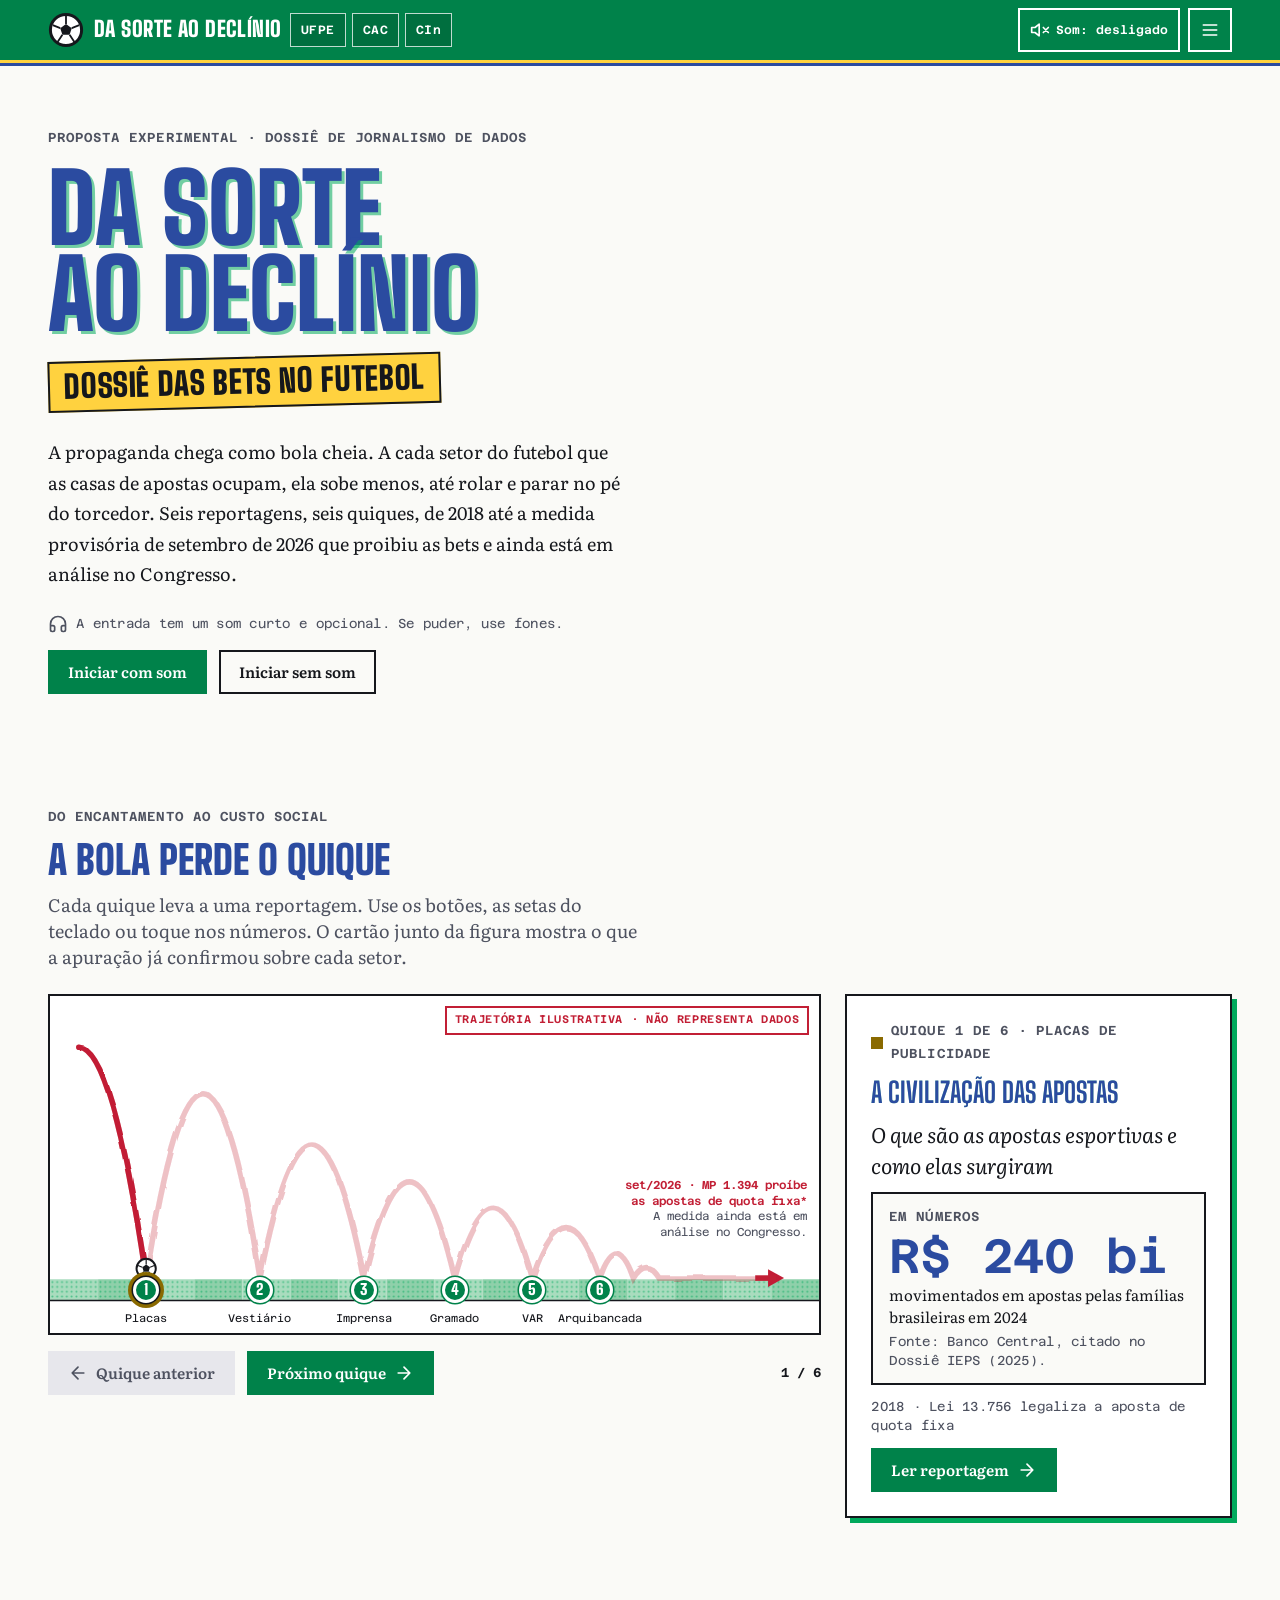
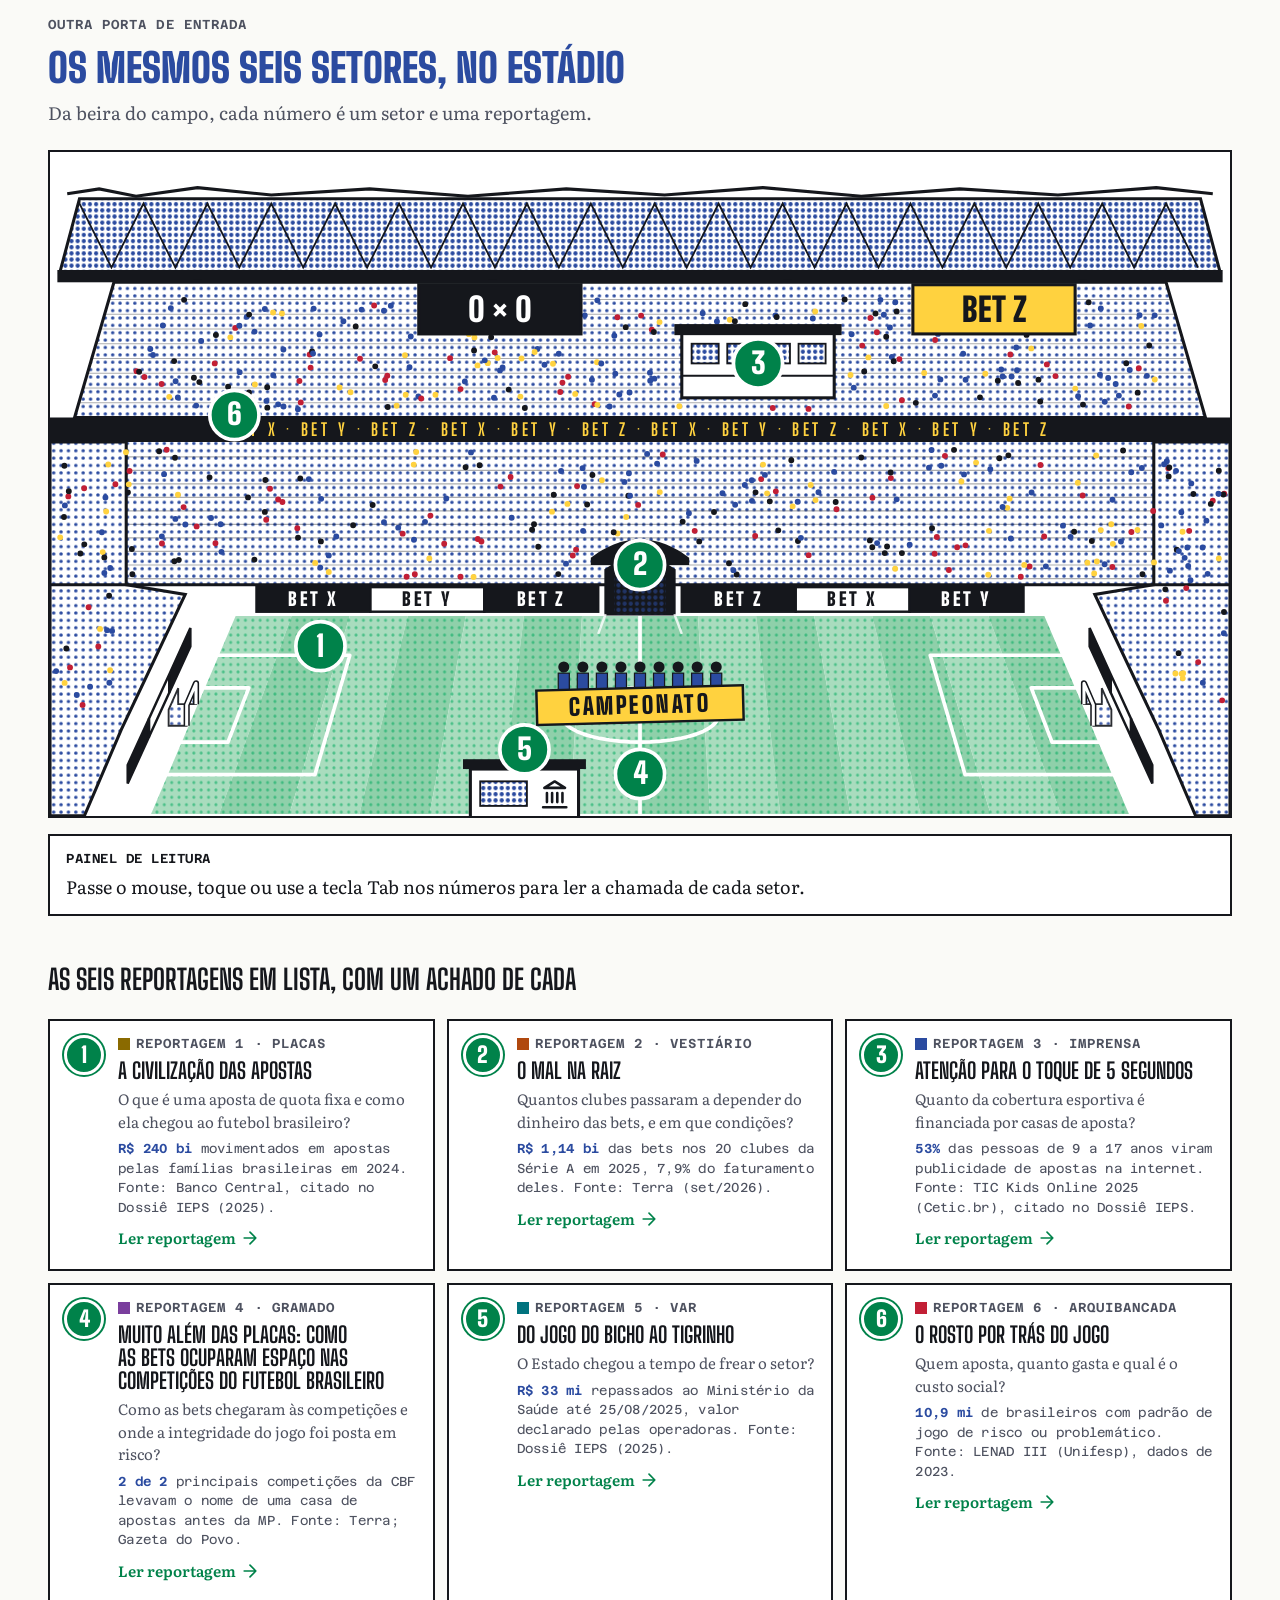
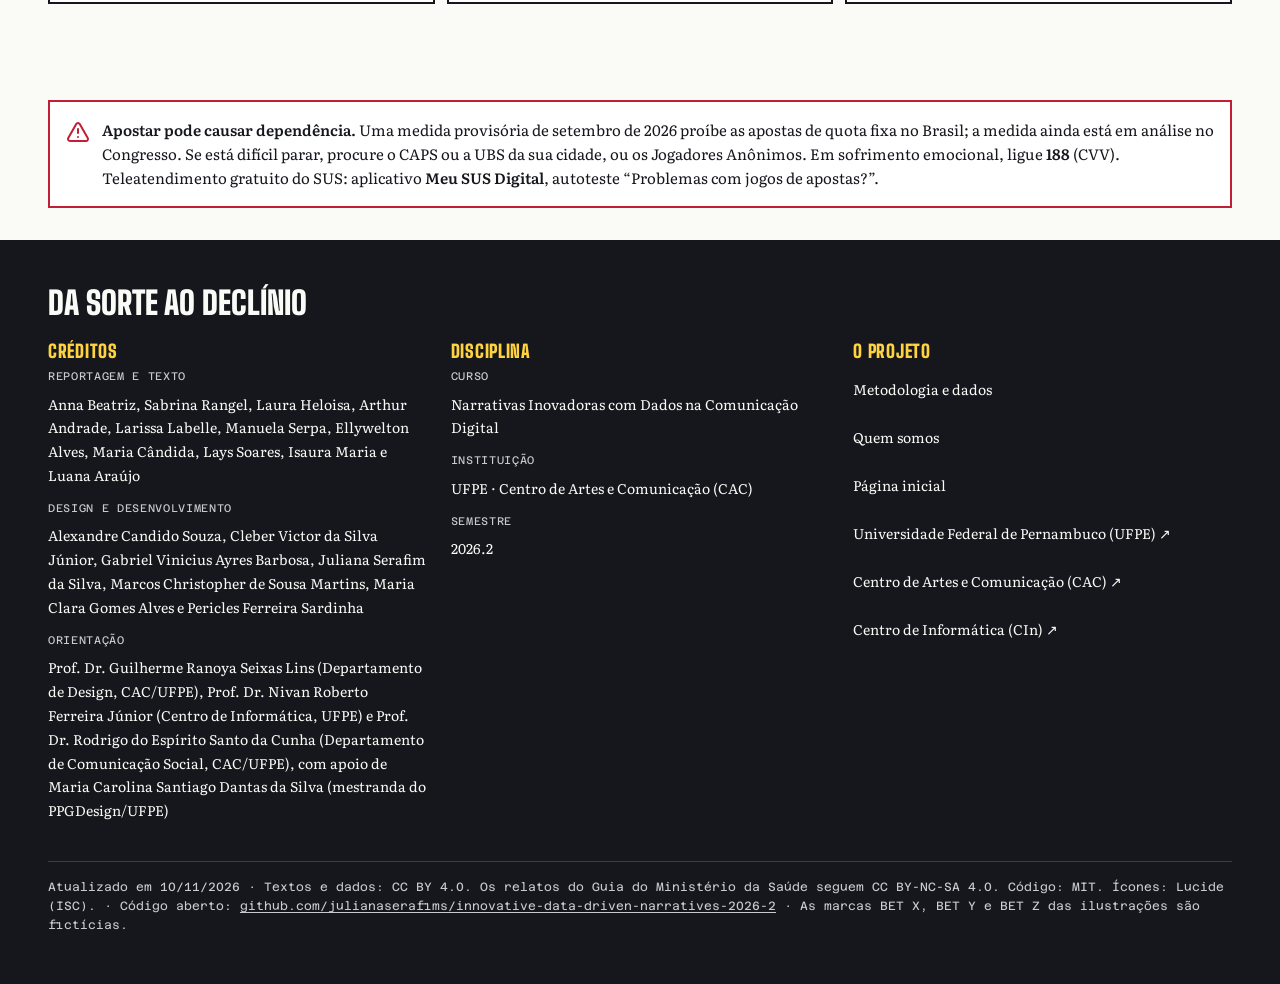
<file: index.html>
<!doctype html>
<html lang="pt-BR">
<head>
<meta charset="utf-8">
<meta name="viewport" content="width=device-width, initial-scale=1, viewport-fit=cover">
<title> Da Sorte ao Declínio </title>
<link rel="icon" href="assets/img/favicon.svg" type="image/svg+xml">
<link rel="icon" href="assets/img/favicon-32.png" sizes="32x32" type="image/png">
<link rel="apple-touch-icon" href="assets/img/apple-touch-icon.png">
<meta name="description" content="Dossiê de jornalismo de dados sobre as casas de apostas no futebol brasileiro, de 2018 a 2026.">
<link rel="preconnect" href="https://fonts.googleapis.com"><link rel="preconnect" href="https://fonts.gstatic.com" crossorigin>
<link rel="stylesheet" href="https://fonts.googleapis.com/css2?family=Big+Shoulders+Display:wght@700;900&family=Literata:ital,opsz,wght@0,7..72,400;0,7..72,600;1,7..72,400&family=Azeret+Mono:wght@400;600&display=swap" media="print" onload="this.media='all'">
<noscript><link rel="stylesheet" href="https://fonts.googleapis.com/css2?family=Big+Shoulders+Display:wght@700;900&family=Literata:ital,opsz,wght@0,7..72,400;0,7..72,600;1,7..72,400&family=Azeret+Mono:wght@400;600&display=swap"></noscript>
<link rel="stylesheet" href="assets/css/tokens.css">
<link rel="stylesheet" href="assets/css/site.css">
</head>
<body data-raiz="">
<!-- O cabeçalho, o menu, o aviso de jogo responsável e o rodapé são montados por assets/js/site.js
     a partir de assets/js/mapa-narrativo.js (edite os créditos lá, uma vez só). -->
<main id="conteudo" tabindex="-1">

  <!-- ============ 1. ENTRADA ============ -->
  <section class="hero" aria-labelledby="titulo">
    <div class="conteiner">
      <p class="eyebrow">Proposta experimental · Dossiê de jornalismo de dados</p>
      <h1 id="titulo" class="titulo-display">Da Sorte ao Declínio</h1>
      <p><span class="faixa">Dossiê das bets no futebol</span></p>
      <p class="intro">A propaganda chega como bola cheia. A cada setor do futebol que as casas de apostas ocupam, ela sobe menos, até rolar e parar no pé do torcedor. Seis reportagens, seis quiques, de 2018 até a medida provisória de setembro de 2026 que proibiu as bets e ainda está em análise no Congresso.</p>
      <p class="dica-fones legenda"><svg class="icone" viewBox="0 0 24 24" aria-hidden="true" focusable="false"><path d="M3 14h3a2 2 0 0 1 2 2v3a2 2 0 0 1-2 2H5a2 2 0 0 1-2-2v-7a9 9 0 0 1 18 0v7a2 2 0 0 1-2 2h-1a2 2 0 0 1-2-2v-3a2 2 0 0 1 2-2h3"/></svg> A entrada tem um som curto e opcional. Se puder, use fones.</p>
      <div class="botoes">
        <button class="btn btn-primario" type="button" data-iniciar="com-som">Iniciar com som</button>
        <button class="btn btn-secundario" type="button" data-iniciar="sem-som">Iniciar sem som</button>
      </div>
    </div>
  </section>

  <!-- ============ 2. A BOLA QUE PERDE O QUIQUE ============ -->
  <section id="trajetoria" class="secao" tabindex="-1" aria-labelledby="t-traj">
    <div class="conteiner">
      <div class="cab-secao">
        <p class="eyebrow">Do encantamento ao custo social</p>
        <h2 id="t-traj">A bola perde o quique</h2>
        <p class="linha-fina">Cada quique leva a uma reportagem. Use os botões, as setas do teclado ou toque nos números. O cartão junto da figura mostra o que a apuração já confirmou sobre cada setor.</p>
      </div>
      <div class="c-grade">
        <div>
          <div class="c-rolagem" id="c-rolagem">
            <div class="c-figura" id="figura" role="group" aria-label="Trajetória ilustrativa da bola, com seis quiques, um para cada reportagem">
              <span class="selo-ilustrativo">Trajetória ilustrativa · não representa dados</span>
              <svg id="svg-traj" viewBox="0 0 960 420" preserveAspectRatio="none" aria-hidden="true" focusable="false"></svg>
              <ol class="c-pontos" id="c-pontos"></ol>
              <p class="c-fim" id="c-fim"></p>
            </div>
          </div>
          <div class="c-controles">
            <button class="btn btn-secundario" type="button" id="btn-ant"><svg class="icone" viewBox="0 0 24 24" aria-hidden="true" focusable="false"><path d="M19 12H5M12 19l-7-7 7-7"/></svg> Quique anterior</button>
            <button class="btn btn-primario" type="button" id="btn-prox">Próximo quique <svg class="icone" viewBox="0 0 24 24" aria-hidden="true" focusable="false"><path d="M5 12h14M12 5l7 7-7 7"/></svg></button>
            <span class="contador" id="contador" aria-hidden="true"></span>
          </div>
        </div>
        <div class="c-cartao" id="cartao" aria-live="polite"></div>
      </div>
    </div>
  </section>

  <!-- ============ 3. O MESMO DOSSIÊ VISTO DO ESTÁDIO + LISTA ============ -->
  <section class="secao" id="estadio" aria-labelledby="t-estadio">
    <div class="conteiner">
      <div class="cab-secao">
        <p class="eyebrow">Outra porta de entrada</p>
        <h2 id="t-estadio">Os mesmos seis setores, no estádio</h2>
        <p class="linha-fina">Da beira do campo, cada número é um setor e uma reportagem.</p>
      </div>
      <div class="estadio-rolagem" id="rolagem">
        <svg id="svg-estadio" class="estadio-svg" viewBox="0 0 960 540" role="group"></svg>
      </div>
      <div class="painel-leitura" id="painel" aria-live="polite">
        <span class="pl-cab">Painel de leitura</span>
        <span class="pl-txt">Passe o mouse, toque ou use a tecla Tab nos números para ler a chamada de cada setor.</span>
      </div>
      <h3 class="lista-tit">As seis reportagens em lista, com um achado de cada</h3>
      <ol class="lista-reportagens" id="lista"></ol>
    </div>
  </section>
</main>
<script src="assets/js/mapa-narrativo.js"></script>
<script src="assets/js/site.js"></script>
<script src="assets/js/home.js"></script>
<script>
/* tudo o que a home faz está em assets/js/home.js */
</script>
</body>
</html>
</file>
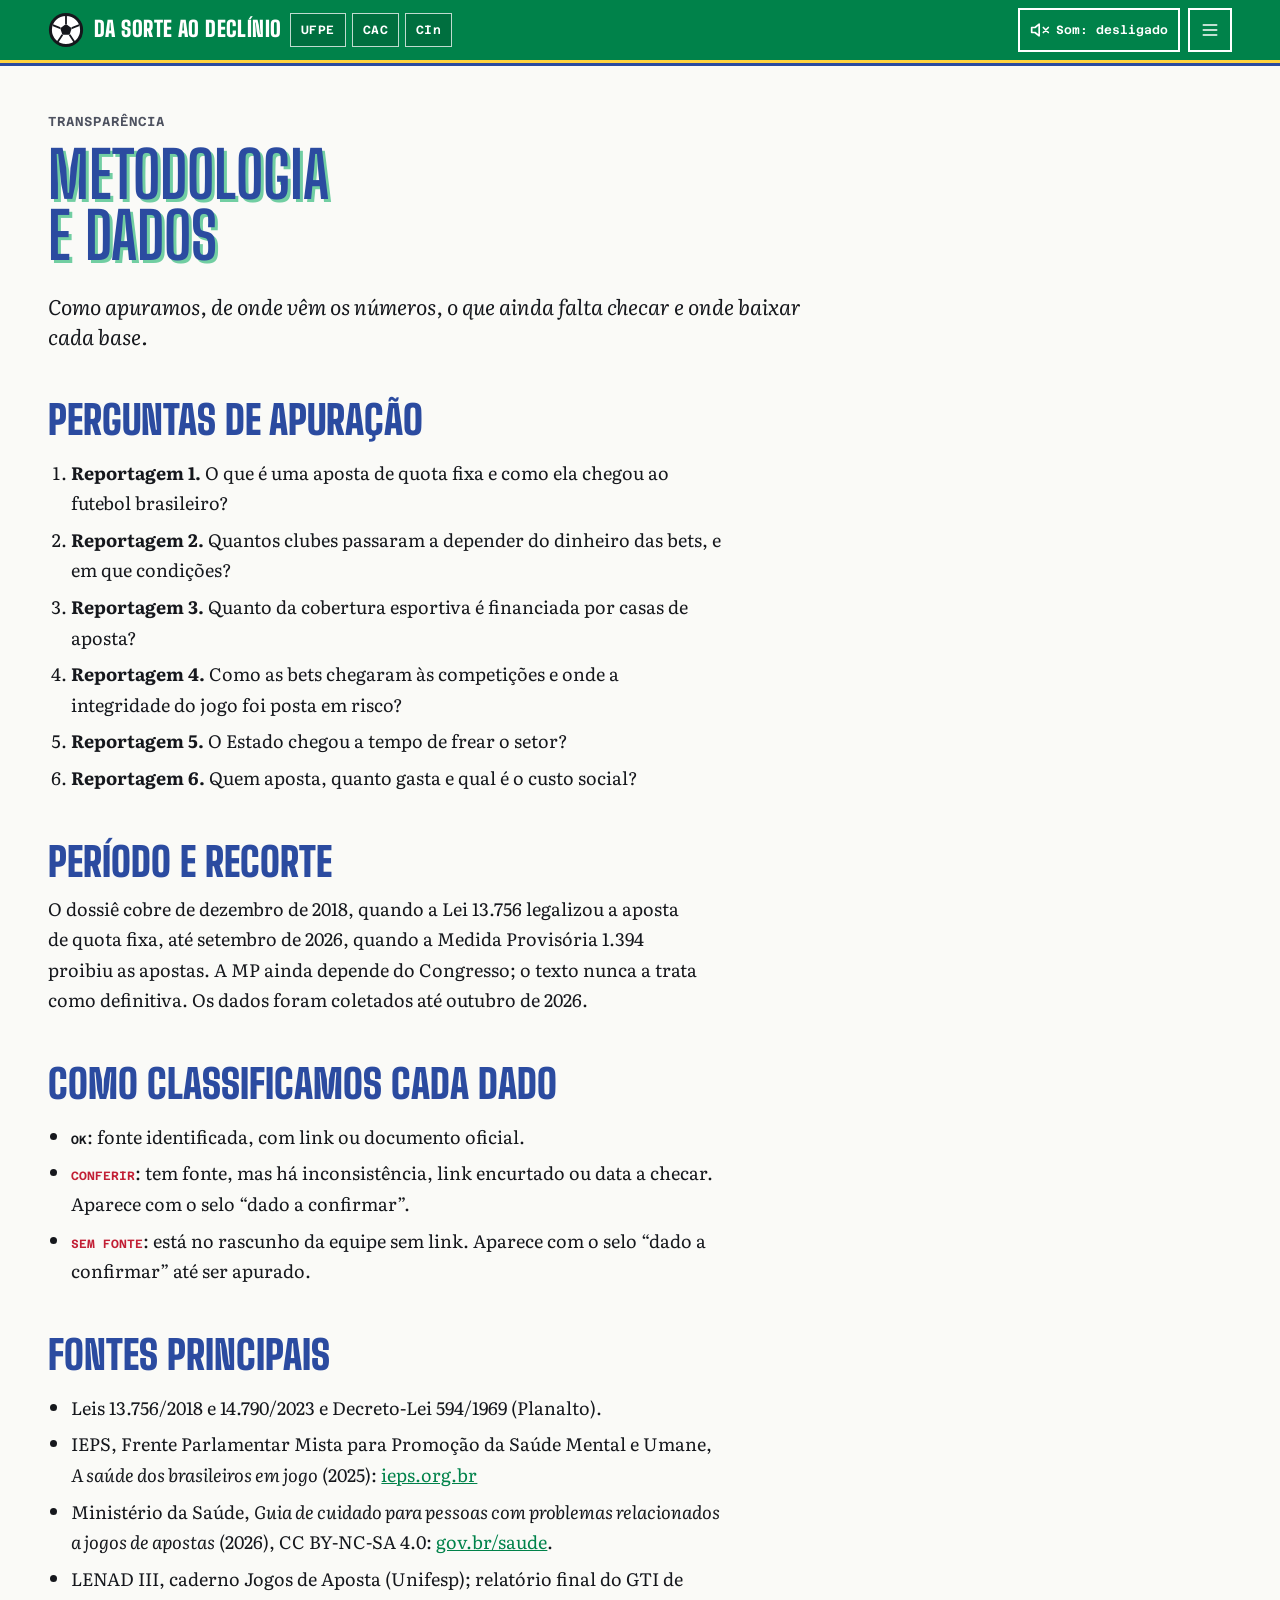
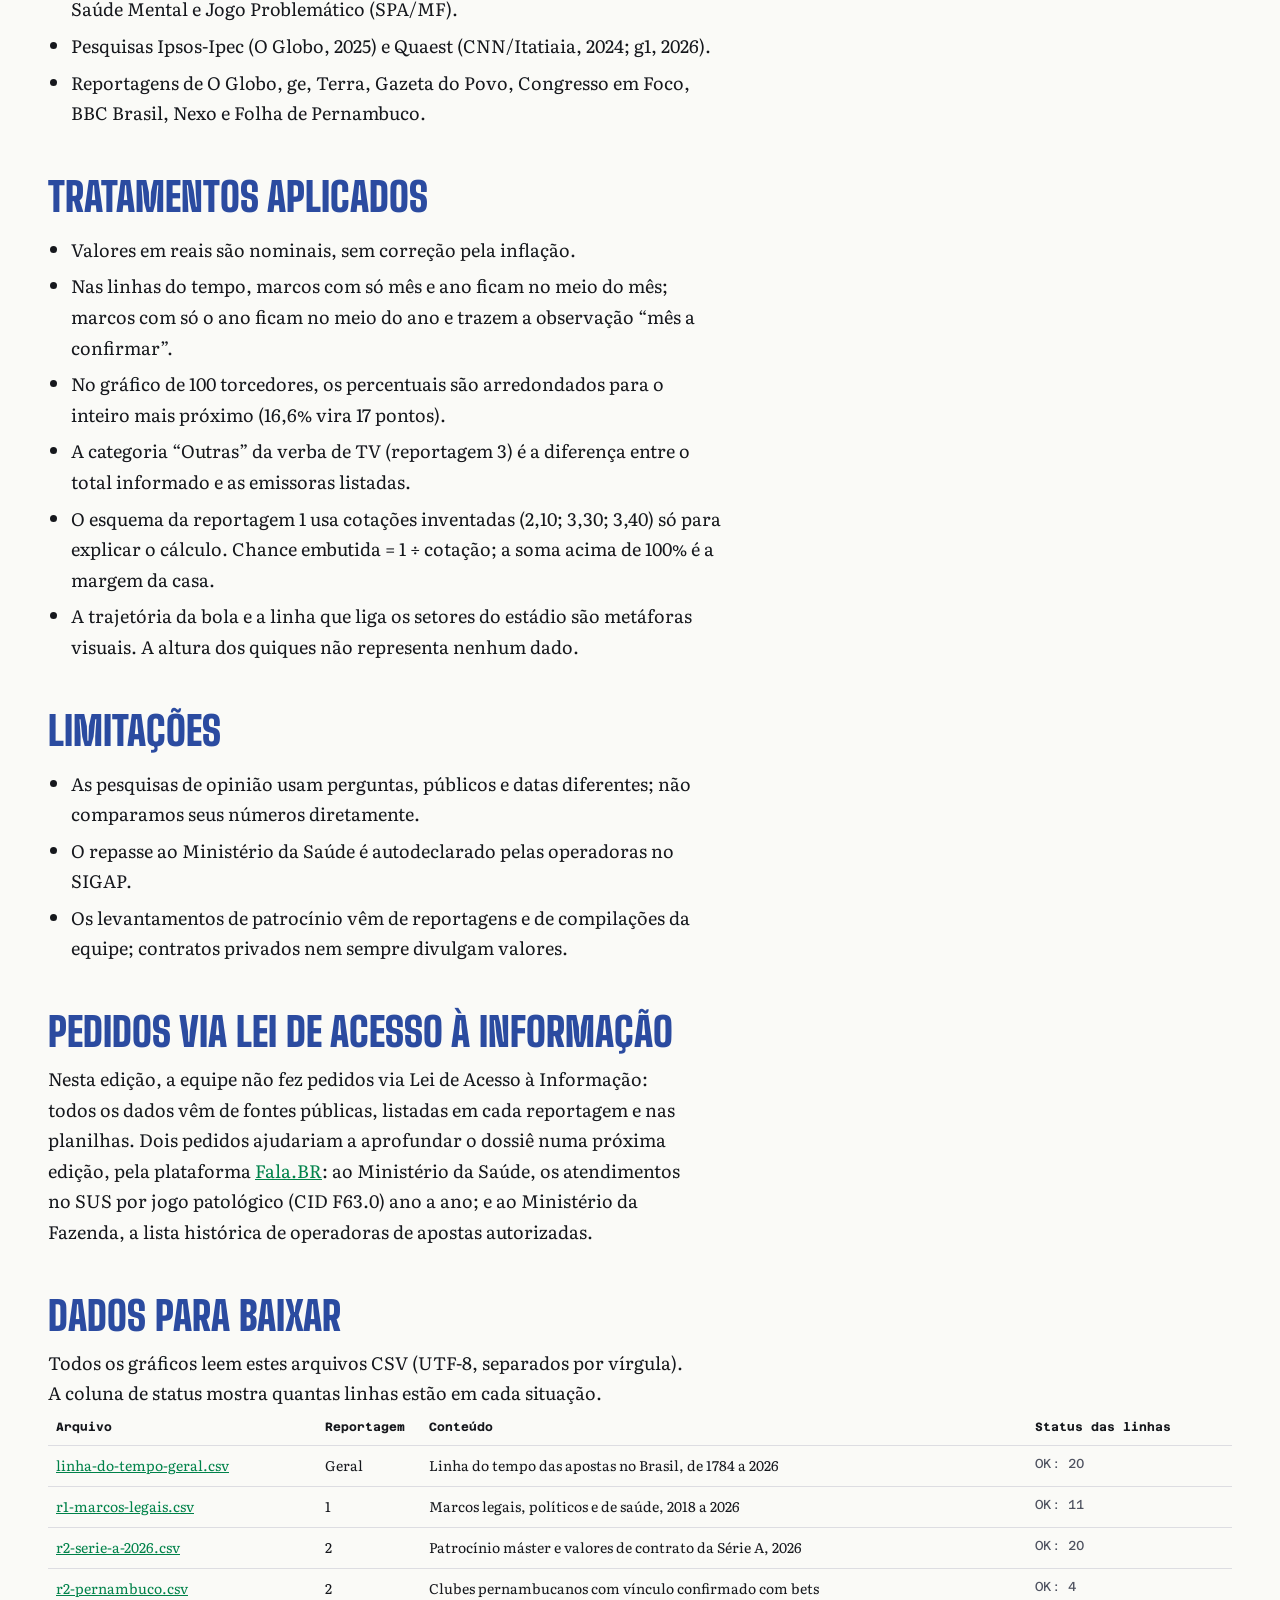
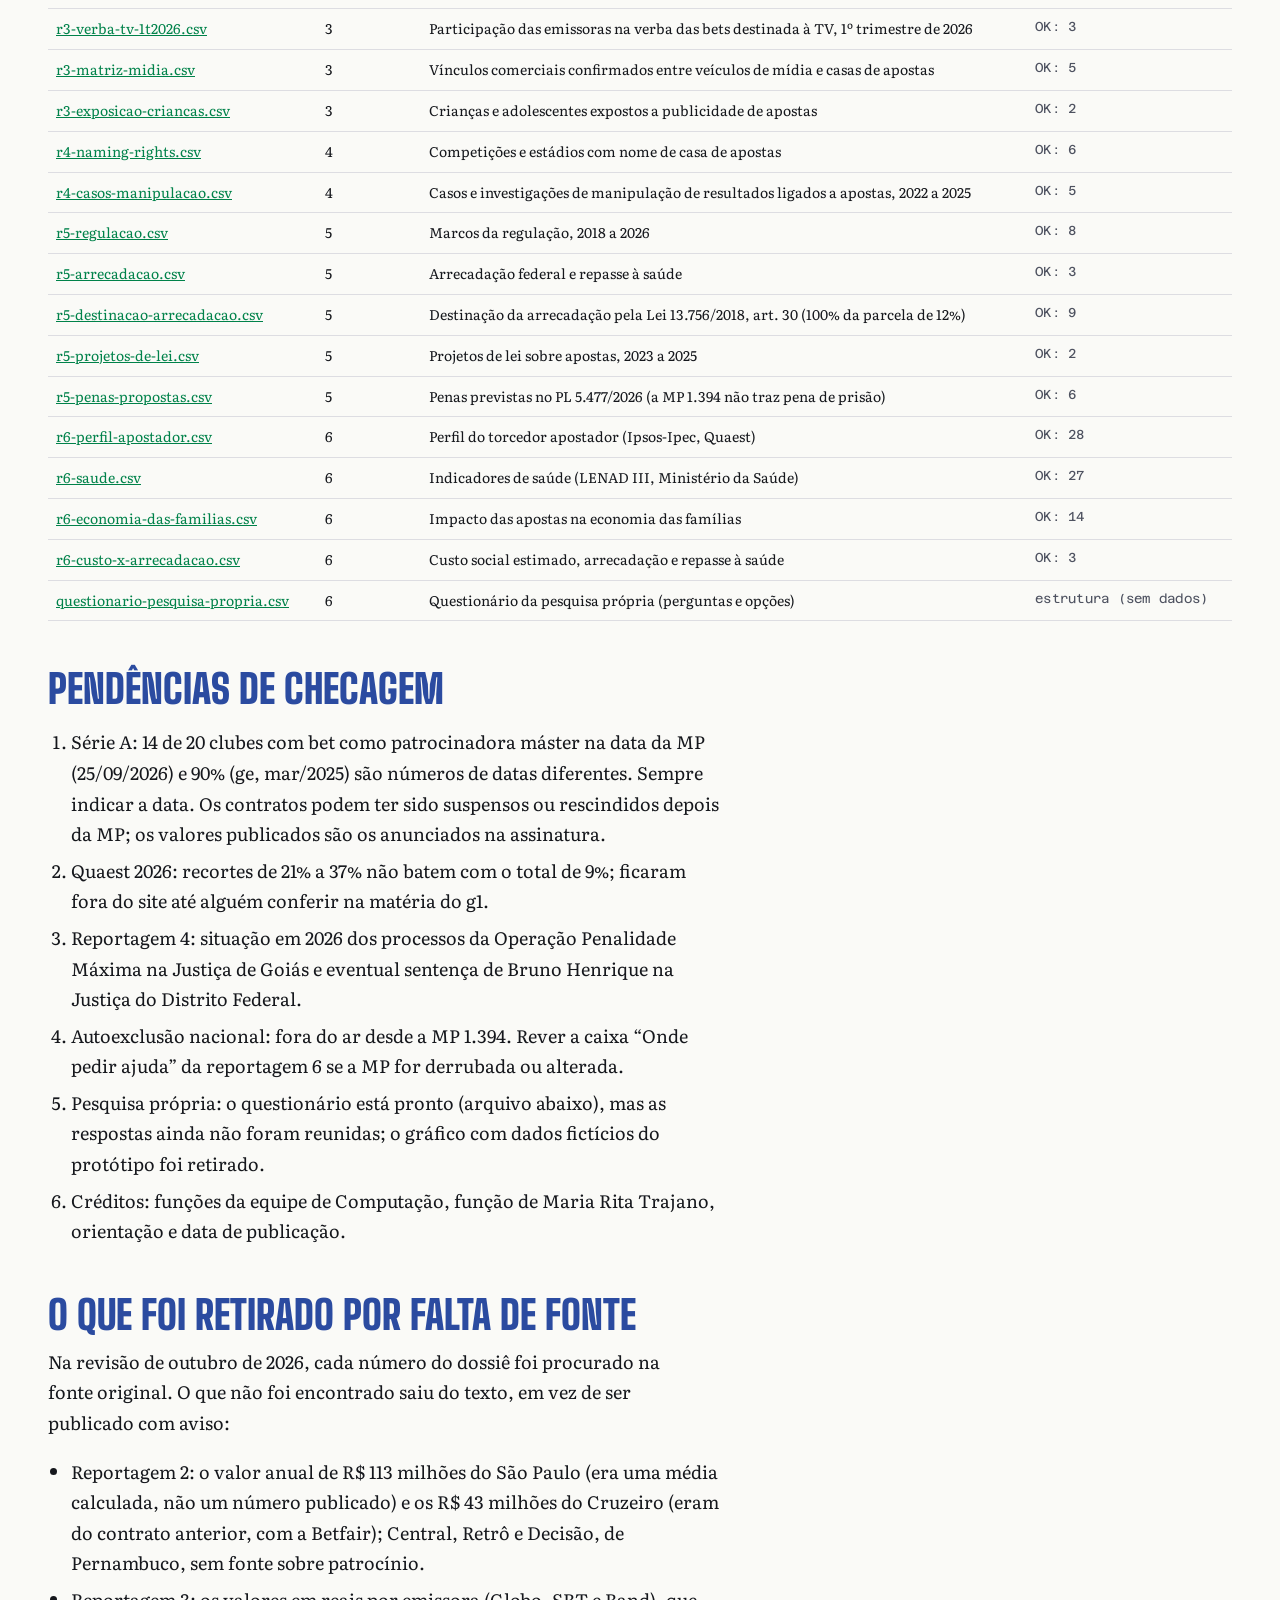
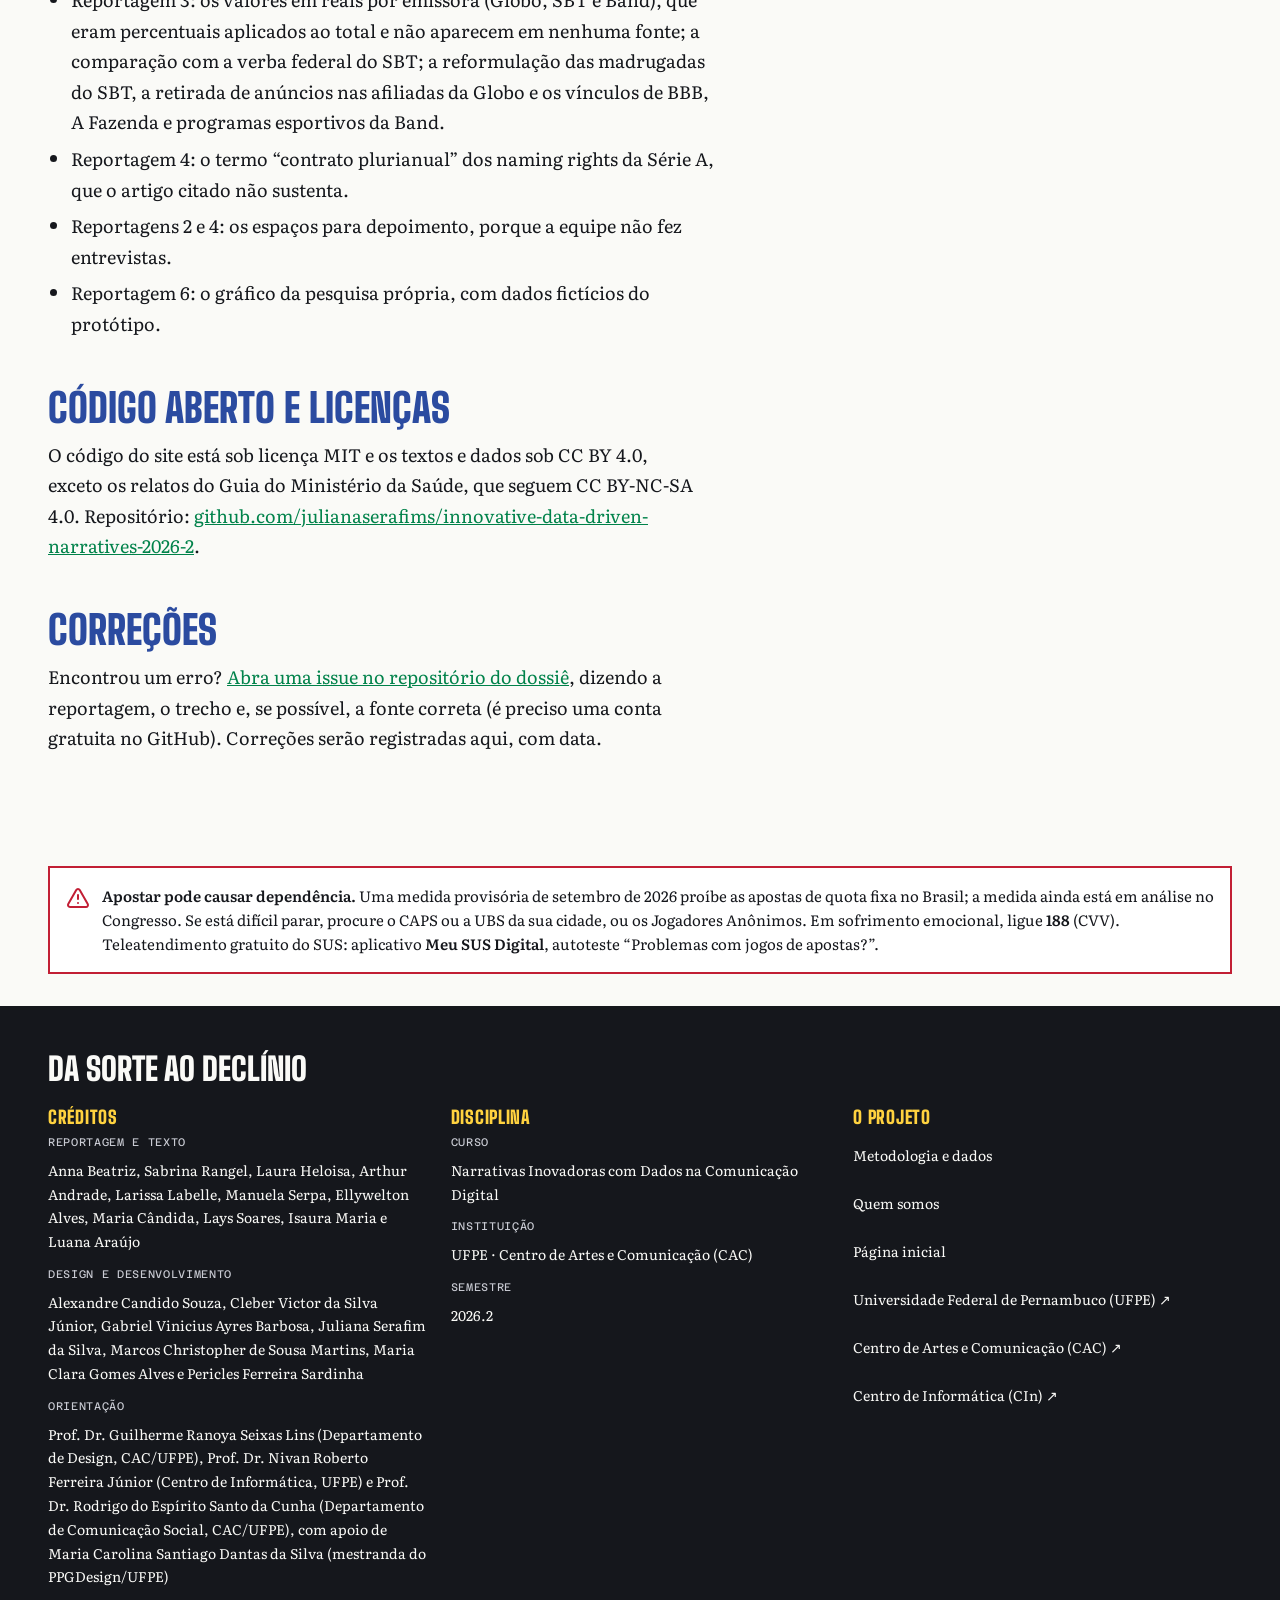
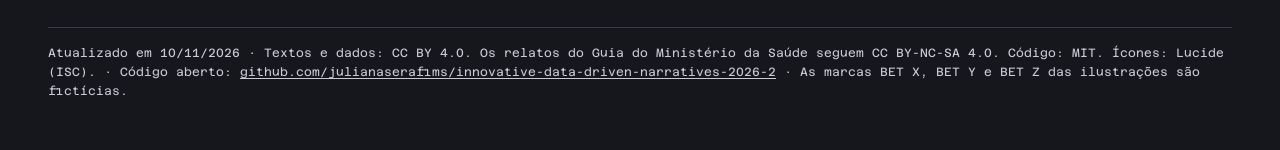
<file: metodologia.html>
<!doctype html>
<html lang="pt-BR">
<head>
<meta charset="utf-8">
<meta name="viewport" content="width=device-width, initial-scale=1, viewport-fit=cover">
<title>Metodologia e Dados · Da Sorte ao Declínio</title>
<link rel="icon" href="assets/img/favicon.svg" type="image/svg+xml">
<link rel="icon" href="assets/img/favicon-32.png" sizes="32x32" type="image/png">
<link rel="apple-touch-icon" href="assets/img/apple-touch-icon.png">
<meta name="description" content="Metodologia, fontes, pendências e dados abertos do dossiê Da Sorte ao Declínio.">
<link rel="preconnect" href="https://fonts.googleapis.com"><link rel="preconnect" href="https://fonts.gstatic.com" crossorigin>
<link rel="stylesheet" href="https://fonts.googleapis.com/css2?family=Big+Shoulders+Display:wght@700;900&family=Literata:ital,opsz,wght@0,7..72,400;0,7..72,600;1,7..72,400&family=Azeret+Mono:wght@400;600&display=swap" media="print" onload="this.media='all'">
<noscript><link rel="stylesheet" href="https://fonts.googleapis.com/css2?family=Big+Shoulders+Display:wght@700;900&family=Literata:ital,opsz,wght@0,7..72,400;0,7..72,600;1,7..72,400&family=Azeret+Mono:wght@400;600&display=swap"></noscript>
<link rel="stylesheet" href="assets/css/tokens.css">
<link rel="stylesheet" href="assets/css/site.css">
</head>
<body data-raiz="">
<!-- O cabeçalho, o menu, o aviso de jogo responsável e o rodapé são montados por assets/js/site.js
     a partir de assets/js/mapa-narrativo.js (edite os créditos lá, uma vez só). -->
<main id="conteudo" tabindex="-1" class="pagina-simples">
  <div class="conteiner">
    <p class="eyebrow">Transparência</p>
    <h1>Metodologia e dados</h1>
    <p class="linha-fina">Como apuramos, de onde vêm os números, o que ainda falta checar e onde baixar cada base.</p>

    <h2>Perguntas de apuração</h2>
    <ol><li><strong>Reportagem 1.</strong> O que é uma aposta de quota fixa e como ela chegou ao futebol brasileiro?</li>
<li><strong>Reportagem 2.</strong> Quantos clubes passaram a depender do dinheiro das bets, e em que condições?</li>
<li><strong>Reportagem 3.</strong> Quanto da cobertura esportiva é financiada por casas de aposta?</li>
<li><strong>Reportagem 4.</strong> Como as bets chegaram às competições e onde a integridade do jogo foi posta em risco?</li>
<li><strong>Reportagem 5.</strong> O Estado chegou a tempo de frear o setor?</li>
<li><strong>Reportagem 6.</strong> Quem aposta, quanto gasta e qual é o custo social?</li></ol>

    <h2>Período e recorte</h2>
    <p>O dossiê cobre de dezembro de 2018, quando a Lei 13.756 legalizou a aposta de quota fixa, até setembro de 2026, quando a Medida Provisória 1.394 proibiu as apostas. A MP ainda depende do Congresso; o texto nunca a trata como definitiva. Os dados foram coletados até outubro de 2026.</p>

    <h2>Como classificamos cada dado</h2>
    <ul>
      <li><span class="status-ok">OK</span>: fonte identificada, com link ou documento oficial.</li>
      <li><span class="status-conferir">CONFERIR</span>: tem fonte, mas há inconsistência, link encurtado ou data a checar. Aparece com o selo “dado a confirmar”.</li>
      <li><span class="status-sem">SEM FONTE</span>: está no rascunho da equipe sem link. Aparece com o selo “dado a confirmar” até ser apurado.</li>
    </ul>

    <h2>Fontes principais</h2>
    <ul>
      <li>Leis 13.756/2018 e 14.790/2023 e Decreto-Lei 594/1969 (Planalto).</li>
      <li>IEPS, Frente Parlamentar Mista para Promoção da Saúde Mental e Umane, <i>A saúde dos brasileiros em jogo</i> (2025): <a href="https://ieps.org.br/saude-brasileiros-em-jogo-bets-apostas-impactos-saude/">ieps.org.br</a></li>
      <li>Ministério da Saúde, <i>Guia de cuidado para pessoas com problemas relacionados a jogos de apostas</i> (2026), CC BY-NC-SA 4.0: <a href="https://www.gov.br/saude/pt-br/centrais-de-conteudo/publicacoes/guias-e-manuais/2026/guia-de-cuidado-para-pessoas-com-problemas-relacionados-a-jogos-de-apostas.pdf/view">gov.br/saude</a>.</li>
      <li>LENAD III, caderno Jogos de Aposta (Unifesp); relatório final do GTI de Saúde Mental e Jogo Problemático (SPA/MF).</li>
      <li>Pesquisas Ipsos-Ipec (O Globo, 2025) e Quaest (CNN/Itatiaia, 2024; g1, 2026).</li>
      <li>Reportagens de O Globo, ge, Terra, Gazeta do Povo, Congresso em Foco, BBC Brasil, Nexo e Folha de Pernambuco.</li>
    </ul>

    <h2>Tratamentos aplicados</h2>
    <ul>
      <li>Valores em reais são nominais, sem correção pela inflação.</li>
      <li>Nas linhas do tempo, marcos com só mês e ano ficam no meio do mês; marcos com só o ano ficam no meio do ano e trazem a observação “mês a confirmar”.</li>
      <li>No gráfico de 100 torcedores, os percentuais são arredondados para o inteiro mais próximo (16,6% vira 17 pontos).</li>
      <li>A categoria “Outras” da verba de TV (reportagem 3) é a diferença entre o total informado e as emissoras listadas.</li>
      <li>O esquema da reportagem 1 usa cotações inventadas (2,10; 3,30; 3,40) só para explicar o cálculo. Chance embutida = 1 ÷ cotação; a soma acima de 100% é a margem da casa.</li>
      <li>A trajetória da bola e a linha que liga os setores do estádio são metáforas visuais. A altura dos quiques não representa nenhum dado.</li>
    </ul>

    <h2>Limitações</h2>
    <ul>
      <li>As pesquisas de opinião usam perguntas, públicos e datas diferentes; não comparamos seus números diretamente.</li>
      <li>O repasse ao Ministério da Saúde é autodeclarado pelas operadoras no SIGAP.</li>
      <li>Os levantamentos de patrocínio vêm de reportagens e de compilações da equipe; contratos privados nem sempre divulgam valores.</li>
    </ul>

    <h2>Pedidos via Lei de Acesso à Informação</h2>
    <p>Nesta edição, a equipe não fez pedidos via Lei de Acesso à Informação: todos os dados vêm de fontes públicas, listadas em cada reportagem e nas planilhas. Dois pedidos ajudariam a aprofundar o dossiê numa próxima edição, pela plataforma <a href="https://falabr.cgu.gov.br/">Fala.BR</a>: ao Ministério da Saúde, os atendimentos no SUS por jogo patológico (CID F63.0) ano a ano; e ao Ministério da Fazenda, a lista histórica de operadoras de apostas autorizadas.</p>

    <h2 id="dados">Dados para baixar</h2>
    <p>Todos os gráficos leem estes arquivos CSV (UTF-8, separados por vírgula). A coluna de status mostra quantas linhas estão em cada situação.</p>
    <div class="tab-rolagem">
      <table class="tabela-metod">
        <thead><tr><th scope="col">Arquivo</th><th scope="col">Reportagem</th><th scope="col">Conteúdo</th><th scope="col">Status das linhas</th></tr></thead>
        <tbody><tr><td><a href="data/linha-do-tempo-geral.csv" download>linha-do-tempo-geral.csv</a></td><td>Geral</td><td>Linha do tempo das apostas no Brasil, de 1784 a 2026</td><td class="legenda">OK: 20</td></tr>
<tr><td><a href="data/r1-marcos-legais.csv" download>r1-marcos-legais.csv</a></td><td>1</td><td>Marcos legais, políticos e de saúde, 2018 a 2026</td><td class="legenda">OK: 11</td></tr>
<tr><td><a href="data/r2-serie-a-2026.csv" download>r2-serie-a-2026.csv</a></td><td>2</td><td>Patrocínio máster e valores de contrato da Série A, 2026</td><td class="legenda">OK: 20</td></tr>
<tr><td><a href="data/r2-pernambuco.csv" download>r2-pernambuco.csv</a></td><td>2</td><td>Clubes pernambucanos com vínculo confirmado com bets</td><td class="legenda">OK: 4</td></tr>
<tr><td><a href="data/r3-verba-tv-1t2026.csv" download>r3-verba-tv-1t2026.csv</a></td><td>3</td><td>Participação das emissoras na verba das bets destinada à TV, 1º trimestre de 2026</td><td class="legenda">OK: 3</td></tr>
<tr><td><a href="data/r3-matriz-midia.csv" download>r3-matriz-midia.csv</a></td><td>3</td><td>Vínculos comerciais confirmados entre veículos de mídia e casas de apostas</td><td class="legenda">OK: 5</td></tr>
<tr><td><a href="data/r3-exposicao-criancas.csv" download>r3-exposicao-criancas.csv</a></td><td>3</td><td>Crianças e adolescentes expostos a publicidade de apostas</td><td class="legenda">OK: 2</td></tr>
<tr><td><a href="data/r4-naming-rights.csv" download>r4-naming-rights.csv</a></td><td>4</td><td>Competições e estádios com nome de casa de apostas</td><td class="legenda">OK: 6</td></tr>
<tr><td><a href="data/r4-casos-manipulacao.csv" download>r4-casos-manipulacao.csv</a></td><td>4</td><td>Casos e investigações de manipulação de resultados ligados a apostas, 2022 a 2025</td><td class="legenda">OK: 5</td></tr>
<tr><td><a href="data/r5-regulacao.csv" download>r5-regulacao.csv</a></td><td>5</td><td>Marcos da regulação, 2018 a 2026</td><td class="legenda">OK: 8</td></tr>
<tr><td><a href="data/r5-arrecadacao.csv" download>r5-arrecadacao.csv</a></td><td>5</td><td>Arrecadação federal e repasse à saúde</td><td class="legenda">OK: 3</td></tr>
<tr><td><a href="data/r5-destinacao-arrecadacao.csv" download>r5-destinacao-arrecadacao.csv</a></td><td>5</td><td>Destinação da arrecadação pela Lei 13.756/2018, art. 30 (100% da parcela de 12%)</td><td class="legenda">OK: 9</td></tr>
<tr><td><a href="data/r5-projetos-de-lei.csv" download>r5-projetos-de-lei.csv</a></td><td>5</td><td>Projetos de lei sobre apostas, 2023 a 2025</td><td class="legenda">OK: 2</td></tr>
<tr><td><a href="data/r5-penas-propostas.csv" download>r5-penas-propostas.csv</a></td><td>5</td><td>Penas previstas no PL 5.477/2026 (a MP 1.394 não traz pena de prisão)</td><td class="legenda">OK: 6</td></tr>
<tr><td><a href="data/r6-perfil-apostador.csv" download>r6-perfil-apostador.csv</a></td><td>6</td><td>Perfil do torcedor apostador (Ipsos-Ipec, Quaest)</td><td class="legenda">OK: 28</td></tr>
<tr><td><a href="data/r6-saude.csv" download>r6-saude.csv</a></td><td>6</td><td>Indicadores de saúde (LENAD III, Ministério da Saúde)</td><td class="legenda">OK: 27</td></tr>
<tr><td><a href="data/r6-economia-das-familias.csv" download>r6-economia-das-familias.csv</a></td><td>6</td><td>Impacto das apostas na economia das famílias</td><td class="legenda">OK: 14</td></tr>
<tr><td><a href="data/r6-custo-x-arrecadacao.csv" download>r6-custo-x-arrecadacao.csv</a></td><td>6</td><td>Custo social estimado, arrecadação e repasse à saúde</td><td class="legenda">OK: 3</td></tr>
<tr><td><a href="data/questionario-pesquisa-propria.csv" download>questionario-pesquisa-propria.csv</a></td><td>6</td><td>Questionário da pesquisa própria (perguntas e opções)</td><td class="legenda">estrutura (sem dados)</td></tr></tbody>
      </table>
    </div>

    <h2>Pendências de checagem</h2>
    <ol><li>Série A: 14 de 20 clubes com bet como patrocinadora máster na data da MP (25/09/2026) e 90% (ge, mar/2025) são números de datas diferentes. Sempre indicar a data. Os contratos podem ter sido suspensos ou rescindidos depois da MP; os valores publicados são os anunciados na assinatura.</li>
<li>Quaest 2026: recortes de 21% a 37% não batem com o total de 9%; ficaram fora do site até alguém conferir na matéria do g1.</li>
<li>Reportagem 4: situação em 2026 dos processos da Operação Penalidade Máxima na Justiça de Goiás e eventual sentença de Bruno Henrique na Justiça do Distrito Federal.</li>
<li>Autoexclusão nacional: fora do ar desde a MP 1.394. Rever a caixa “Onde pedir ajuda” da reportagem 6 se a MP for derrubada ou alterada.</li>
<li>Pesquisa própria: o questionário está pronto (arquivo abaixo), mas as respostas ainda não foram reunidas; o gráfico com dados fictícios do protótipo foi retirado.</li>
<li>Créditos: funções da equipe de Computação, função de Maria Rita Trajano, orientação e data de publicação.</li></ol>

    <h2>O que foi retirado por falta de fonte</h2>
    <p>Na revisão de outubro de 2026, cada número do dossiê foi procurado na fonte original. O que não foi encontrado saiu do texto, em vez de ser publicado com aviso:</p>
    <ul>
      <li>Reportagem 2: o valor anual de R$ 113 milhões do São Paulo (era uma média calculada, não um número publicado) e os R$ 43 milhões do Cruzeiro (eram do contrato anterior, com a Betfair); Central, Retrô e Decisão, de Pernambuco, sem fonte sobre patrocínio.</li>
      <li>Reportagem 3: os valores em reais por emissora (Globo, SBT e Band), que eram percentuais aplicados ao total e não aparecem em nenhuma fonte; a comparação com a verba federal do SBT; a reformulação das madrugadas do SBT, a retirada de anúncios nas afiliadas da Globo e os vínculos de BBB, A Fazenda e programas esportivos da Band.</li>
      <li>Reportagem 4: o termo “contrato plurianual” dos naming rights da Série A, que o artigo citado não sustenta.</li>
      <li>Reportagens 2 e 4: os espaços para depoimento, porque a equipe não fez entrevistas.</li>
      <li>Reportagem 6: o gráfico da pesquisa própria, com dados fictícios do protótipo.</li>
    </ul>

    <h2>Código aberto e licenças</h2>
    <p>O código do site está sob licença MIT e os textos e dados sob CC BY 4.0, exceto os relatos do Guia do Ministério da Saúde, que seguem CC BY-NC-SA 4.0. Repositório: <a href="https://github.com/julianaserafims/innovative-data-driven-narratives-2026-2">github.com/julianaserafims/innovative-data-driven-narratives-2026-2</a>.</p>

    <h2>Correções</h2>
    <p>Encontrou um erro? <a href="https://github.com/julianaserafims/innovative-data-driven-narratives-2026-2/issues/new">Abra uma issue no repositório do dossiê</a>, dizendo a reportagem, o trecho e, se possível, a fonte correta (é preciso uma conta gratuita no GitHub). Correções serão registradas aqui, com data.</p>
  </div>
</main>
<script src="assets/js/mapa-narrativo.js"></script>
<script src="assets/js/site.js"></script>
<script>
iniciarComum();
</script>
</body>
</html>
</file>
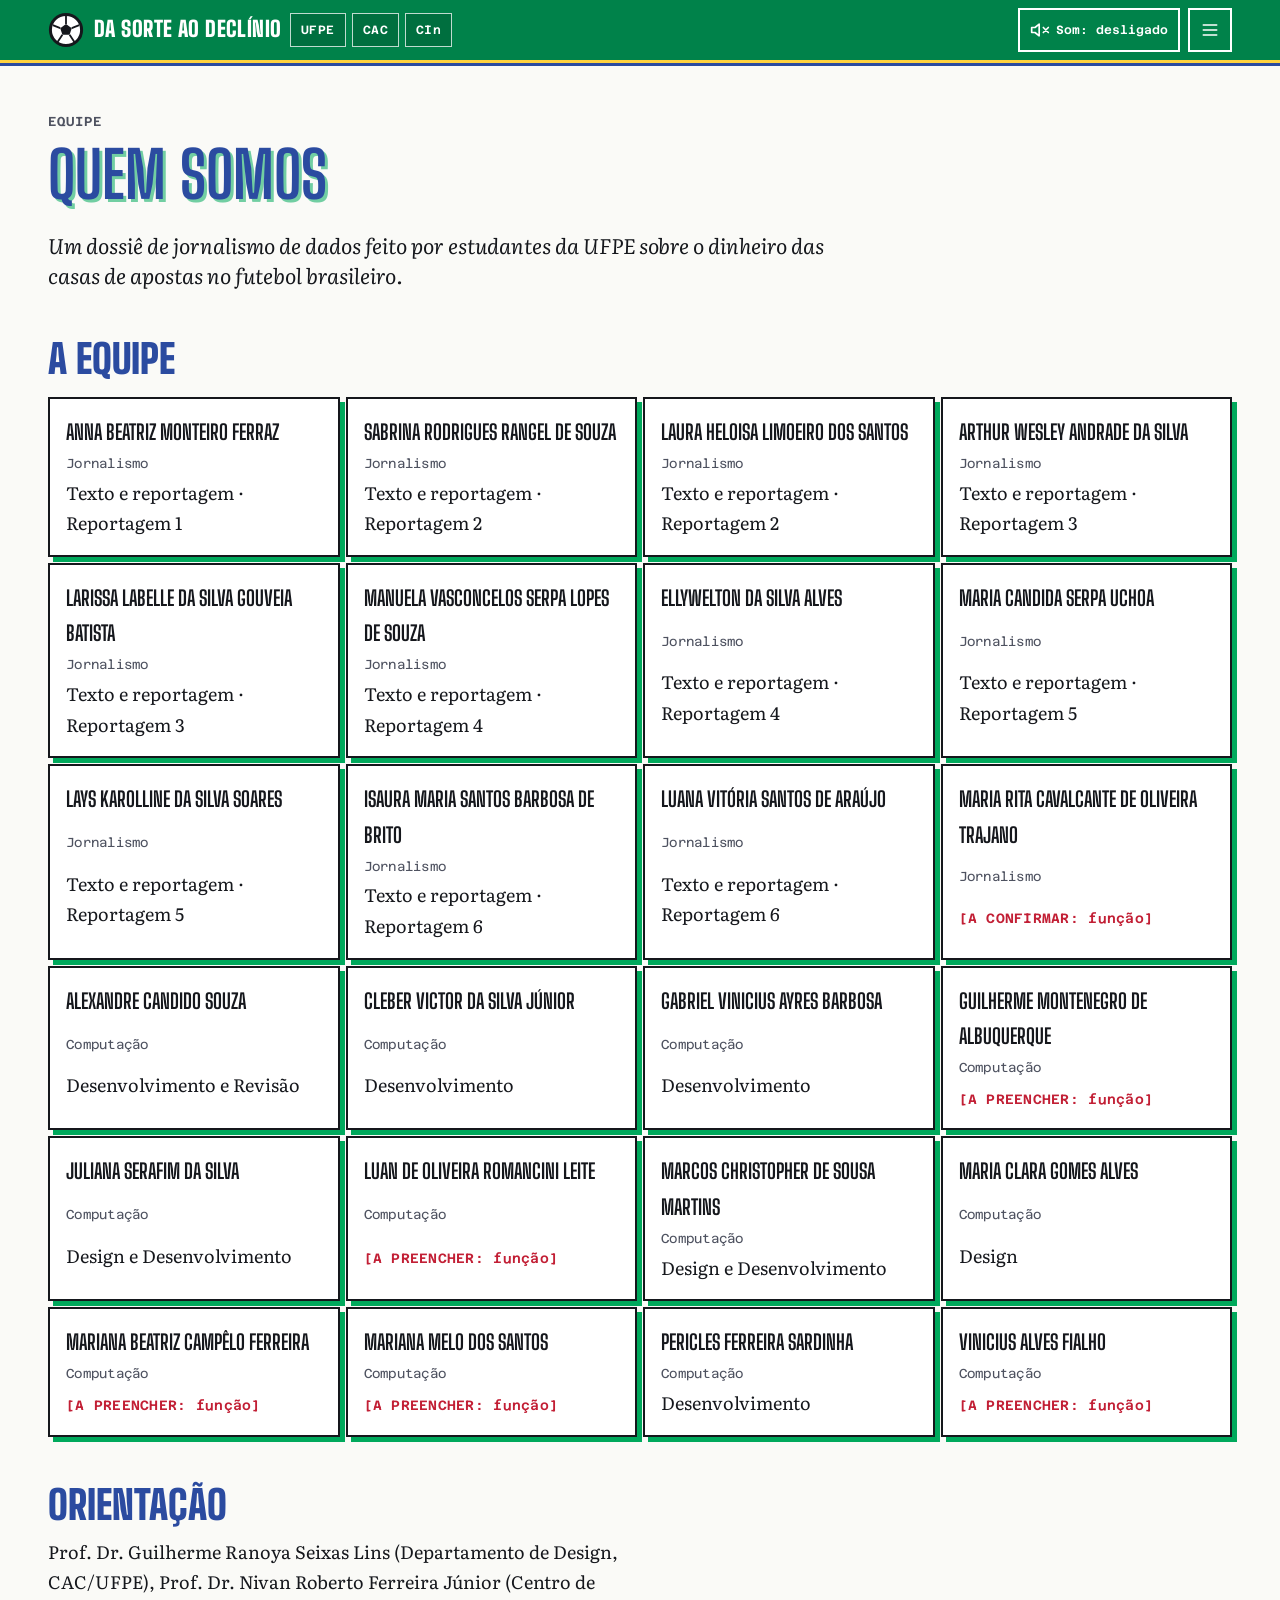
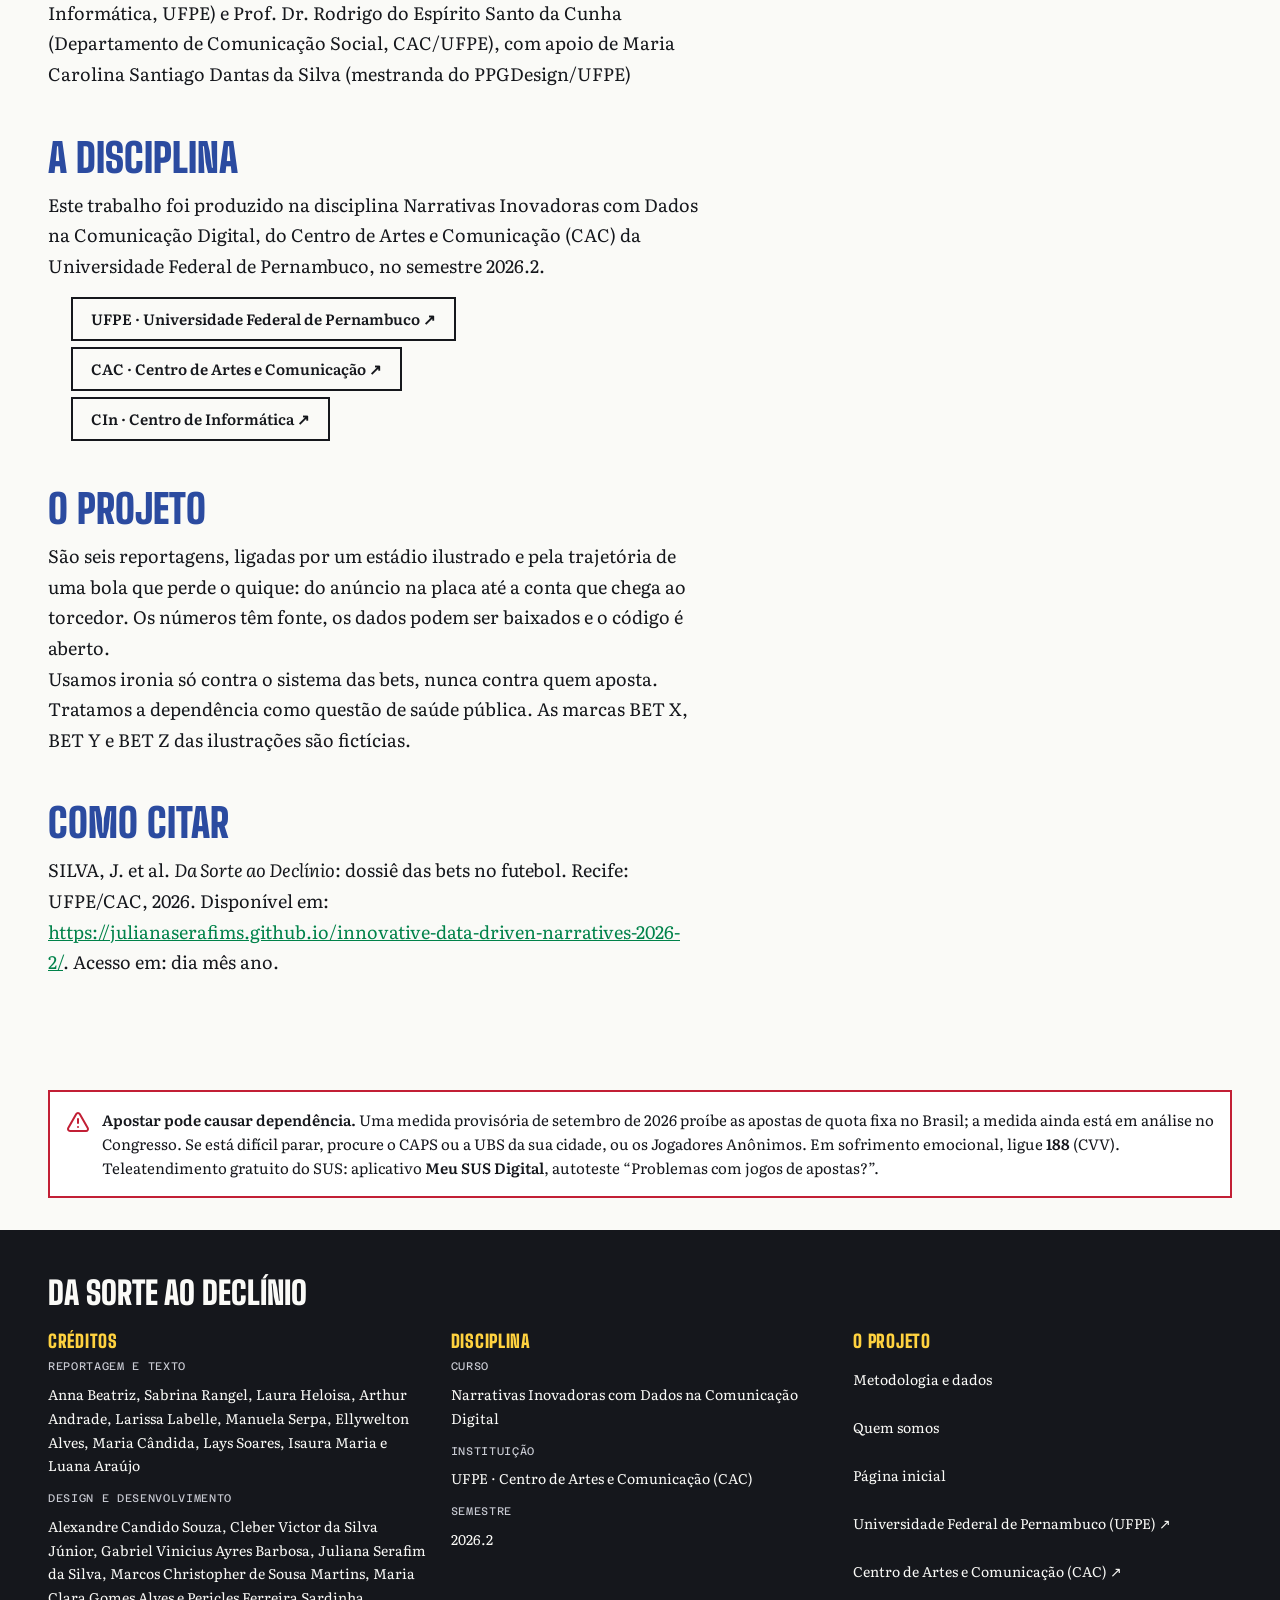
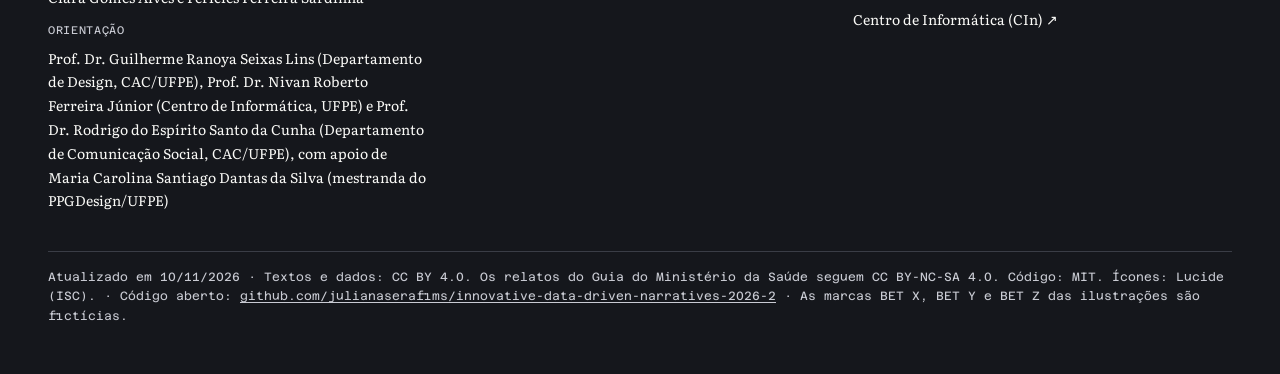
<file: quem-somos.html>
<!doctype html>
<html lang="pt-BR">
<head>
<meta charset="utf-8">
<meta name="viewport" content="width=device-width, initial-scale=1, viewport-fit=cover">
<title>Quem Somos · Da Sorte ao Declínio</title>
<link rel="icon" href="assets/img/favicon.svg" type="image/svg+xml">
<link rel="icon" href="assets/img/favicon-32.png" sizes="32x32" type="image/png">
<link rel="apple-touch-icon" href="assets/img/apple-touch-icon.png">
<meta name="description" content="Equipe, disciplina e orientação do dossiê Da Sorte ao Declínio.">
<link rel="preconnect" href="https://fonts.googleapis.com"><link rel="preconnect" href="https://fonts.gstatic.com" crossorigin>
<link rel="stylesheet" href="https://fonts.googleapis.com/css2?family=Big+Shoulders+Display:wght@700;900&family=Literata:ital,opsz,wght@0,7..72,400;0,7..72,600;1,7..72,400&family=Azeret+Mono:wght@400;600&display=swap" media="print" onload="this.media='all'">
<noscript><link rel="stylesheet" href="https://fonts.googleapis.com/css2?family=Big+Shoulders+Display:wght@700;900&family=Literata:ital,opsz,wght@0,7..72,400;0,7..72,600;1,7..72,400&family=Azeret+Mono:wght@400;600&display=swap"></noscript>
<link rel="stylesheet" href="assets/css/tokens.css">
<link rel="stylesheet" href="assets/css/site.css">
</head>
<body data-raiz="">
<!-- O cabeçalho, o menu, o aviso de jogo responsável e o rodapé são montados por assets/js/site.js
     a partir de assets/js/mapa-narrativo.js (edite os créditos lá, uma vez só). -->
<main id="conteudo" tabindex="-1" class="pagina-simples">
  <div class="conteiner">
    <p class="eyebrow">Equipe</p>
    <h1>Quem somos</h1>
    <p class="linha-fina">Um dossiê de jornalismo de dados feito por estudantes da UFPE sobre o dinheiro das casas de apostas no futebol brasileiro.</p>

    <h2>A equipe</h2>
    <!-- Os cartões saem de assets/js/mapa-narrativo.js (PROJETO.equipe): edite os nomes e funções lá. -->
    <ul class="equipe" id="equipe"></ul>

    <h2>Orientação</h2>
    <p id="orientacao"></p>

    <h2>A disciplina</h2>
    <p>Este trabalho foi produzido na disciplina Narrativas Inovadoras com Dados na Comunicação Digital, do Centro de Artes e Comunicação (CAC) da Universidade Federal de Pernambuco, no semestre <span id="semestre"></span>.</p>
    <!-- Os endereços ficam em assets/js/mapa-narrativo.js (PROJETO.links); aqui só a lista visível. -->
    <ul class="links-inst" id="links-inst" aria-label="Instituições"></ul>

    <h2>O projeto</h2>
    <p>São seis reportagens, ligadas por um estádio ilustrado e pela trajetória de uma bola que perde o quique: do anúncio na placa até a conta que chega ao torcedor. Os números têm fonte, os dados podem ser baixados e o código é aberto.</p>
    <p>Usamos ironia só contra o sistema das bets, nunca contra quem aposta. Tratamos a dependência como questão de saúde pública. As marcas BET X, BET Y e BET Z das ilustrações são fictícias.</p>

    <h2>Como citar</h2>
    <p>SILVA, J. et al. <i>Da Sorte ao Declínio</i>: dossiê das bets no futebol. Recife: UFPE/CAC, 2026. Disponível em: <span id="url-site"></span>. Acesso em: dia mês ano.</p>
  </div>
</main>
<script src="assets/js/mapa-narrativo.js"></script>
<script src="assets/js/site.js"></script>
<script>
iniciarComum();
/* Equipe, orientação, semestre e endereço: tudo vem de PROJETO (mapa-narrativo.js) */
document.getElementById('equipe').innerHTML = PROJETO.equipe.map(p => {
  const r = p.rep && MAPA.reportagens.find(x => x.id === p.rep);
  const funcao = r ? 'Texto e reportagem · Reportagem ' + r.numero : p.funcao;
  return '<li><span class="nome">' + esc(p.nome) + '</span><span class="legenda">' + esc(p.curso) + '</span><span>' + pend(funcao) + '</span></li>';
}).join('');
document.getElementById('orientacao').innerHTML = pend(PROJETO.creditos.find(([f]) => f === 'Orientação')[1]);
document.getElementById('semestre').innerHTML = pend(PROJETO.semestre);
document.getElementById('url-site').innerHTML = '<a href="' + esc(PROJETO.site) + '">' + esc(PROJETO.site) + '</a>';
/* Links das instituições: os endereços ficam em assets/js/mapa-narrativo.js (PROJETO.links) */
document.getElementById('links-inst').innerHTML = PROJETO.links.map(l =>
  '<li><a class="btn btn-secundario" href="' + esc(l.url) + '" target="_blank" rel="noopener">' + esc(l.sigla) + ' · ' + esc(l.nome) + ' ↗<span class="sr"> (abre em nova aba)</span></a></li>').join('');
</script>
</body>
</html>
</file>
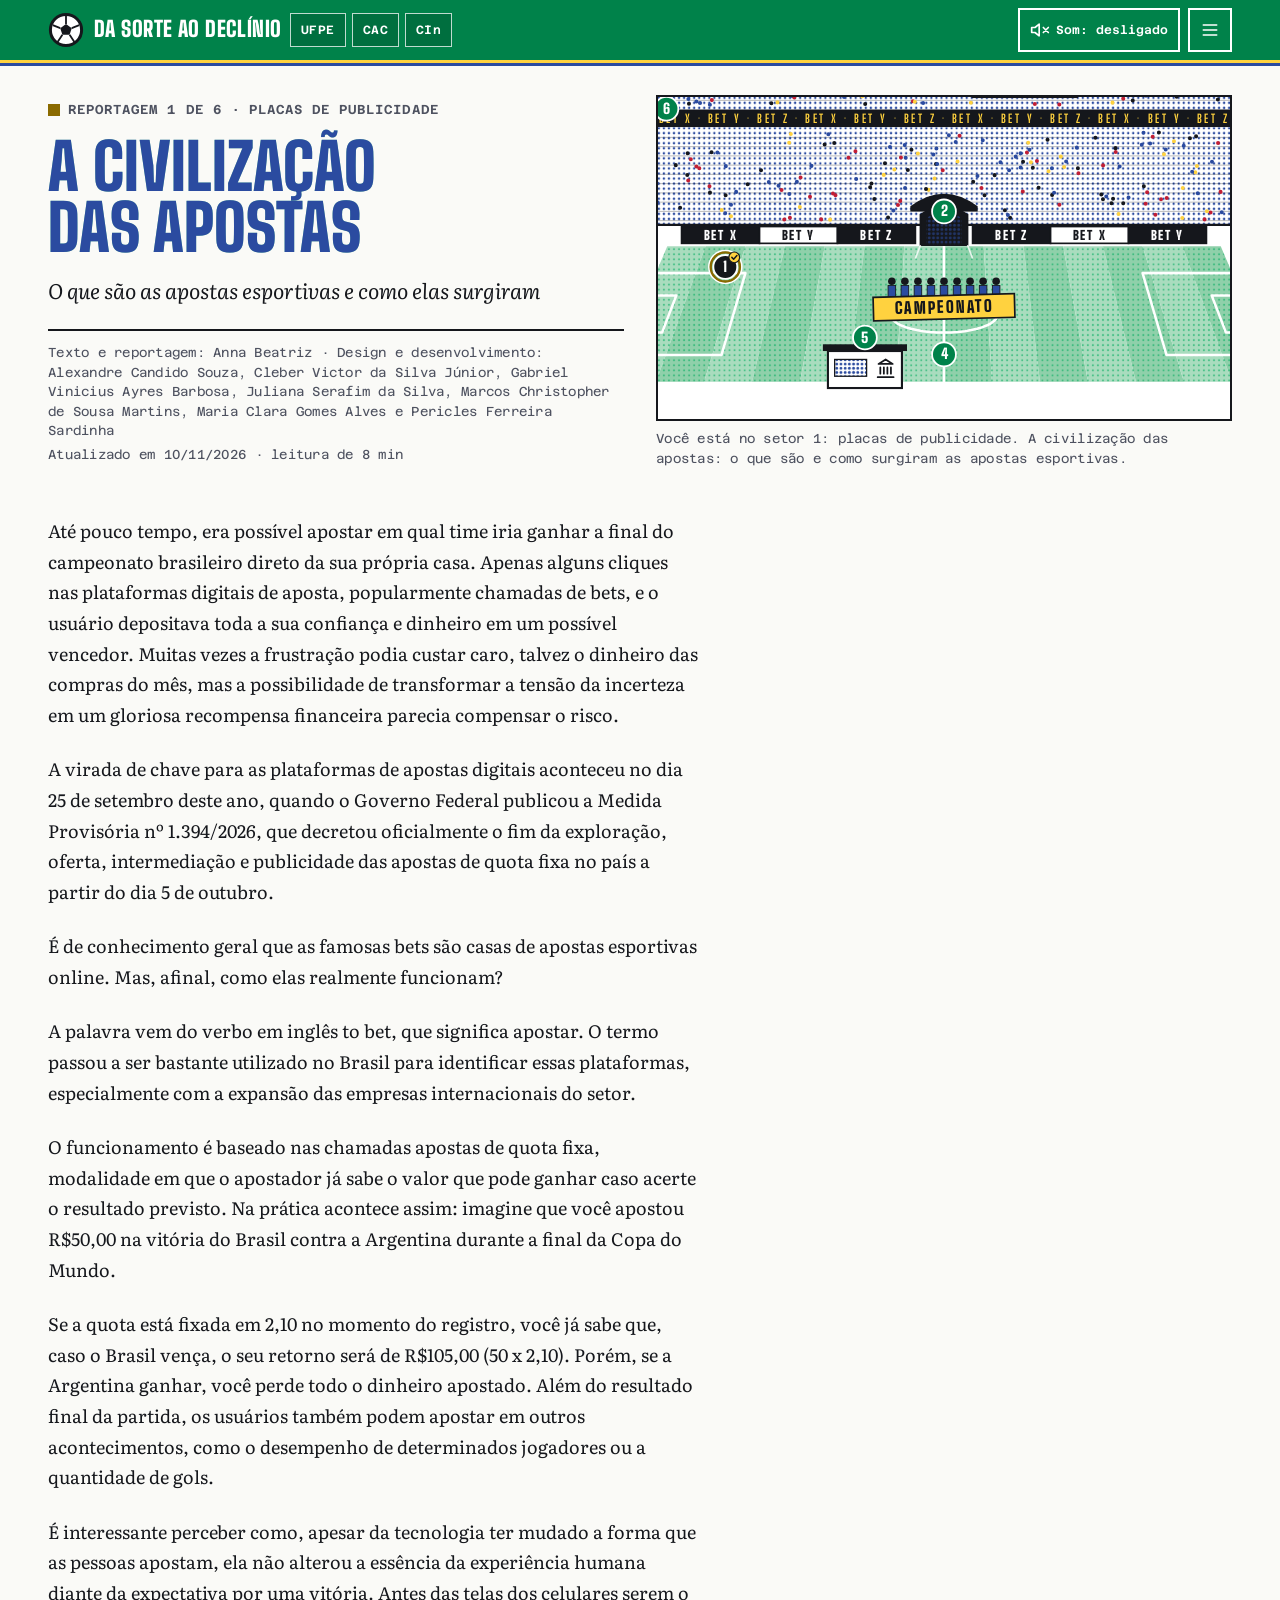
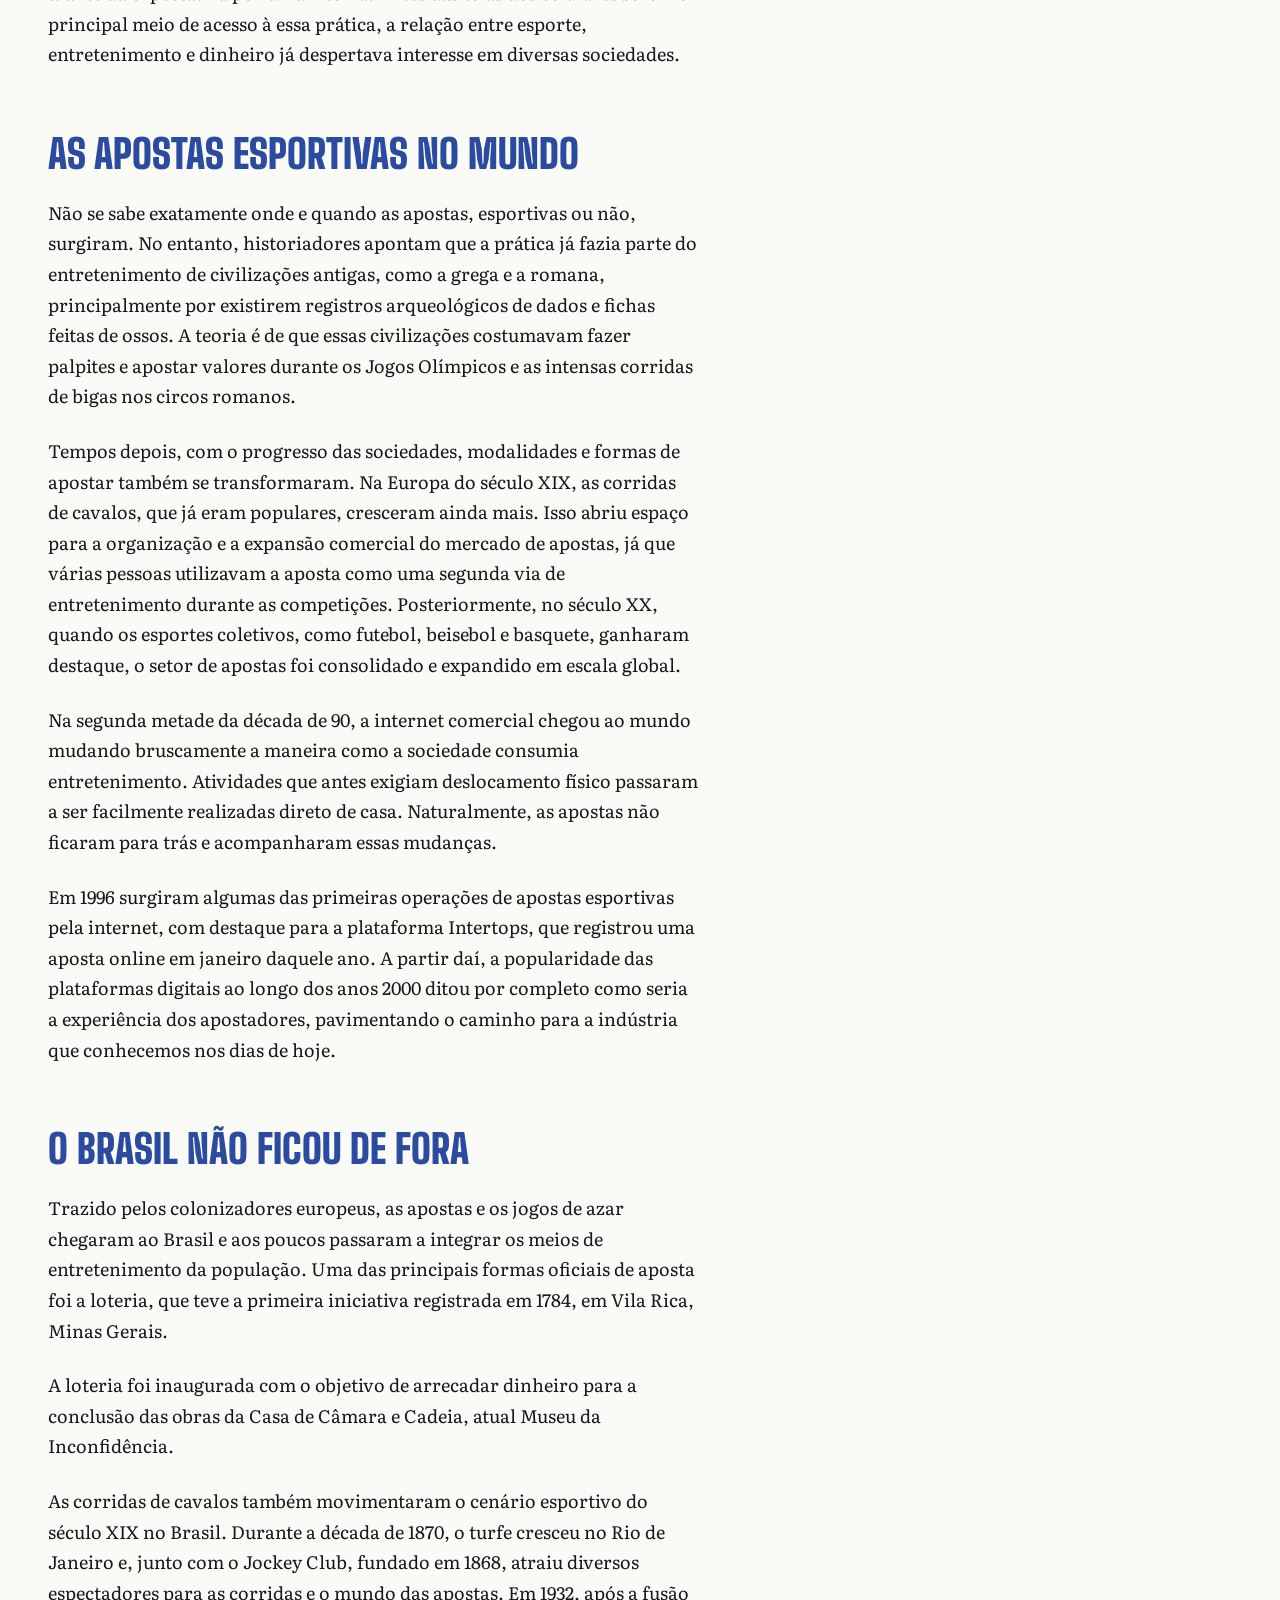
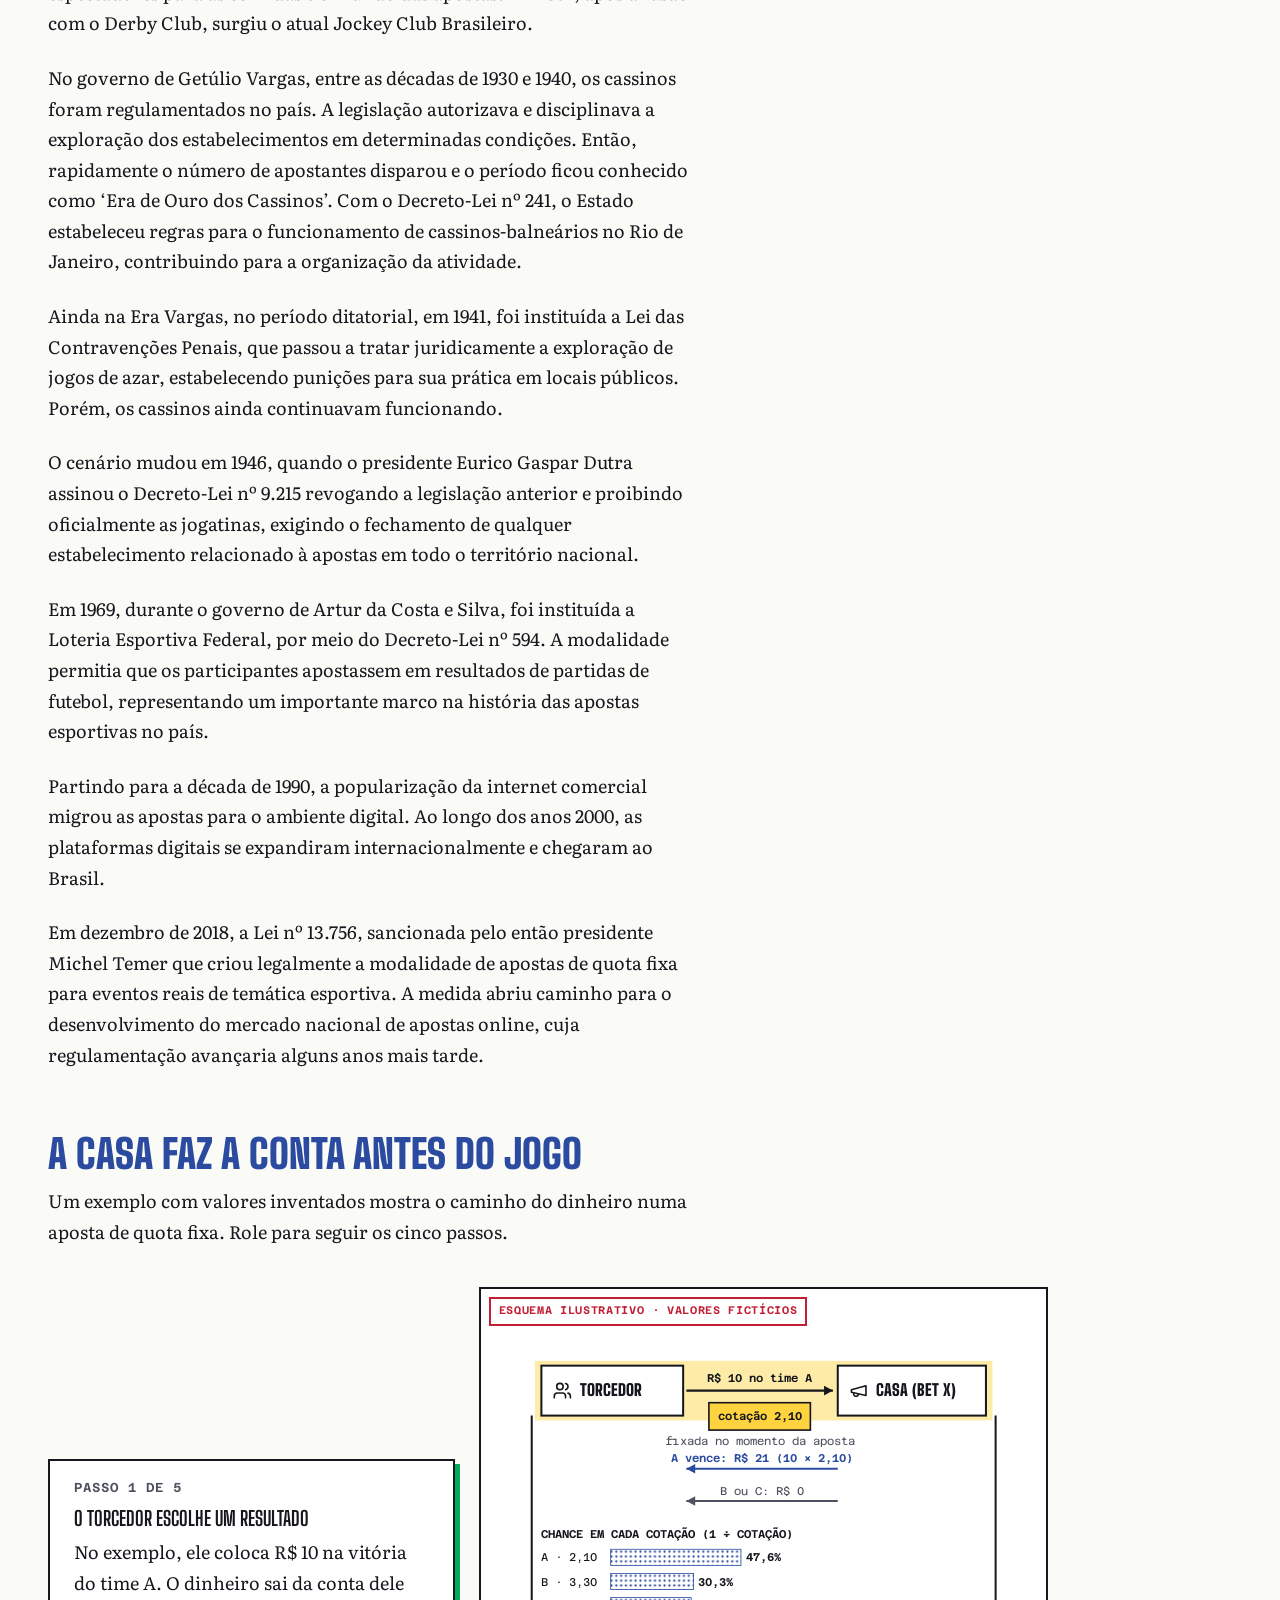
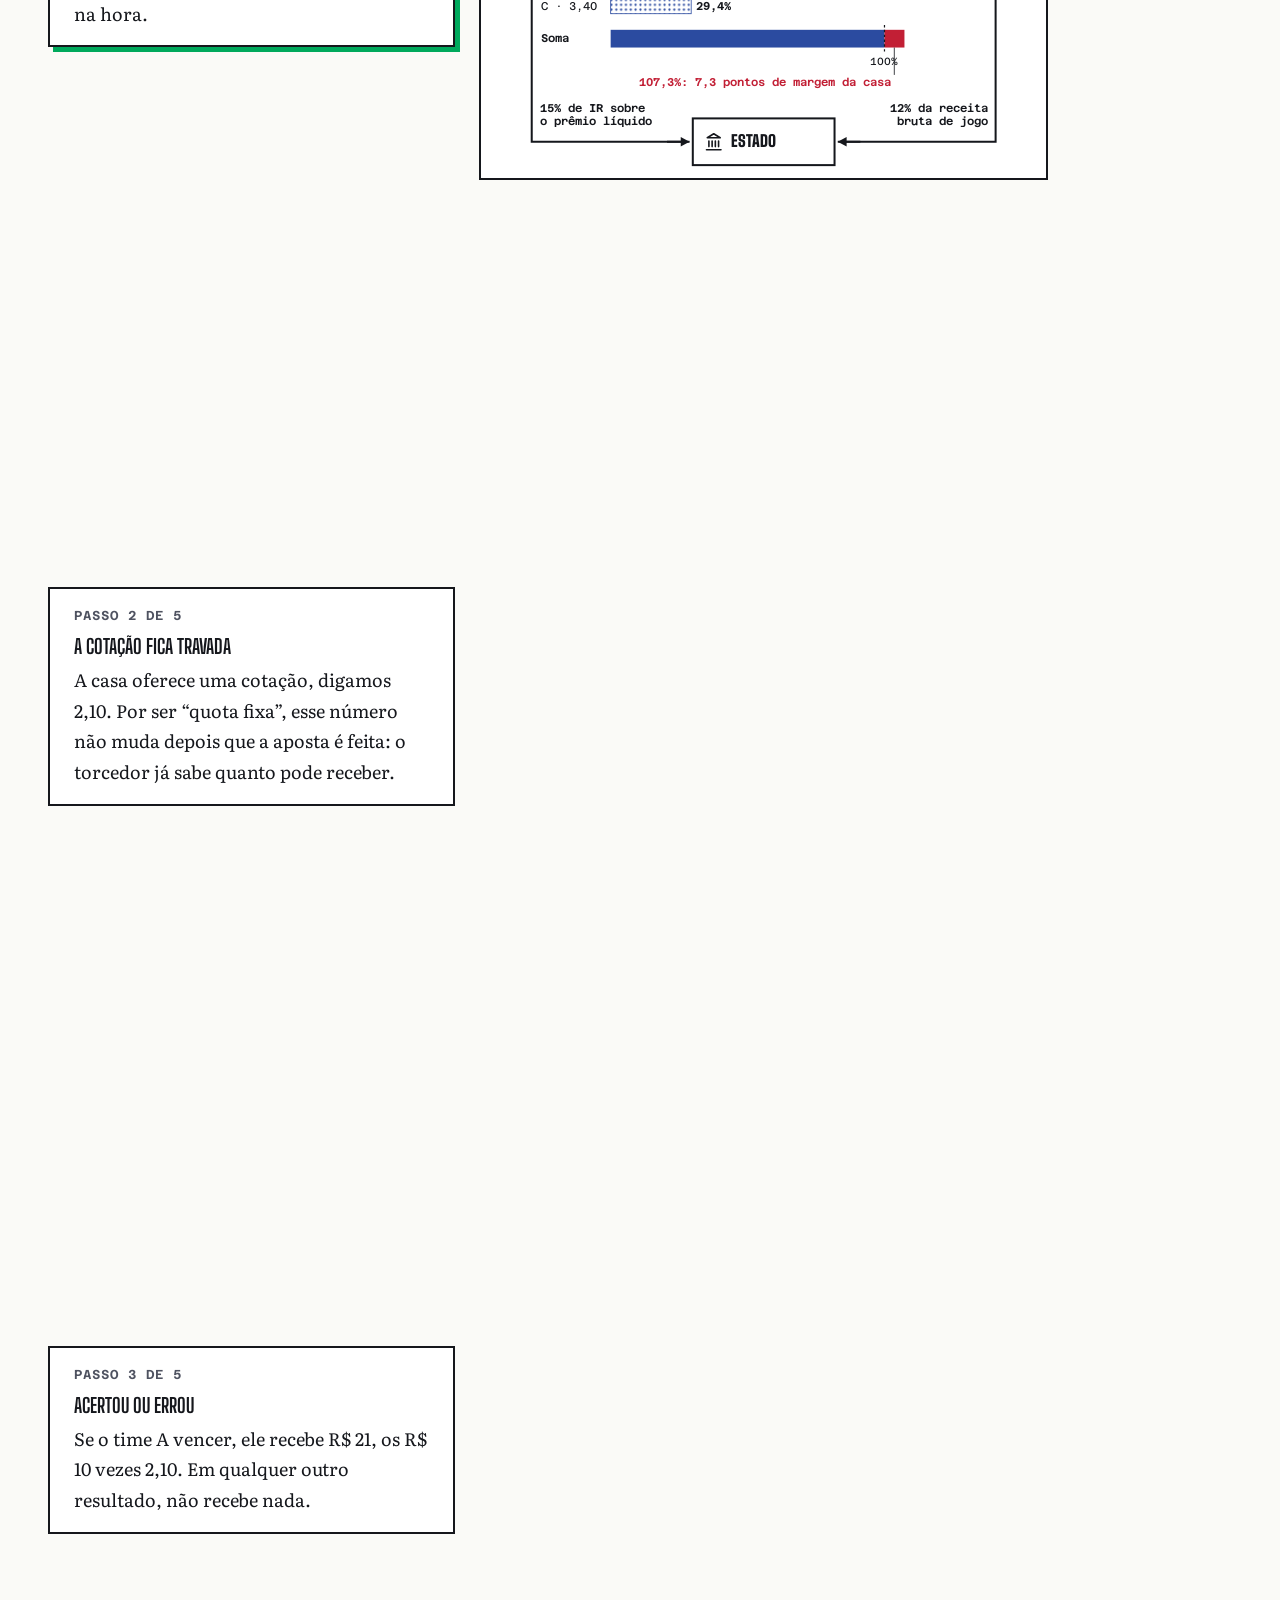
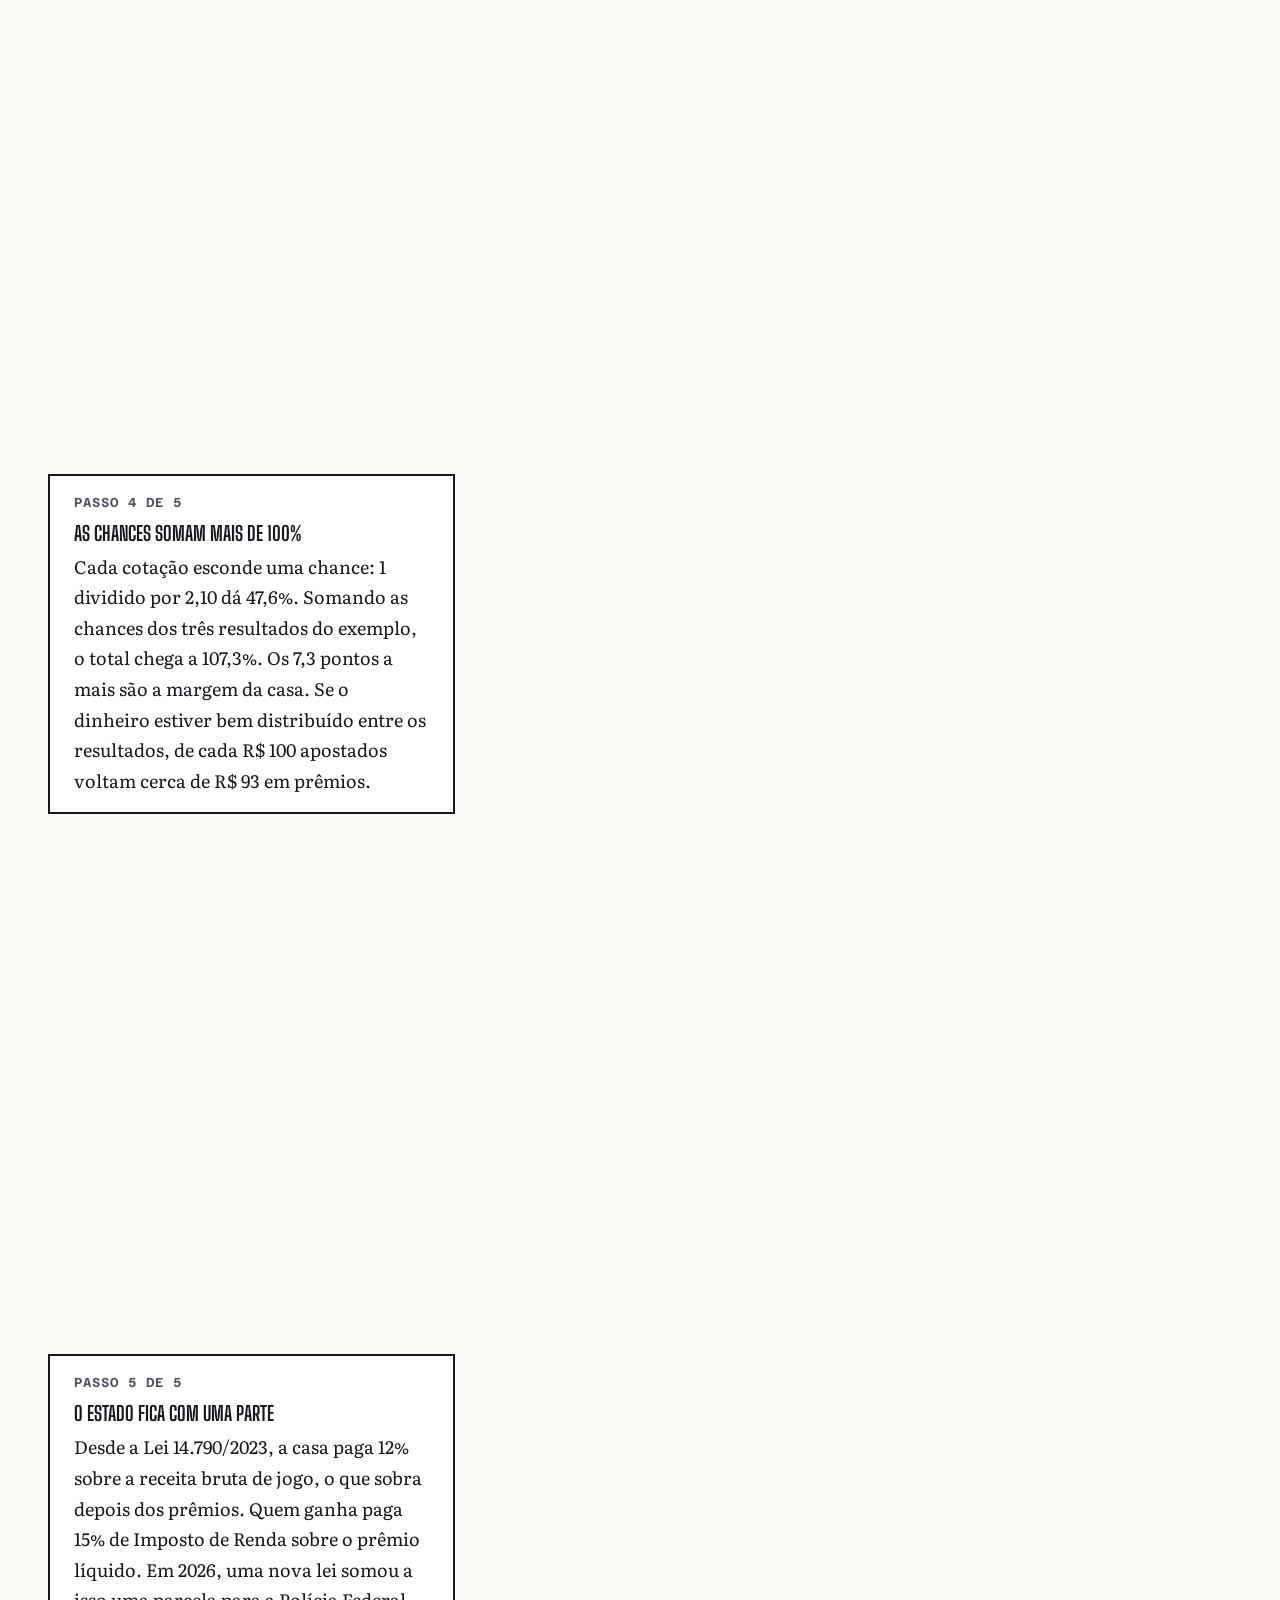
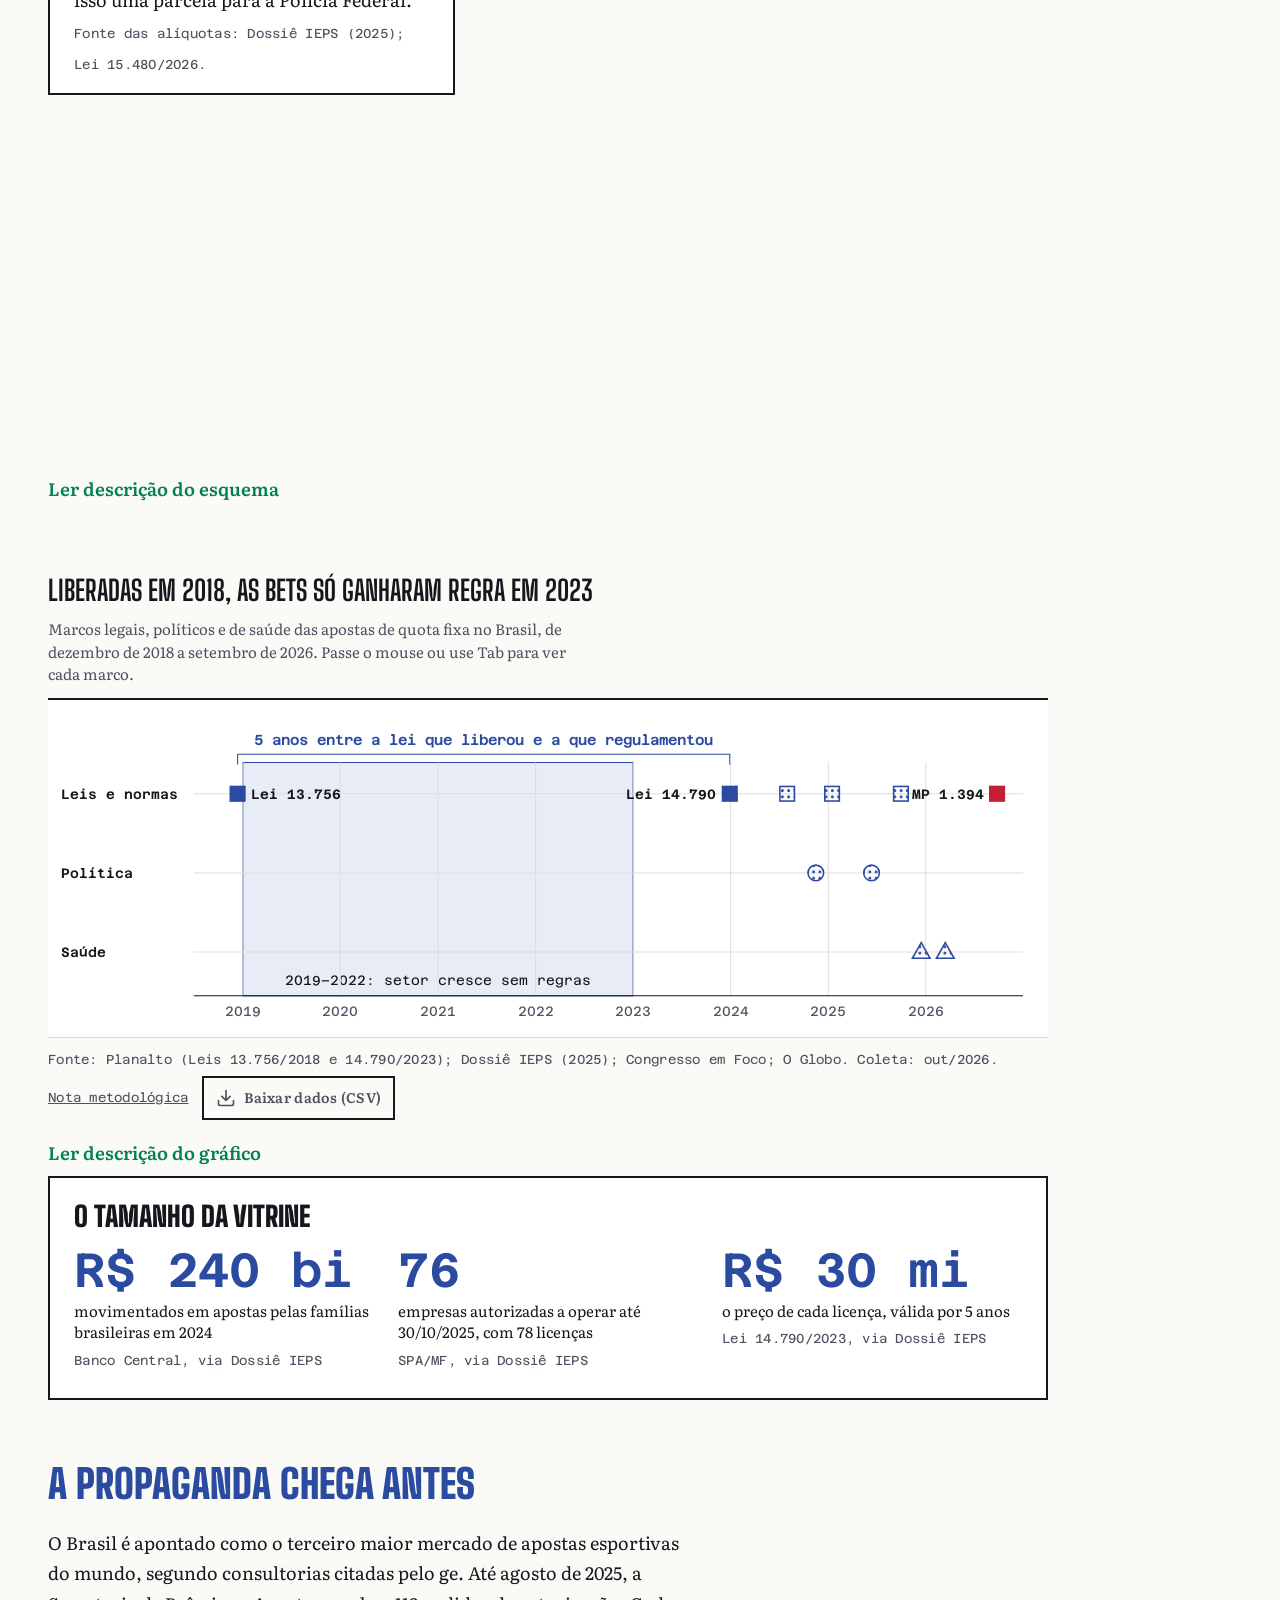
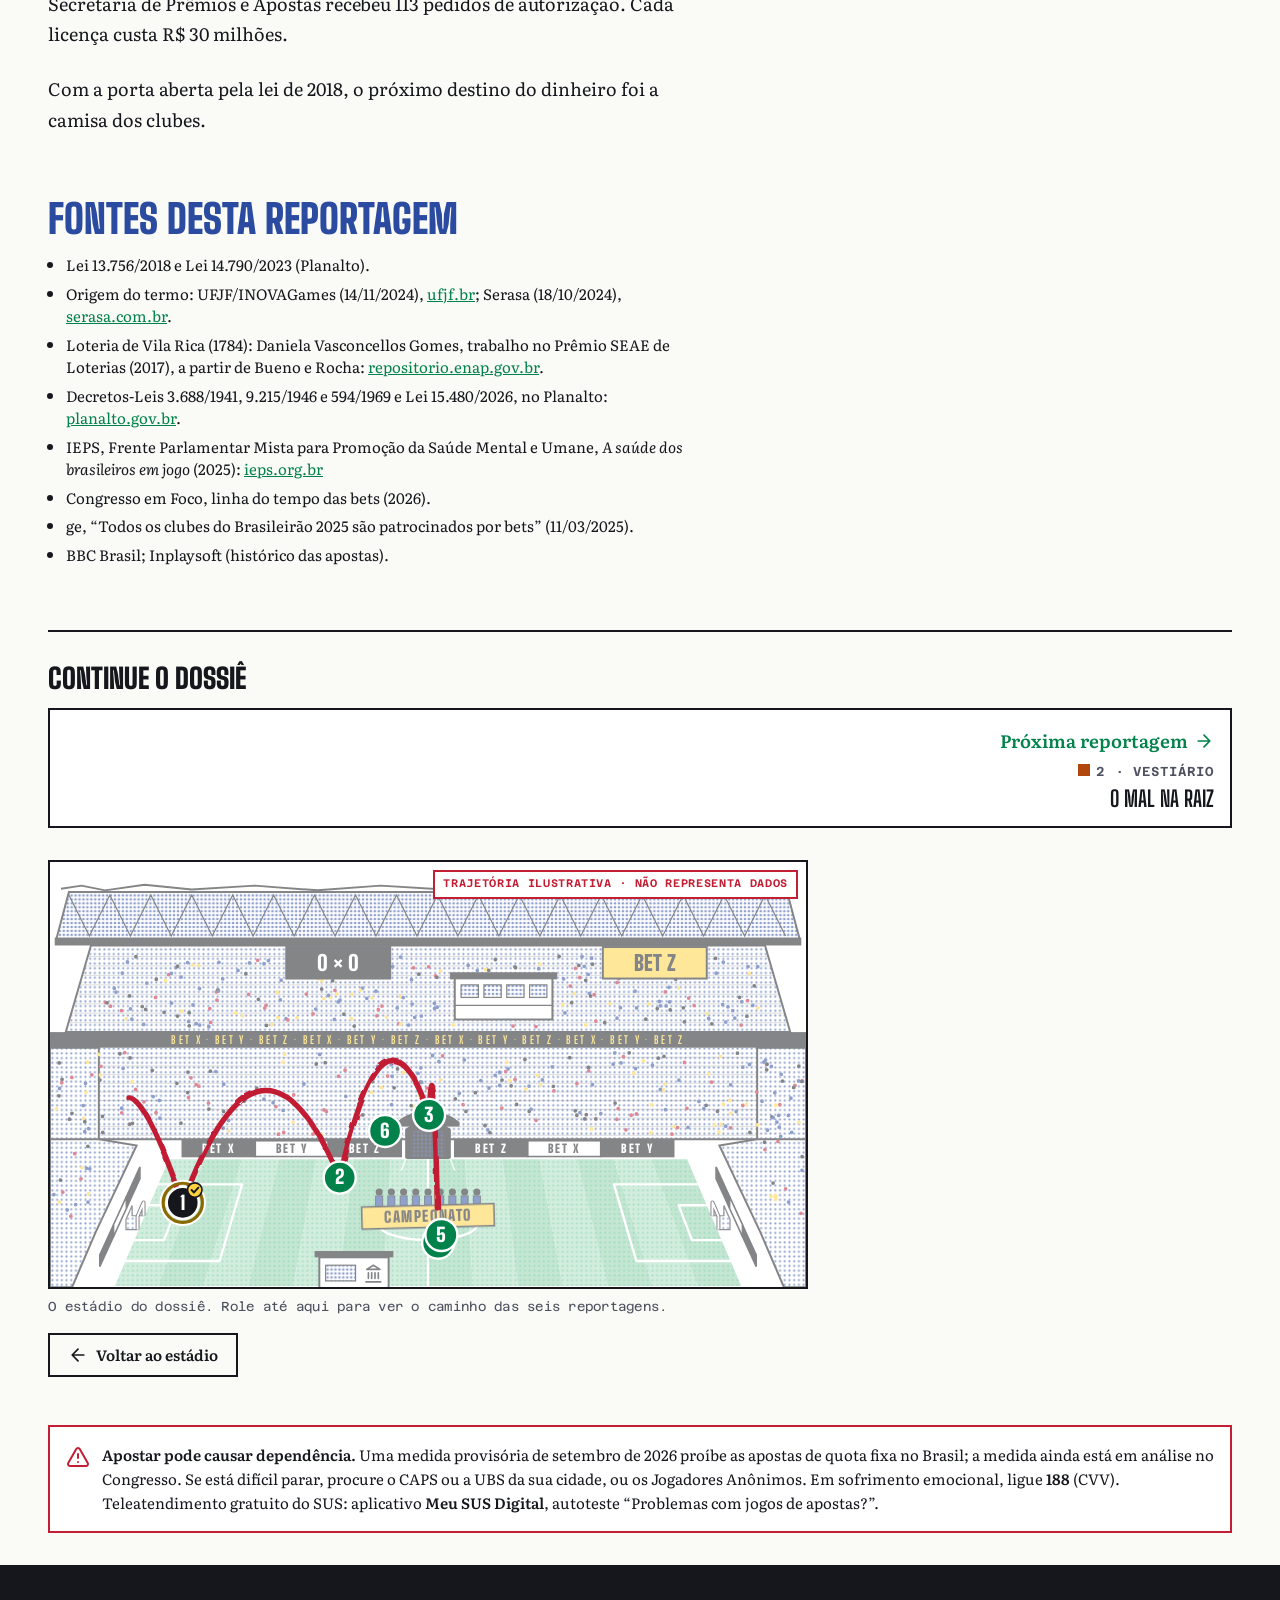
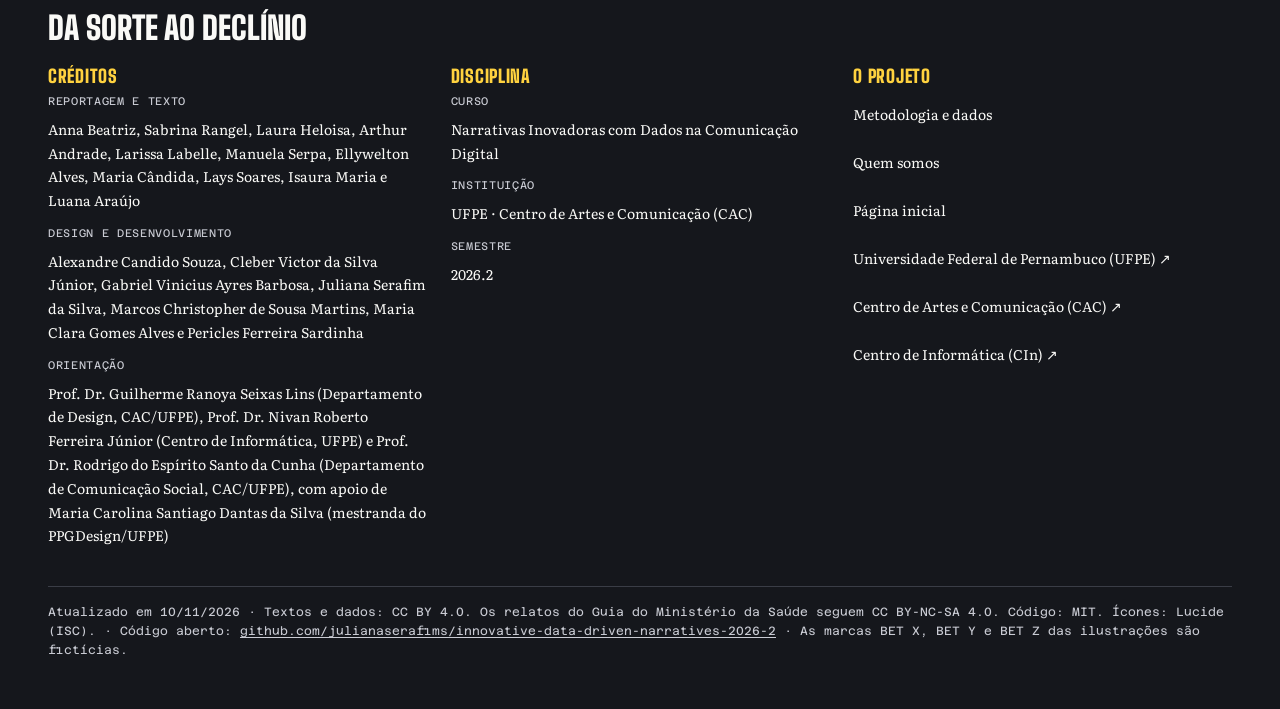
<file: reportagens/r1.html>
<!doctype html>
<html lang="pt-BR">
<head>
<meta charset="utf-8">
<meta name="viewport" content="width=device-width, initial-scale=1, viewport-fit=cover">
<title>A CIVILIZAÇÃO DAS APOSTAS · Da Sorte ao Declínio</title>
<link rel="icon" href="../assets/img/favicon.svg" type="image/svg+xml">
<link rel="icon" href="../assets/img/favicon-32.png" sizes="32x32" type="image/png">
<link rel="apple-touch-icon" href="../assets/img/apple-touch-icon.png">
<meta name="description" content="O que são as apostas esportivas e como elas surgiram">
<link rel="preconnect" href="https://fonts.googleapis.com"><link rel="preconnect" href="https://fonts.gstatic.com" crossorigin>
<link rel="stylesheet" href="https://fonts.googleapis.com/css2?family=Big+Shoulders+Display:wght@700;900&family=Literata:ital,opsz,wght@0,7..72,400;0,7..72,600;1,7..72,400&family=Azeret+Mono:wght@400;600&display=swap" media="print" onload="this.media='all'">
<noscript><link rel="stylesheet" href="https://fonts.googleapis.com/css2?family=Big+Shoulders+Display:wght@700;900&family=Literata:ital,opsz,wght@0,7..72,400;0,7..72,600;1,7..72,400&family=Azeret+Mono:wght@400;600&display=swap"></noscript>
<link rel="stylesheet" href="../assets/css/tokens.css">
<link rel="stylesheet" href="../assets/css/site.css">
</head>
<body data-raiz="../">
<!-- O cabeçalho, o menu, o aviso de jogo responsável e o rodapé são montados por assets/js/site.js
     a partir de assets/js/mapa-narrativo.js (edite os créditos lá, uma vez só). -->
<main id="conteudo" tabindex="-1" data-rep="r1">
  <!-- ================= ABERTURA: título, linha fina, créditos, data e câmera ================= -->
  <header class="rep-abertura">
    <div class="conteiner rep-abertura-grade">
      <div>
        <p class="eyebrow" id="eyebrow-rep"><!-- preenchido pelo script: "Reportagem N de 6 · Setor" --></p>
        <h1 class="titulo-rep">A CIVILIZAÇÃO DAS APOSTAS</h1>
        <p class="linha-fina">O que são as apostas esportivas e como elas surgiram</p>
        <div class="creditos legenda">
          <span id="creditos-rep"><!-- preenchido pelo script a partir de PROJETO.equipe e PROJETO.creditos --></span>
          <span>Publicado em <span id="publicado-rep"></span> · Atualizado em <time id="atualizado-rep"></time> · <span id="tempo-leitura">leitura de alguns minutos</span></span>
        </div>
      </div>
      <figure style="margin:0">
        <div class="camera"><svg id="svg-camera" class="estadio-svg" viewBox="0 0 960 540" role="group"></svg></div>
        <figcaption class="legenda camera-legenda" id="camera-legenda">Você está no estádio do dossiê.</figcaption>
      </figure>
    </div>
  </header>

  <div class="conteiner">
    <div class="corpo">
      <p>Até pouco tempo, era possível apostar em qual time iria ganhar a final do campeonato brasileiro direto da sua própria casa. Apenas alguns cliques nas plataformas digitais de aposta, popularmente chamadas de bets, e o usuário depositava toda a sua confiança e dinheiro em um possível vencedor. Muitas vezes a frustração podia custar caro, talvez o dinheiro das compras do mês, mas a possibilidade de transformar a tensão da incerteza em um gloriosa recompensa financeira parecia compensar o risco.</p>
      <p>A virada de chave para as plataformas de apostas digitais aconteceu no dia 25 de setembro deste ano, quando o Governo Federal publicou a Medida Provisória nº 1.394/2026, que decretou oficialmente o fim da exploração, oferta, intermediação e publicidade das apostas de quota fixa no país a partir do dia 5 de outubro.</p>
      <p>É de conhecimento geral que as famosas bets são casas de apostas esportivas online. Mas, afinal, como elas realmente funcionam?</p>
      <p>A palavra vem do verbo em inglês to bet, que significa apostar. O termo passou a ser bastante utilizado no Brasil para identificar essas plataformas, especialmente com a expansão das empresas internacionais do setor.</p>
      <p>O funcionamento é baseado nas chamadas apostas de quota fixa, modalidade em que o apostador já sabe o valor que pode ganhar caso acerte o resultado previsto. Na prática acontece assim: imagine que você apostou R$50,00 na vitória do Brasil contra a Argentina durante a final da Copa do Mundo.</p>
      <p>Se a quota está fixada em 2,10 no momento do registro, você já sabe que, caso o Brasil vença, o seu retorno será de R$105,00 (50 x 2,10). Porém, se a Argentina ganhar, você perde todo o dinheiro apostado. Além do resultado final da partida, os usuários também podem apostar em outros acontecimentos, como o desempenho de determinados jogadores ou a quantidade de gols.</p>
      <p>É interessante perceber como, apesar da tecnologia ter mudado a forma que as pessoas apostam, ela não alterou a essência da experiência humana diante da expectativa por uma vitória. Antes das telas dos celulares serem o principal meio de acesso à essa prática, a relação entre esporte, entretenimento e dinheiro já despertava interesse em diversas sociedades.</p>
      <h2>AS APOSTAS ESPORTIVAS NO MUNDO</h2>
      <p>Não se sabe exatamente onde e quando as apostas, esportivas ou não, surgiram. No entanto, historiadores apontam que a prática já fazia parte do entretenimento de civilizações antigas, como a grega e a romana, principalmente por existirem registros arqueológicos de dados e fichas feitas de ossos. A teoria é de que essas civilizações costumavam fazer palpites e apostar valores durante os Jogos Olímpicos e as intensas corridas de bigas nos circos romanos.</p>
      <p>Tempos depois, com o progresso das sociedades, modalidades e formas de apostar também se transformaram. Na Europa do século XIX, as corridas de cavalos, que já eram populares, cresceram ainda mais. Isso abriu espaço para a organização e a expansão comercial do mercado de apostas, já que várias pessoas utilizavam a aposta como uma segunda via de entretenimento durante as competições. Posteriormente, no século XX, quando os esportes coletivos, como futebol, beisebol e basquete, ganharam destaque, o setor de apostas foi consolidado e expandido em escala global.</p>
      <p>Na segunda metade da década de 90, a internet comercial chegou ao mundo mudando bruscamente a maneira como a sociedade consumia entretenimento. Atividades que antes exigiam deslocamento físico passaram a ser facilmente realizadas direto de casa. Naturalmente, as apostas não ficaram para trás e acompanharam essas mudanças.</p>
      <p>Em 1996 surgiram algumas das primeiras operações de apostas esportivas pela internet, com destaque para a plataforma Intertops, que registrou uma aposta online em janeiro daquele ano. A partir daí, a popularidade das plataformas digitais ao longo dos anos 2000 ditou por completo como seria a experiência dos apostadores, pavimentando o caminho para a indústria que conhecemos nos dias de hoje.</p>
      <h2>O BRASIL NÃO FICOU DE FORA</h2>
      <p>Trazido pelos colonizadores europeus, as apostas e os jogos de azar chegaram ao Brasil e aos poucos passaram a integrar os meios de entretenimento da população. Uma das principais formas oficiais de aposta foi a loteria, que teve a primeira iniciativa registrada em 1784, em Vila Rica, Minas Gerais.</p>
      <p>A loteria foi inaugurada com o objetivo de arrecadar dinheiro para a conclusão das obras da Casa de Câmara e Cadeia, atual Museu da Inconfidência.</p>
      <p>As corridas de cavalos também movimentaram o cenário esportivo do século XIX no Brasil. Durante a década de 1870, o turfe cresceu no Rio de Janeiro e, junto com o Jockey Club, fundado em 1868, atraiu diversos espectadores para as corridas e o mundo das apostas. Em 1932, após a fusão com o Derby Club, surgiu o atual Jockey Club Brasileiro.</p>
      <p>No governo de Getúlio Vargas, entre as décadas de 1930 e 1940, os cassinos foram regulamentados no país. A legislação autorizava e disciplinava a exploração dos estabelecimentos em determinadas condições. Então, rapidamente o número de apostantes disparou e o período ficou conhecido como ‘Era de Ouro dos Cassinos’. Com o Decreto-Lei nº 241, o Estado estabeleceu regras para o funcionamento de cassinos-balneários no Rio de Janeiro, contribuindo para a organização da atividade.</p>
      <p>Ainda na Era Vargas, no período ditatorial, em 1941, foi instituída a Lei das Contravenções Penais, que passou a tratar juridicamente a exploração de jogos de azar, estabelecendo punições para sua prática em locais públicos. Porém, os cassinos ainda continuavam funcionando.</p>
      <p>O cenário mudou em 1946, quando o presidente Eurico Gaspar Dutra assinou  o Decreto-Lei nº 9.215 revogando a legislação anterior e proibindo oficialmente as jogatinas, exigindo o fechamento de qualquer estabelecimento relacionado à apostas em todo o território nacional.</p>
      <p>Em 1969, durante o governo de Artur da Costa e Silva, foi instituída a Loteria Esportiva Federal, por meio do Decreto-Lei nº 594. A modalidade permitia que os participantes apostassem em resultados de partidas de futebol, representando um importante marco na história das apostas esportivas no país.</p>
      <p>Partindo para a década de 1990, a popularização da internet comercial migrou as apostas para o ambiente digital. Ao longo dos anos 2000, as plataformas digitais se expandiram internacionalmente e chegaram ao Brasil.</p>
      <p>Em dezembro de 2018, a Lei nº 13.756, sancionada pelo então presidente Michel Temer que criou legalmente a modalidade de apostas de quota fixa para eventos reais de temática esportiva. A medida abriu caminho para o desenvolvimento do mercado nacional de apostas online, cuja regulamentação avançaria alguns anos mais tarde.</p>
    </div>

    <!-- ================= SCROLLYTELLING: esquema ================= -->
    <section class="sangra" id="scrolly-esquema" aria-labelledby="t-scrolly-esquema" style="margin-top:var(--space-space_8)">
      <h2 id="t-scrolly-esquema">A casa faz a conta antes do jogo</h2>
      <p class="coluna" style="margin-top:var(--space-space_3)">Um exemplo com valores inventados mostra o caminho do dinheiro numa aposta de quota fixa. Role para seguir os cinco passos.</p>
      <div class="scrolly-rep">
        <div class="esquema-fixo">
          <div class="esquema-moldura"><span class="selo-ilustrativo">Esquema ilustrativo · valores fictícios</span><svg id="svg-esquema" class="esq" viewBox="0 0 600 560" role="img" aria-labelledby="esq-t esq-d"></svg></div>
        </div>
        <div class="passos-rep">
          <article class="passo-rep" data-passo="1">
            <p class="eyebrow">Passo 1 de 5</p>
            <h3>O torcedor escolhe um resultado</h3>
            <p>No exemplo, ele coloca R$ 10 na vitória do time A. O dinheiro sai da conta dele na hora.</p>
          </article>
          <article class="passo-rep" data-passo="2">
            <p class="eyebrow">Passo 2 de 5</p>
            <h3>A cotação fica travada</h3>
            <p>A casa oferece uma cotação, digamos 2,10. Por ser “quota fixa”, esse número não muda depois que a aposta é feita: o torcedor já sabe quanto pode receber.</p>
          </article>
          <article class="passo-rep" data-passo="3">
            <p class="eyebrow">Passo 3 de 5</p>
            <h3>Acertou ou errou</h3>
            <p>Se o time A vencer, ele recebe R$ 21, os R$ 10 vezes 2,10. Em qualquer outro resultado, não recebe nada.</p>
          </article>
          <article class="passo-rep" data-passo="4">
            <p class="eyebrow">Passo 4 de 5</p>
            <h3>As chances somam mais de 100%</h3>
            <p>Cada cotação esconde uma chance: 1 dividido por 2,10 dá 47,6%. Somando as chances dos três resultados do exemplo, o total chega a 107,3%. Os 7,3 pontos a mais são a margem da casa. Se o dinheiro estiver bem distribuído entre os resultados, de cada R$ 100 apostados voltam cerca de R$ 93 em prêmios.</p>
          </article>
          <article class="passo-rep" data-passo="5">
            <p class="eyebrow">Passo 5 de 5</p>
            <h3>O Estado fica com uma parte</h3>
            <p>Desde a Lei 14.790/2023, a casa paga 12% sobre a receita bruta de jogo, o que sobra depois dos prêmios. Quem ganha paga 15% de Imposto de Renda sobre o prêmio líquido. Em 2026, uma nova lei somou a isso uma parcela para a Polícia Federal. <span class="legenda">Fonte das alíquotas: Dossiê IEPS (2025); Lei 15.480/2026.</span></p>
          </article>
        </div>
      </div>
    </section>

    <details class="coluna" style="margin-top:var(--space-space_3)">
      <summary>Ler descrição do esquema</summary>
      <p id="esq-d">Esquema com valores fictícios. Um torcedor aposta R$ 10 no resultado A com cotação 2,10, fixada no momento da aposta. Se acertar, recebe R$ 21; se errar, recebe R$ 0. As cotações dos três resultados (2,10; 3,30; 3,40) correspondem a chances de 47,6%, 30,3% e 29,4%, que somam 107,3%. Os 7,3 pontos acima de 100% são a margem da casa. Sobre a receita bruta de jogo incide 12%; sobre o prêmio líquido do apostador, 15% de Imposto de Renda.</p>
    </details>



    <!-- ================= GRÁFICO: marcos ================= -->
    <figure class="grafico" id="fig-marcos" aria-labelledby="t-marcos">
      <h3 id="t-marcos">Liberadas em 2018, as bets só ganharam regra em 2023</h3>
      <p class="linha-fina-graf">Marcos legais, políticos e de saúde das apostas de quota fixa no Brasil, de dezembro de 2018 a setembro de 2026. Passe o mouse ou use Tab para ver cada marco.</p>


      <div class="graf-rolagem"><div class="graf-area" id="g-marcos"><p class="legenda" style="padding:16px">Carregando o gráfico…</p></div></div>
      <p class="nota-fonte legenda">
        <span>Fonte: Planalto (Leis 13.756/2018 e 14.790/2023); Dossiê IEPS (2025); Congresso em Foco; O Globo. Coleta: out/2026.</span>
        <a href="../metodologia.html#dados">Nota metodológica</a>
        <a class="btn btn-secundario btn-pequeno" href="../data/r1-marcos-legais.csv" download><svg class="icone" viewBox="0 0 24 24" aria-hidden="true" focusable="false"><path d="M21 15v4a2 2 0 0 1-2 2H5a2 2 0 0 1-2-2v-4M7 10l5 5 5-5M12 15V3"/></svg> Baixar dados (CSV)</a>
      </p>
      <details>
        <summary>Ler descrição do gráfico</summary>
        <p class="coluna">Linha do tempo de 2018 a 2026 em três faixas: leis e normas, política e saúde. A Lei 13.756 legaliza a aposta de quota fixa em 12/12/2018. Entre 2019 e 2022 o setor cresce sem regulamentação. A Lei 14.790 regulamenta o setor em 29/12/2023, cinco anos e 17 dias depois. Seguem a Portaria SPA/MF 1.231 (jul/2024), a CPI das Bets (instalada em nov/2024; relatório rejeitado em jun/2025), o início do mercado regulado (jan/2025), a ferramenta nacional de autoexclusão (dez/2025), o teleatendimento do Ministério da Saúde (mar/2026) e a MP 1.394, que proíbe as apostas (set/2026, em análise no Congresso).</p>
        <div class="tab-rolagem"><table class="tabela-dados" id="tab-marcos"><caption class="sr">Liberadas em 2018, as bets só ganharam regra em 2023</caption></table></div>
      </details>
    </figure>

    <!-- ================= CAIXA "EM NÚMEROS" ================= -->
    <section class="em-numeros-rep" aria-labelledby="t-num">
      <h2 id="t-num">O tamanho da vitrine</h2>
      <ul>
        <li><span class="dado">R$ 240 bi</span><span class="rot">movimentados em apostas pelas famílias brasileiras em 2024</span><span class="legenda">Banco Central, via Dossiê IEPS</span></li>
        <li><span class="dado">76</span><span class="rot">empresas autorizadas a operar até 30/10/2025, com 78 licenças</span><span class="legenda">SPA/MF, via Dossiê IEPS</span></li>
        <li><span class="dado">R$ 30 mi</span><span class="rot">o preço de cada licença, válida por 5 anos</span><span class="legenda">Lei 14.790/2023, via Dossiê IEPS</span></li>
      </ul>
    </section>

    <div class="corpo">
      <h2>A propaganda chega antes</h2>
      <p>O Brasil é apontado como o terceiro maior mercado de apostas esportivas do mundo, segundo consultorias citadas pelo ge. Até agosto de 2025, a Secretaria de Prêmios e Apostas recebeu 113 pedidos de autorização. Cada licença custa R$ 30 milhões.</p>
      <p>Com a porta aberta pela lei de 2018, o próximo destino do dinheiro foi a camisa dos clubes.</p>

      <section class="fontes-rep" aria-labelledby="t-fontes">
        <h2 id="t-fontes">Fontes desta reportagem</h2>
        <ul>
          <li>Lei 13.756/2018 e Lei 14.790/2023 (Planalto).</li>
          <li>Origem do termo: UFJF/INOVAGames (14/11/2024), <a href="https://www2.ufjf.br/inovagames/2024/11/14/entenda-o-que-e-bet-e-como-elas-funcionam/">ufjf.br</a>; Serasa (18/10/2024), <a href="https://www.serasa.com.br/blog/qual-significado-bet/">serasa.com.br</a>.</li>
          <li>Loteria de Vila Rica (1784): Daniela Vasconcellos Gomes, trabalho no Prêmio SEAE de Loterias (2017), a partir de Bueno e Rocha: <a href="https://repositorio.enap.gov.br/bitstream/1/3794/1/t2-2-l-daniela-004.pdf">repositorio.enap.gov.br</a>.</li>
          <li>Decretos-Leis 3.688/1941, 9.215/1946 e 594/1969 e Lei 15.480/2026, no Planalto: <a href="https://www.planalto.gov.br/ccivil_03/_ato2023-2026/2026/lei/l15480.htm">planalto.gov.br</a>.</li>
          <li>IEPS, Frente Parlamentar Mista para Promoção da Saúde Mental e Umane, <i>A saúde dos brasileiros em jogo</i> (2025): <a href="https://ieps.org.br/saude-brasileiros-em-jogo-bets-apostas-impactos-saude/">ieps.org.br</a></li>
          <li>Congresso em Foco, linha do tempo das bets (2026).</li>
          <li>ge, “Todos os clubes do Brasileirão 2025 são patrocinados por bets” (11/03/2025).</li>
          <li>BBC Brasil; Inplaysoft (histórico das apostas).</li>
        </ul>
      </section>

    </div>

    <!-- ================= NAVEGAÇÃO + POSIÇÃO NA TRAJETÓRIA ================= -->
    <nav class="nav-rep" aria-labelledby="t-nav">
      <h2 id="t-nav" style="font-size:var(--fs-h3);color:var(--color-texto)">Continue o dossiê</h2>
      <div class="nav-rep-grade" id="nav-rep-grade" style="margin-top:var(--space-space_4)"></div>
      <div class="posicao">
        <div class="moldura-pos">
          <svg id="svg-posicao" class="estadio-svg" viewBox="0 0 960 540" role="group"></svg>
          <span class="selo-ilustrativo">Trajetória ilustrativa · não representa dados</span>
        </div>
        <p class="legenda" id="legenda-pos" aria-live="polite" style="margin-top:8px"></p>
      </div>
      <div class="voltar">
        <a class="btn btn-secundario" id="link-home" href="../index.html"><svg class="icone" viewBox="0 0 24 24" aria-hidden="true" focusable="false"><path d="M19 12H5M12 19l-7-7 7-7"/></svg> Voltar ao estádio</a>
      </div>
    </nav>

  </div>
</main>
<script src="../assets/js/mapa-narrativo.js"></script>
<script src="../assets/js/site.js"></script>
<script src="../assets/js/graficos.js"></script>
<script src="../assets/js/reportagem.js"></script>
<script>
const R = iniciarReportagem();

/* ---------- Esquema do scrollytelling (valores fictícios) ---------- */
const T = 'var(--color-texto)', AZ = 'var(--color-tinta_azul)', AL = 'var(--color-alerta)', W = 'var(--color-superficie)';
const seta = (x1, y1, x2, y2, cor) => {
  const a = Math.atan2(y2 - y1, x2 - x1), p = (dx, dy) => [x2 + dx * Math.cos(a) - dy * Math.sin(a), y2 + dx * Math.sin(a) + dy * Math.cos(a)];
  return '<line x1="' + x1 + '" y1="' + y1 + '" x2="' + x2 + '" y2="' + y2 + '" stroke="' + cor + '" stroke-width="2.5"/>' +
    '<polygon points="' + [p(0, 0), p(-11, -6), p(-11, 6)].map(q => q.map(f1).join(',')).join(' ') + '" fill="' + cor + '"/>';
};
/* t2: segunda linha opcional, menor (usada na versão estreita) */
const caixa = (x, y, w, h, t1, ico, t2) => '<rect x="' + x + '" y="' + y + '" width="' + w + '" height="' + h + '" fill="' + W + '" stroke="' + T + '" stroke-width="2.5"/>' +
  '<g transform="translate(' + (x + 14) + ' ' + (y + h / 2 - 12) + ')" fill="none" stroke="' + T + '" stroke-width="2" stroke-linecap="round" stroke-linejoin="round">' + ICONES[ico] + '</g>' +
  (t2 ? '<text class="t-disp" x="' + (x + 48) + '" y="' + (y + h / 2 + 1) + '" font-size="20" fill="' + T + '">' + t1 + '</text>' +
        '<text x="' + (x + 48) + '" y="' + (y + h / 2 + 17) + '" font-size="13" font-weight="600" fill="' + T + '">' + t2 + '</text>'
      : '<text class="t-disp" x="' + (x + 48) + '" y="' + (y + h / 2 + 7) + '" font-size="20" fill="' + T + '">' + t1 + '</text>');
const chances = [['A', '2,10', 47.6], ['B', '3,30', 30.3], ['C', '3,40', 29.4]];

function desenharEsquema() {
  if (telaEstreita()) return desenharEsquemaEstreito();
  $('#svg-esquema').setAttribute('viewBox', '0 0 600 560');
  const esc100 = 3.4;      /* 1 ponto percentual = 3,4 px no esquema */
  let s = '<title id="esq-t">Esquema ilustrativo: o caminho do dinheiro numa aposta de quota fixa</title>' +
    '<defs><pattern id="ret-esq" width="6" height="6" patternUnits="userSpaceOnUse"><circle cx="3" cy="3" r="1.4" fill="var(--color-tinta_azul)"/></pattern></defs>' +
    '<rect width="600" height="560" fill="' + W + '"/>';
  /* passo 1 */
  s += '<g class="grupo" data-g="1">' + caixa(24, 48, 176, 62, 'TORCEDOR', 'users') + caixa(392, 48, 184, 62, 'CASA (BET X)', 'megaphone') +
    seta(204, 79, 386, 79, T) + '<text x="295" y="68" text-anchor="middle" font-size="14" font-weight="600" fill="' + T + '">R$ 10 no time A</text></g>';
  /* passo 2 */
  s += '<g class="grupo" data-g="2"><rect x="232" y="94" width="126" height="34" fill="var(--color-faixa_amarela)" stroke="' + T + '" stroke-width="2"/>' +
    '<text x="295" y="116" text-anchor="middle" font-size="14" font-weight="600" fill="' + T + '">cotação 2,10</text>' +
    '<text x="295" y="146" text-anchor="middle" font-size="14" fill="var(--color-texto_suave)">fixada no momento da aposta</text></g>';
  /* passo 3 */
  s += '<g class="grupo" data-g="3">' + seta(392, 176, 204, 176, AZ) + '<text x="298" y="168" text-anchor="middle" font-size="14" font-weight="600" fill="' + AZ + '">A vence: R$ 21 (10 × 2,10)</text>' +
    seta(392, 216, 204, 216, 'var(--color-texto_suave)') + '<text x="298" y="208" text-anchor="middle" font-size="14" fill="var(--color-texto_suave)">B ou C: R$ 0</text></g>';
  /* passo 4 */
  s += '<g class="grupo" data-g="4"><text x="24" y="262" font-size="14" font-weight="600" fill="' + T + '">CHANCE EM CADA COTAÇÃO (1 ÷ COTAÇÃO)</text>';
  chances.forEach(([n, c, pc], i) => {
    const y = 276 + i * 30;
    s += '<text x="24" y="' + (y + 15) + '" font-size="14" fill="' + T + '">' + n + ' · ' + c + '</text>' +
      '<rect x="110" y="' + y + '" width="' + f1(pc * esc100) + '" height="20" fill="url(#ret-esq)" stroke="' + AZ + '" stroke-width="1"/>' +
      '<text x="' + f1(116 + pc * esc100) + '" y="' + (y + 15) + '" font-size="14" font-weight="600" fill="' + T + '">' + String(pc).replace('.', ',') + '%</text>';
  });
  const yT = 376;
  s += '<text x="24" y="' + (yT + 15) + '" font-size="14" font-weight="600" fill="' + T + '">Soma</text>' +
    '<rect x="110" y="' + yT + '" width="' + f1(100 * esc100 * 1.0) + '" height="22" fill="' + AZ + '"/>' +
    '<rect x="' + f1(110 + 100 * esc100) + '" y="' + yT + '" width="' + f1(7.3 * esc100) + '" height="22" fill="' + AL + '"/>' +
    '<line x1="' + f1(110 + 100 * esc100) + '" y1="' + (yT - 6) + '" x2="' + f1(110 + 100 * esc100) + '" y2="' + (yT + 30) + '" stroke="' + T + '" stroke-width="1.5" stroke-dasharray="3 3"/>' +
    '<text x="' + f1(110 + 100 * esc100) + '" y="' + (yT + 44) + '" text-anchor="middle" font-size="13" fill="' + T + '">100%</text>' +
    '<line x1="' + f1(110 + 103.6 * esc100) + '" y1="' + (yT + 22) + '" x2="' + f1(110 + 103.6 * esc100) + '" y2="' + (yT + 56) + '" stroke="' + T + '" stroke-width="1"/>' +
    '<text x="' + f1(110 + 103.6 * esc100 - 4) + '" y="' + (yT + 70) + '" text-anchor="end" font-size="14" font-weight="600" fill="' + AL + '">107,3%: 7,3 pontos de margem da casa</text></g>';
  /* passo 5 */
  s += '<g class="grupo" data-g="5">' + caixa(212, 486, 176, 58, 'ESTADO', 'landmark') +
    '<path d="M588,110 V515 H400" fill="none" stroke="' + T + '" stroke-width="2.5"/>' + seta(420, 515, 392, 515, T) +
    '<text x="578" y="478" text-anchor="end" font-size="14" font-weight="600" fill="' + T + '">12% da receita</text><text x="578" y="494" text-anchor="end" font-size="14" font-weight="600" fill="' + T + '">bruta de jogo</text>' +
    '<path d="M12,110 V515 H200" fill="none" stroke="' + T + '" stroke-width="2.5"/>' + seta(180, 515, 208, 515, T) +
    '<text x="22" y="478" font-size="14" font-weight="600" fill="' + T + '">15% de IR sobre</text><text x="22" y="494" font-size="14" font-weight="600" fill="' + T + '">o prêmio líquido</text></g>';
  $('#svg-esquema').innerHTML = s;
}

/* Celular: o desenho de 600 de largura encolhia para ~0,55× e o texto ficava com ~7 px.
   Aqui o mesmo esquema é reorganizado em 360 de largura e empilhado (360 × 600); como o bloco fixo
   só comporta 360 × 360 em tamanho legível, a "câmera" mostra o trecho do passo atual
   (1 a 3 em cima, 4 no meio, 5 embaixo), como a câmera da abertura. O cartão do passo cobre
   o terço de baixo do bloco fixo, então cada janela deixa o seu grupo no alto; a do passo 5
   passa do fim do desenho (o fundo da moldura é da mesma cor). */
const JANELAS_ESQUEMA = { cima: [0, 8, 360, 360], resultado: [0, 44, 360, 360], meio: [0, 250, 360, 360], baixo: [0, 420, 360, 360] };
function desenharEsquemaEstreito() {
  const svg = $('#svg-esquema');
  svg.setAttribute('viewBox', JANELAS_ESQUEMA.cima.join(' '));
  let s = '<title id="esq-t">Esquema ilustrativo: o caminho do dinheiro numa aposta de quota fixa</title>' +
    '<defs><pattern id="ret-esq" width="6" height="6" patternUnits="userSpaceOnUse"><circle cx="3" cy="3" r="1.4" fill="var(--color-tinta_azul)"/></pattern></defs>' +
    '<rect width="360" height="600" fill="' + W + '"/>';
  /* passo 1 */
  s += '<g class="grupo" data-g="1">' + caixa(16, 40, 140, 56, 'TORCEDOR', 'users') + caixa(204, 40, 140, 56, 'CASA', 'megaphone', '(BET X)') +
    seta(158, 68, 200, 68, T) + '<text x="180" y="28" text-anchor="middle" font-size="14" font-weight="600" fill="' + T + '">R$ 10 no time A</text></g>';
  /* passo 2 */
  s += '<g class="grupo" data-g="2"><rect x="117" y="110" width="126" height="32" fill="var(--color-faixa_amarela)" stroke="' + T + '" stroke-width="2"/>' +
    '<text x="180" y="131" text-anchor="middle" font-size="14" font-weight="600" fill="' + T + '">cotação 2,10</text>' +
    '<text x="180" y="160" text-anchor="middle" font-size="14" fill="var(--color-texto_suave)">fixada no momento da aposta</text></g>';
  /* passo 3 */
  s += '<g class="grupo" data-g="3"><text x="180" y="188" text-anchor="middle" font-size="14" font-weight="600" fill="' + AZ + '">A vence: R$ 21 (10 × 2,10)</text>' + seta(270, 198, 90, 198, AZ) +
    '<text x="180" y="228" text-anchor="middle" font-size="14" fill="var(--color-texto_suave)">B ou C: R$ 0</text>' + seta(270, 238, 90, 238, 'var(--color-texto_suave)') + '</g>';
  /* passo 4: 1 ponto percentual = 2,2 no esquema */
  const e = 2.2, x0 = 96, yT = 380;
  s += '<g class="grupo" data-g="4"><text x="20" y="272" font-size="14" font-weight="600" fill="' + T + '">CHANCE EM CADA COTAÇÃO (1 ÷ COTAÇÃO)</text>';
  chances.forEach(([n, c, pc], i) => {
    const y = 286 + i * 30;
    s += '<text x="20" y="' + (y + 15) + '" font-size="14" fill="' + T + '">' + n + ' · ' + c + '</text>' +
      '<rect x="' + x0 + '" y="' + y + '" width="' + f1(pc * e) + '" height="20" fill="url(#ret-esq)" stroke="' + AZ + '" stroke-width="1"/>' +
      '<text x="' + f1(x0 + 6 + pc * e) + '" y="' + (y + 15) + '" font-size="14" font-weight="600" fill="' + T + '">' + String(pc).replace('.', ',') + '%</text>';
  });
  s += '<text x="20" y="' + (yT + 15) + '" font-size="14" font-weight="600" fill="' + T + '">Soma</text>' +
    '<rect x="' + x0 + '" y="' + yT + '" width="' + f1(100 * e) + '" height="22" fill="' + AZ + '"/>' +
    '<rect x="' + f1(x0 + 100 * e) + '" y="' + yT + '" width="' + f1(7.3 * e) + '" height="22" fill="' + AL + '"/>' +
    '<line x1="' + f1(x0 + 100 * e) + '" y1="' + (yT - 6) + '" x2="' + f1(x0 + 100 * e) + '" y2="' + (yT + 30) + '" stroke="' + T + '" stroke-width="1.5" stroke-dasharray="3 3"/>' +
    '<text x="' + f1(x0 + 100 * e) + '" y="' + (yT + 44) + '" text-anchor="middle" font-size="13" fill="' + T + '">100%</text>' +
    '<line x1="' + f1(x0 + 103.6 * e) + '" y1="' + (yT + 22) + '" x2="' + f1(x0 + 103.6 * e) + '" y2="' + (yT + 56) + '" stroke="' + T + '" stroke-width="1"/>' +
    '<text x="' + f1(x0 + 103.6 * e - 4) + '" y="' + (yT + 70) + '" text-anchor="end" font-size="14" font-weight="600" fill="' + AL + '">107,3%: 7,3 pontos</text>' +
    '<text x="' + f1(x0 + 103.6 * e - 4) + '" y="' + (yT + 86) + '" text-anchor="end" font-size="14" font-weight="600" fill="' + AL + '">de margem da casa</text></g>';
  /* passo 5 */
  s += '<g class="grupo" data-g="5">' + caixa(92, 528, 176, 56, 'ESTADO', 'landmark') +
    '<path d="M344,68 H352 V556 H290" fill="none" stroke="' + T + '" stroke-width="2.5"/>' + seta(296, 556, 272, 556, T) +
    '<text x="344" y="492" text-anchor="end" font-size="14" font-weight="600" fill="' + T + '">12% da receita</text><text x="344" y="508" text-anchor="end" font-size="14" font-weight="600" fill="' + T + '">bruta de jogo</text>' +
    '<path d="M16,68 H8 V556 H70" fill="none" stroke="' + T + '" stroke-width="2.5"/>' + seta(64, 556, 88, 556, T) +
    '<text x="20" y="492" font-size="14" font-weight="600" fill="' + T + '">15% de IR sobre</text><text x="20" y="508" font-size="14" font-weight="600" fill="' + T + '">o prêmio líquido</text></g>';
  svg.innerHTML = s;
}
/* leva a câmera do esquema estreito para a metade do passo n */
let janelaAtual = JANELAS_ESQUEMA.cima;
function moverJanela(n) {
  const svg = $('#svg-esquema'), alvo = n >= 5 ? JANELAS_ESQUEMA.baixo : n === 4 ? JANELAS_ESQUEMA.meio : n === 3 ? JANELAS_ESQUEMA.resultado : JANELAS_ESQUEMA.cima, de = janelaAtual;
  if (!telaEstreita() || alvo === de) return;
  janelaAtual = alvo;
  animar(600, k => svg.setAttribute('viewBox', de.map((v, i) => f1(v + (alvo[i] - v) * k)).join(' ')));
}

let passoAtual = 1;
desenharEsquema();
/* ao girar a tela ou cruzar 760 px, troca o desenho e volta ao passo em que o leitor estava */
{
  const mq = matchMedia('(max-width: 759px)');
  const trocou = () => { janelaAtual = JANELAS_ESQUEMA.cima; desenharEsquema(); mostrarPasso(passoAtual); };
  if (mq.addEventListener) mq.addEventListener('change', trocou); else if (mq.addListener) mq.addListener(trocou);
}
function mostrarPasso(n) {
  passoAtual = n;
  moverJanela(n);
  /* Todas as partes do esquema ficam sempre visíveis (seção H: nada fica invisível esperando
     a rolagem). O passo atual ganha um marca-texto amarelo por trás. */
  $$('#svg-esquema .grupo').forEach(g => {
    if (!g.querySelector('.marca-texto')) {
      const b = g.getBBox(), r = document.createElementNS('http://www.w3.org/2000/svg', 'rect');
      r.setAttribute('class', 'marca-texto');
      r.setAttribute('x', b.x - 8); r.setAttribute('y', b.y - 6);
      r.setAttribute('width', b.width + 16); r.setAttribute('height', b.height + 12);
      r.setAttribute('fill', 'var(--color-faixa_amarela)'); r.setAttribute('fill-opacity', '0.45');
      g.insertBefore(r, g.firstChild);
    }
    g.classList.toggle('atual', +g.dataset.g === n);
  });
}
Scrolly.iniciar($('#scrolly-esquema'), mostrarPasso);

/* ---------- Gráfico: linha do tempo dos marcos legais ---------- */
graficoDeCSV('r1-marcos-legais.csv', $('#g-marcos'), linhas => Graficos.linhaDoTempo($('#g-marcos'), linhas, {
  faixas: [['lei', 'Leis e normas', 'quadrado'], ['politica', 'Política', 'circulo'], ['saude', 'Saúde', 'triangulo']],
  inicio: '2018-07-01', fim: '2026-12-31', rotuloAria: 'Linha do tempo dos marcos legais das apostas',
  anotacao: { de: '2018-12-12', ate: '2023-12-29', texto: '5 anos entre a lei que liberou e a que regulamentou' }
}), $('#tab-marcos'), [['data_texto', 'Data'], ['evento', 'Marco'], ['tipo', 'Faixa'], ['fonte', 'Fonte'], ['status', 'Status']]);

</script>
</body>
</html>
</file>
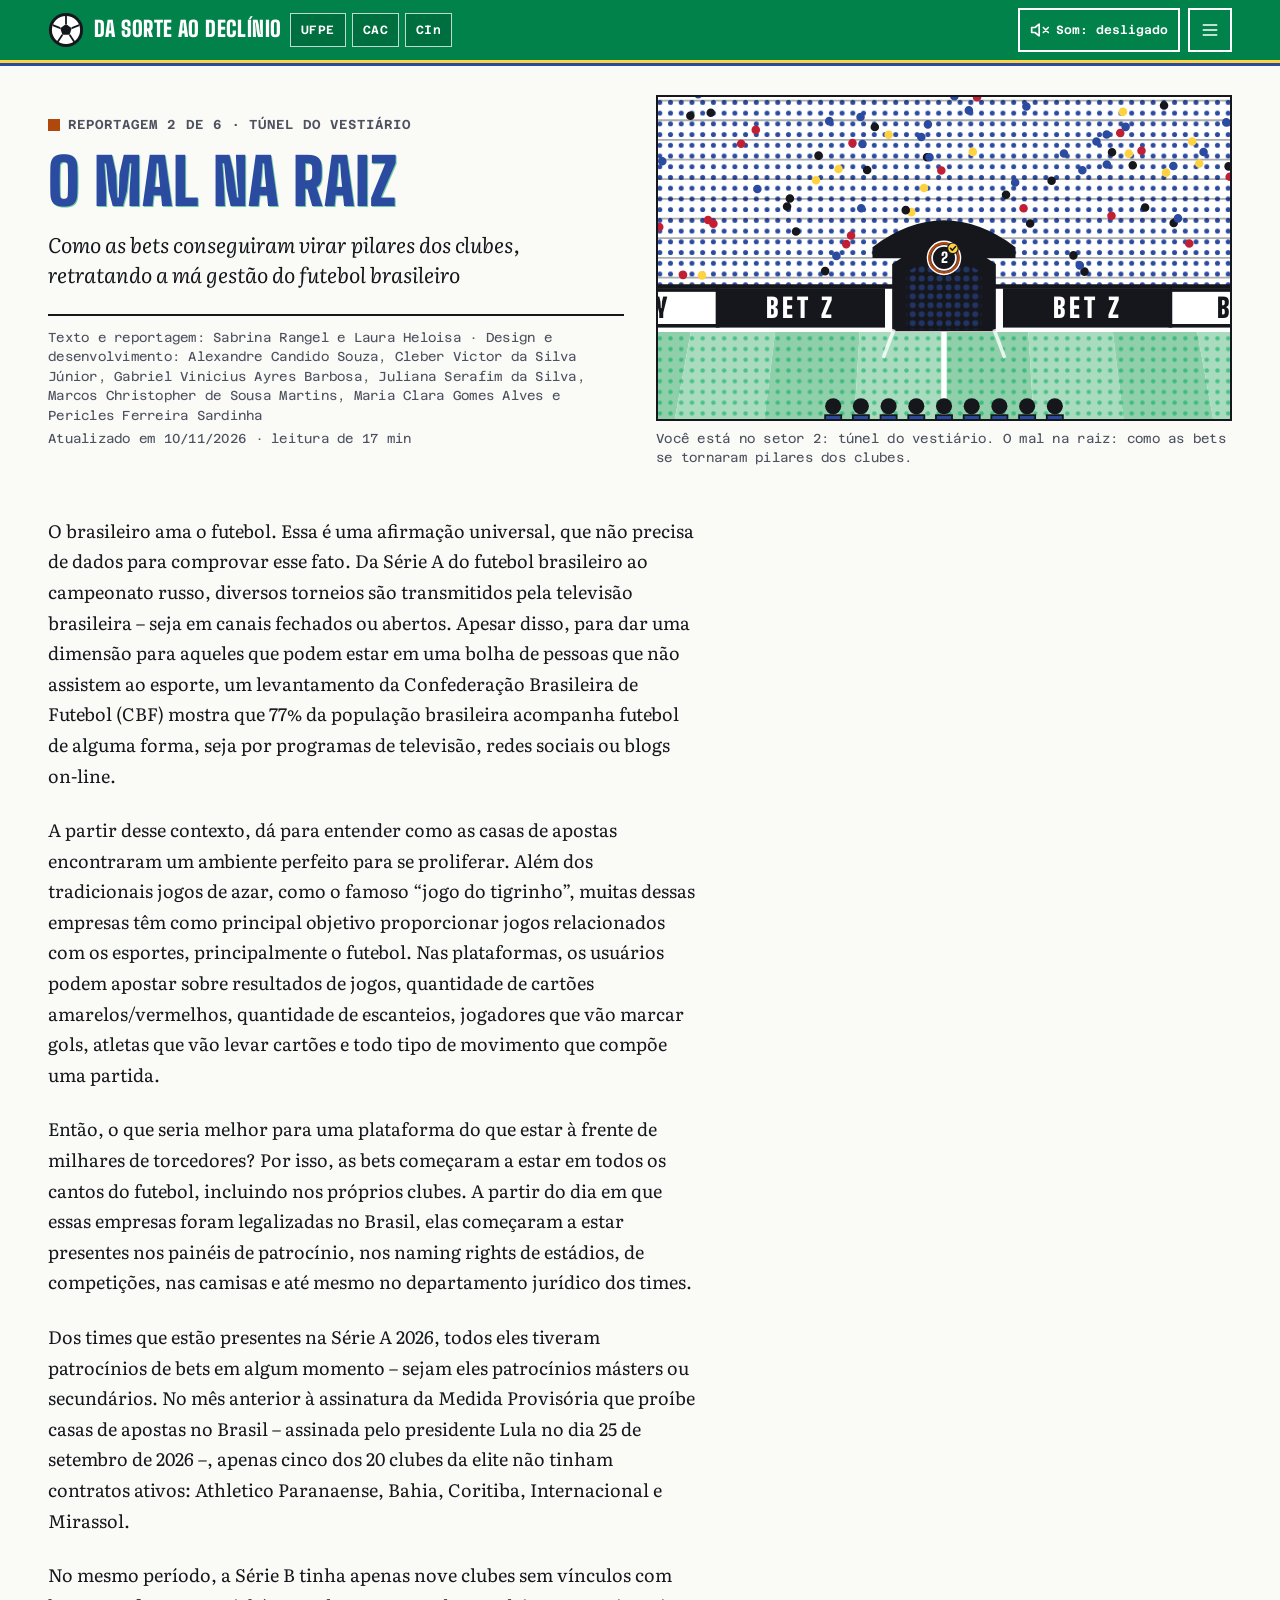
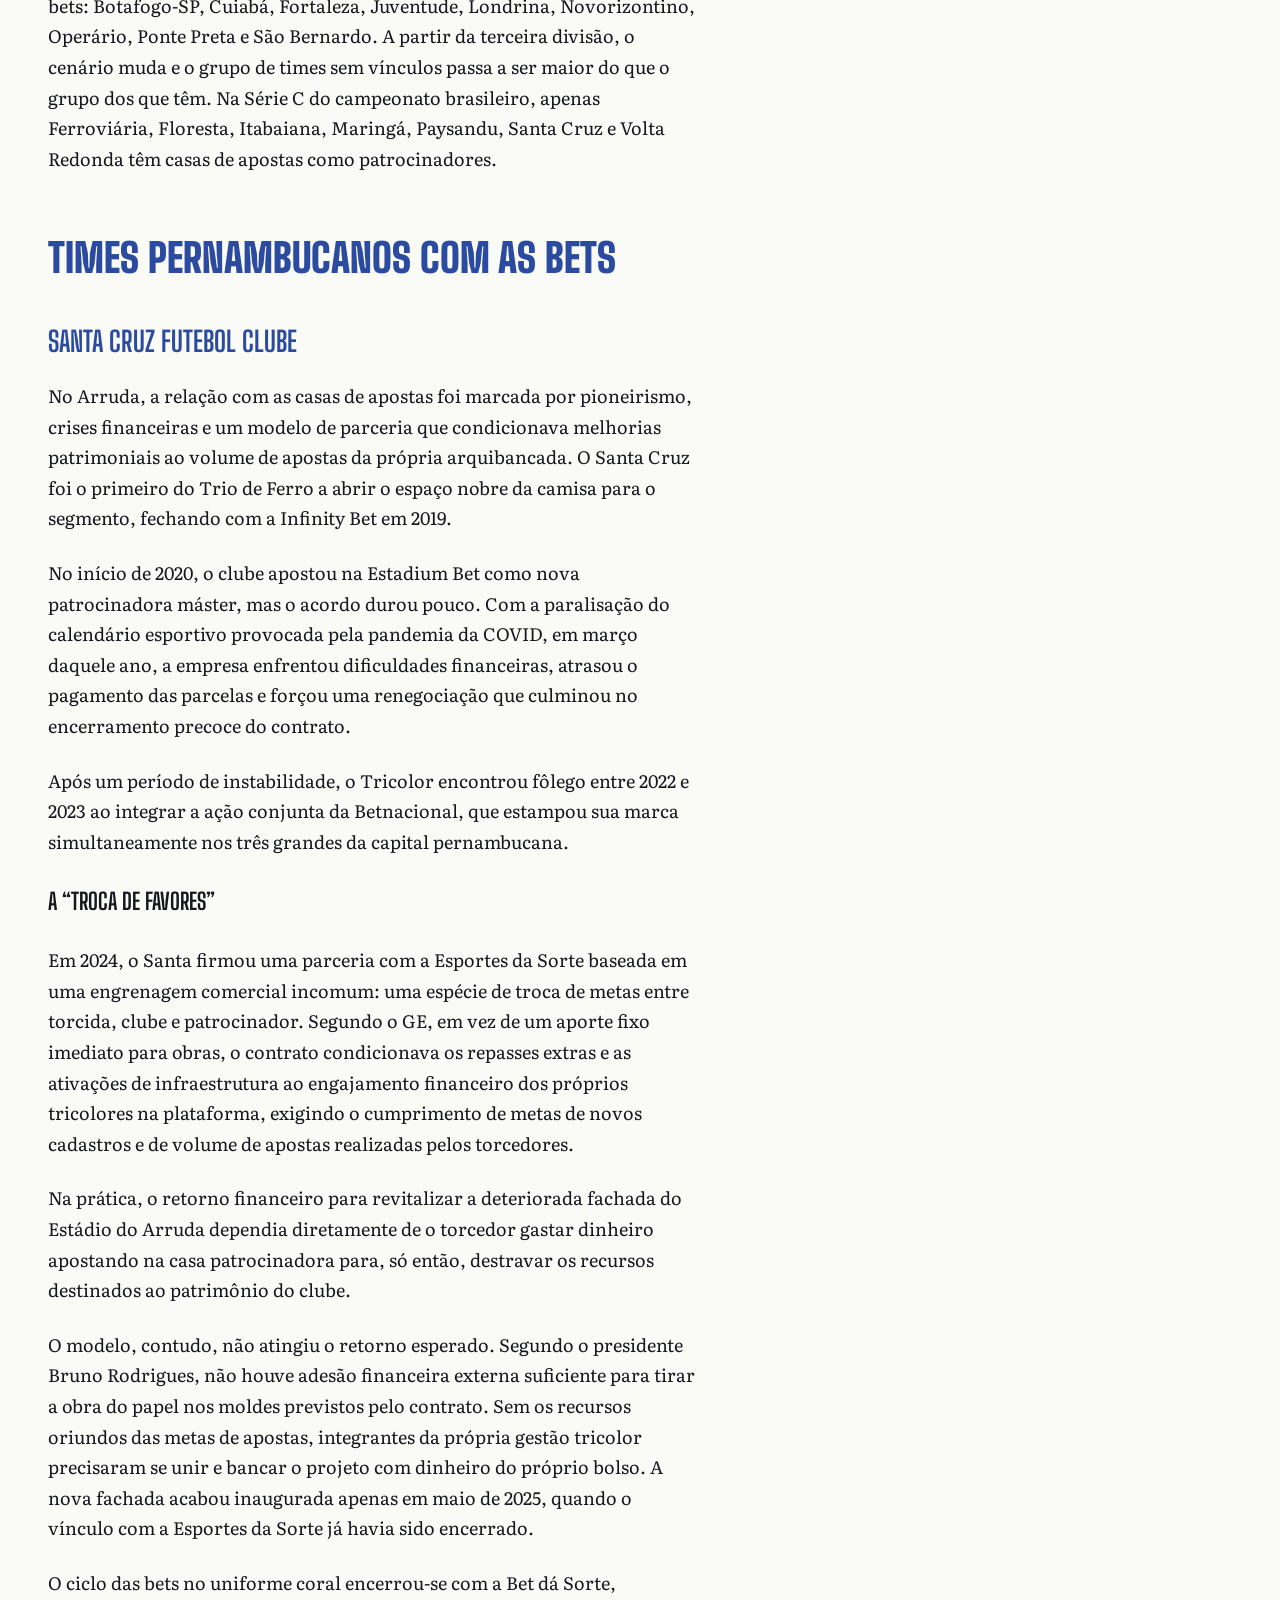
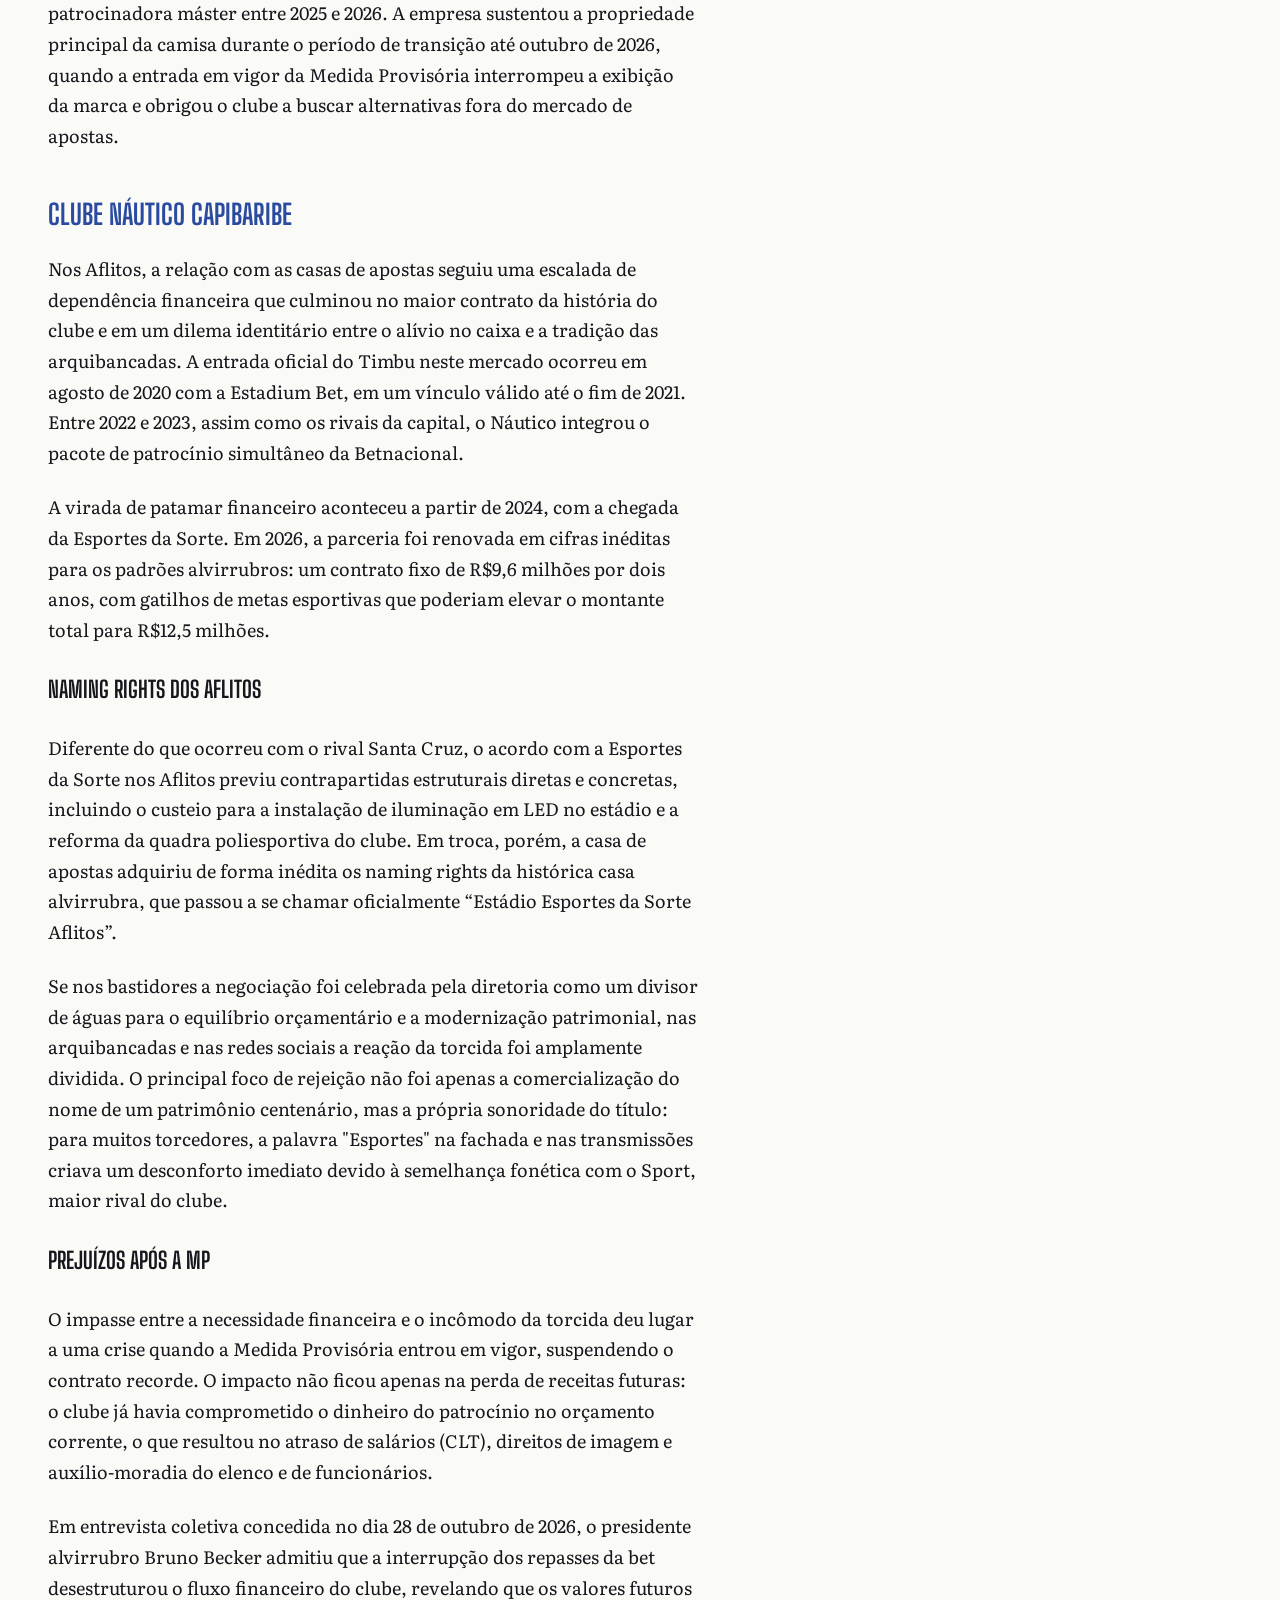
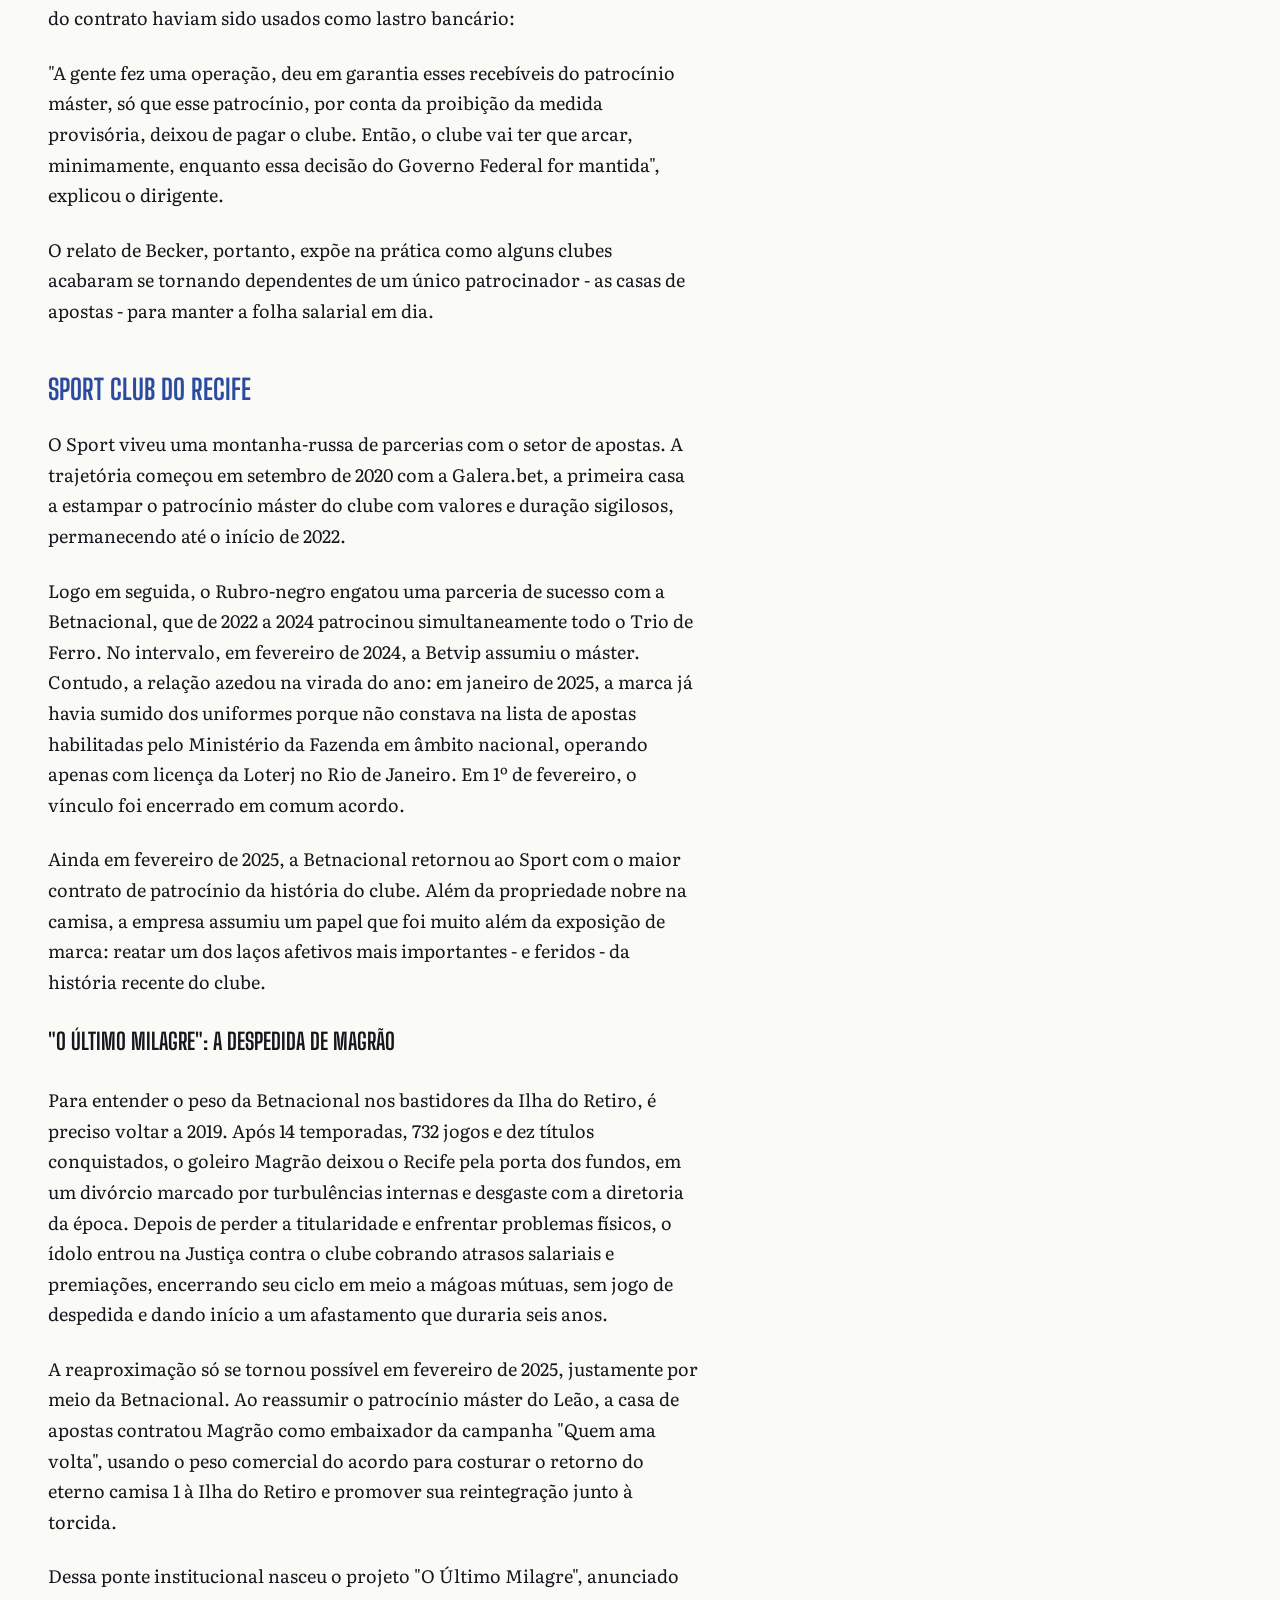
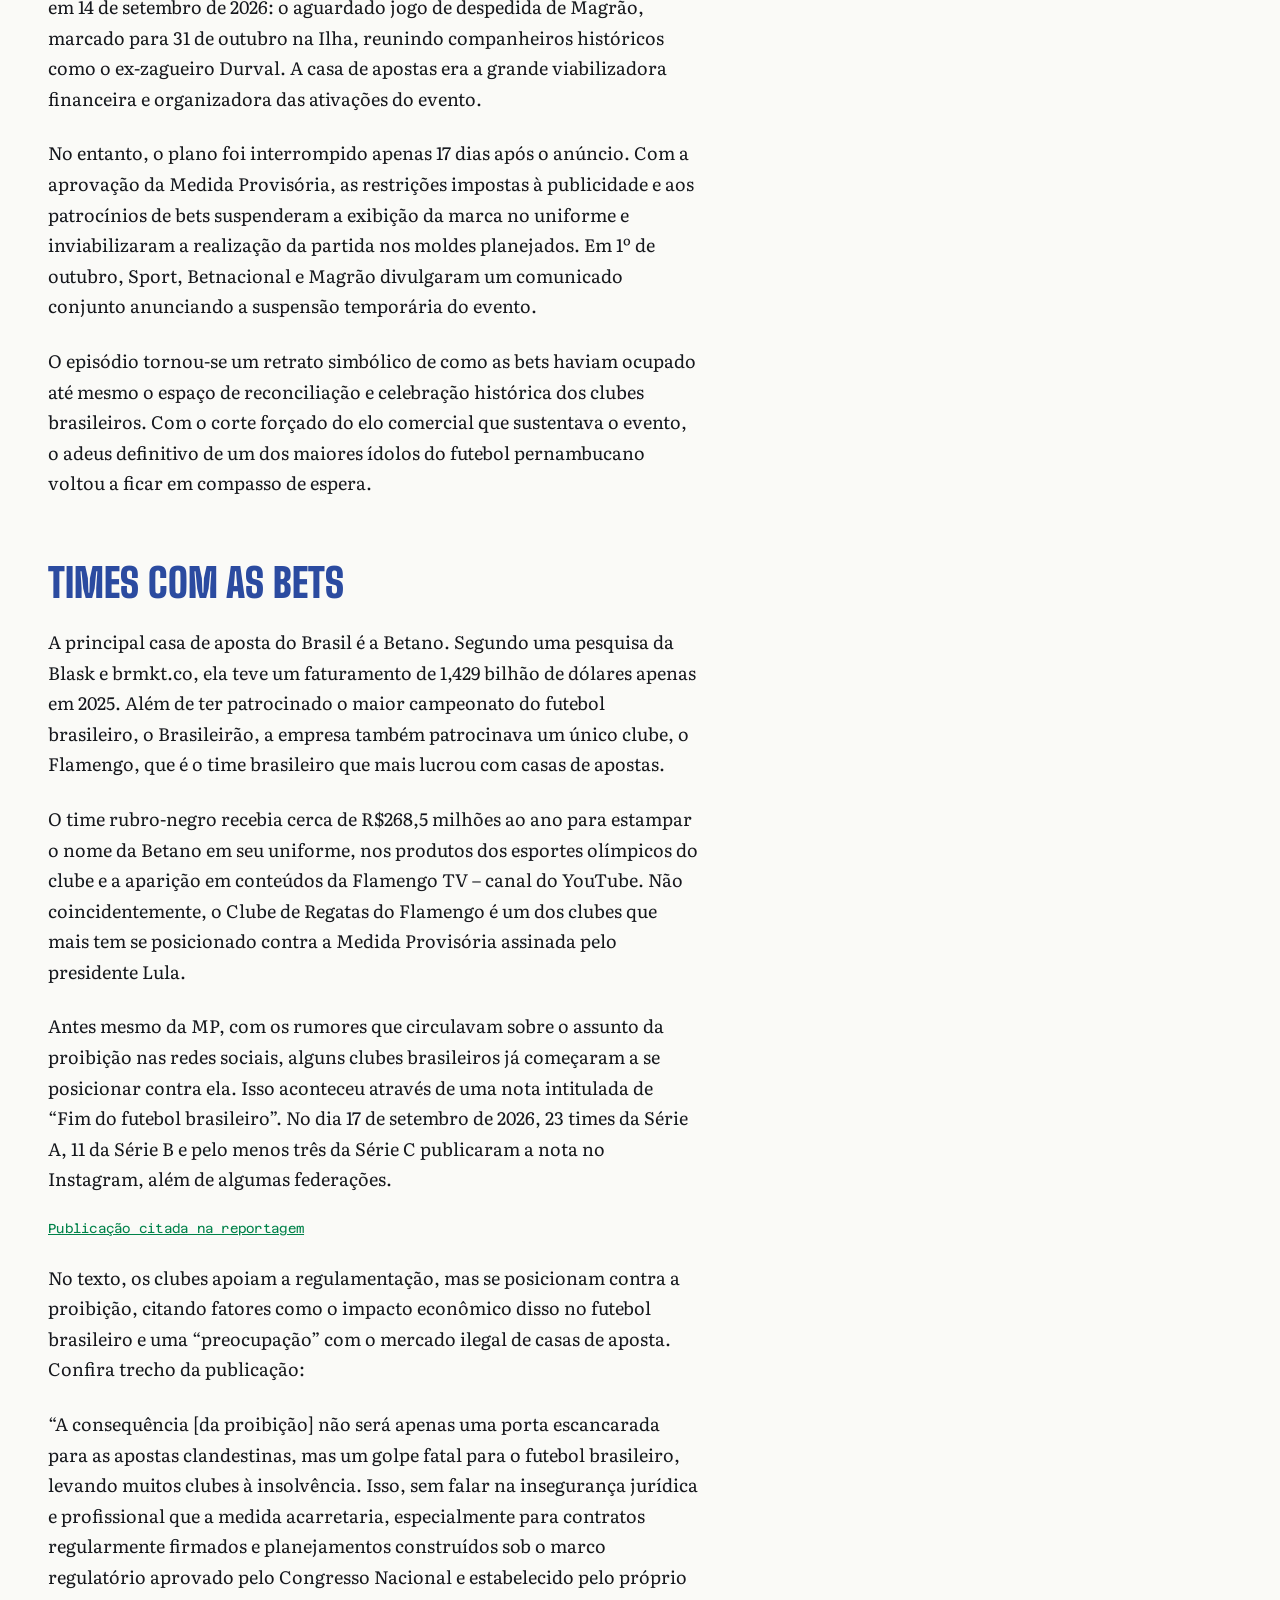
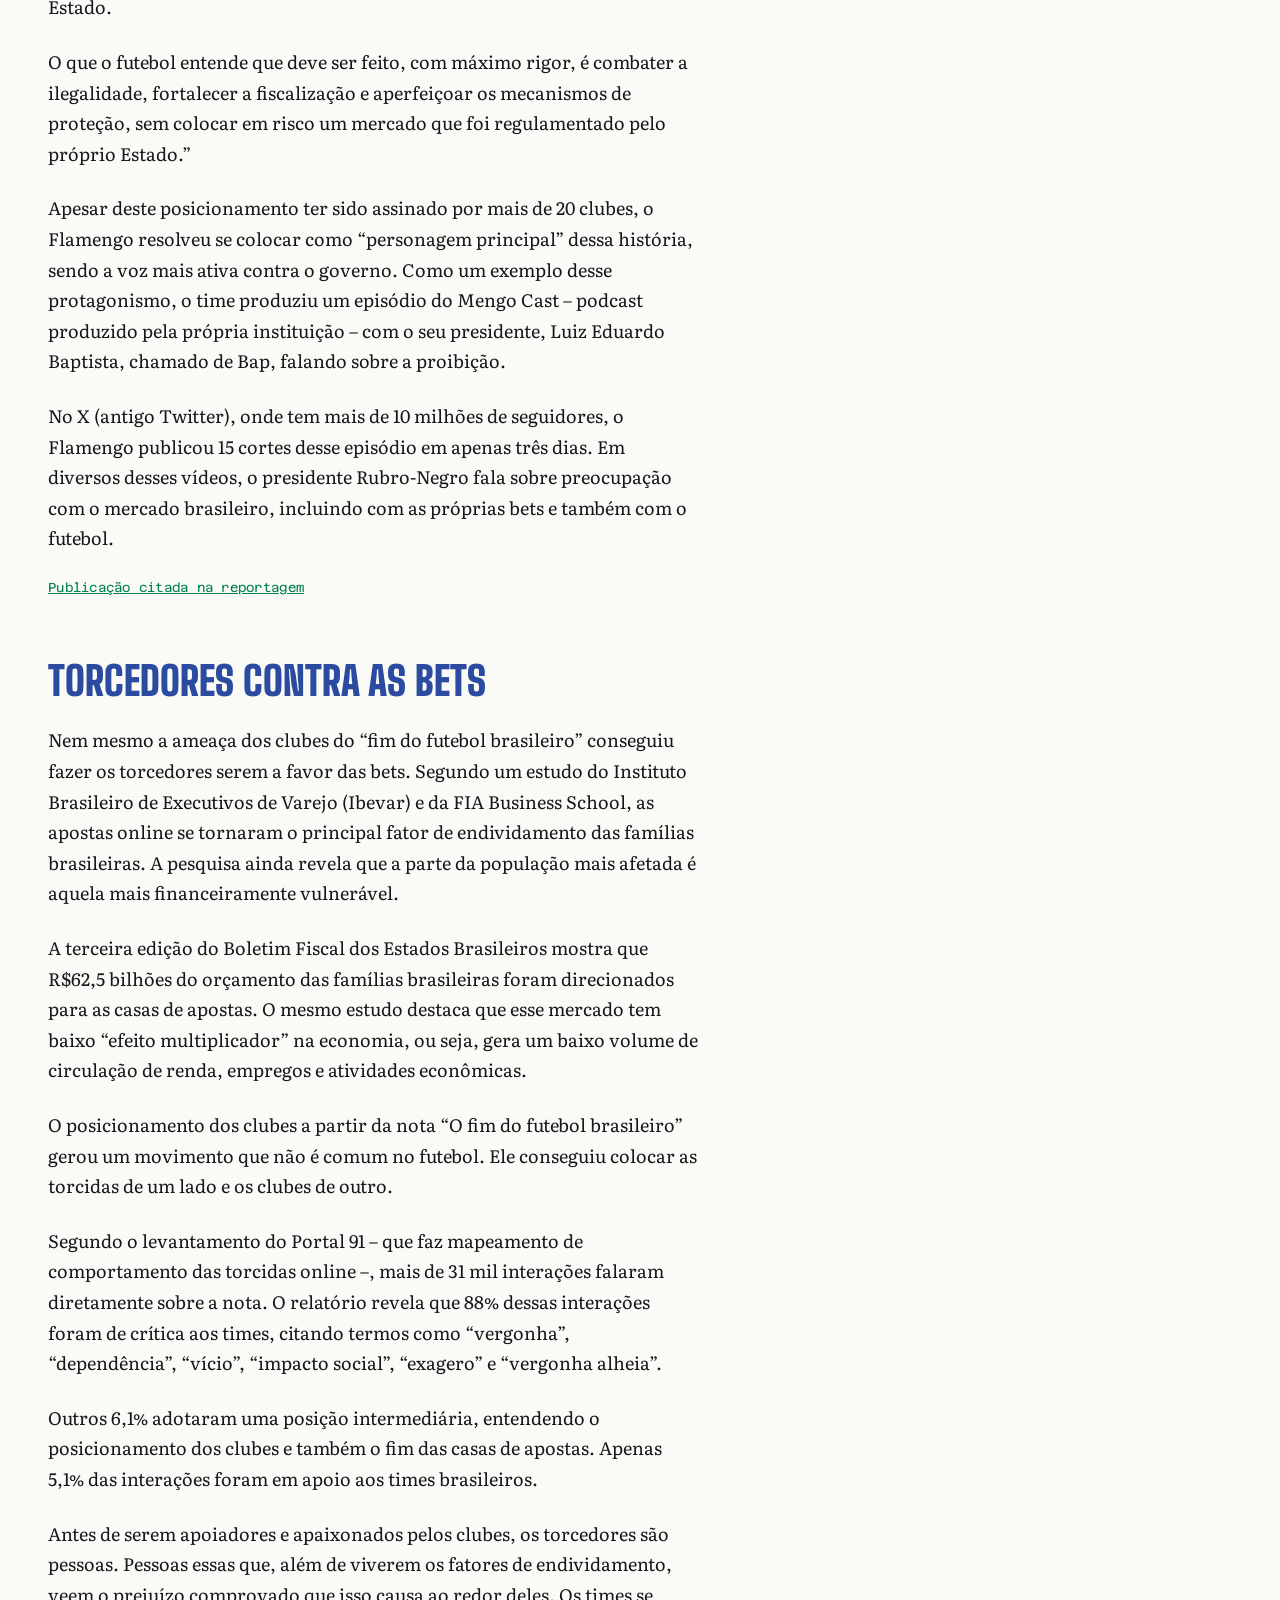
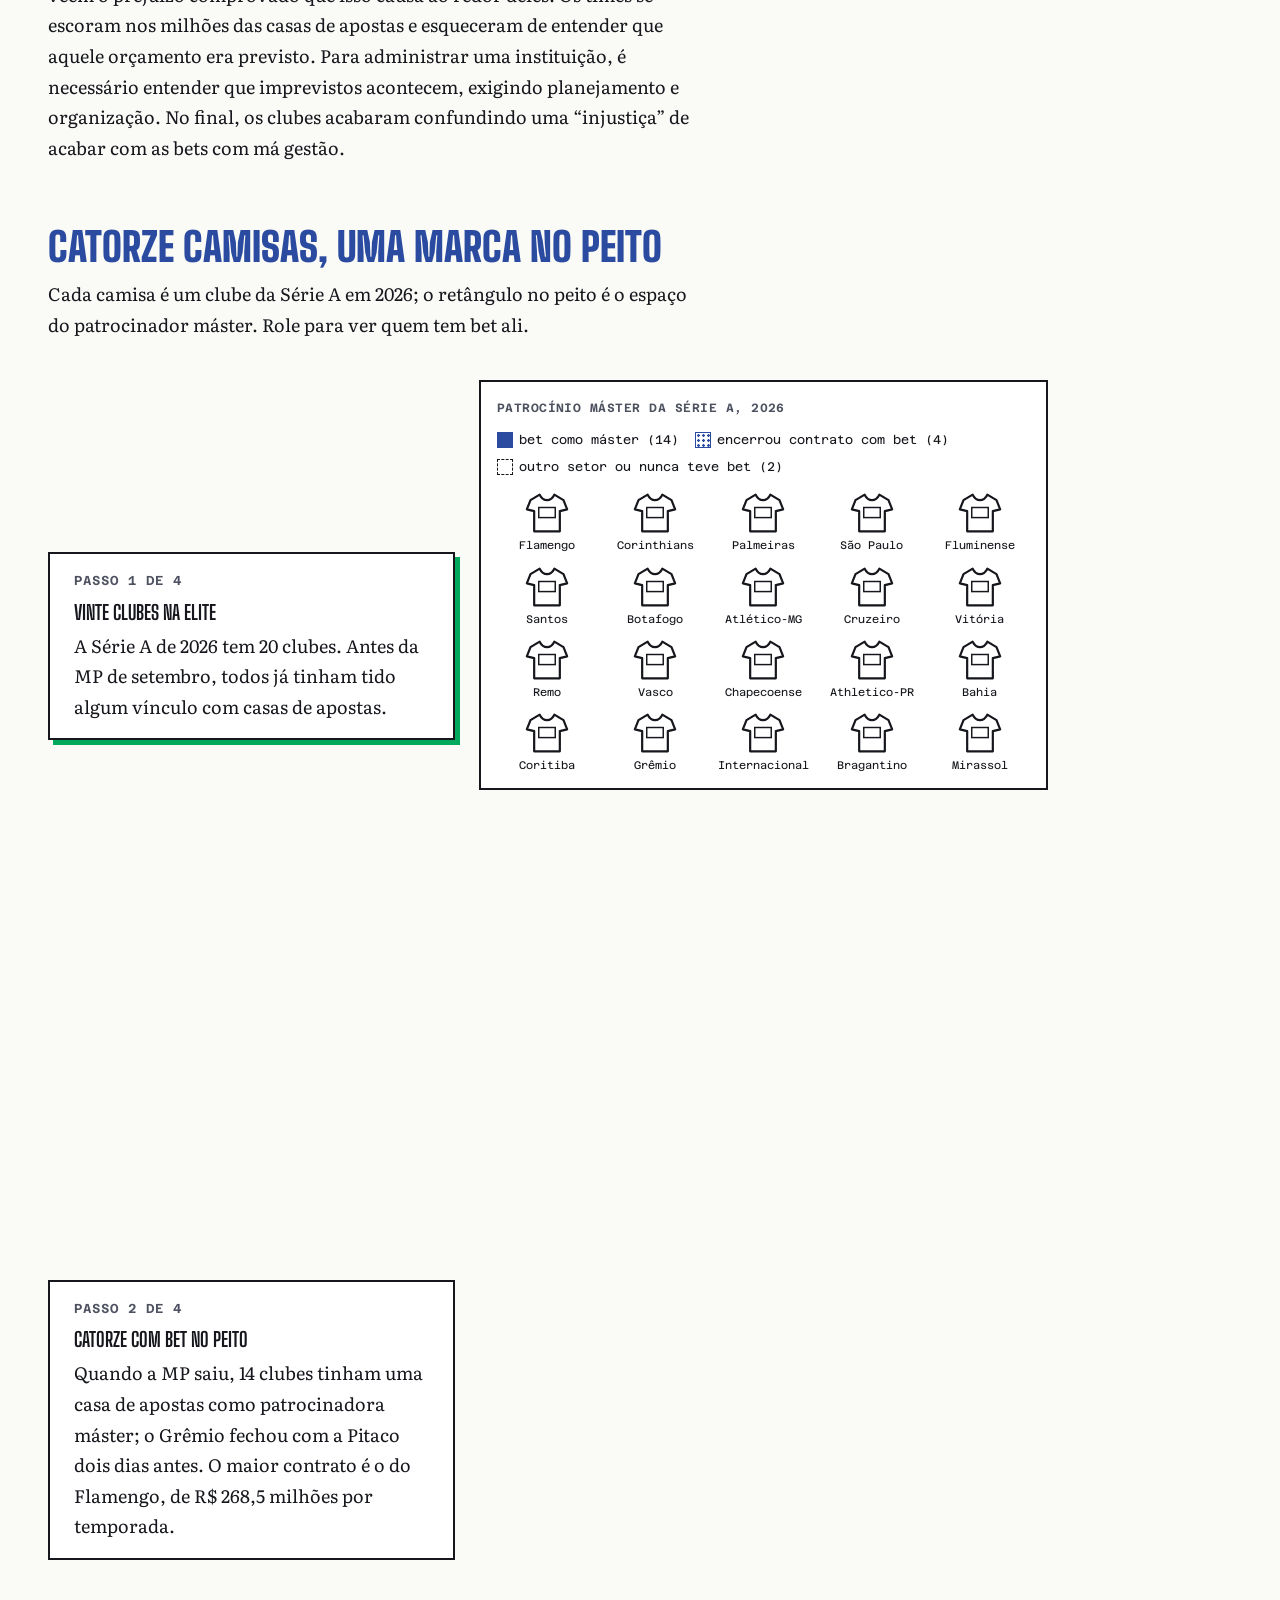
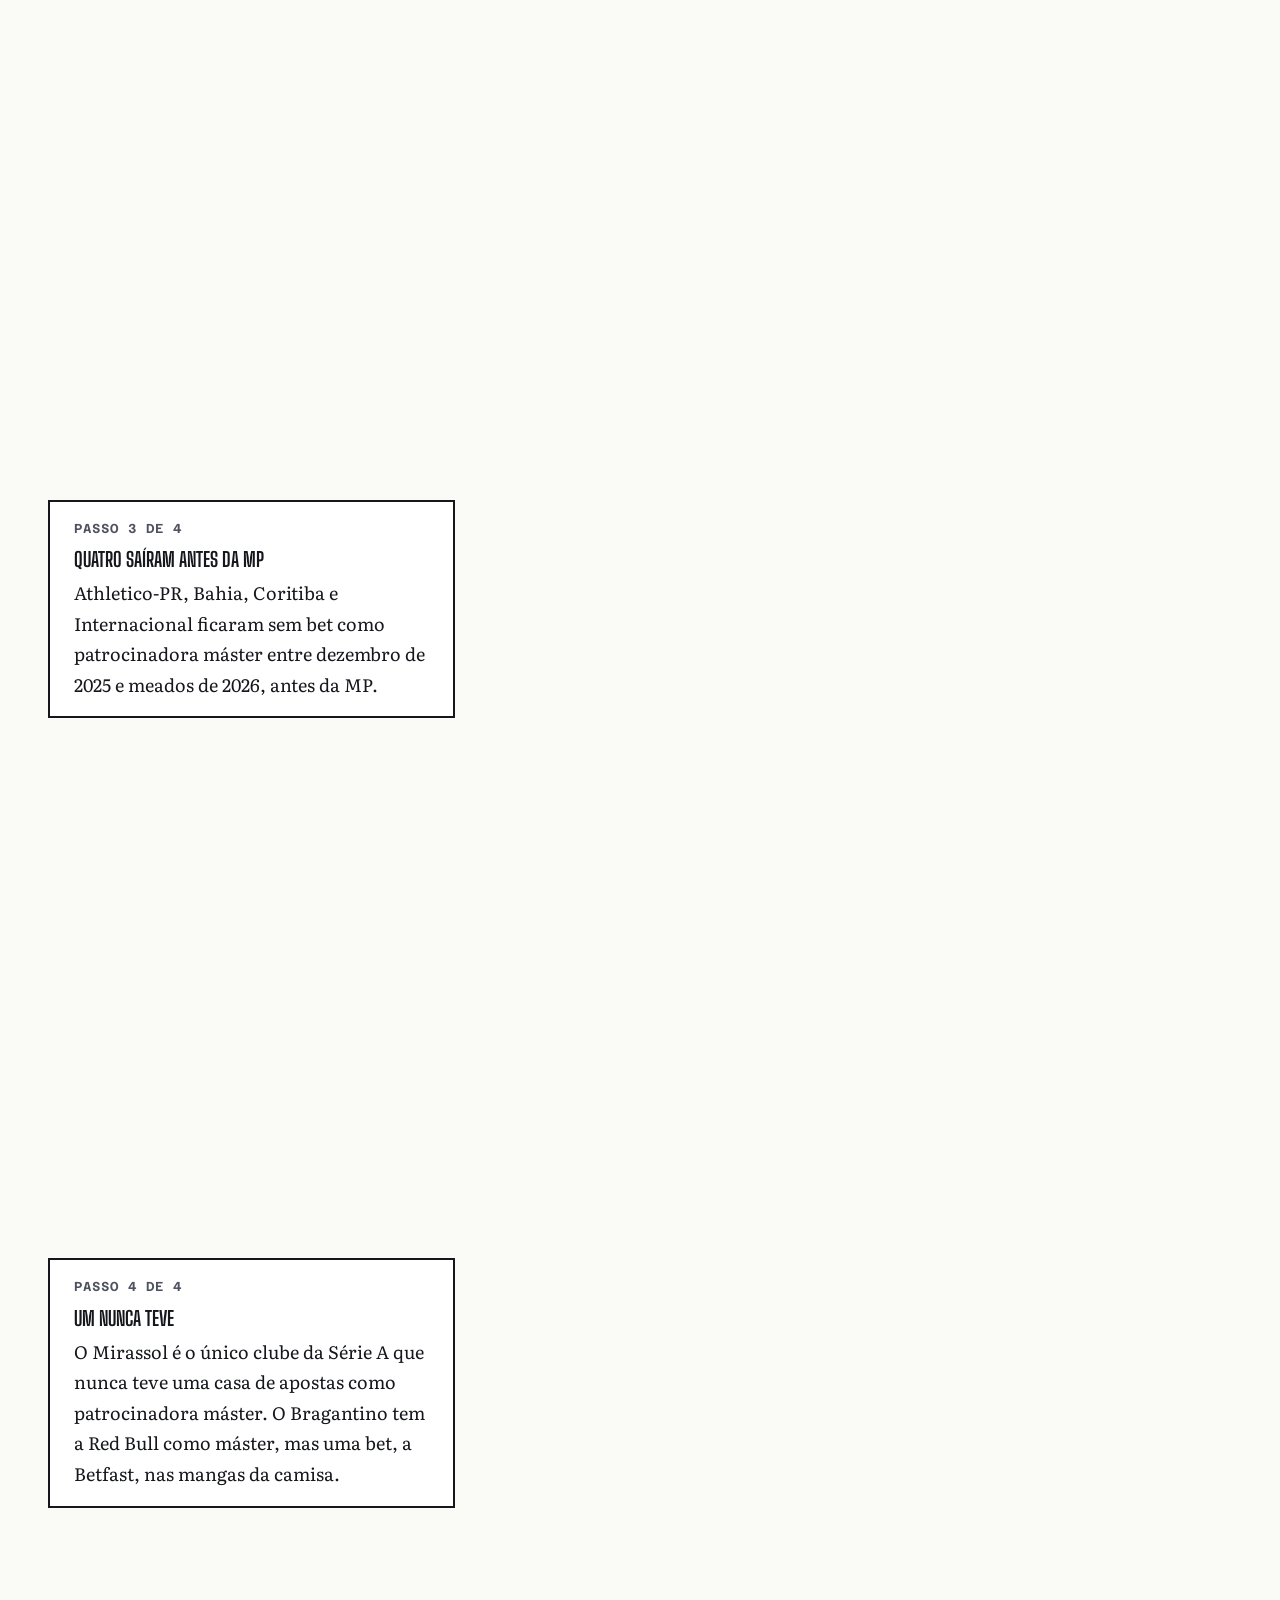
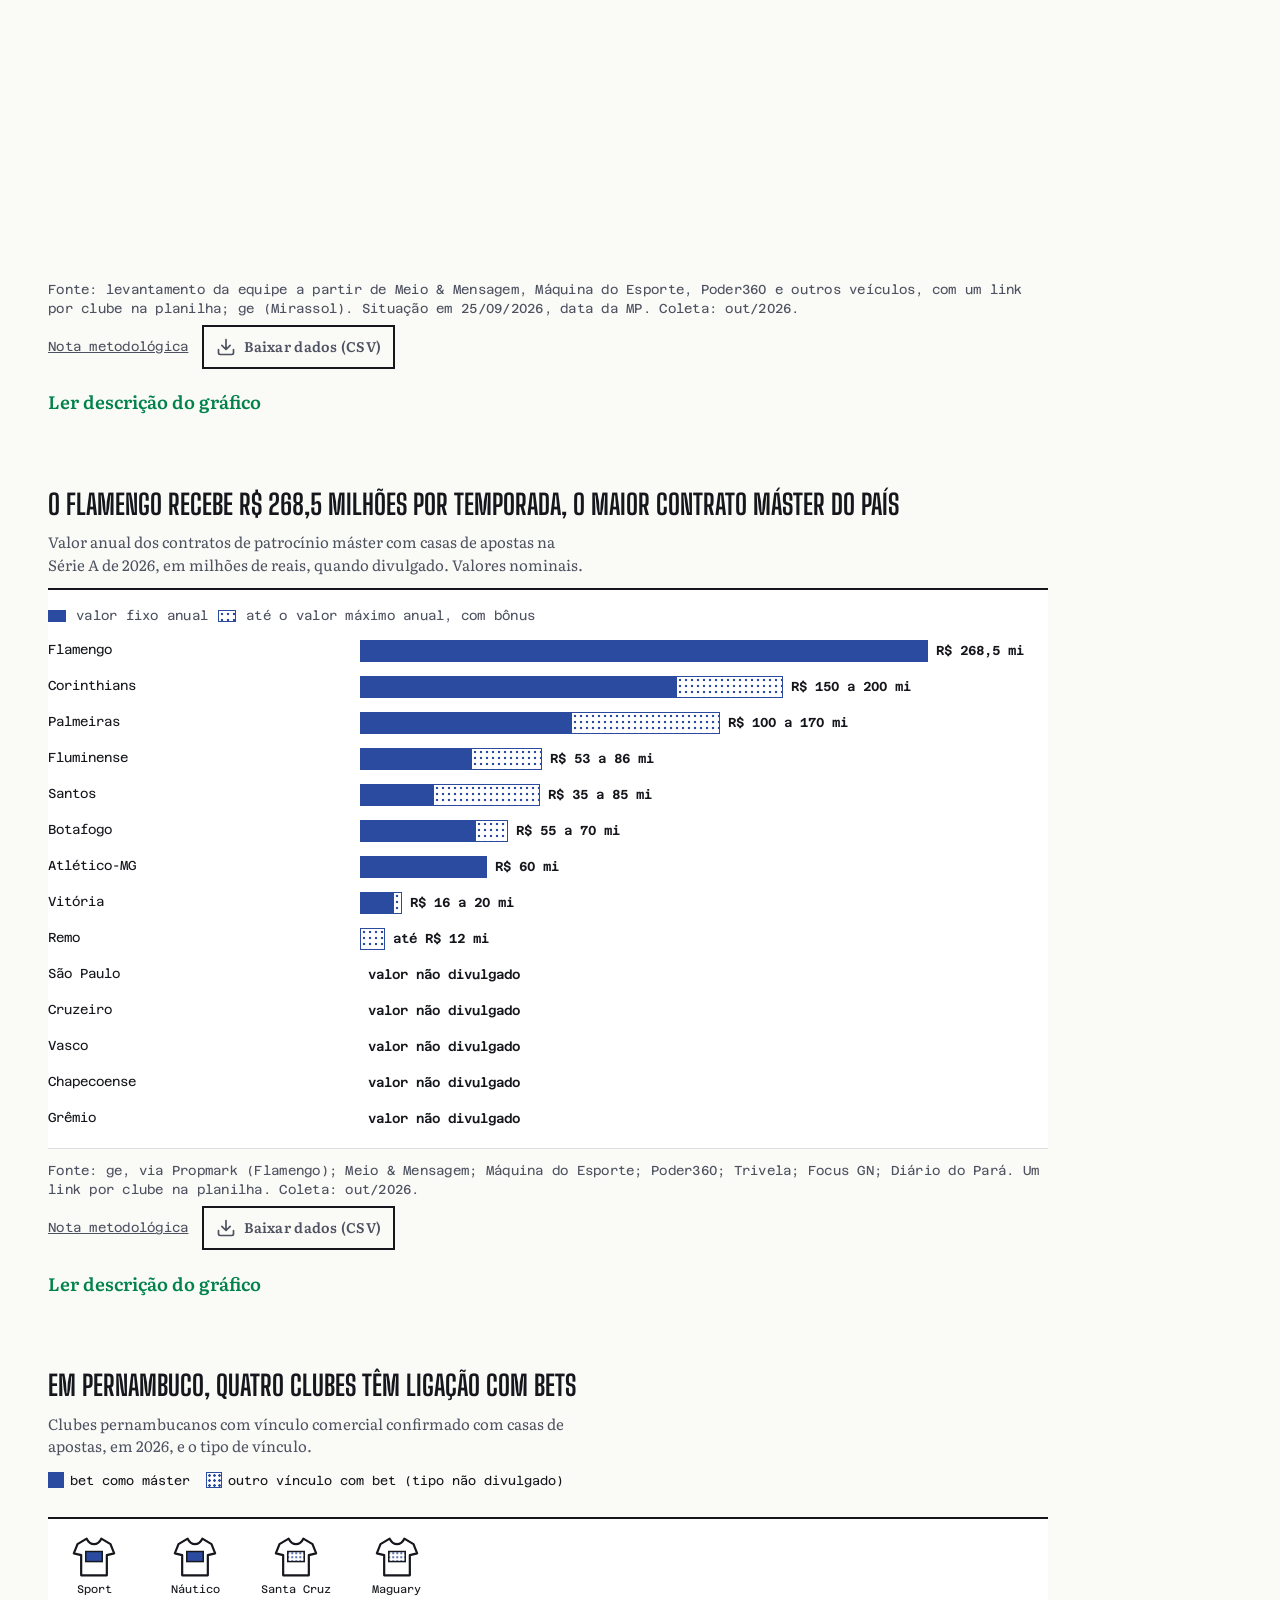
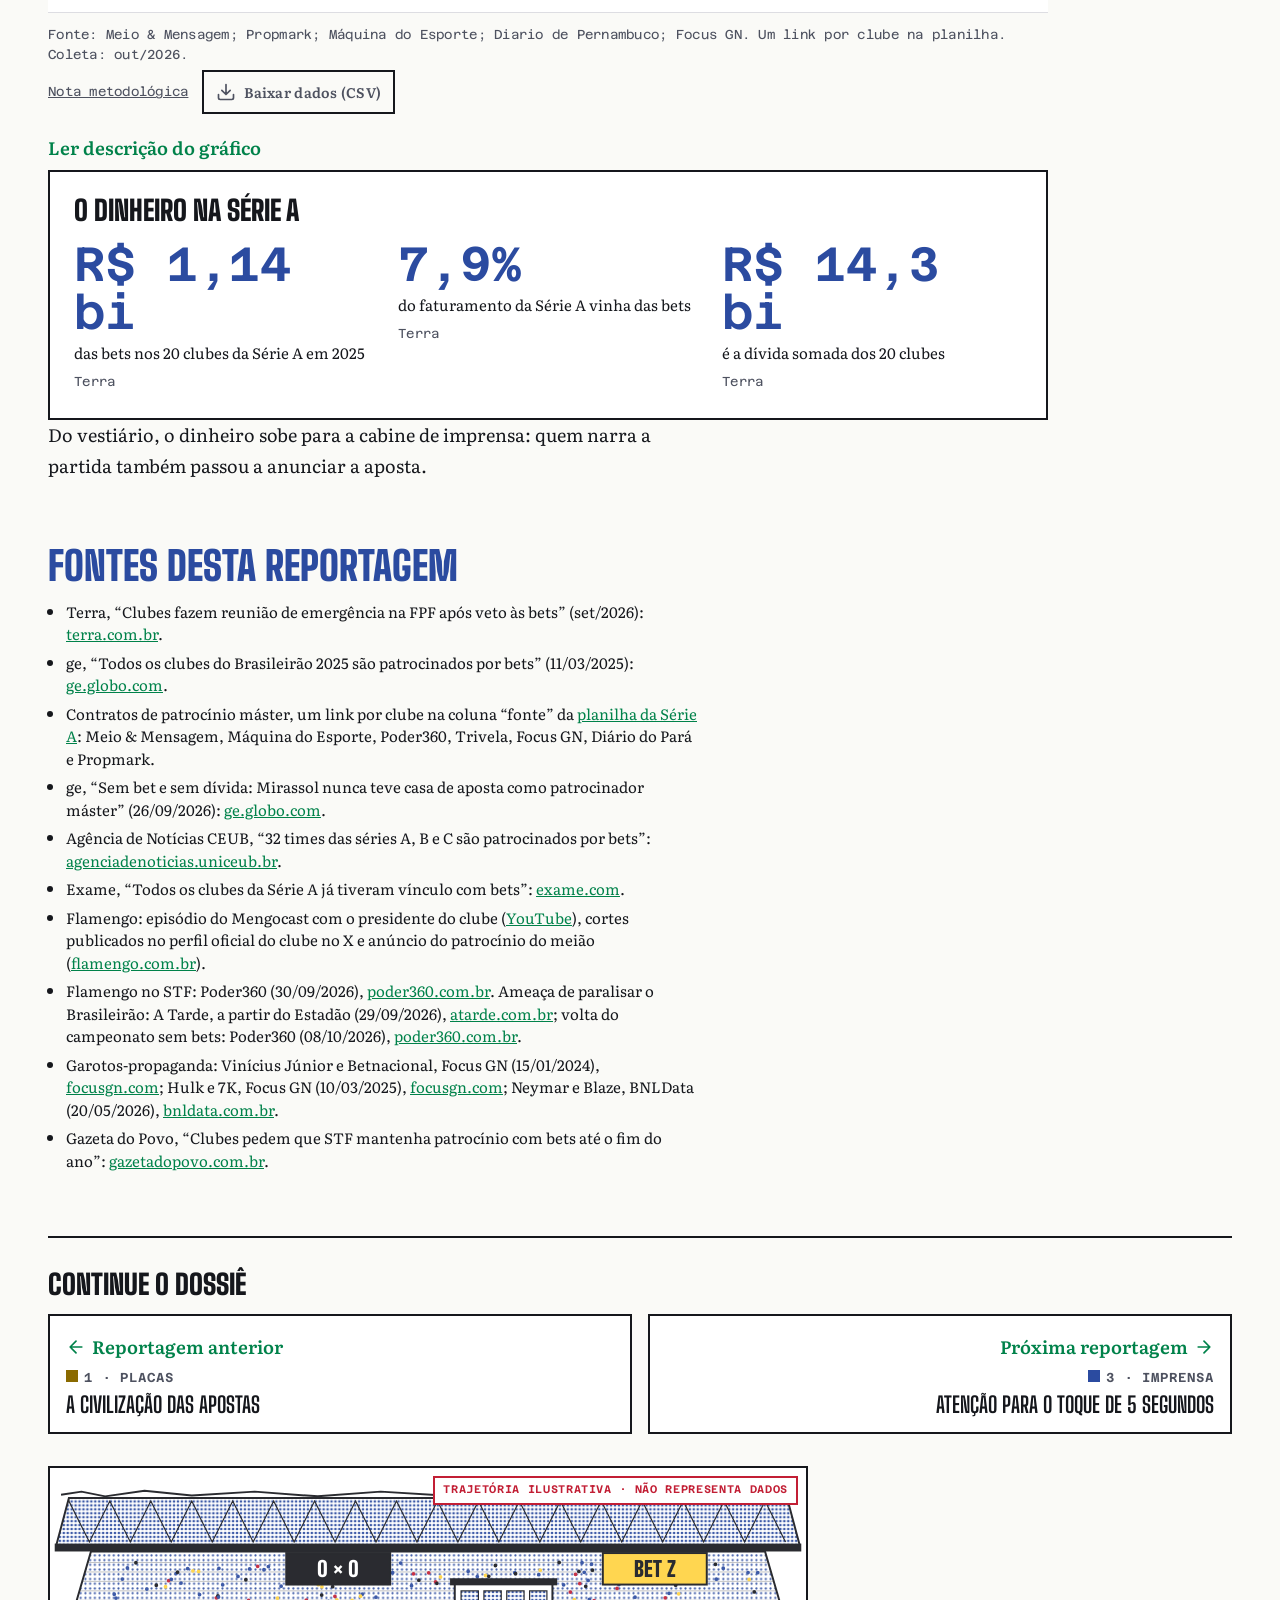
<file: reportagens/r2.html>
<!doctype html>
<html lang="pt-BR">
<head>
<meta charset="utf-8">
<meta name="viewport" content="width=device-width, initial-scale=1, viewport-fit=cover">
<title>O mal na raiz · Da Sorte ao Declínio</title>
<link rel="icon" href="../assets/img/favicon.svg" type="image/svg+xml">
<link rel="icon" href="../assets/img/favicon-32.png" sizes="32x32" type="image/png">
<link rel="apple-touch-icon" href="../assets/img/apple-touch-icon.png">
<meta name="description" content="Como as bets conseguiram virar pilares dos clubes, retratando a má gestão do futebol brasileiro">
<link rel="preconnect" href="https://fonts.googleapis.com"><link rel="preconnect" href="https://fonts.gstatic.com" crossorigin>
<link rel="stylesheet" href="https://fonts.googleapis.com/css2?family=Big+Shoulders+Display:wght@700;900&family=Literata:ital,opsz,wght@0,7..72,400;0,7..72,600;1,7..72,400&family=Azeret+Mono:wght@400;600&display=swap" media="print" onload="this.media='all'">
<noscript><link rel="stylesheet" href="https://fonts.googleapis.com/css2?family=Big+Shoulders+Display:wght@700;900&family=Literata:ital,opsz,wght@0,7..72,400;0,7..72,600;1,7..72,400&family=Azeret+Mono:wght@400;600&display=swap"></noscript>
<link rel="stylesheet" href="../assets/css/tokens.css">
<link rel="stylesheet" href="../assets/css/site.css">
</head>
<body data-raiz="../">
<!-- O cabeçalho, o menu, o aviso de jogo responsável e o rodapé são montados por assets/js/site.js
     a partir de assets/js/mapa-narrativo.js (edite os créditos lá, uma vez só). -->
<main id="conteudo" tabindex="-1" data-rep="r2">
  <!-- ================= ABERTURA: título, linha fina, créditos, data e câmera ================= -->
  <header class="rep-abertura">
    <div class="conteiner rep-abertura-grade">
      <div>
        <p class="eyebrow" id="eyebrow-rep"><!-- preenchido pelo script: "Reportagem N de 6 · Setor" --></p>
        <h1 class="titulo-rep">O mal na raiz</h1>
        <p class="linha-fina">Como as bets conseguiram virar pilares dos clubes, retratando a má gestão do futebol brasileiro</p>
        <div class="creditos legenda">
          <span id="creditos-rep"><!-- preenchido pelo script a partir de PROJETO.equipe e PROJETO.creditos --></span>
          <span>Publicado em <span id="publicado-rep"></span> · Atualizado em <time id="atualizado-rep"></time> · <span id="tempo-leitura">leitura de alguns minutos</span></span>
        </div>
      </div>
      <figure style="margin:0">
        <div class="camera"><svg id="svg-camera" class="estadio-svg" viewBox="0 0 960 540" role="group"></svg></div>
        <figcaption class="legenda camera-legenda" id="camera-legenda">Você está no estádio do dossiê.</figcaption>
      </figure>
    </div>
  </header>

  <div class="conteiner">
    <div class="corpo">
      <p>O brasileiro ama o futebol. Essa é uma afirmação universal, que não precisa de dados para comprovar esse fato. Da Série A do futebol brasileiro ao campeonato russo, diversos torneios são transmitidos pela televisão brasileira – seja em canais fechados ou abertos. Apesar disso, para dar uma dimensão para aqueles que podem estar em uma bolha de pessoas que não assistem ao esporte, um levantamento da Confederação Brasileira de Futebol (CBF) mostra que 77% da população brasileira acompanha futebol de alguma forma, seja por programas de televisão, redes sociais ou blogs on-line.</p>
      <p>A partir desse contexto, dá para entender como as casas de apostas encontraram um ambiente perfeito para se proliferar. Além dos tradicionais jogos de azar, como o famoso “jogo do tigrinho”, muitas dessas empresas têm como principal objetivo proporcionar jogos relacionados com os esportes, principalmente o futebol. Nas plataformas, os usuários podem apostar sobre resultados de jogos, quantidade de cartões amarelos/vermelhos, quantidade de escanteios, jogadores que vão marcar gols, atletas que vão levar cartões e todo tipo de movimento que compõe uma partida.</p>
      <p>Então, o que seria melhor para uma plataforma do que estar à frente de milhares de torcedores? Por isso, as bets começaram a estar em todos os cantos do futebol, incluindo nos próprios clubes. A partir do dia em que essas empresas foram legalizadas no Brasil, elas começaram a estar presentes nos painéis de patrocínio, nos naming rights de estádios, de competições, nas camisas e até mesmo no departamento jurídico dos times.</p>
      <p>Dos times que estão presentes na Série A 2026, todos eles tiveram patrocínios de bets em algum momento – sejam eles patrocínios másters ou secundários. No mês anterior à assinatura da Medida Provisória que proíbe casas de apostas no Brasil – assinada pelo presidente Lula no dia 25 de setembro de 2026 –, apenas cinco dos 20 clubes da elite não tinham contratos ativos: Athletico Paranaense, Bahia, Coritiba, Internacional e Mirassol.</p>
      <p>No mesmo período, a Série B tinha apenas nove clubes sem vínculos com bets: Botafogo-SP, Cuiabá, Fortaleza, Juventude, Londrina, Novorizontino, Operário, Ponte Preta e São Bernardo. A partir da terceira divisão, o cenário muda e o grupo de times sem vínculos passa a ser maior do que o grupo dos que têm. Na Série C do campeonato brasileiro, apenas Ferroviária, Floresta, Itabaiana, Maringá, Paysandu, Santa Cruz e Volta Redonda têm casas de apostas como patrocinadores.</p>
      <h2>Times pernambucanos com as bets</h2>
      <h3>Santa Cruz Futebol Clube</h3>
      <p>No Arruda, a relação com as casas de apostas foi marcada por pioneirismo, crises financeiras e um modelo de parceria que condicionava melhorias patrimoniais ao volume de apostas da própria arquibancada. O Santa Cruz foi o primeiro do Trio de Ferro a abrir o espaço nobre da camisa para o segmento, fechando com a Infinity Bet em 2019.</p>
      <p>No início de 2020, o clube apostou na Estadium Bet como nova patrocinadora máster, mas o acordo durou pouco. Com a paralisação do calendário esportivo provocada pela pandemia da COVID, em março daquele ano, a empresa enfrentou dificuldades financeiras, atrasou o pagamento das parcelas e forçou uma renegociação que culminou no encerramento precoce do contrato.</p>
      <p>Após um período de instabilidade, o Tricolor encontrou fôlego entre 2022 e 2023 ao integrar a ação conjunta da Betnacional, que estampou sua marca simultaneamente nos três grandes da capital pernambucana.</p>
      <h4>A “Troca de favores”</h4>
      <p>Em 2024, o Santa firmou uma parceria com a Esportes da Sorte baseada em uma engrenagem comercial incomum: uma espécie de troca de metas entre torcida, clube e patrocinador. Segundo o GE, em vez de um aporte fixo imediato para obras, o contrato condicionava os repasses extras e as ativações de infraestrutura ao engajamento financeiro dos próprios tricolores na plataforma, exigindo o cumprimento de metas de novos cadastros e de volume de apostas realizadas pelos torcedores.</p>
      <p>Na prática, o retorno financeiro para revitalizar a deteriorada fachada do Estádio do Arruda dependia diretamente de o torcedor gastar dinheiro apostando na casa patrocinadora para, só então, destravar os recursos destinados ao patrimônio do clube.</p>
      <p>O modelo, contudo, não atingiu o retorno esperado. Segundo o presidente Bruno Rodrigues, não houve adesão financeira externa suficiente para tirar a obra do papel nos moldes previstos pelo contrato. Sem os recursos oriundos das metas de apostas, integrantes da própria gestão tricolor precisaram se unir e bancar o projeto com dinheiro do próprio bolso. A nova fachada acabou inaugurada apenas em maio de 2025, quando o vínculo com a Esportes da Sorte já havia sido encerrado.</p>
      <p>O ciclo das bets no uniforme coral encerrou-se com a Bet dá Sorte, patrocinadora máster entre 2025 e 2026. A empresa sustentou a propriedade principal da camisa durante o período de transição até outubro de 2026, quando a entrada em vigor da Medida Provisória interrompeu a exibição da marca e obrigou o clube a buscar alternativas fora do mercado de apostas.</p>
      <h3>Clube Náutico Capibaribe</h3>
      <p>Nos Aflitos, a relação com as casas de apostas seguiu uma escalada de dependência financeira que culminou no maior contrato da história do clube e em um dilema identitário entre o alívio no caixa e a tradição das arquibancadas. A entrada oficial do Timbu neste mercado ocorreu em agosto de 2020 com a Estadium Bet, em um vínculo válido até o fim de 2021. Entre 2022 e 2023, assim como os rivais da capital, o Náutico integrou o pacote de patrocínio simultâneo da Betnacional.</p>
      <p>A virada de patamar financeiro aconteceu a partir de 2024, com a chegada da Esportes da Sorte. Em 2026, a parceria foi renovada em cifras inéditas para os padrões alvirrubros: um contrato fixo de R$9,6 milhões por dois anos, com gatilhos de metas esportivas que poderiam elevar o montante total para R$12,5 milhões.</p>
      <h4>Naming rights dos Aflitos</h4>
      <p>Diferente do que ocorreu com o rival Santa Cruz, o acordo com a Esportes da Sorte nos Aflitos previu contrapartidas estruturais diretas e concretas, incluindo o custeio para a instalação de iluminação em LED no estádio e a reforma da quadra poliesportiva do clube. Em troca, porém, a casa de apostas adquiriu de forma inédita os naming rights da histórica casa alvirrubra, que passou a se chamar oficialmente “Estádio Esportes da Sorte Aflitos”.</p>
      <p>Se nos bastidores a negociação foi celebrada pela diretoria como um divisor de águas para o equilíbrio orçamentário e a modernização patrimonial, nas arquibancadas e nas redes sociais a reação da torcida foi amplamente dividida. O principal foco de rejeição não foi apenas a comercialização do nome de um patrimônio centenário, mas a própria sonoridade do título: para muitos torcedores, a palavra &quot;Esportes&quot; na fachada e nas transmissões criava um desconforto imediato devido à semelhança fonética com o Sport, maior rival do clube.</p>
      <h4>Prejuízos após a MP</h4>
      <p>O impasse entre a necessidade financeira e o incômodo da torcida deu lugar a uma crise quando a Medida Provisória entrou em vigor, suspendendo o contrato recorde. O impacto não ficou apenas na perda de receitas futuras: o clube já havia comprometido o dinheiro do patrocínio no orçamento corrente, o que resultou no atraso de salários (CLT), direitos de imagem e auxílio-moradia do elenco e de funcionários.</p>
      <p>Em entrevista coletiva concedida no dia 28 de outubro de 2026, o presidente alvirrubro Bruno Becker admitiu que a interrupção dos repasses da bet desestruturou o fluxo financeiro do clube, revelando que os valores futuros do contrato haviam sido usados como lastro bancário:</p>
      <p>&quot;A gente fez uma operação, deu em garantia esses recebíveis do patrocínio máster, só que esse patrocínio, por conta da proibição da medida provisória, deixou de pagar o clube. Então, o clube vai ter que arcar, minimamente, enquanto essa decisão do Governo Federal for mantida&quot;, explicou o dirigente.</p>
      <p>O relato de Becker, portanto, expõe na prática como alguns clubes acabaram se tornando dependentes de um único patrocinador - as casas de apostas - para manter a folha salarial em dia.</p>
      <h3>Sport Club do Recife</h3>
      <p>O Sport viveu uma montanha-russa de parcerias com o setor de apostas. A trajetória começou em setembro de 2020 com a Galera.bet, a primeira casa a estampar o patrocínio máster do clube com valores e duração sigilosos, permanecendo até o início de 2022.</p>
      <p>Logo em seguida, o Rubro-negro engatou uma parceria de sucesso com a Betnacional, que de 2022 a 2024 patrocinou simultaneamente todo o Trio de Ferro. No intervalo, em fevereiro de 2024, a Betvip assumiu o máster. Contudo, a relação azedou na virada do ano: em janeiro de 2025, a marca já havia sumido dos uniformes porque não constava na lista de apostas habilitadas pelo Ministério da Fazenda em âmbito nacional, operando apenas com licença da Loterj no Rio de Janeiro. Em 1º de fevereiro, o vínculo foi encerrado em comum acordo.</p>
      <p>Ainda em fevereiro de 2025, a Betnacional retornou ao Sport com o maior contrato de patrocínio da história do clube. Além da propriedade nobre na camisa, a empresa assumiu um papel que foi muito além da exposição de marca: reatar um dos laços afetivos mais importantes - e feridos - da história recente do clube.</p>
      <h4>&quot;O Último Milagre&quot;: a despedida de Magrão</h4>
      <p>Para entender o peso da Betnacional nos bastidores da Ilha do Retiro, é preciso voltar a 2019. Após 14 temporadas, 732 jogos e dez títulos conquistados, o goleiro Magrão deixou o Recife pela porta dos fundos, em um divórcio marcado por turbulências internas e desgaste com a diretoria da época. Depois de perder a titularidade e enfrentar problemas físicos, o ídolo entrou na Justiça contra o clube cobrando atrasos salariais e premiações, encerrando seu ciclo em meio a mágoas mútuas, sem jogo de despedida e dando início a um afastamento que duraria seis anos.</p>
      <p>A reaproximação só se tornou possível em fevereiro de 2025, justamente por meio da Betnacional. Ao reassumir o patrocínio máster do Leão, a casa de apostas contratou Magrão como embaixador da campanha &quot;Quem ama volta&quot;, usando o peso comercial do acordo para costurar o retorno do eterno camisa 1 à Ilha do Retiro e promover sua reintegração junto à torcida.</p>
      <p>Dessa ponte institucional nasceu o projeto &quot;O Último Milagre&quot;, anunciado em 14 de setembro de 2026: o aguardado jogo de despedida de Magrão, marcado para 31 de outubro na Ilha, reunindo companheiros históricos como o ex-zagueiro Durval. A casa de apostas era a grande viabilizadora financeira e organizadora das ativações do evento.</p>
      <p>No entanto, o plano foi interrompido apenas 17 dias após o anúncio. Com a aprovação da Medida Provisória, as restrições impostas à publicidade e aos patrocínios de bets suspenderam a exibição da marca no uniforme e inviabilizaram a realização da partida nos moldes planejados. Em 1º de outubro, Sport, Betnacional e Magrão divulgaram um comunicado conjunto anunciando a suspensão temporária do evento.</p>
      <p>O episódio tornou-se um retrato simbólico de como as bets haviam ocupado até mesmo o espaço de reconciliação e celebração histórica dos clubes brasileiros. Com o corte forçado do elo comercial que sustentava o evento, o adeus definitivo de um dos maiores ídolos do futebol pernambucano voltou a ficar em compasso de espera.</p>
      <h2>Times com as bets</h2>
      <p>A principal casa de aposta do Brasil é a Betano. Segundo uma pesquisa da Blask e brmkt.co, ela teve um faturamento de 1,429 bilhão de dólares apenas em 2025. Além de ter patrocinado o maior campeonato do futebol brasileiro, o Brasileirão, a empresa também patrocinava um único clube, o Flamengo, que é o time brasileiro que mais lucrou com casas de apostas.</p>
      <p>O time rubro-negro recebia cerca de R$268,5 milhões ao ano para estampar o nome da Betano em seu uniforme, nos produtos dos esportes olímpicos do clube e a aparição em conteúdos da Flamengo TV – canal do YouTube. Não coincidentemente, o Clube de Regatas do Flamengo é um dos clubes que mais tem se posicionado contra a Medida Provisória assinada pelo presidente Lula.</p>
      <p>Antes mesmo da MP, com os rumores que circulavam sobre o assunto da proibição nas redes sociais, alguns clubes brasileiros já começaram a se posicionar contra ela. Isso aconteceu através de uma nota intitulada de “Fim do futebol brasileiro”. No dia 17 de setembro de 2026, 23 times da Série A, 11 da Série B e pelo menos três da Série C publicaram a nota no Instagram, além de algumas federações.</p>
      <p class="legenda"><a href="https://www.instagram.com/p/DdZ4p4jFQXr/">Publicação citada na reportagem</a></p>
      <p>No texto, os clubes apoiam a regulamentação, mas se posicionam contra a proibição, citando fatores como o impacto econômico disso no futebol brasileiro e uma “preocupação” com o mercado ilegal de casas de aposta. Confira trecho da publicação:</p>
      <p>“A consequência [da proibição] não será apenas uma porta escancarada para as apostas clandestinas, mas um golpe fatal para o futebol brasileiro, levando muitos clubes à insolvência. Isso, sem falar na insegurança jurídica e profissional que a medida acarretaria, especialmente para contratos regularmente firmados e planejamentos construídos sob o marco regulatório aprovado pelo Congresso Nacional e estabelecido pelo próprio Estado.</p>
      <p>O que o futebol entende que deve ser feito, com máximo rigor, é combater a ilegalidade, fortalecer a fiscalização e aperfeiçoar os mecanismos de proteção, sem colocar em risco um mercado que foi regulamentado pelo próprio Estado.”</p>
      <p>Apesar deste posicionamento ter sido assinado por mais de 20 clubes, o Flamengo resolveu se colocar como “personagem principal” dessa história, sendo a voz mais ativa contra o governo. Como um exemplo desse protagonismo, o time produziu um episódio do Mengo Cast – podcast produzido pela própria instituição – com o seu presidente, Luiz Eduardo Baptista, chamado de Bap, falando sobre a proibição.</p>
      <p>No X (antigo Twitter), onde tem mais de 10 milhões de seguidores, o Flamengo publicou 15 cortes desse episódio em apenas três dias. Em diversos desses vídeos, o presidente Rubro-Negro fala sobre preocupação com o mercado brasileiro, incluindo com as próprias bets e também com o futebol.</p>
      <p class="legenda"><a href="https://x.com/Flamengo/status/2104750307037069644?s=20">Publicação citada na reportagem</a></p>
      <h2>Torcedores contra as bets</h2>
      <p>Nem mesmo a ameaça dos clubes do “fim do futebol brasileiro” conseguiu fazer os torcedores serem a favor das bets. Segundo um estudo do Instituto Brasileiro de Executivos de Varejo (Ibevar) e da FIA Business School, as apostas online se tornaram o principal fator de endividamento das famílias brasileiras. A pesquisa ainda revela que a parte da população mais afetada é aquela mais financeiramente vulnerável.</p>
      <p>A terceira edição do Boletim Fiscal dos Estados Brasileiros mostra que R$62,5 bilhões do orçamento das famílias brasileiras foram direcionados para as casas de apostas. O mesmo estudo destaca que esse mercado tem baixo “efeito multiplicador” na economia, ou seja, gera um baixo volume de circulação de renda, empregos e atividades econômicas.</p>
      <p>O posicionamento dos clubes a partir da nota “O fim do futebol brasileiro” gerou um movimento que não é comum no futebol. Ele conseguiu colocar as torcidas de um lado e os clubes de outro.</p>
      <p>Segundo o levantamento do Portal 91 – que faz mapeamento de comportamento das torcidas online –, mais de 31 mil interações falaram diretamente sobre a nota. O relatório revela que 88% dessas interações foram de crítica aos times, citando termos como “vergonha”, “dependência”, “vício”, “impacto social”, “exagero” e “vergonha alheia”.</p>
      <p>Outros 6,1% adotaram uma posição intermediária, entendendo o posicionamento dos clubes e também o fim das casas de apostas. Apenas 5,1% das interações foram em apoio aos times brasileiros.</p>
      <p>Antes de serem apoiadores e apaixonados pelos clubes, os torcedores são pessoas. Pessoas essas que, além de viverem os fatores de endividamento, veem o prejuízo comprovado que isso causa ao redor deles. Os times se escoram nos milhões das casas de apostas e esqueceram de entender que aquele orçamento era previsto. Para administrar uma instituição, é necessário entender que imprevistos acontecem, exigindo planejamento e organização. No final, os clubes acabaram confundindo uma “injustiça” de acabar com as bets com má gestão.</p>
    </div>

    <!-- ================= SCROLLYTELLING: camisas ================= -->
    <section class="sangra" id="scrolly-camisas" aria-labelledby="t-scrolly-camisas" style="margin-top:var(--space-space_8)">
      <h2 id="t-scrolly-camisas">Catorze camisas, uma marca no peito</h2>
      <p class="coluna" style="margin-top:var(--space-space_3)">Cada camisa é um clube da Série A em 2026; o retângulo no peito é o espaço do patrocinador máster. Role para ver quem tem bet ali.</p>
      <div class="scrolly-rep">
        <div class="esquema-fixo">
          <div class="grafico-sticky"><p class="graf-titulo">Patrocínio máster da Série A, 2026</p><div class="legenda-graf" id="leg-camisas"></div><div id="g-camisas"><p class="legenda">Carregando o gráfico…</p></div></div>
        </div>
        <div class="passos-rep">
          <article class="passo-rep" data-passo="1">
            <p class="eyebrow">Passo 1 de 4</p>
            <h3>Vinte clubes na elite</h3>
            <p>A Série A de 2026 tem 20 clubes. Antes da MP de setembro, todos já tinham tido algum vínculo com casas de apostas.</p>
          </article>
          <article class="passo-rep" data-passo="2">
            <p class="eyebrow">Passo 2 de 4</p>
            <h3>Catorze com bet no peito</h3>
            <p>Quando a MP saiu, 14 clubes tinham uma casa de apostas como patrocinadora máster; o Grêmio fechou com a Pitaco dois dias antes. O maior contrato é o do Flamengo, de R$ 268,5 milhões por temporada.</p>
          </article>
          <article class="passo-rep" data-passo="3">
            <p class="eyebrow">Passo 3 de 4</p>
            <h3>Quatro saíram antes da MP</h3>
            <p>Athletico-PR, Bahia, Coritiba e Internacional ficaram sem bet como patrocinadora máster entre dezembro de 2025 e meados de 2026, antes da MP.</p>
          </article>
          <article class="passo-rep" data-passo="4">
            <p class="eyebrow">Passo 4 de 4</p>
            <h3>Um nunca teve</h3>
            <p>O Mirassol é o único clube da Série A que nunca teve uma casa de apostas como patrocinadora máster. O Bragantino tem a Red Bull como máster, mas uma bet, a Betfast, nas mangas da camisa.</p>
          </article>
        </div>
      </div>
    </section>

    <div class="grafico" style="margin-top:var(--space-space_3)">
      <p class="nota-fonte legenda">
        <span>Fonte: levantamento da equipe a partir de Meio &amp; Mensagem, Máquina do Esporte, Poder360 e outros veículos, com um link por clube na planilha; ge (Mirassol). Situação em 25/09/2026, data da MP. Coleta: out/2026.</span>
        <a href="../metodologia.html#dados">Nota metodológica</a>
        <a class="btn btn-secundario btn-pequeno" href="../data/r2-serie-a-2026.csv" download><svg class="icone" viewBox="0 0 24 24" aria-hidden="true" focusable="false"><path d="M21 15v4a2 2 0 0 1-2 2H5a2 2 0 0 1-2-2v-4M7 10l5 5 5-5M12 15V3"/></svg> Baixar dados (CSV)</a>
      </p>
      <details>
        <summary>Ler descrição do gráfico</summary>
        <p class="coluna">Vinte camisas, uma por clube da Série A de 2026. Catorze tinham casa de apostas como patrocinadora máster quando a MP foi editada: Flamengo, Corinthians, Palmeiras, São Paulo, Fluminense, Santos, Botafogo, Atlético-MG, Cruzeiro, Vitória, Remo, Vasco, Chapecoense e Grêmio. Quatro encerraram contratos com bets em 2026: Athletico-PR, Bahia, Coritiba e Internacional. O Bragantino tem patrocinador máster de outro setor, a Red Bull, mas uma bet nas mangas; o Mirassol nunca teve bet como máster. A fonte de cada clube está na planilha.</p>
        <div class="tab-rolagem"><table class="tabela-dados" id="tab-camisas"><caption class="sr">Patrocínio máster da Série A em 2026</caption></table></div>
      </details>
    </div>

    <!-- ================= GRÁFICO: contratos ================= -->
    <figure class="grafico" id="fig-contratos" aria-labelledby="t-contratos">
      <h3 id="t-contratos">O Flamengo recebe R$ 268,5 milhões por temporada, o maior contrato máster do país</h3>
      <p class="linha-fina-graf">Valor anual dos contratos de patrocínio máster com casas de apostas na Série A de 2026, em milhões de reais, quando divulgado. Valores nominais.</p>
      <div class="graf-caixa"><div id="g-contratos" style="position:relative"><p class="legenda">Carregando o gráfico…</p></div></div>
      <p class="nota-fonte legenda">
        <span>Fonte: ge, via Propmark (Flamengo); Meio &amp; Mensagem; Máquina do Esporte; Poder360; Trivela; Focus GN; Diário do Pará. Um link por clube na planilha. Coleta: out/2026.</span>
        <a href="../metodologia.html#dados">Nota metodológica</a>
        <a class="btn btn-secundario btn-pequeno" href="../data/r2-serie-a-2026.csv" download><svg class="icone" viewBox="0 0 24 24" aria-hidden="true" focusable="false"><path d="M21 15v4a2 2 0 0 1-2 2H5a2 2 0 0 1-2-2v-4M7 10l5 5 5-5M12 15V3"/></svg> Baixar dados (CSV)</a>
      </p>
      <details>
        <summary>Ler descrição do gráfico</summary>
        <p class="coluna">Barras com o valor fixo anual e, quando há, o valor máximo com bônus. Flamengo: R$ 268,5 milhões fixos. Corinthians: R$ 150 a 200 milhões. Palmeiras: R$ 100 a 170 milhões. Fluminense: R$ 53 a 86 milhões. Santos: R$ 35 a 85 milhões. Botafogo: R$ 55 a 70 milhões. Atlético-MG: R$ 60 milhões. Vitória: R$ 16 a 20 milhões. Remo: até R$ 12 milhões. O São Paulo tem contrato até 2030 de R$ 600 milhões pela exposição mais até R$ 400 milhões por desempenho, sem valor anual divulgado. Cruzeiro, Vasco, Grêmio e Chapecoense não divulgaram valores.</p>
        <div class="tab-rolagem"><table class="tabela-dados" id="tab-contratos"><caption class="sr">O Flamengo recebe R$ 268,5 milhões por temporada, o maior contrato máster do país</caption></table></div>
      </details>
    </figure>



    <!-- ================= GRÁFICO: pernambuco ================= -->
    <figure class="grafico" id="fig-pernambuco" aria-labelledby="t-pernambuco">
      <h3 id="t-pernambuco">Em Pernambuco, quatro clubes têm ligação com bets</h3>
      <p class="linha-fina-graf">Clubes pernambucanos com vínculo comercial confirmado com casas de apostas, em 2026, e o tipo de vínculo.</p>
      <div class="legenda-graf" id="leg-pe"></div>
      <div class="graf-caixa"><div id="g-pernambuco" style="position:relative"><p class="legenda">Carregando o gráfico…</p></div></div>
      <p class="nota-fonte legenda">
        <span>Fonte: Meio &amp; Mensagem; Propmark; Máquina do Esporte; Diario de Pernambuco; Focus GN. Um link por clube na planilha. Coleta: out/2026.</span>
        <a href="../metodologia.html#dados">Nota metodológica</a>
        <a class="btn btn-secundario btn-pequeno" href="../data/r2-pernambuco.csv" download><svg class="icone" viewBox="0 0 24 24" aria-hidden="true" focusable="false"><path d="M21 15v4a2 2 0 0 1-2 2H5a2 2 0 0 1-2-2v-4M7 10l5 5 5-5M12 15V3"/></svg> Baixar dados (CSV)</a>
      </p>
      <details>
        <summary>Ler descrição do gráfico</summary>
        <p class="coluna">Quatro clubes. Com bet como patrocinadora máster: Sport, com a Betnacional, e Náutico, com a Esportes da Sorte, que também dá nome ao Estádio dos Aflitos desde março de 2026. Com outro vínculo com a Bet dá Sorte: Santa Cruz, que a teve como máster em 2025, e Maguary; o tipo de acordo em 2026 não foi divulgado.</p>
        <div class="tab-rolagem"><table class="tabela-dados" id="tab-pernambuco"><caption class="sr">Em Pernambuco, quatro clubes têm ligação com bets</caption></table></div>
      </details>
    </figure>

    <!-- ================= CAIXA "EM NÚMEROS" ================= -->
    <section class="em-numeros-rep" aria-labelledby="t-num">
      <h2 id="t-num">O dinheiro na Série A</h2>
      <ul>
        <li><span class="dado">R$ 1,14 bi</span><span class="rot">das bets nos 20 clubes da Série A em 2025</span><span class="legenda">Terra</span></li>
        <li><span class="dado">7,9%</span><span class="rot">do faturamento da Série A vinha das bets</span><span class="legenda">Terra</span></li>
        <li><span class="dado">R$ 14,3 bi</span><span class="rot">é a dívida somada dos 20 clubes</span><span class="legenda">Terra</span></li>
      </ul>
    </section>

    <div class="corpo">

      <p>Do vestiário, o dinheiro sobe para a cabine de imprensa: quem narra a partida também passou a anunciar a aposta.</p>

      <section class="fontes-rep" aria-labelledby="t-fontes">
        <h2 id="t-fontes">Fontes desta reportagem</h2>
        <ul>
          <li>Terra, “Clubes fazem reunião de emergência na FPF após veto às bets” (set/2026): <a href="https://www.terra.com.br/esportes/futebol/clubes-fazem-reuniao-de-emergencia-na-fpf-apos-veto-as-bets-e-querem-dialogo-com-o-governo,cbcbb2da520ef3fa43ba7e8f49c56c7fr2du1wua.html">terra.com.br</a>.</li>
          <li>ge, “Todos os clubes do Brasileirão 2025 são patrocinados por bets” (11/03/2025): <a href="https://ge.globo.com/futebol/futebol-internacional/noticia/2025/03/11/todos-os-clubes-do-brasileirao-2025-sao-patrocinados-por-bets.ghtml">ge.globo.com</a>.</li>
          <li>Contratos de patrocínio máster, um link por clube na coluna “fonte” da <a href="../data/r2-serie-a-2026.csv">planilha da Série A</a>: Meio &amp; Mensagem, Máquina do Esporte, Poder360, Trivela, Focus GN, Diário do Pará e Propmark.</li>
          <li>ge, “Sem bet e sem dívida: Mirassol nunca teve casa de aposta como patrocinador máster” (26/09/2026): <a href="https://ge.globo.com/sp/tem-esporte/futebol/times/mirassol/noticia/2026/09/26/sem-bet-e-sem-divida-mirassol-nunca-teve-casa-de-aposta-como-patrocinador-master.ghtml">ge.globo.com</a>.</li>
          <li>Agência de Notícias CEUB, “32 times das séries A, B e C são patrocinados por bets”: <a href="https://agenciadenoticias.uniceub.br/esportes/futebol-32-times-das-series-a-b-e-c-sao-patrocinados-por-bets-governo-anuncia-proibicao/">agenciadenoticias.uniceub.br</a>.</li>
          <li>Exame, “Todos os clubes da Série A já tiveram vínculo com bets”: <a href="https://exame.com/esporte/todos-os-clubes-da-serie-a-ja-tiveram-vinculo-com-bets-veja-o-historico/">exame.com</a>.</li>
          <li>Flamengo: episódio do Mengocast com o presidente do clube (<a href="https://www.youtube.com/watch?v=yIUZneKs0ds">YouTube</a>), cortes publicados no perfil oficial do clube no X e anúncio do patrocínio do meião (<a href="https://www.flamengo.com.br/noticias/institucional/flamengo-fecha-parceria-com-torcedor-premiado-para-o-meiao-do-uniforme-do-futebol-masculino">flamengo.com.br</a>).</li>
          <li>Flamengo no STF: Poder360 (30/09/2026), <a href="https://www.poder360.com.br/poder-justica/fux-autoriza-flamengo-a-participar-de-acoes-sobre-bets-no-stf/">poder360.com.br</a>. Ameaça de paralisar o Brasileirão: A Tarde, a partir do Estadão (29/09/2026), <a href="https://atarde.com.br/esportes/clubes-ameacam-paralisar-o-brasileirao-apos-mp-das-bets-1403906">atarde.com.br</a>; volta do campeonato sem bets: Poder360 (08/10/2026), <a href="https://www.poder360.com.br/poder-sportsmkt/times-da-serie-a-usam-patrocinios-pontuais-no-lugar-de-bets/">poder360.com.br</a>.</li>
          <li>Garotos-propaganda: Vinícius Júnior e Betnacional, Focus GN (15/01/2024), <a href="https://focusgn.com/brasil/vini-jr-segue-como-embaixador-da-betnacional-ate-2027">focusgn.com</a>; Hulk e 7K, Focus GN (10/03/2025), <a href="https://focusgn.com/brasil/hulk-na-area-atacante-e-o-novo-embaixador-da-casa-de-apostas-online-7k">focusgn.com</a>; Neymar e Blaze, BNLData (20/05/2026), <a href="https://bnldata.com.br/neymar-e-criticado-por-publicar-propaganda-de-casa-de-apostas-apos-convocacao/">bnldata.com.br</a>.</li>
          <li>Gazeta do Povo, “Clubes pedem que STF mantenha patrocínio com bets até o fim do ano”: <a href="https://www.gazetadopovo.com.br/economia/clubes-pedem-que-stf-mantenha-patrocinio-com-bets-ate-o-fim-do-ano/">gazetadopovo.com.br</a>.</li>
        </ul>
      </section>

    </div>

    <!-- ================= NAVEGAÇÃO + POSIÇÃO NA TRAJETÓRIA ================= -->
    <nav class="nav-rep" aria-labelledby="t-nav">
      <h2 id="t-nav" style="font-size:var(--fs-h3);color:var(--color-texto)">Continue o dossiê</h2>
      <div class="nav-rep-grade" id="nav-rep-grade" style="margin-top:var(--space-space_4)"></div>
      <div class="posicao">
        <div class="moldura-pos">
          <svg id="svg-posicao" class="estadio-svg" viewBox="0 0 960 540" role="group"></svg>
          <span class="selo-ilustrativo">Trajetória ilustrativa · não representa dados</span>
        </div>
        <p class="legenda" id="legenda-pos" aria-live="polite" style="margin-top:8px"></p>
      </div>
      <div class="voltar">
        <a class="btn btn-secundario" id="link-home" href="../index.html"><svg class="icone" viewBox="0 0 24 24" aria-hidden="true" focusable="false"><path d="M19 12H5M12 19l-7-7 7-7"/></svg> Voltar ao estádio</a>
      </div>
    </nav>

  </div>
</main>
<script src="../assets/js/mapa-narrativo.js"></script>
<script src="../assets/js/site.js"></script>
<script src="../assets/js/graficos.js"></script>
<script src="../assets/js/reportagem.js"></script>
<script>
const R = iniciarReportagem();

/* ---------- Scrollytelling: as 20 camisas ---------- */
const CLASSE_FINAL = { bet: 'u-solido', encerrou_bet: 'u-retic', outro_setor: 'u-vazio', nunca: 'u-vazio' };
graficoDeCSV('r2-serie-a-2026.csv', $('#g-camisas'), linhas => {
  const conta = s => linhas.filter(l => l.situacao === s).length;
  Graficos.legenda($('#leg-camisas'), [
    ['u-solido', 'bet como máster (' + conta('bet') + ')'],
    ['u-retic', 'encerrou contrato com bet (' + conta('encerrou_bet') + ')'],
    ['u-vazio', 'outro setor ou nunca teve bet (' + (conta('outro_setor') + conta('nunca')) + ')']]);
  Graficos.unidades($('#g-camisas'), linhas.map(l => ({ rotulo: l.clube })), { forma: 'camisa' });
  Scrolly.iniciar($('#scrolly-camisas'), n => {
    Graficos.reclassificar($('#g-camisas'), linhas.map(l => {
      if (n === 1) return '';
      if (n === 2) return l.situacao === 'bet' ? 'u-solido' : 'u-apagado';
      if (n === 3) return l.situacao === 'bet' ? 'u-solido' : l.situacao === 'encerrou_bet' ? 'u-retic' : 'u-apagado';
      return CLASSE_FINAL[l.situacao] + (l.situacao === 'nunca' ? ' u-foco' : '');
    }));
  });
}, $('#tab-camisas'), [['clube', 'Clube'], ['patrocinador_master', 'Patrocinador máster'], ['situacao', 'Situação'], ['vigencia', 'Vigência'], ['observacao', 'Observação'], ['status', 'Status']]);

/* ---------- Barras: valor fixo e máximo dos contratos ---------- */
graficoDeCSV('r2-serie-a-2026.csv', $('#g-contratos'), linhas => {
  const comBet = linhas.filter(l => l.e_bet === 'sim')
    .sort((a, b) => Math.max(+b.valor_fixo_anual_mi || 0, +b.valor_max_anual_mi || 0) - Math.max(+a.valor_fixo_anual_mi || 0, +a.valor_max_anual_mi || 0));
  Graficos.barrasFaixa($('#g-contratos'), comBet, { rotulo: 'clube', fixo: 'valor_fixo_anual_mi', maximo: 'valor_max_anual_mi' });
}, $('#tab-contratos'), [['clube', 'Clube'], ['patrocinador_master', 'Patrocinador'], ['valor_fixo_anual_mi', 'Fixo anual (R$ mi)'], ['valor_max_anual_mi', 'Máximo anual (R$ mi)'], ['vigencia', 'Vigência']]);

/* ---------- Unidades: Pernambuco ---------- */
graficoDeCSV('r2-pernambuco.csv', $('#g-pernambuco'), linhas => {
  const classe = { bet: 'u-solido', secundario: 'u-retic', nenhum: 'u-vazio' };
  Graficos.legenda($('#leg-pe'), [['u-solido', 'bet como máster'], ['u-retic', 'outro vínculo com bet (tipo não divulgado)']]);
  Graficos.unidades($('#g-pernambuco'), linhas.map(l => ({ rotulo: l.clube, classe: classe[l.situacao] })), { forma: 'camisa' });
}, $('#tab-pernambuco'), [['clube', 'Clube'], ['divisao', 'Divisão'], ['tipo_patrocinio', 'Vínculo'], ['bet', 'Casa de apostas'], ['status', 'Status']]);

</script>
</body>
</html>
</file>
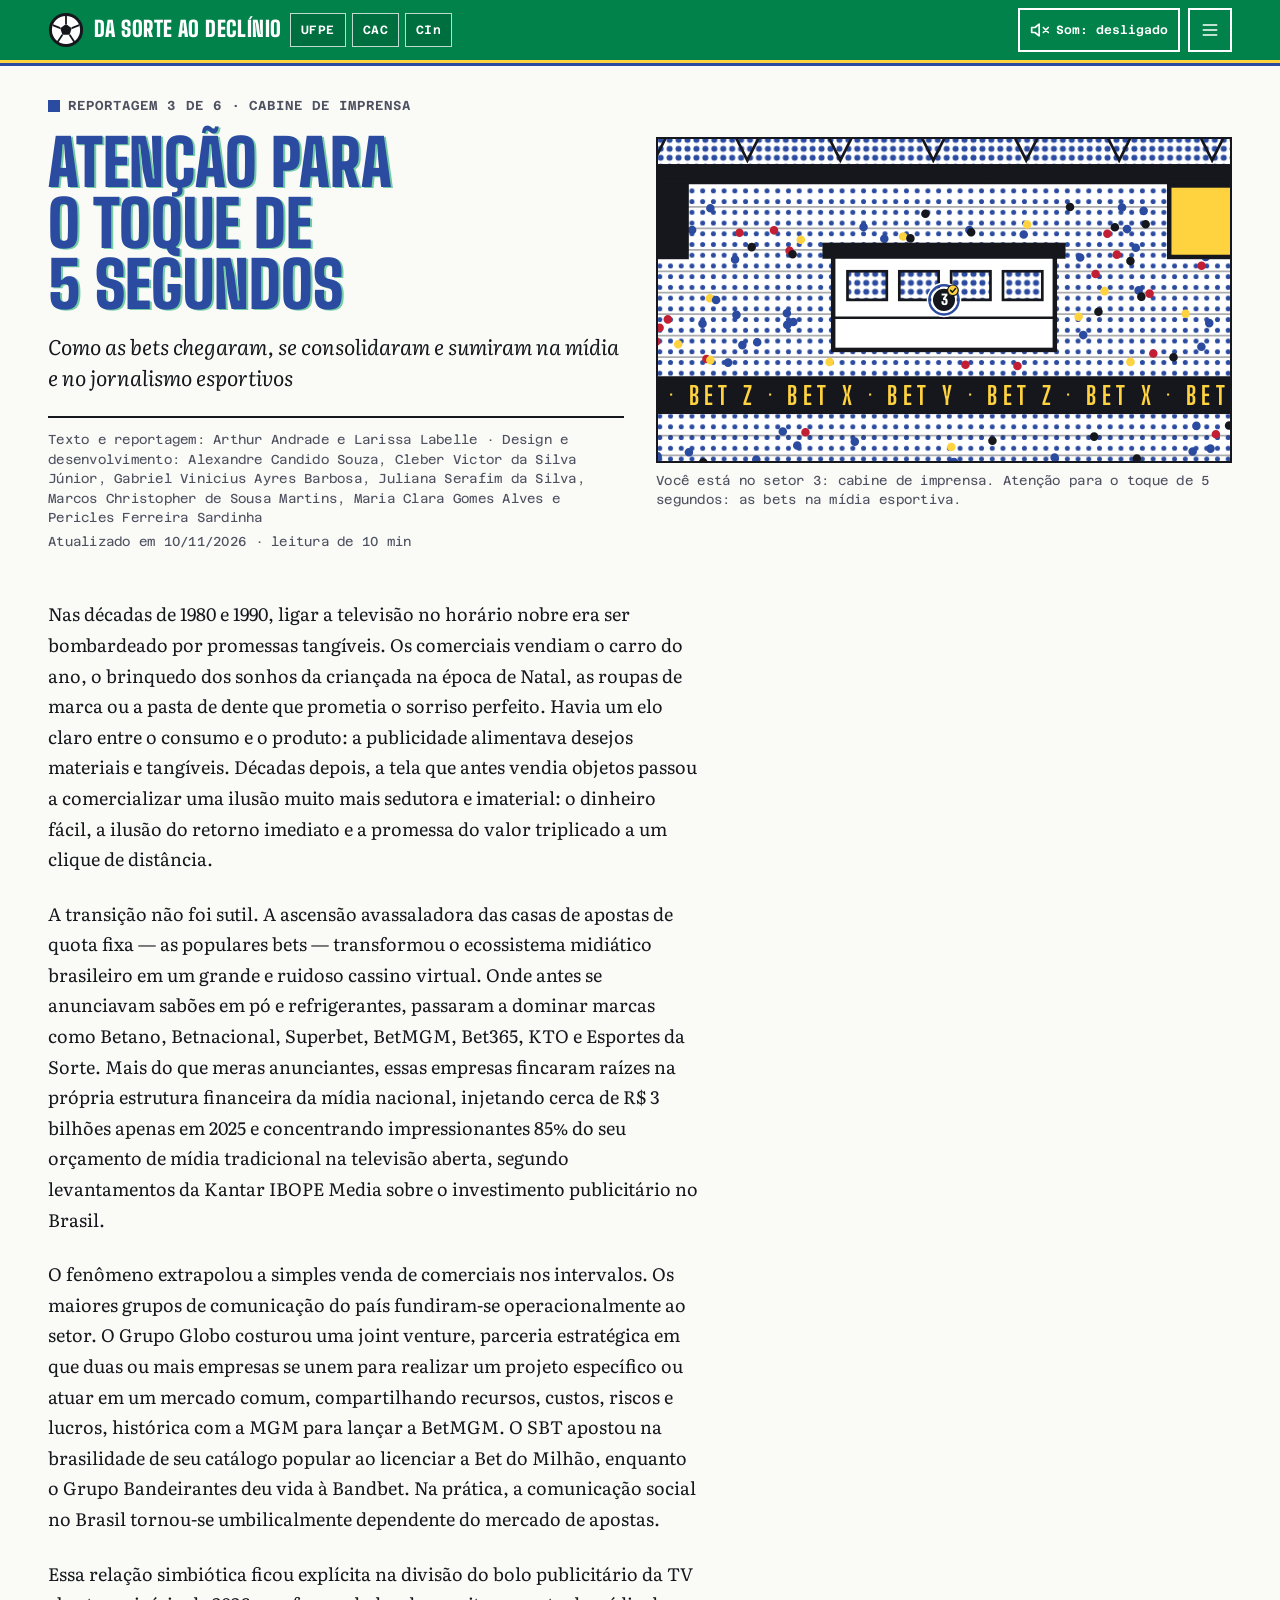
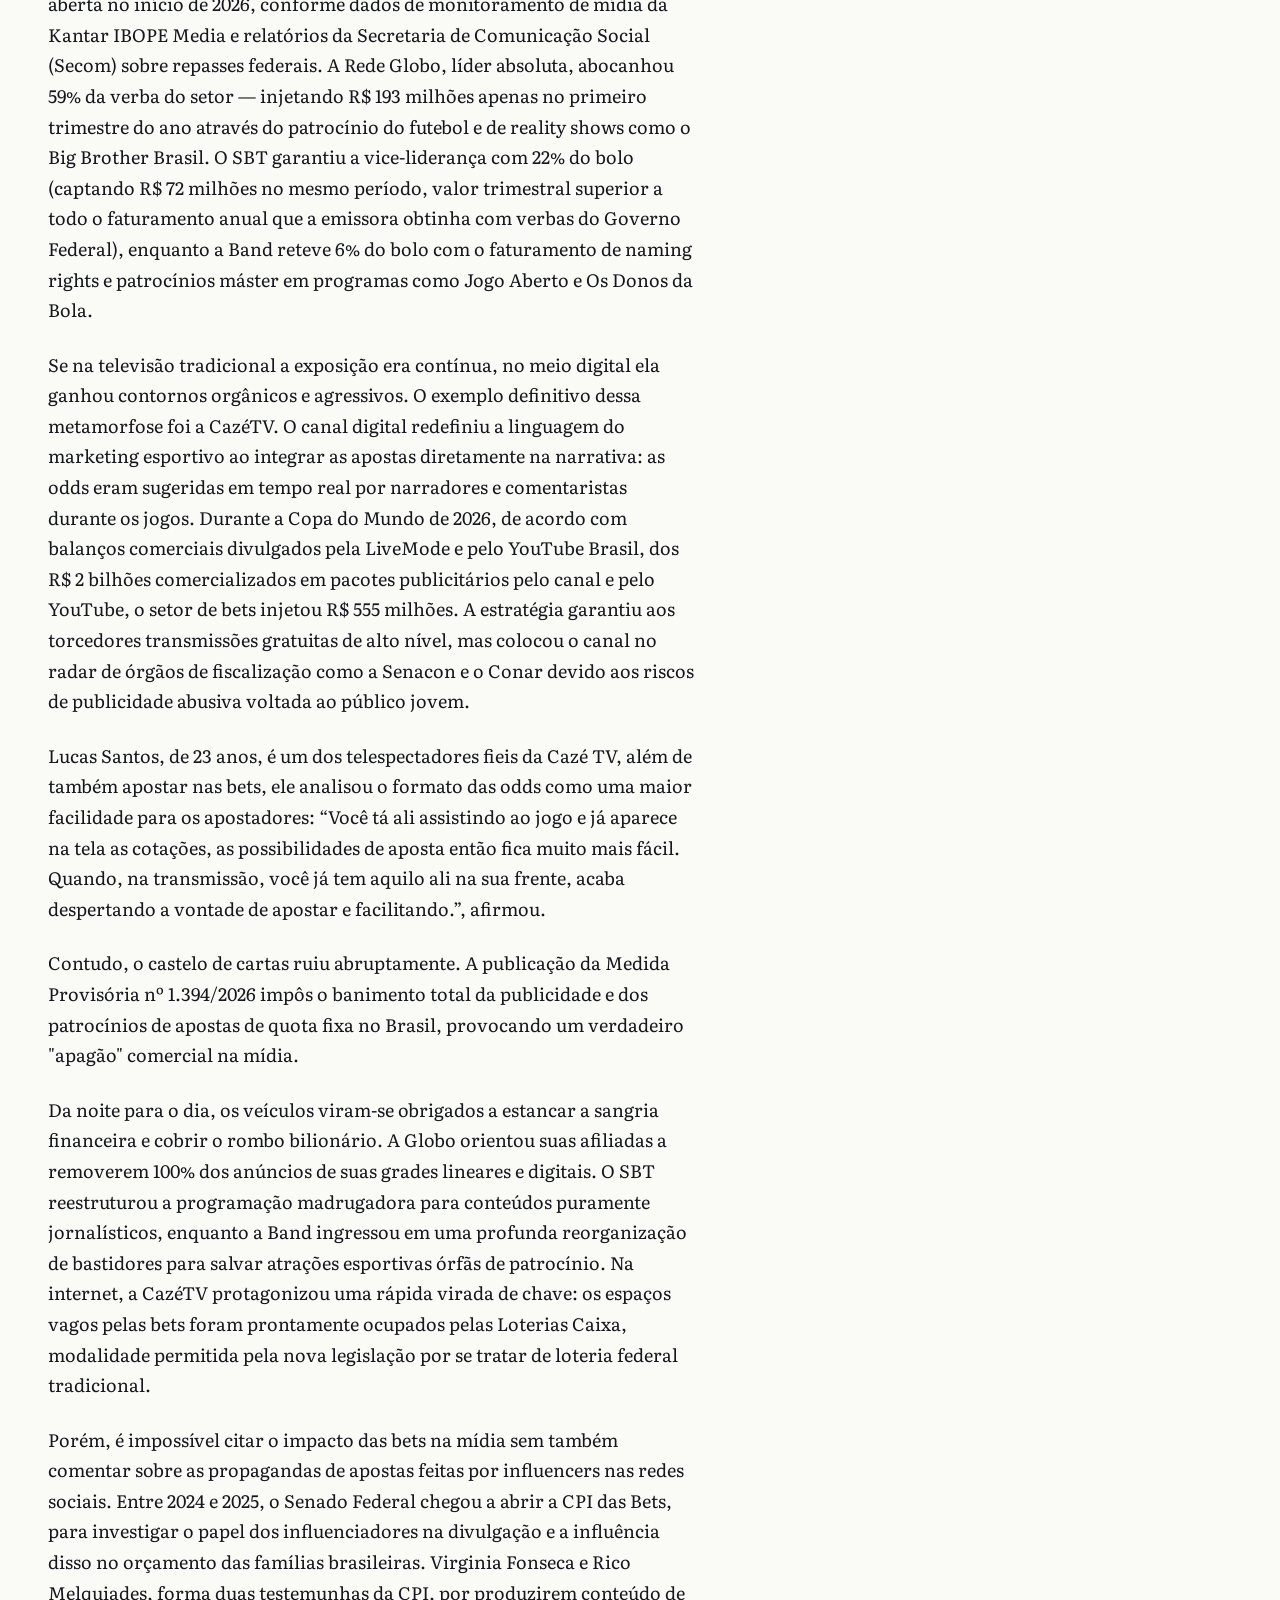
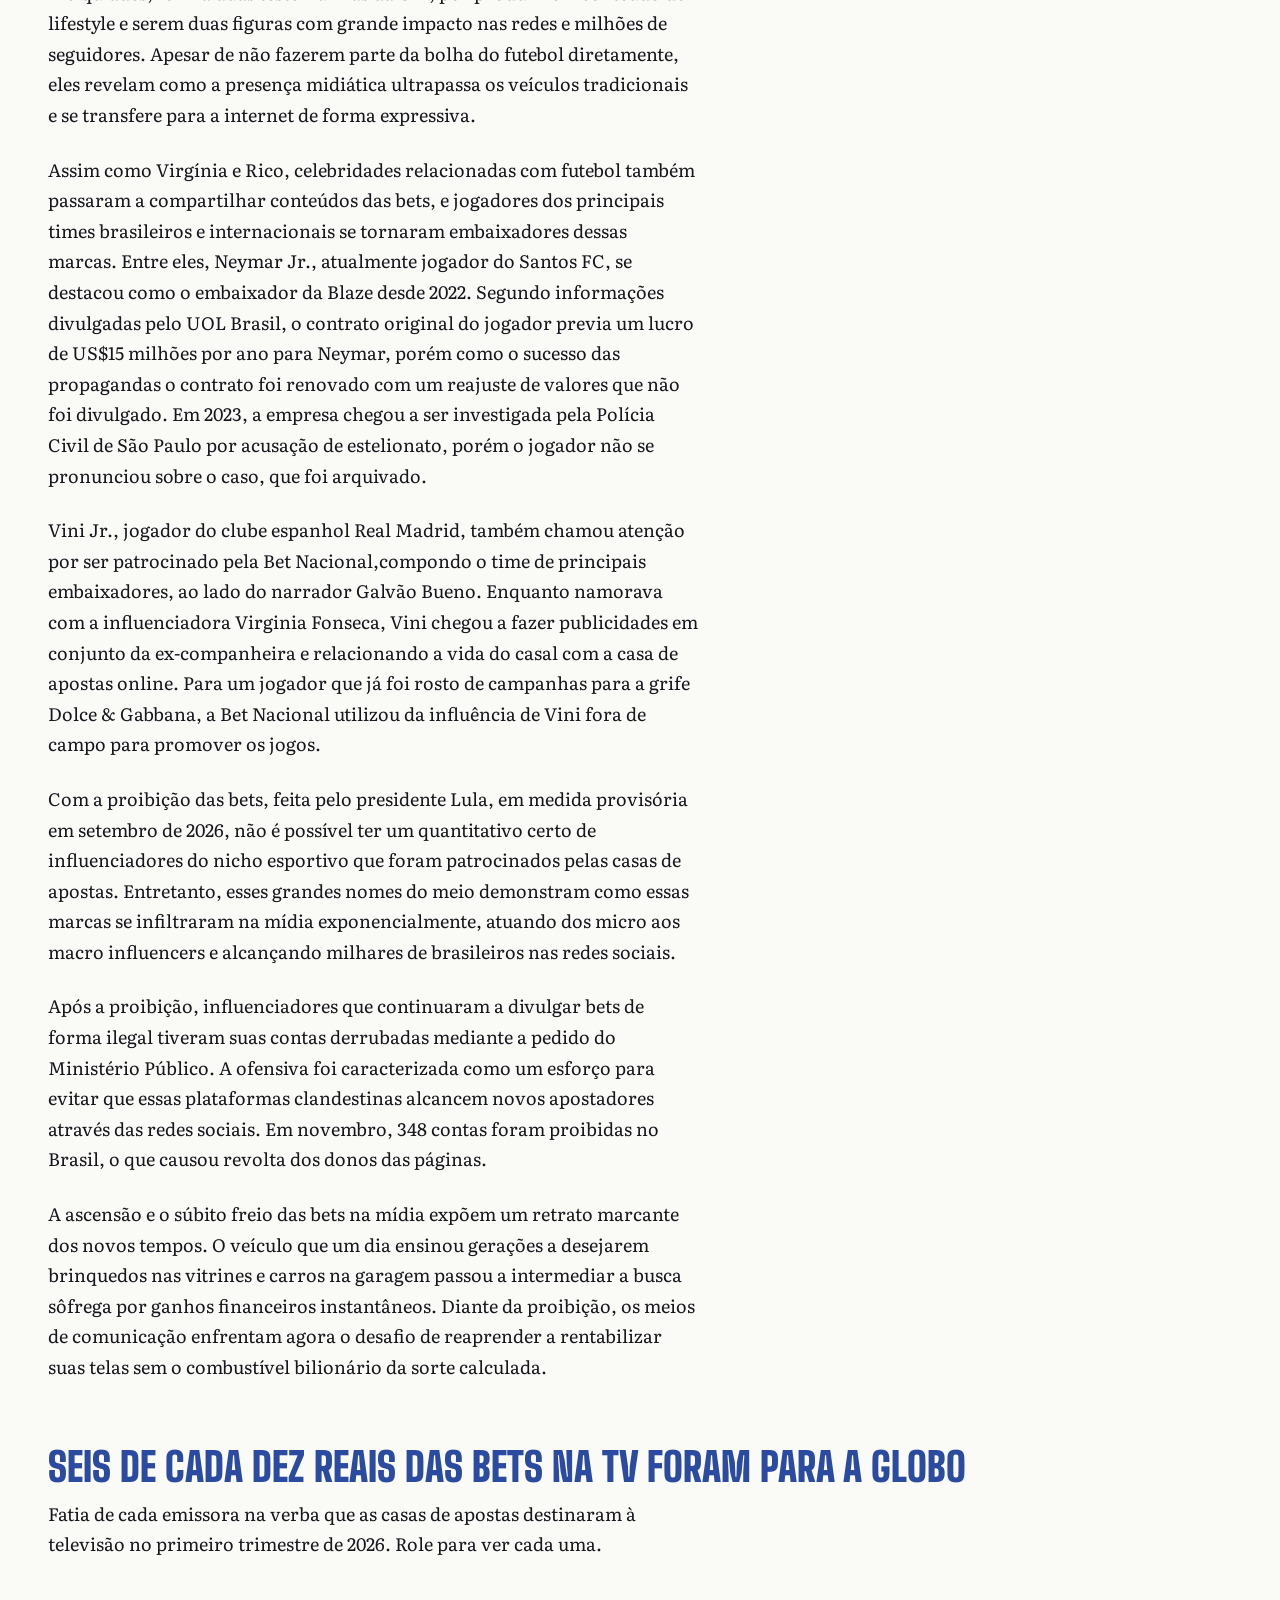
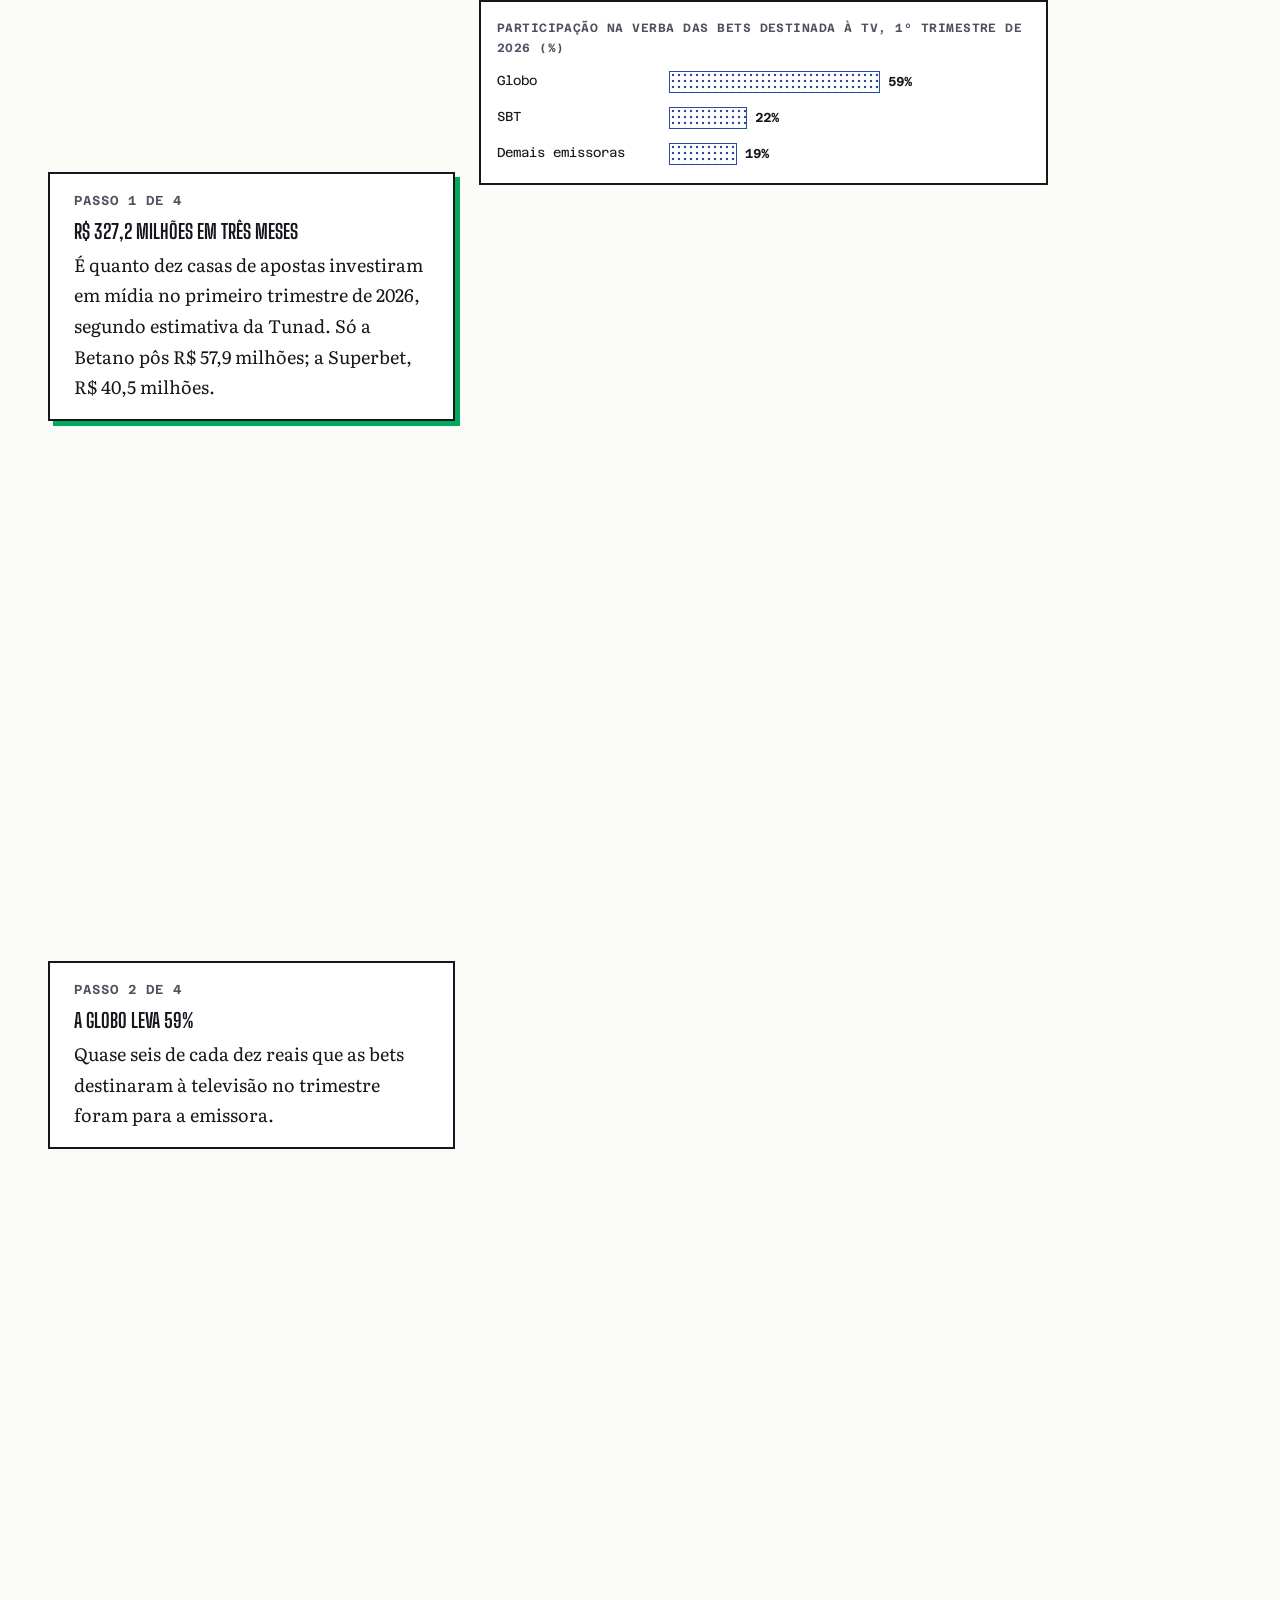
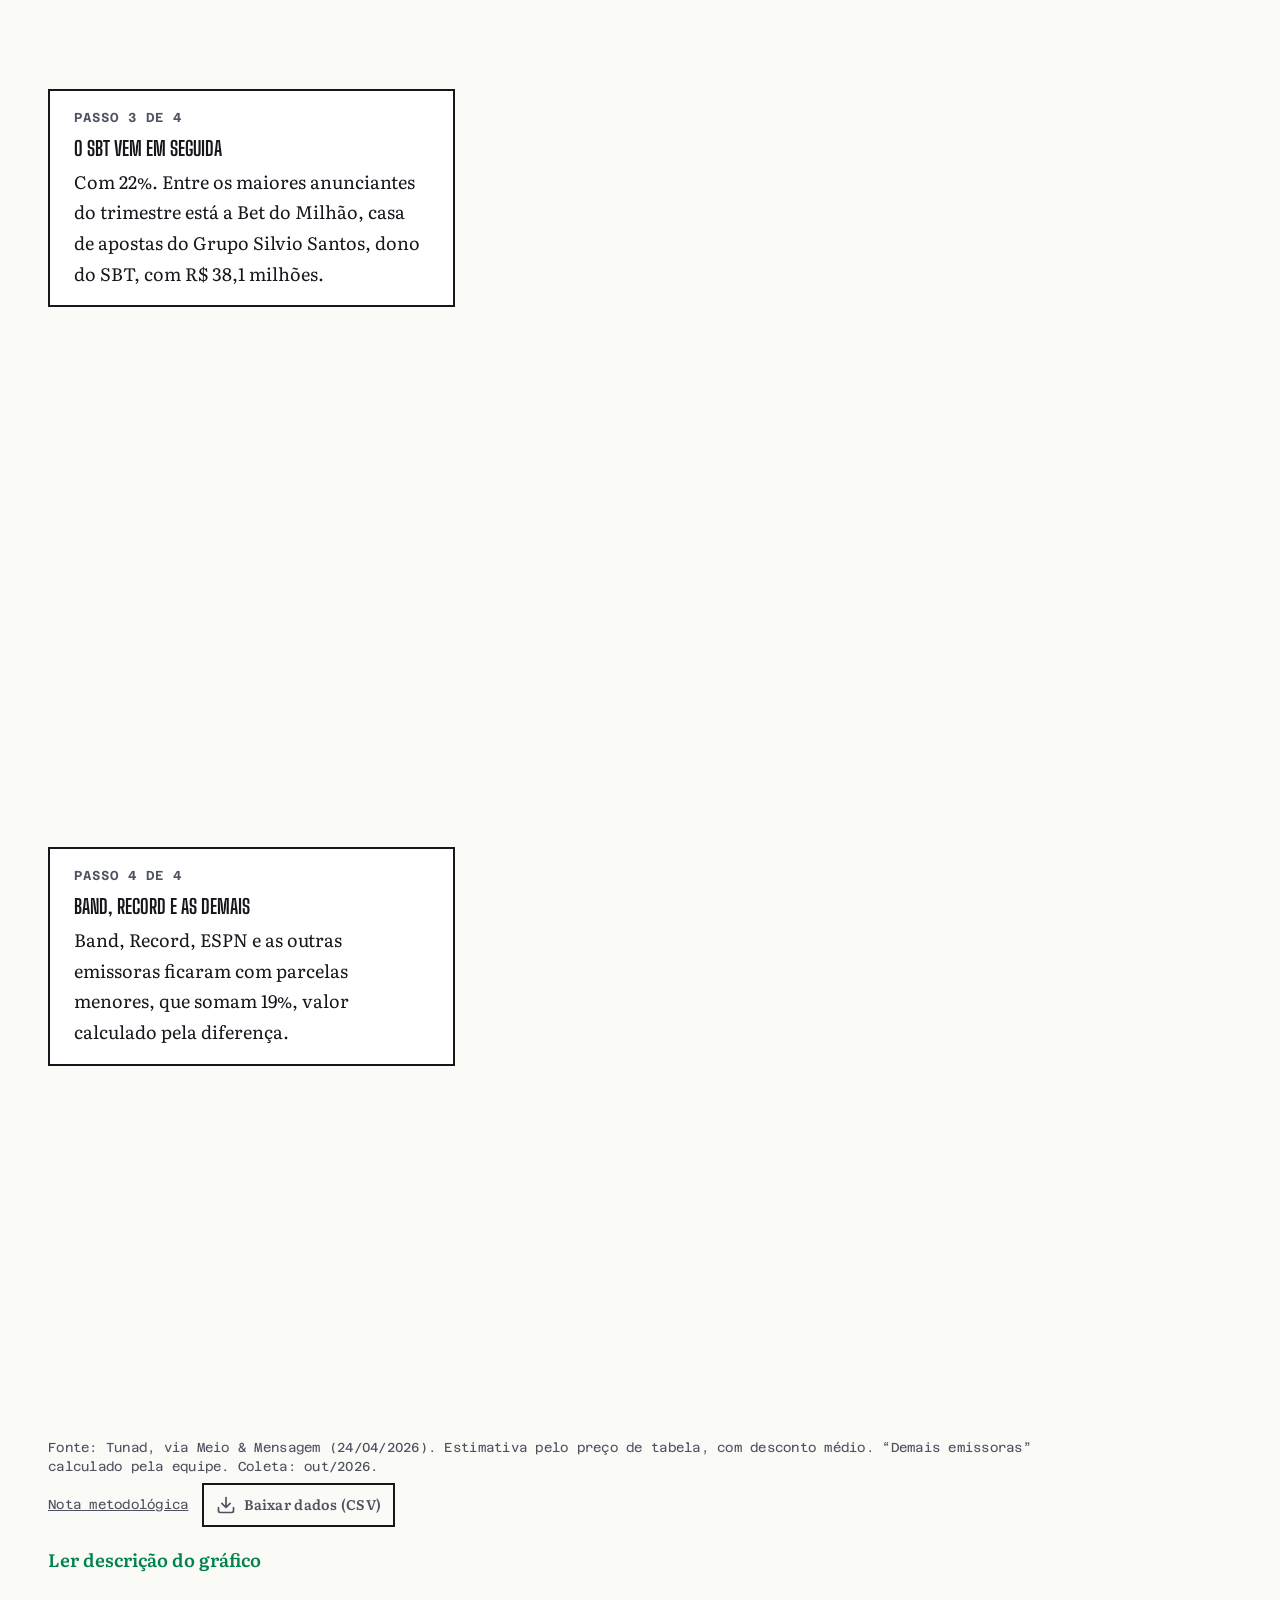
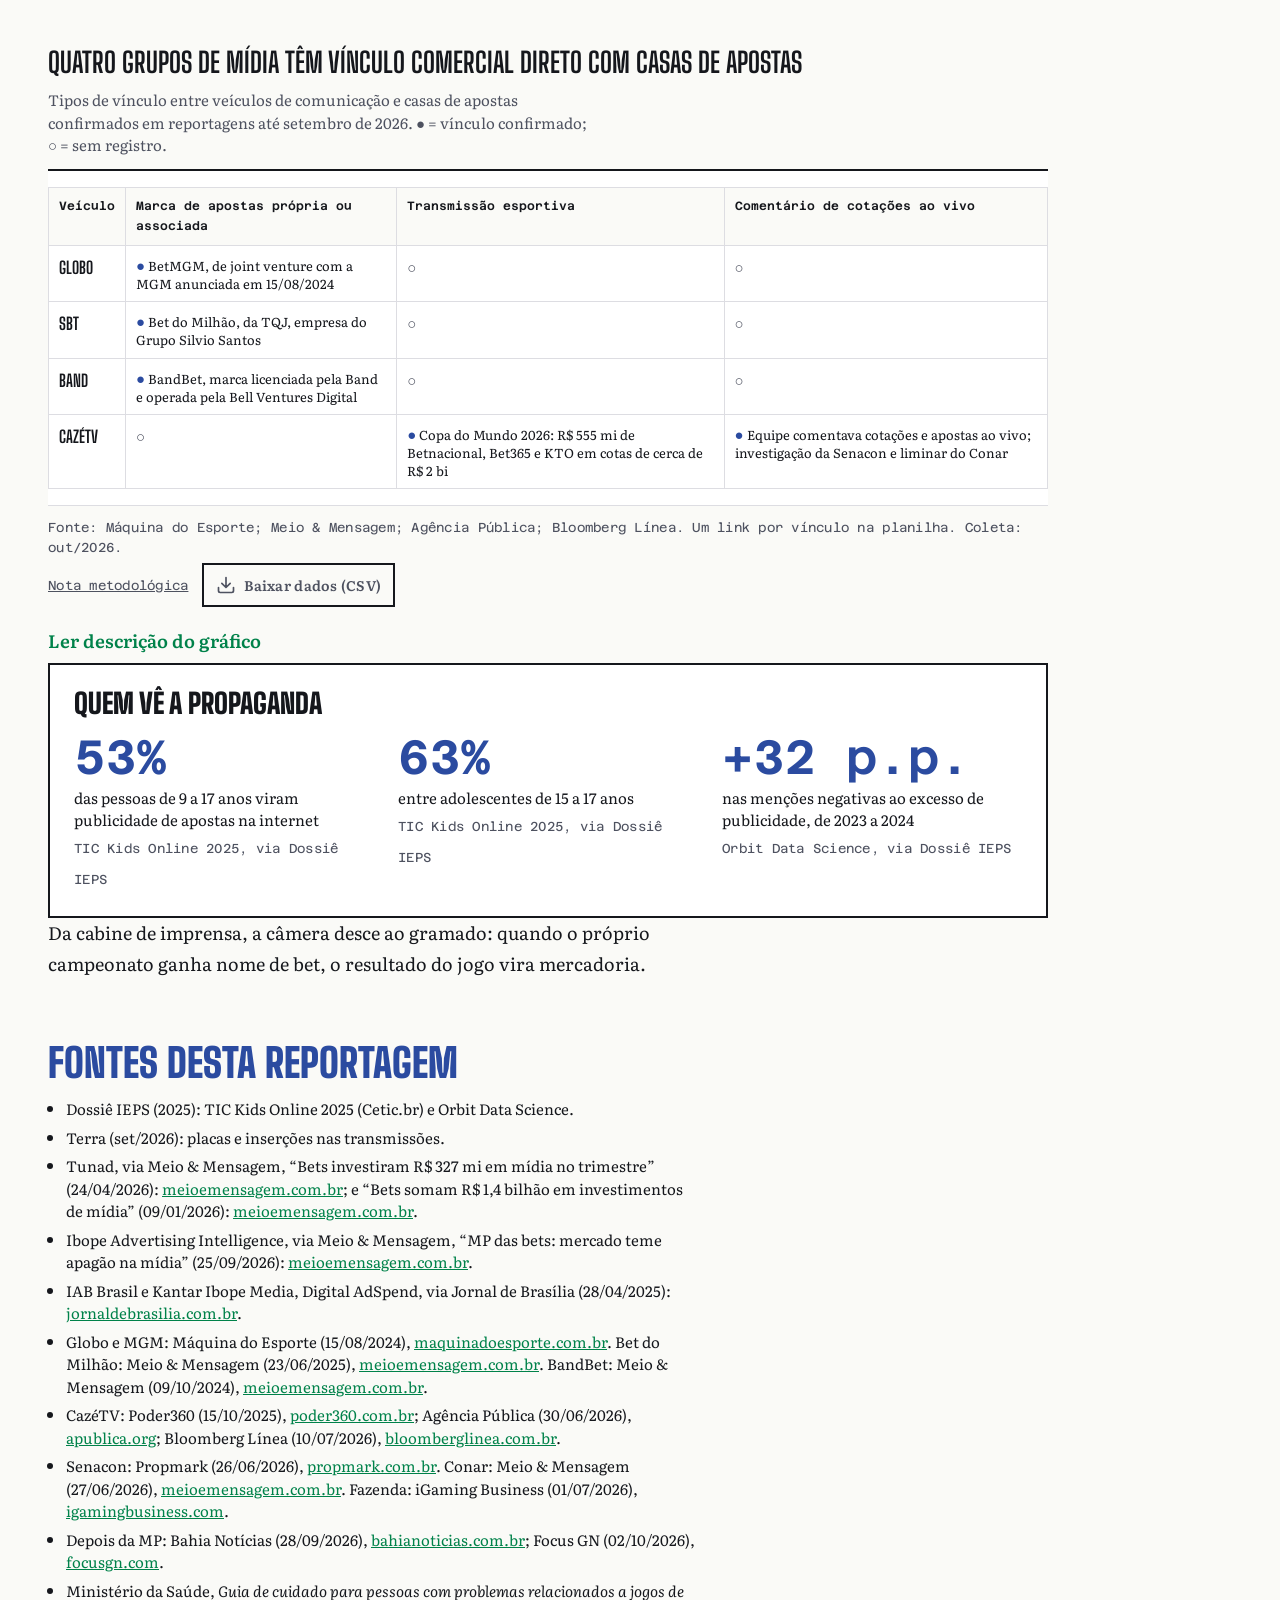
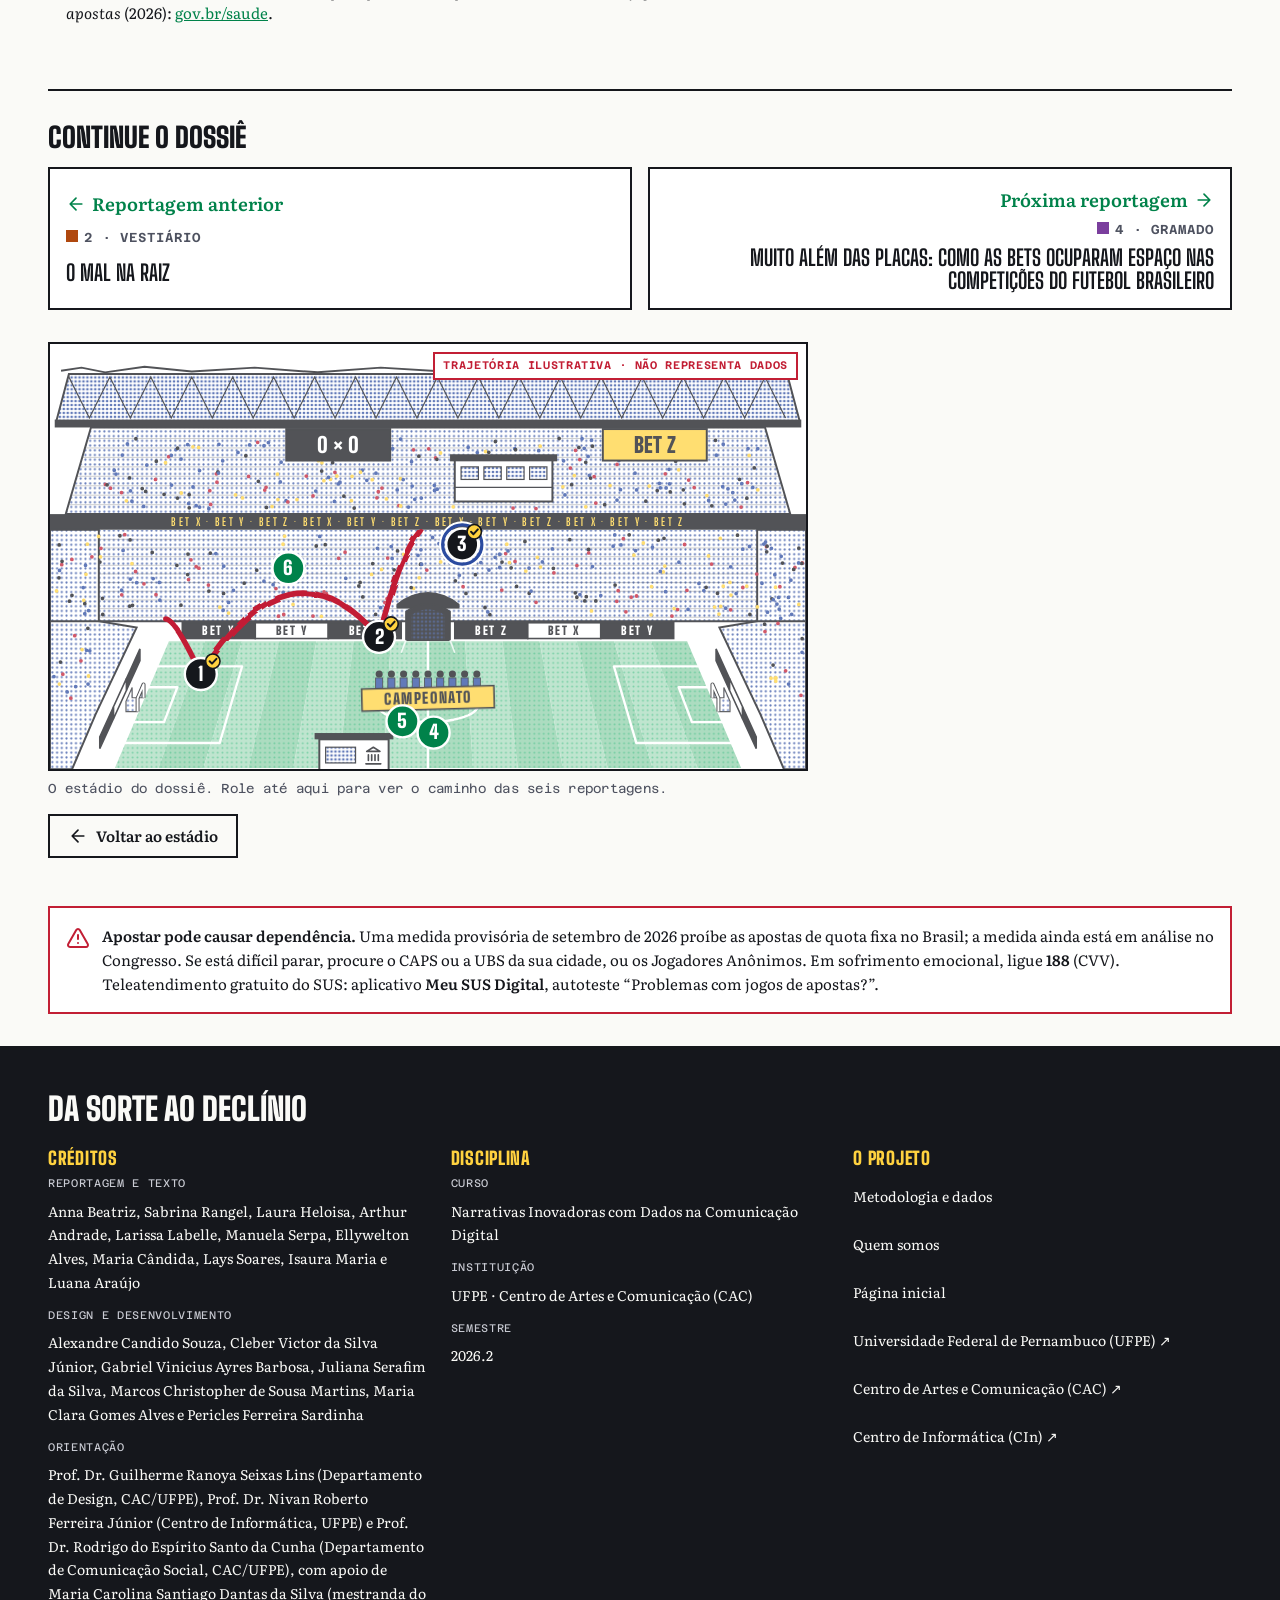
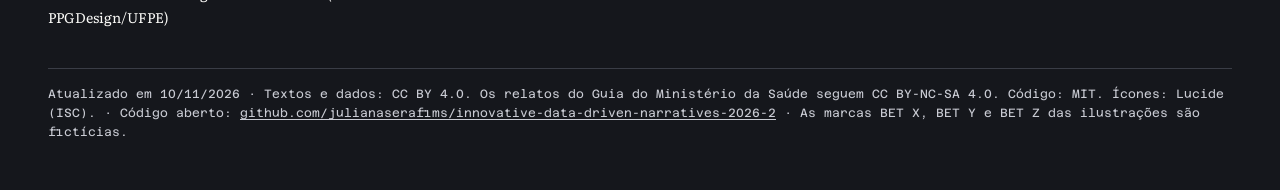
<file: reportagens/r3.html>
<!doctype html>
<html lang="pt-BR">
<head>
<meta charset="utf-8">
<meta name="viewport" content="width=device-width, initial-scale=1, viewport-fit=cover">
<title>Atenção para o toque de 5 segundos · Da Sorte ao Declínio</title>
<link rel="icon" href="../assets/img/favicon.svg" type="image/svg+xml">
<link rel="icon" href="../assets/img/favicon-32.png" sizes="32x32" type="image/png">
<link rel="apple-touch-icon" href="../assets/img/apple-touch-icon.png">
<meta name="description" content="Como as bets chegaram, se consolidaram e sumiram na mídia e no jornalismo esportivos">
<link rel="preconnect" href="https://fonts.googleapis.com"><link rel="preconnect" href="https://fonts.gstatic.com" crossorigin>
<link rel="stylesheet" href="https://fonts.googleapis.com/css2?family=Big+Shoulders+Display:wght@700;900&family=Literata:ital,opsz,wght@0,7..72,400;0,7..72,600;1,7..72,400&family=Azeret+Mono:wght@400;600&display=swap" media="print" onload="this.media='all'">
<noscript><link rel="stylesheet" href="https://fonts.googleapis.com/css2?family=Big+Shoulders+Display:wght@700;900&family=Literata:ital,opsz,wght@0,7..72,400;0,7..72,600;1,7..72,400&family=Azeret+Mono:wght@400;600&display=swap"></noscript>
<link rel="stylesheet" href="../assets/css/tokens.css">
<link rel="stylesheet" href="../assets/css/site.css">
</head>
<body data-raiz="../">
<!-- O cabeçalho, o menu, o aviso de jogo responsável e o rodapé são montados por assets/js/site.js
     a partir de assets/js/mapa-narrativo.js (edite os créditos lá, uma vez só). -->
<main id="conteudo" tabindex="-1" data-rep="r3">
  <!-- ================= ABERTURA: título, linha fina, créditos, data e câmera ================= -->
  <header class="rep-abertura">
    <div class="conteiner rep-abertura-grade">
      <div>
        <p class="eyebrow" id="eyebrow-rep"><!-- preenchido pelo script: "Reportagem N de 6 · Setor" --></p>
        <h1 class="titulo-rep">Atenção para o toque de 5 segundos</h1>
        <p class="linha-fina">Como as bets chegaram, se consolidaram e sumiram na mídia e no jornalismo esportivos</p>
        <div class="creditos legenda">
          <span id="creditos-rep"><!-- preenchido pelo script a partir de PROJETO.equipe e PROJETO.creditos --></span>
          <span>Publicado em <span id="publicado-rep"></span> · Atualizado em <time id="atualizado-rep"></time> · <span id="tempo-leitura">leitura de alguns minutos</span></span>
        </div>
      </div>
      <figure style="margin:0">
        <div class="camera"><svg id="svg-camera" class="estadio-svg" viewBox="0 0 960 540" role="group"></svg></div>
        <figcaption class="legenda camera-legenda" id="camera-legenda">Você está no estádio do dossiê.</figcaption>
      </figure>
    </div>
  </header>

  <div class="conteiner">
    <div class="corpo">
      <p>Nas décadas de 1980 e 1990, ligar a televisão no horário nobre era ser bombardeado por promessas tangíveis. Os comerciais vendiam o carro do ano, o brinquedo dos sonhos da criançada na época de Natal, as roupas de marca ou a pasta de dente que prometia o sorriso perfeito. Havia um elo claro entre o consumo e o produto: a publicidade alimentava desejos materiais e tangíveis. Décadas depois, a tela que antes vendia objetos passou a comercializar uma ilusão muito mais sedutora e imaterial: o dinheiro fácil, a ilusão do retorno imediato e a promessa do valor triplicado a um clique de distância.</p>
      <p>A transição não foi sutil. A ascensão avassaladora das casas de apostas de quota fixa — as populares bets — transformou o ecossistema midiático brasileiro em um grande e ruidoso cassino virtual. Onde antes se anunciavam sabões em pó e refrigerantes, passaram a dominar marcas como Betano, Betnacional, Superbet, BetMGM, Bet365, KTO e Esportes da Sorte. Mais do que meras anunciantes, essas empresas fincaram raízes na própria estrutura financeira da mídia nacional, injetando cerca de R$ 3 bilhões apenas em 2025 e concentrando impressionantes 85% do seu orçamento de mídia tradicional na televisão aberta, segundo levantamentos da Kantar IBOPE Media sobre o investimento publicitário no Brasil.</p>
      <p>O fenômeno extrapolou a simples venda de comerciais nos intervalos. Os maiores grupos de comunicação do país fundiram-se operacionalmente ao setor. O Grupo Globo costurou uma joint venture, parceria estratégica em que duas ou mais empresas se unem para realizar um projeto específico ou atuar em um mercado comum, compartilhando recursos, custos, riscos e lucros, histórica com a MGM para lançar a BetMGM. O SBT apostou na brasilidade de seu catálogo popular ao licenciar a Bet do Milhão, enquanto o Grupo Bandeirantes deu vida à Bandbet. Na prática, a comunicação social no Brasil tornou-se umbilicalmente dependente do mercado de apostas.</p>
      <p>Essa relação simbiótica ficou explícita na divisão do bolo publicitário da TV aberta no início de 2026,  conforme dados de monitoramento de mídia da Kantar IBOPE Media e relatórios da Secretaria de Comunicação Social (Secom) sobre repasses federais. A Rede Globo, líder absoluta, abocanhou 59% da verba do setor — injetando R$ 193 milhões apenas no primeiro trimestre do ano através do patrocínio do futebol e de reality shows como o Big Brother Brasil. O SBT garantiu a vice-liderança com 22% do bolo (captando R$ 72 milhões no mesmo período, valor trimestral superior a todo o faturamento anual que a emissora obtinha com verbas do Governo Federal), enquanto a Band reteve 6% do bolo com o faturamento de naming rights e patrocínios máster em programas como Jogo Aberto e Os Donos da Bola.</p>
      <p>Se na televisão tradicional a exposição era contínua, no meio digital ela ganhou contornos orgânicos e agressivos. O exemplo definitivo dessa metamorfose foi a CazéTV. O canal digital redefiniu a linguagem do marketing esportivo ao integrar as apostas diretamente na narrativa: as odds eram sugeridas em tempo real por narradores e comentaristas durante os jogos. Durante a Copa do Mundo de 2026, de acordo com balanços comerciais divulgados pela LiveMode e pelo YouTube Brasil, dos R$ 2 bilhões comercializados em pacotes publicitários pelo canal e pelo YouTube, o setor de bets injetou R$ 555 milhões. A estratégia garantiu aos torcedores transmissões gratuitas de alto nível, mas colocou o canal no radar de órgãos de fiscalização como a Senacon e o Conar devido aos riscos de publicidade abusiva voltada ao público jovem.</p>
      <p>Lucas Santos, de 23 anos, é um dos telespectadores fieis da Cazé TV, além de também apostar nas bets, ele analisou o formato das odds como uma maior facilidade para os apostadores: “Você tá ali assistindo ao jogo e já aparece na tela as cotações, as possibilidades de aposta então fica muito mais fácil. Quando, na transmissão, você já tem aquilo ali na sua frente, acaba despertando a vontade de apostar e facilitando.”, afirmou.</p>
      <p>Contudo, o castelo de cartas ruiu abruptamente. A publicação da Medida Provisória nº 1.394/2026 impôs o banimento total da publicidade e dos patrocínios de apostas de quota fixa no Brasil, provocando um verdadeiro &quot;apagão&quot; comercial na mídia.</p>
      <p>Da noite para o dia, os veículos viram-se obrigados a estancar a sangria financeira e cobrir o rombo bilionário. A Globo orientou suas afiliadas a removerem 100% dos anúncios de suas grades lineares e digitais. O SBT reestruturou a programação madrugadora para conteúdos puramente jornalísticos, enquanto a Band ingressou em uma profunda reorganização de bastidores para salvar atrações esportivas órfãs de patrocínio. Na internet, a CazéTV protagonizou uma rápida virada de chave: os espaços vagos pelas bets foram prontamente ocupados pelas Loterias Caixa, modalidade permitida pela nova legislação por se tratar de loteria federal tradicional.</p>
      <p>Porém, é impossível citar o impacto das bets na mídia sem também comentar sobre as propagandas de apostas feitas por influencers nas redes sociais. Entre 2024 e 2025, o Senado Federal chegou a abrir a CPI das Bets, para investigar o papel dos influenciadores na divulgação e a influência disso no orçamento das famílias brasileiras. Virginia Fonseca e Rico Melquiades, forma duas testemunhas da CPI, por produzirem conteúdo de lifestyle e serem duas figuras com grande impacto nas redes e milhões de seguidores. Apesar de não fazerem parte da bolha do futebol diretamente, eles revelam como a presença midiática ultrapassa os veículos tradicionais e se transfere para a internet de forma expressiva.</p>
      <p>Assim como Virgínia e Rico, celebridades relacionadas com futebol também passaram a compartilhar conteúdos das bets, e jogadores dos principais times brasileiros e internacionais se tornaram embaixadores dessas marcas. Entre eles, Neymar Jr., atualmente jogador do Santos FC, se destacou como o embaixador da Blaze desde 2022. Segundo informações divulgadas pelo UOL Brasil, o contrato original do jogador previa um lucro de US$15 milhões por ano para Neymar, porém como o sucesso das propagandas o contrato foi renovado com um reajuste de valores que não foi divulgado. Em 2023, a empresa chegou a ser investigada pela Polícia Civil de São Paulo por acusação de estelionato, porém o jogador não se pronunciou sobre o caso, que foi arquivado.</p>
      <p>Vini Jr., jogador do clube espanhol Real Madrid, também chamou atenção por ser patrocinado pela Bet Nacional,compondo o time de principais embaixadores, ao lado do narrador Galvão Bueno. Enquanto namorava com a influenciadora Virginia Fonseca, Vini chegou a fazer publicidades em conjunto da ex-companheira e relacionando a vida do casal com a casa de apostas online. Para um jogador que já foi rosto de campanhas para a grife Dolce &amp; Gabbana, a Bet Nacional utilizou da influência de Vini fora de campo para promover os jogos.</p>
      <p>Com a proibição das bets, feita pelo presidente Lula, em medida provisória em setembro de 2026, não é possível ter um quantitativo certo de influenciadores do nicho esportivo que foram patrocinados pelas casas de apostas. Entretanto, esses grandes nomes do meio demonstram como essas marcas se infiltraram na mídia exponencialmente, atuando dos micro aos macro influencers e alcançando milhares de brasileiros nas redes sociais.</p>
      <p>Após a proibição, influenciadores que continuaram a divulgar bets de forma ilegal tiveram suas contas derrubadas mediante a pedido do Ministério Público. A ofensiva foi caracterizada como um esforço para evitar que essas plataformas clandestinas alcancem novos apostadores através das redes sociais. Em novembro, 348 contas foram proibidas no Brasil, o que causou revolta dos donos das páginas.</p>
      <p>A ascensão e o súbito freio das bets na mídia expõem um retrato marcante dos novos tempos. O veículo que um dia ensinou gerações a desejarem brinquedos nas vitrines e carros na garagem passou a intermediar a busca sôfrega por ganhos financeiros instantâneos. Diante da proibição, os meios de comunicação enfrentam agora o desafio de reaprender a rentabilizar suas telas sem o combustível bilionário da sorte calculada.</p>
    </div>

    <!-- ================= SCROLLYTELLING: verba ================= -->
    <section class="sangra" id="scrolly-verba" aria-labelledby="t-scrolly-verba" style="margin-top:var(--space-space_8)">
      <h2 id="t-scrolly-verba">Seis de cada dez reais das bets na TV foram para a Globo</h2>
      <p class="coluna" style="margin-top:var(--space-space_3)">Fatia de cada emissora na verba que as casas de apostas destinaram à televisão no primeiro trimestre de 2026. Role para ver cada uma.</p>
      <div class="scrolly-rep">
        <div class="esquema-fixo">
          <div class="grafico-sticky"><p class="graf-titulo">Participação na verba das bets destinada à TV, 1º trimestre de 2026 (%)</p><div id="g-verba"><p class="legenda">Carregando o gráfico…</p></div></div>
        </div>
        <div class="passos-rep">
          <article class="passo-rep" data-passo="1">
            <p class="eyebrow">Passo 1 de 4</p>
            <h3>R$ 327,2 milhões em três meses</h3>
            <p>É quanto dez casas de apostas investiram em mídia no primeiro trimestre de 2026, segundo estimativa da Tunad. Só a Betano pôs R$ 57,9 milhões; a Superbet, R$ 40,5 milhões.</p>
          </article>
          <article class="passo-rep" data-passo="2">
            <p class="eyebrow">Passo 2 de 4</p>
            <h3>A Globo leva 59%</h3>
            <p>Quase seis de cada dez reais que as bets destinaram à televisão no trimestre foram para a emissora.</p>
          </article>
          <article class="passo-rep" data-passo="3">
            <p class="eyebrow">Passo 3 de 4</p>
            <h3>O SBT vem em seguida</h3>
            <p>Com 22%. Entre os maiores anunciantes do trimestre está a Bet do Milhão, casa de apostas do Grupo Silvio Santos, dono do SBT, com R$ 38,1 milhões.</p>
          </article>
          <article class="passo-rep" data-passo="4">
            <p class="eyebrow">Passo 4 de 4</p>
            <h3>Band, Record e as demais</h3>
            <p>Band, Record, ESPN e as outras emissoras ficaram com parcelas menores, que somam 19%, valor calculado pela diferença.</p>
          </article>
        </div>
      </div>
    </section>

    <div class="grafico" style="margin-top:var(--space-space_3)">
      <p class="nota-fonte legenda">
        <span>Fonte: Tunad, via Meio &amp; Mensagem (24/04/2026). Estimativa pelo preço de tabela, com desconto médio. “Demais emissoras” calculado pela equipe. Coleta: out/2026.</span>
        <a href="../metodologia.html#dados">Nota metodológica</a>
        <a class="btn btn-secundario btn-pequeno" href="../data/r3-verba-tv-1t2026.csv" download><svg class="icone" viewBox="0 0 24 24" aria-hidden="true" focusable="false"><path d="M21 15v4a2 2 0 0 1-2 2H5a2 2 0 0 1-2-2v-4M7 10l5 5 5-5M12 15V3"/></svg> Baixar dados (CSV)</a>
      </p>
      <details>
        <summary>Ler descrição do gráfico</summary>
        <p class="coluna">Barras com a fatia de cada emissora na verba que as casas de apostas destinaram à televisão no primeiro trimestre de 2026: Globo, 59%; SBT, 22%; demais emissoras, entre elas Band, Record e ESPN, 19%. No trimestre, dez casas de apostas investiram R$ 327,2 milhões em mídia.</p>
        <div class="tab-rolagem"><table class="tabela-dados" id="tab-verba"><caption class="sr">Participação na verba das bets destinada à TV</caption></table></div>
      </details>
    </div>

    <!-- ================= GRÁFICO: matriz ================= -->
    <figure class="grafico" id="fig-matriz" aria-labelledby="t-matriz">
      <h3 id="t-matriz">Quatro grupos de mídia têm vínculo comercial direto com casas de apostas</h3>
      <p class="linha-fina-graf">Tipos de vínculo entre veículos de comunicação e casas de apostas confirmados em reportagens até setembro de 2026. ● = vínculo confirmado; ○ = sem registro.</p>

      <div class="graf-caixa"><div id="g-matriz" style="position:relative"><p class="legenda">Carregando o gráfico…</p></div></div>
      <p class="nota-fonte legenda">
        <span>Fonte: Máquina do Esporte; Meio &amp; Mensagem; Agência Pública; Bloomberg Línea. Um link por vínculo na planilha. Coleta: out/2026.</span>
        <a href="../metodologia.html#dados">Nota metodológica</a>
        <a class="btn btn-secundario btn-pequeno" href="../data/r3-matriz-midia.csv" download><svg class="icone" viewBox="0 0 24 24" aria-hidden="true" focusable="false"><path d="M21 15v4a2 2 0 0 1-2 2H5a2 2 0 0 1-2-2v-4M7 10l5 5 5-5M12 15V3"/></svg> Baixar dados (CSV)</a>
      </p>
      <details>
        <summary>Ler descrição do gráfico</summary>
        <p class="coluna">Matriz de quatro veículos por três tipos de vínculo. Globo: marca de apostas associada, a BetMGM, de uma joint venture com a MGM anunciada em agosto de 2024. SBT: a Bet do Milhão, do Grupo Silvio Santos. Band: a BandBet, marca licenciada pela emissora. CazéTV: R$ 555 milhões de três bets na transmissão da Copa de 2026 e comentários sobre cotações ao vivo.</p>
        <div class="tab-rolagem"><table class="tabela-dados" id="tab-matriz"><caption class="sr">Quatro grupos de mídia têm vínculo comercial direto com casas de apostas</caption></table></div>
      </details>
    </figure>



    <!-- ================= CAIXA "EM NÚMEROS" ================= -->
    <section class="em-numeros-rep" aria-labelledby="t-num">
      <h2 id="t-num">Quem vê a propaganda</h2>
      <ul>
        <li><span class="dado">53%</span><span class="rot">das pessoas de 9 a 17 anos viram publicidade de apostas na internet</span><span class="legenda">TIC Kids Online 2025, via Dossiê IEPS</span></li>
        <li><span class="dado">63%</span><span class="rot">entre adolescentes de 15 a 17 anos</span><span class="legenda">TIC Kids Online 2025, via Dossiê IEPS</span></li>
        <li><span class="dado">+32 p.p.</span><span class="rot">nas menções negativas ao excesso de publicidade, de 2023 a 2024</span><span class="legenda">Orbit Data Science, via Dossiê IEPS</span></li>
      </ul>
    </section>

    <div class="corpo">
      <p>Da cabine de imprensa, a câmera desce ao gramado: quando o próprio campeonato ganha nome de bet, o resultado do jogo vira mercadoria.</p>

      <section class="fontes-rep" aria-labelledby="t-fontes">
        <h2 id="t-fontes">Fontes desta reportagem</h2>
        <ul>
          <li>Dossiê IEPS (2025): TIC Kids Online 2025 (Cetic.br) e Orbit Data Science.</li>
          <li>Terra (set/2026): placas e inserções nas transmissões.</li>
          <li>Tunad, via Meio &amp; Mensagem, “Bets investiram R$ 327 mi em mídia no trimestre” (24/04/2026): <a href="https://www.meioemensagem.com.br/midia/bets-investiram-r-327-mi-em-midia-no-trimestre-diz-estudo">meioemensagem.com.br</a>; e “Bets somam R$ 1,4 bilhão em investimentos de mídia” (09/01/2026): <a href="https://www.meioemensagem.com.br/midia/bets-somam-r-14-bilhao-em-investimentos-de-midia">meioemensagem.com.br</a>.</li>
          <li>Ibope Advertising Intelligence, via Meio &amp; Mensagem, “MP das bets: mercado teme apagão na mídia” (25/09/2026): <a href="https://www.meioemensagem.com.br/midia/mp-das-bets-mercado-teme-apagao-na-midia">meioemensagem.com.br</a>.</li>
          <li>IAB Brasil e Kantar Ibope Media, Digital AdSpend, via Jornal de Brasília (28/04/2025): <a href="https://jornaldebrasilia.com.br/noticias/economia/setor-de-jogos-e-apostas-quase-triplicou-investimento-em-publicidade-digital-em-2024-diz-estudo/">jornaldebrasilia.com.br</a>.</li>
          <li>Globo e MGM: Máquina do Esporte (15/08/2024), <a href="https://maquinadoesporte.com.br/apostas/mgm-e-globo-anunciam-joint-venture-para-exploracao-de-apostas-no-brasil/">maquinadoesporte.com.br</a>. Bet do Milhão: Meio &amp; Mensagem (23/06/2025), <a href="https://www.meioemensagem.com.br/midia/grupo-silvio-santos-prepara-estreia-da-bet-do-milhao">meioemensagem.com.br</a>. BandBet: Meio &amp; Mensagem (09/10/2024), <a href="https://www.meioemensagem.com.br/midia/band-licencia-marca-bet-openbet">meioemensagem.com.br</a>.</li>
          <li>CazéTV: Poder360 (15/10/2025), <a href="https://www.poder360.com.br/poder-sportsmkt/cazetv-vende-r-2-bi-em-cotas-de-patrocinio-para-copa-de-2026/">poder360.com.br</a>; Agência Pública (30/06/2026), <a href="https://apublica.org/2026/06/cazetv-aporte-da-xp-e-dinheiro-das-bets-ajudam-canal/">apublica.org</a>; Bloomberg Línea (10/07/2026), <a href="https://www.bloomberglinea.com.br/linha-esportiva/cazetv-entra-na-mira-de-reguladores-por-publicidade-de-bets-durante-a-copa/">bloomberglinea.com.br</a>.</li>
          <li>Senacon: Propmark (26/06/2026), <a href="https://propmark.com.br/midia/senacon-abre-investigacao-contra-cazetv-por-publicidade-de-bets-durante-a-copa-do-mundo/">propmark.com.br</a>. Conar: Meio &amp; Mensagem (27/06/2026), <a href="https://www.meioemensagem.com.br/comunicacao/conar-suspende-3-acoes-de-bets-na-cazetv">meioemensagem.com.br</a>. Fazenda: iGaming Business (01/07/2026), <a href="https://igamingbusiness.com/br/apostas-esportivas/apostas-esportivas-online/fazenda-inicia-processo-administrativo-para-avaliar-abusos-de-bets-em-anuncios-na-cazetv/">igamingbusiness.com</a>.</li>
          <li>Depois da MP: Bahia Notícias (28/09/2026), <a href="https://www.bahianoticias.com.br/holofote/noticia/85691-tvs-buscam-novos-anunciantes-apos-proibicao-das-bets">bahianoticias.com.br</a>; Focus GN (02/10/2026), <a href="https://focusgn.com/brasil/cazetv-troca-propagandas-de-bets-por-publicidade-da-loterias-caixa">focusgn.com</a>.</li>
          <li>Ministério da Saúde, <i>Guia de cuidado para pessoas com problemas relacionados a jogos de apostas</i> (2026): <a href="https://www.gov.br/saude/pt-br/centrais-de-conteudo/publicacoes/guias-e-manuais/2026/guia-de-cuidado-para-pessoas-com-problemas-relacionados-a-jogos-de-apostas.pdf/view">gov.br/saude</a>.</li>
        </ul>
      </section>

    </div>

    <!-- ================= NAVEGAÇÃO + POSIÇÃO NA TRAJETÓRIA ================= -->
    <nav class="nav-rep" aria-labelledby="t-nav">
      <h2 id="t-nav" style="font-size:var(--fs-h3);color:var(--color-texto)">Continue o dossiê</h2>
      <div class="nav-rep-grade" id="nav-rep-grade" style="margin-top:var(--space-space_4)"></div>
      <div class="posicao">
        <div class="moldura-pos">
          <svg id="svg-posicao" class="estadio-svg" viewBox="0 0 960 540" role="group"></svg>
          <span class="selo-ilustrativo">Trajetória ilustrativa · não representa dados</span>
        </div>
        <p class="legenda" id="legenda-pos" aria-live="polite" style="margin-top:8px"></p>
      </div>
      <div class="voltar">
        <a class="btn btn-secundario" id="link-home" href="../index.html"><svg class="icone" viewBox="0 0 24 24" aria-hidden="true" focusable="false"><path d="M19 12H5M12 19l-7-7 7-7"/></svg> Voltar ao estádio</a>
      </div>
    </nav>

  </div>
</main>
<script src="../assets/js/mapa-narrativo.js"></script>
<script src="../assets/js/site.js"></script>
<script src="../assets/js/graficos.js"></script>
<script src="../assets/js/reportagem.js"></script>
<script>
const R = iniciarReportagem();

/* ---------- Scrollytelling: verba por emissora ---------- */
graficoDeCSV('r3-verba-tv-1t2026.csv', $('#g-verba'), linhas => {
  const desenhar = alvo => Graficos.barras($('#g-verba'), linhas, {
    rotulo: 'emissora', valor: 'participacao_verba_tv_pct',
    formato: v => v + '%',
    estilo: l => alvo === null ? '' : (alvo.includes(l.emissora) ? 'destaque' : 'apagado')
  });
  Scrolly.iniciar($('#scrolly-verba'), n => desenhar([null, ['Globo'], ['SBT'], ['Demais emissoras']][n - 1] || null));
}, $('#tab-verba'), [['emissora', 'Emissora'], ['participacao_verba_tv_pct', '% da verba de TV'], ['observacao', 'Observação'], ['status', 'Status']]);

/* ---------- Matriz veículo × tipo de vínculo ---------- */
graficoDeCSV('r3-matriz-midia.csv', $('#g-matriz'), linhas => {
  $('#g-matriz').style.overflowX = 'auto';
  Graficos.matriz($('#g-matriz'), linhas, {
    linha: 'veiculo', coluna: 'tipo_vinculo', texto: 'descricao', titulo_linha: 'Veículo',
    colunas: ['Marca de apostas própria ou associada', 'Transmissão esportiva', 'Comentário de cotações ao vivo']
  });
}, $('#tab-matriz'), [['veiculo', 'Veículo'], ['tipo_vinculo', 'Vínculo'], ['descricao', 'Descrição'], ['fonte', 'Fonte'], ['status', 'Status']]);

</script>
</body>
</html>
</file>
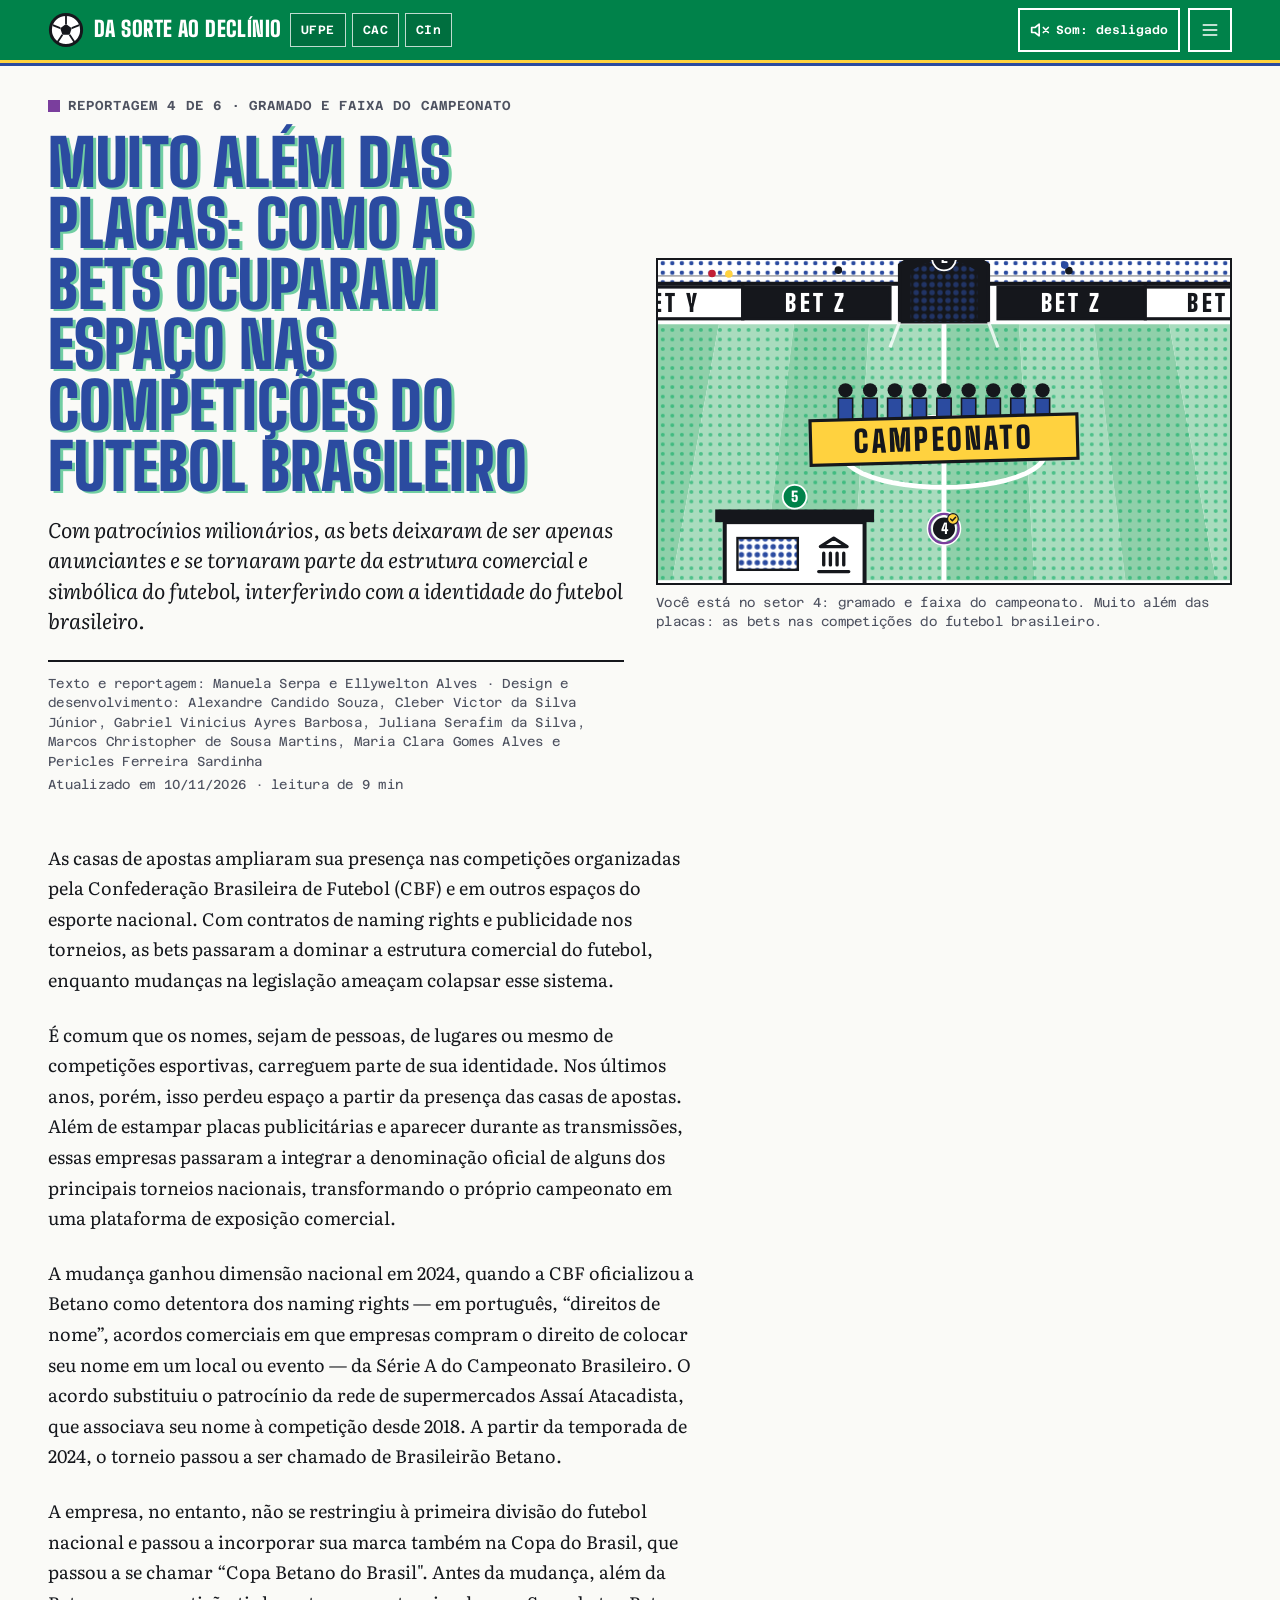
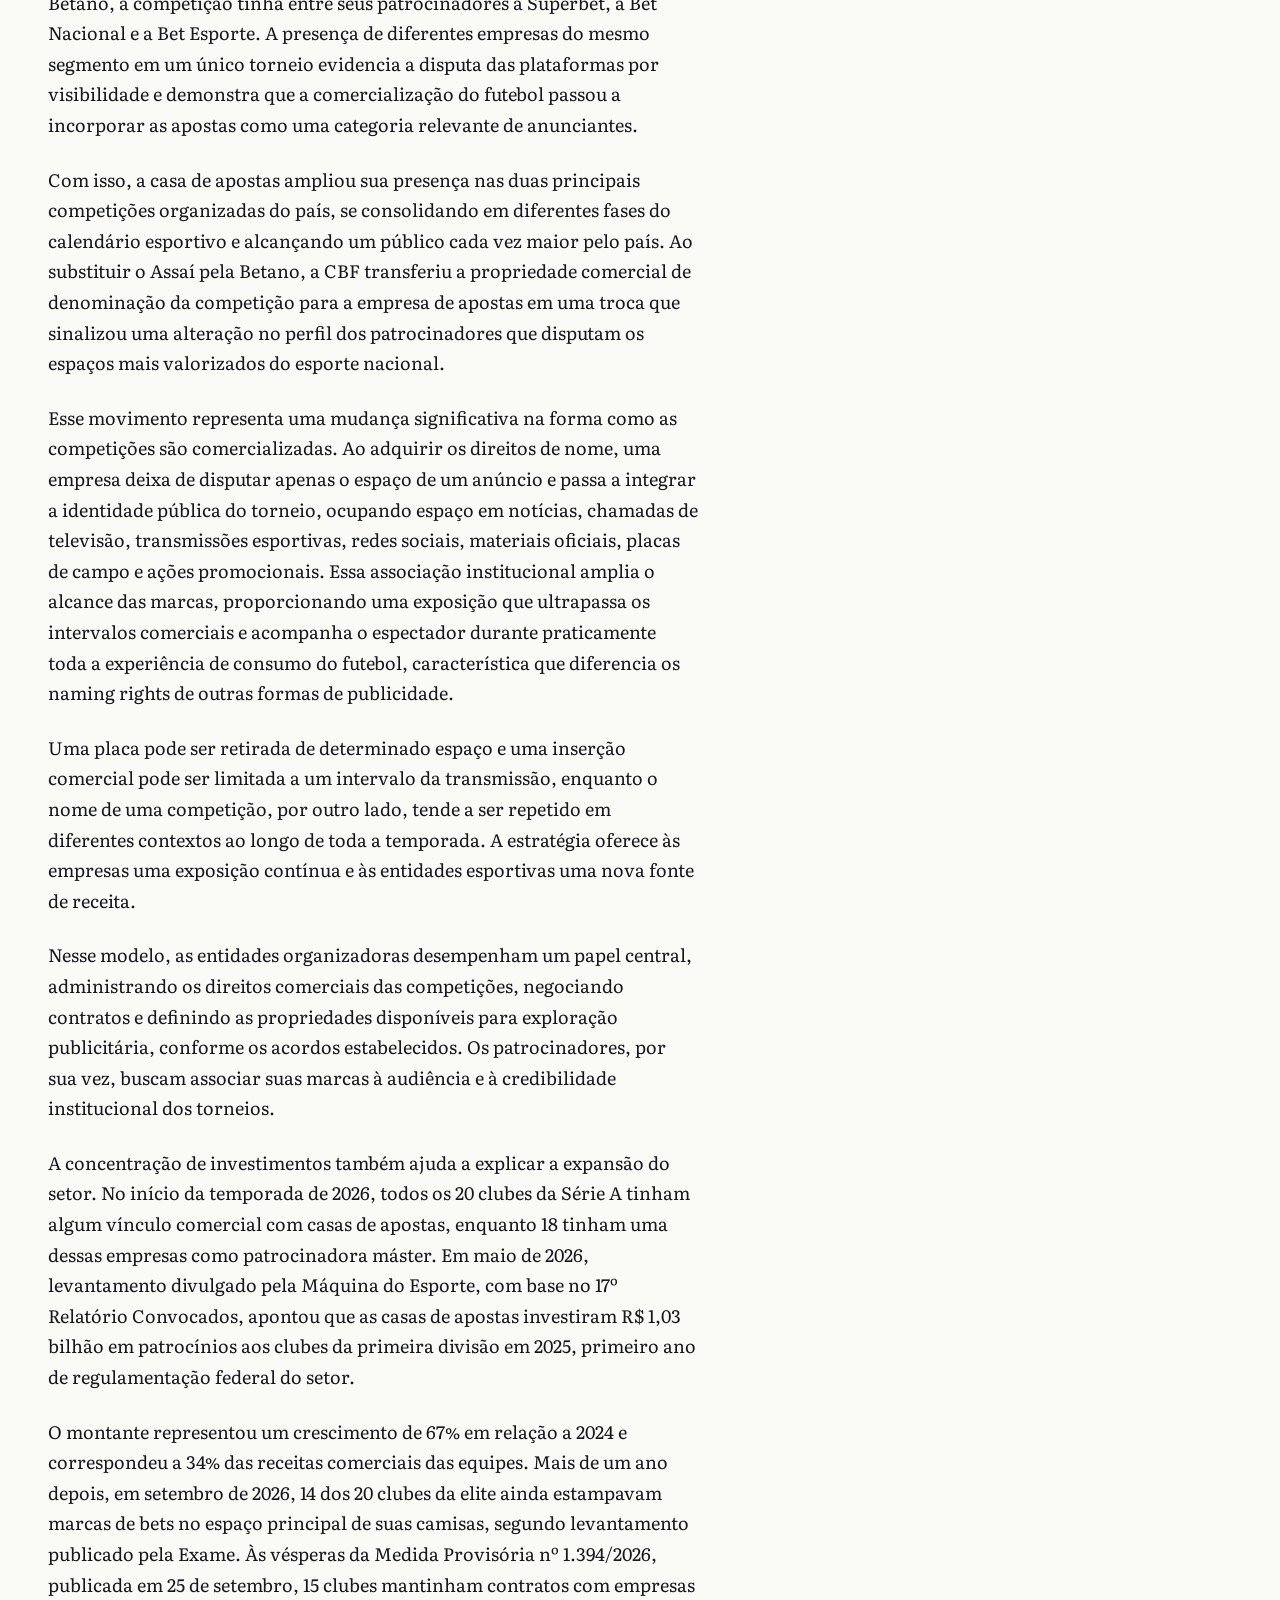
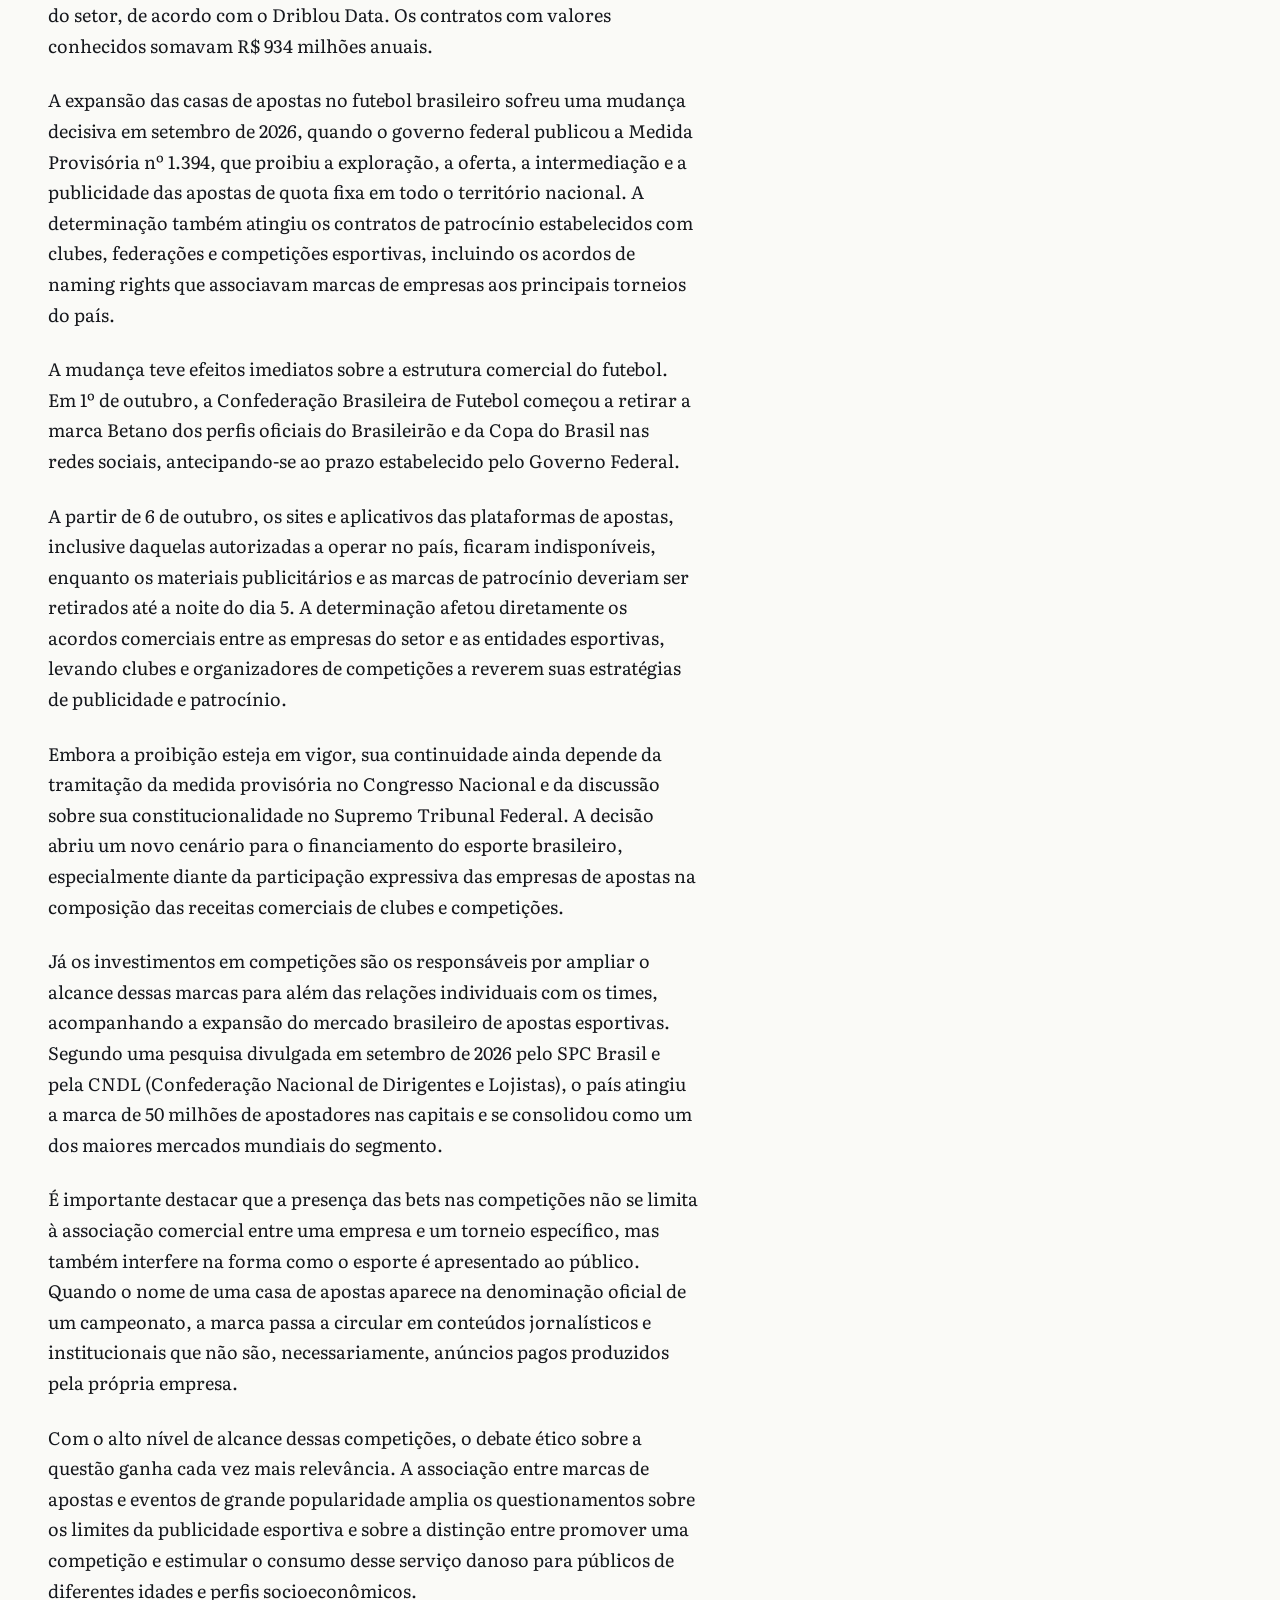
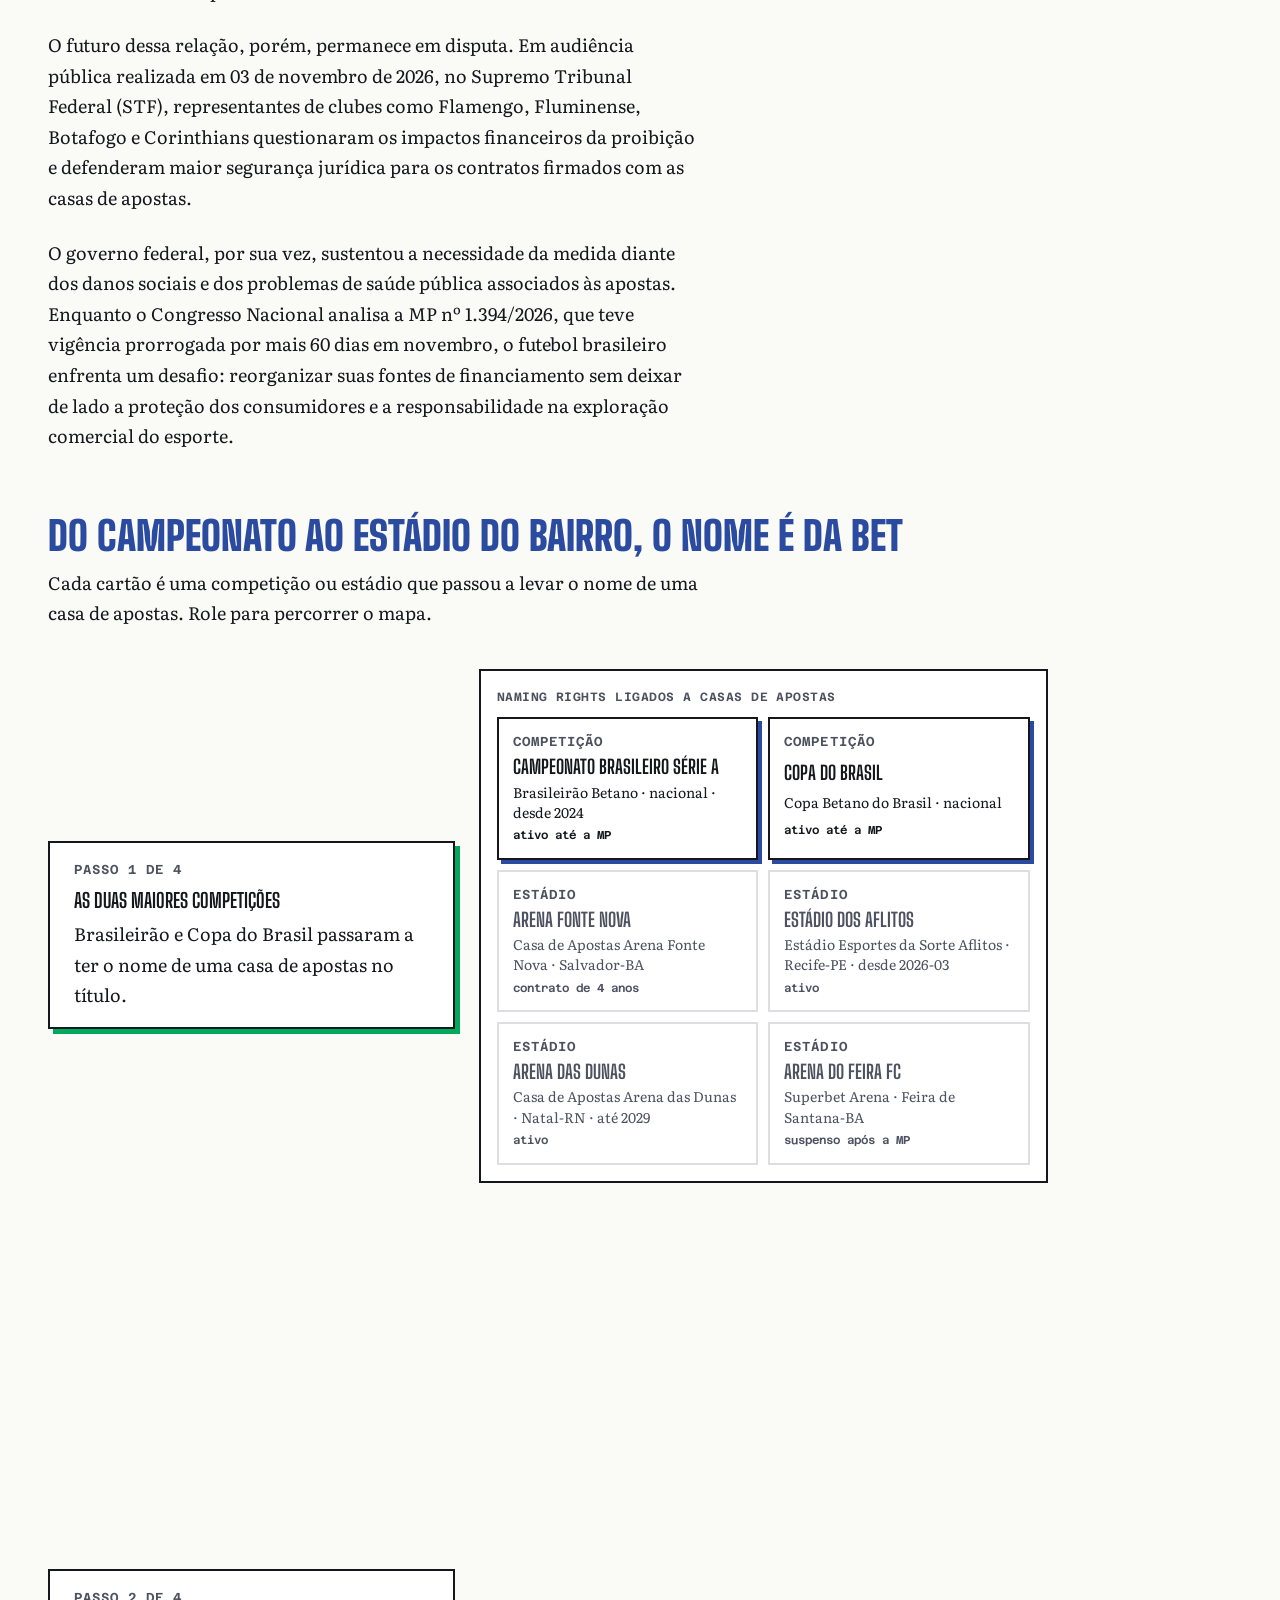
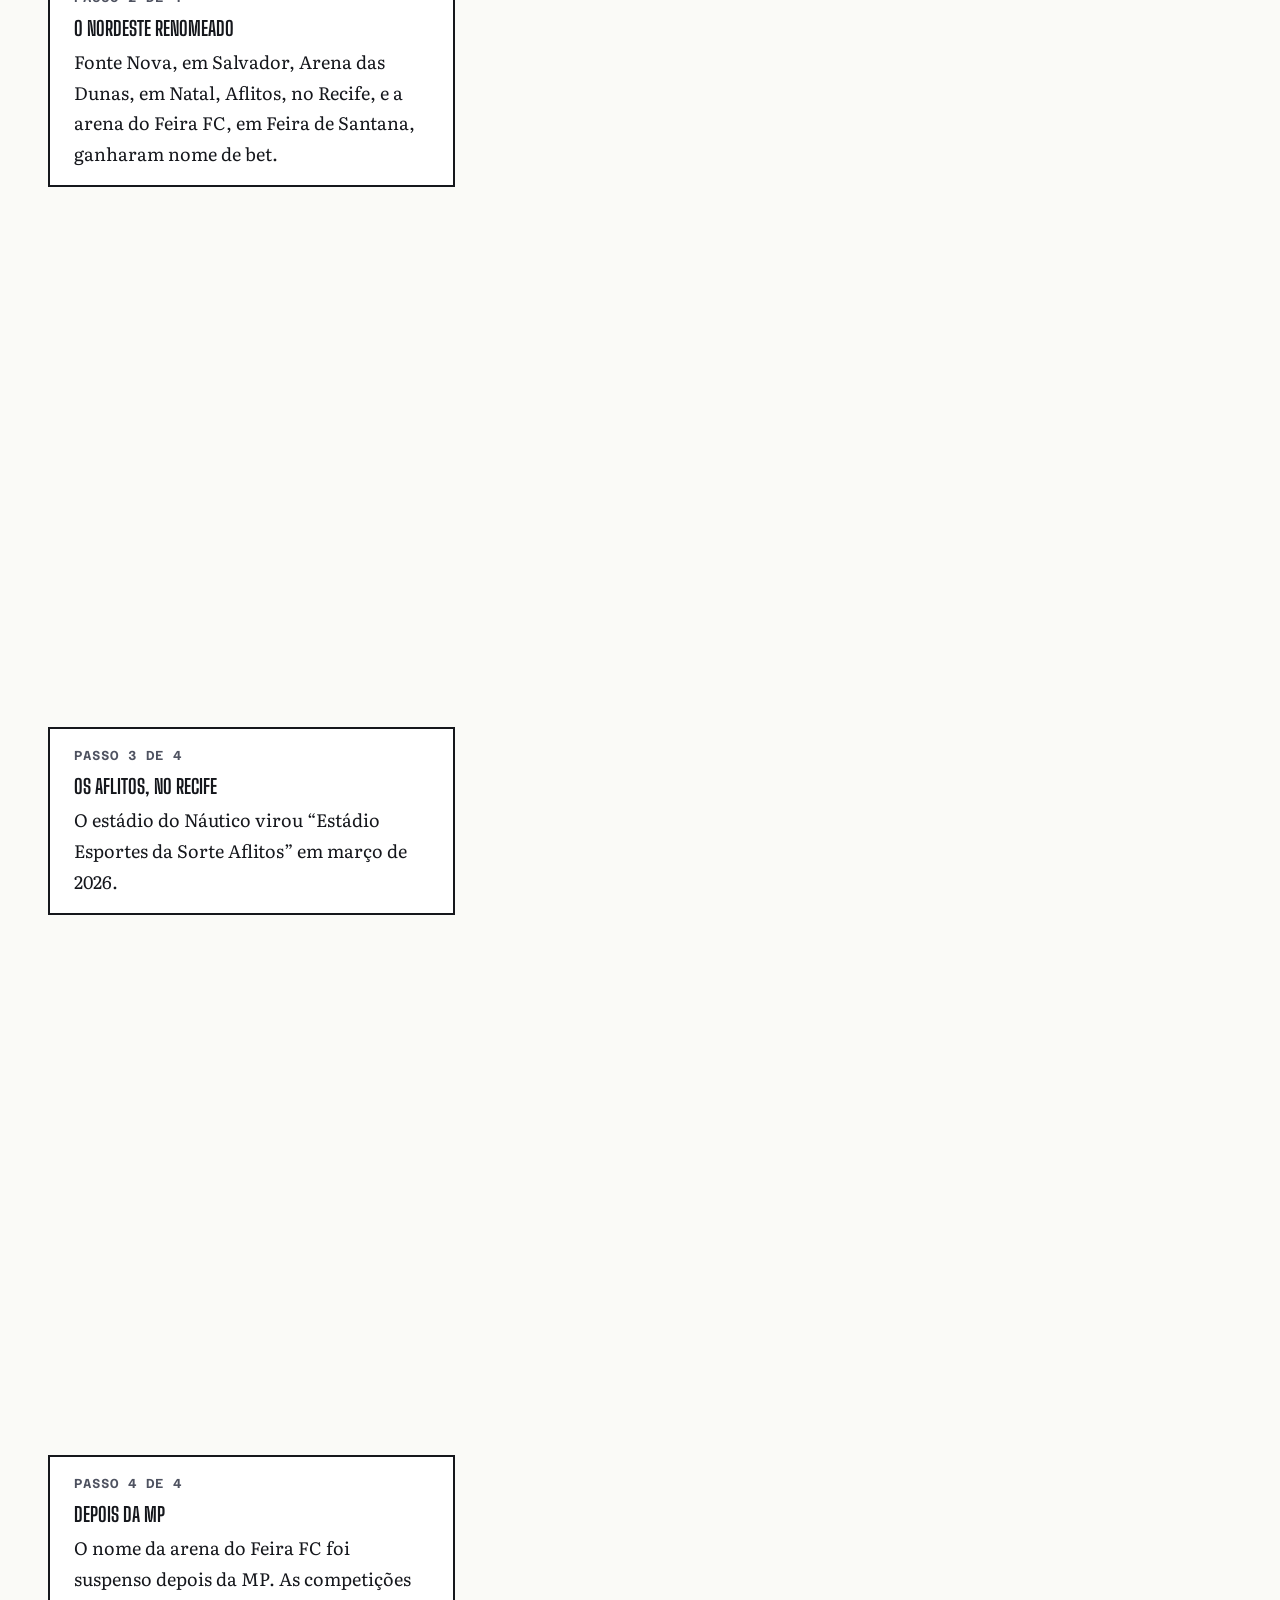
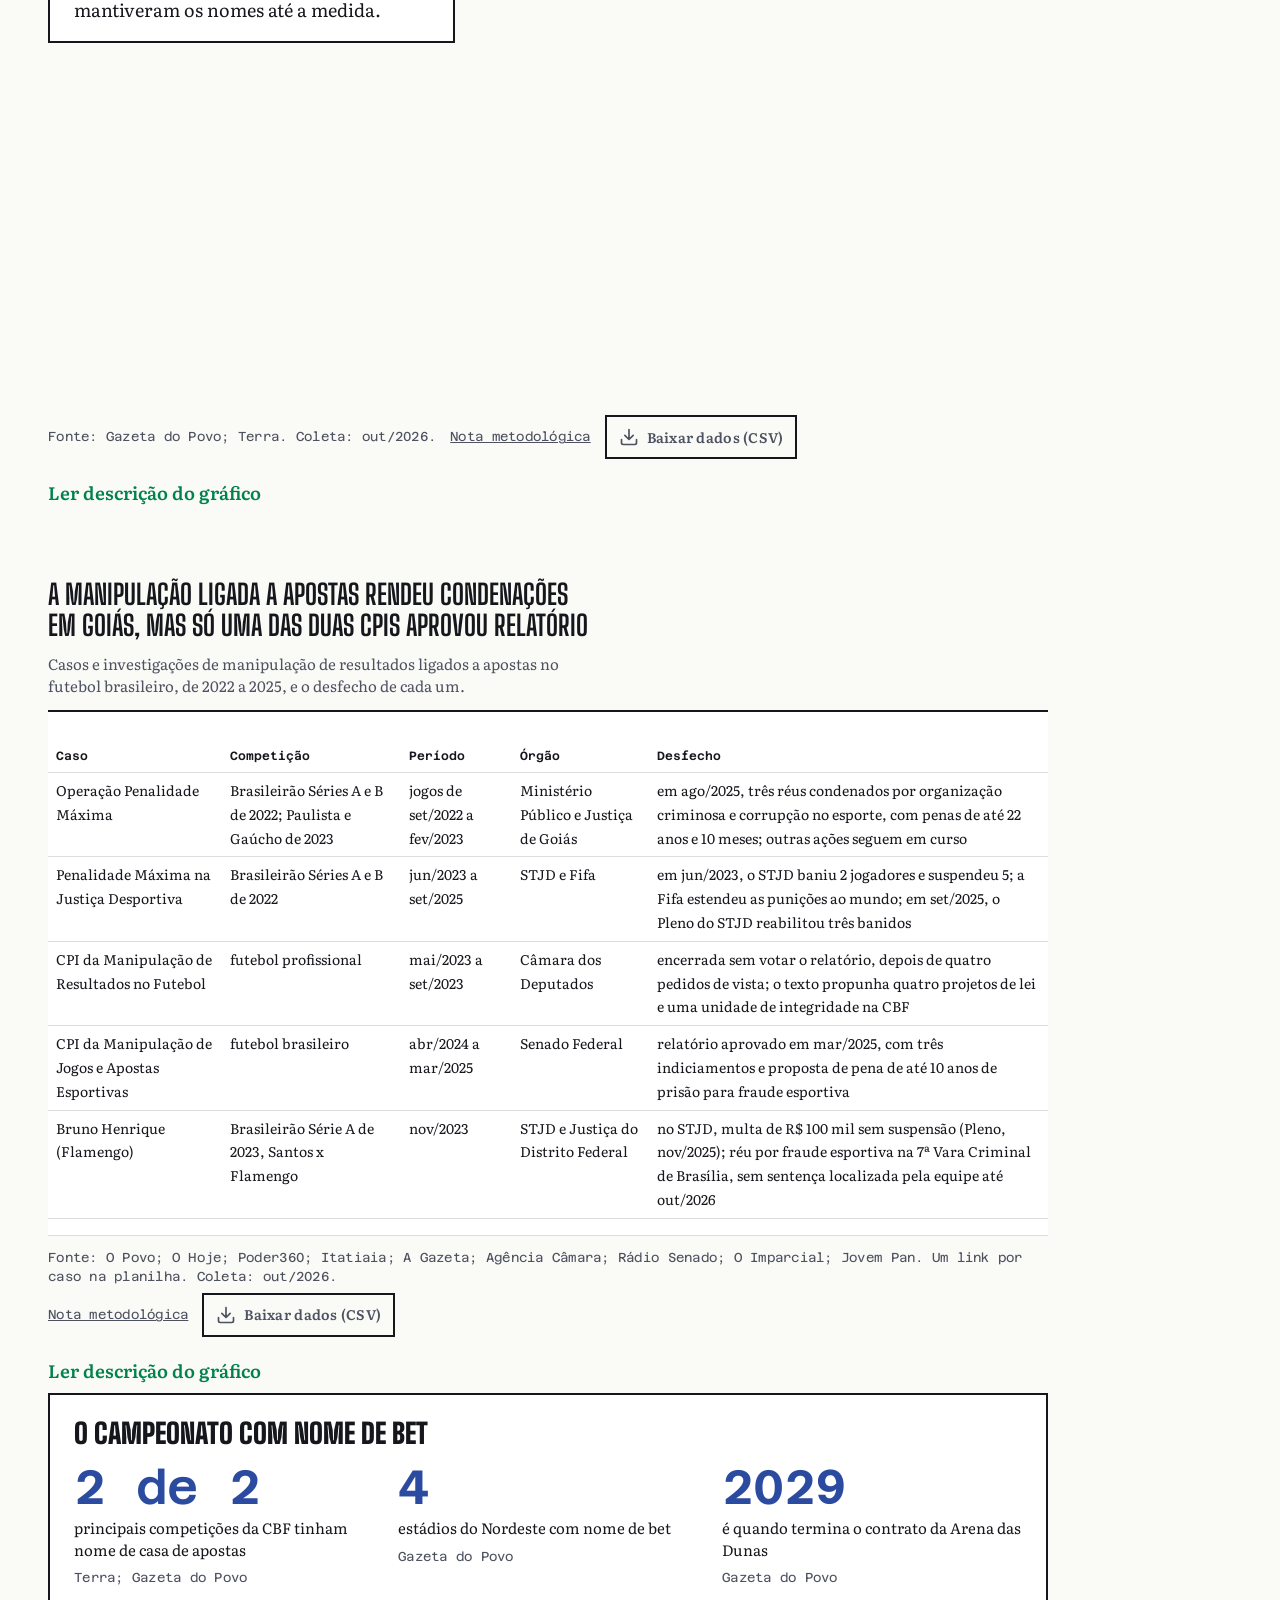
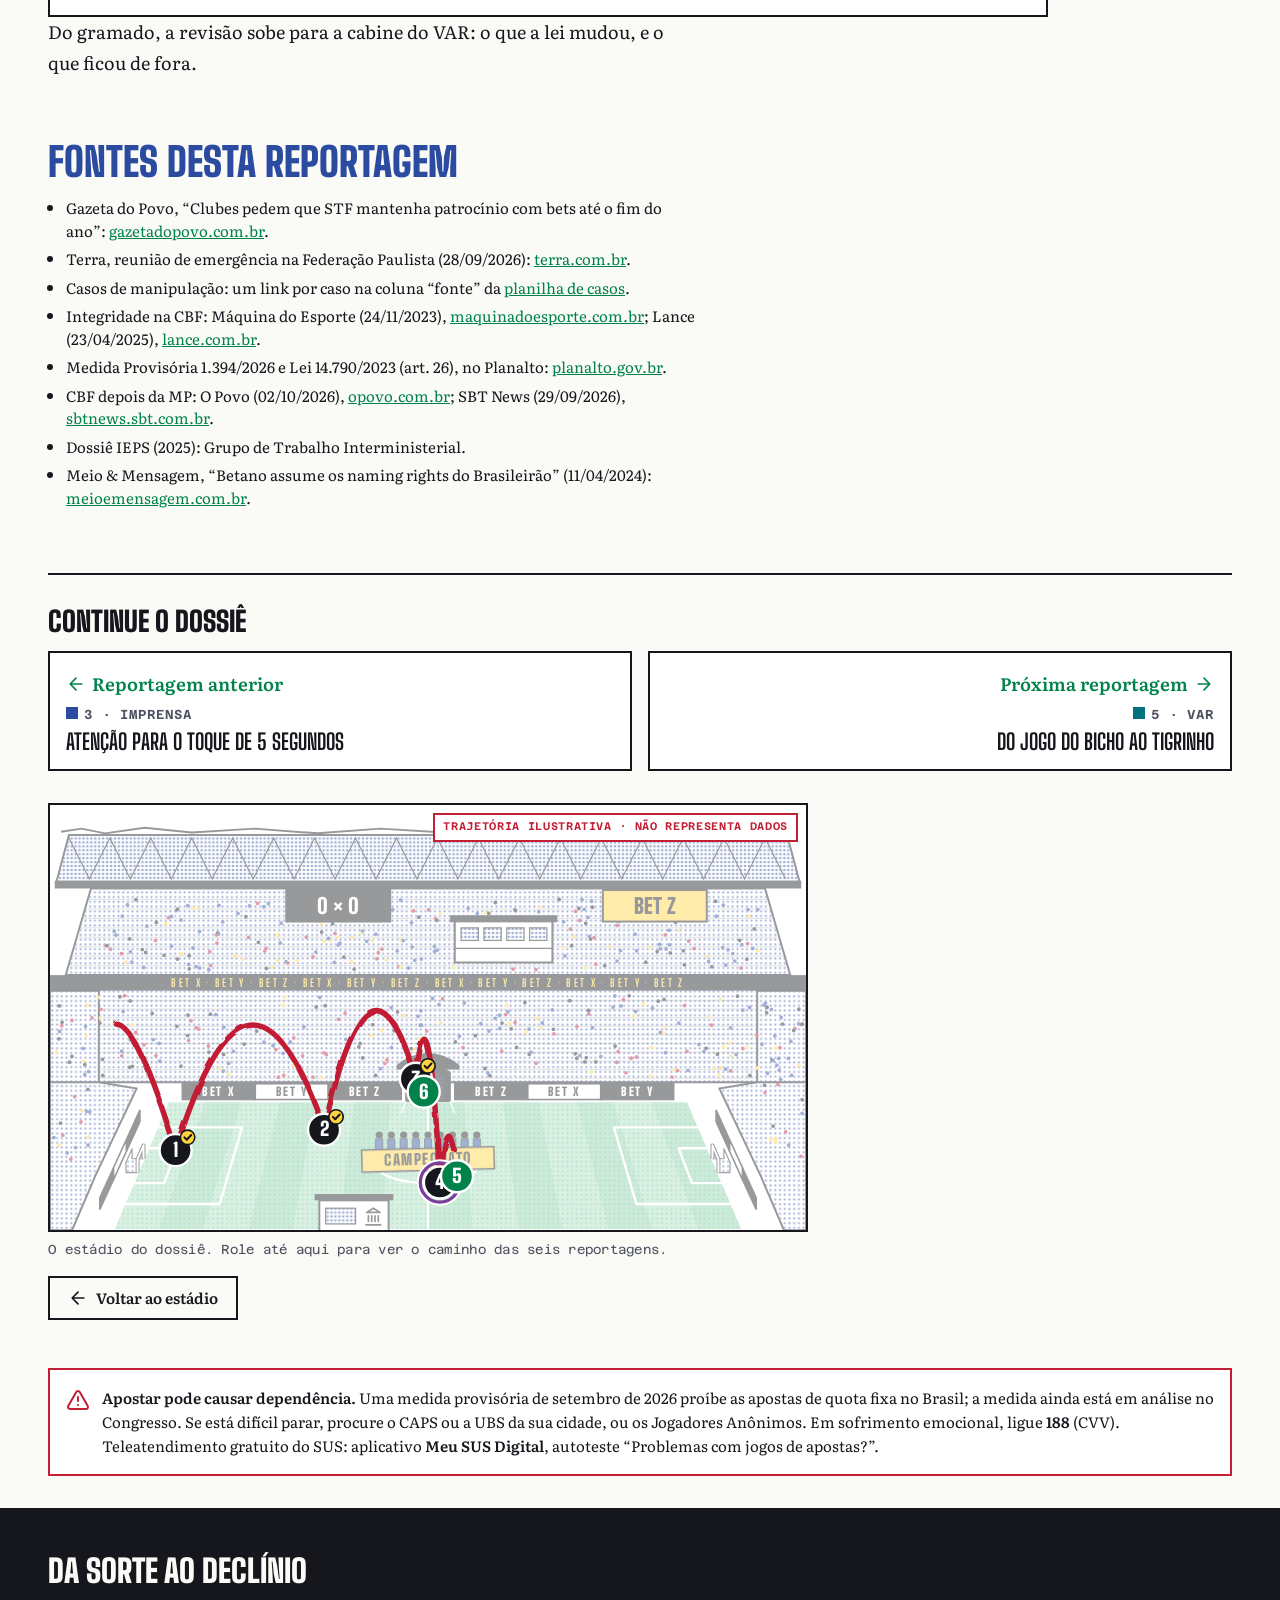
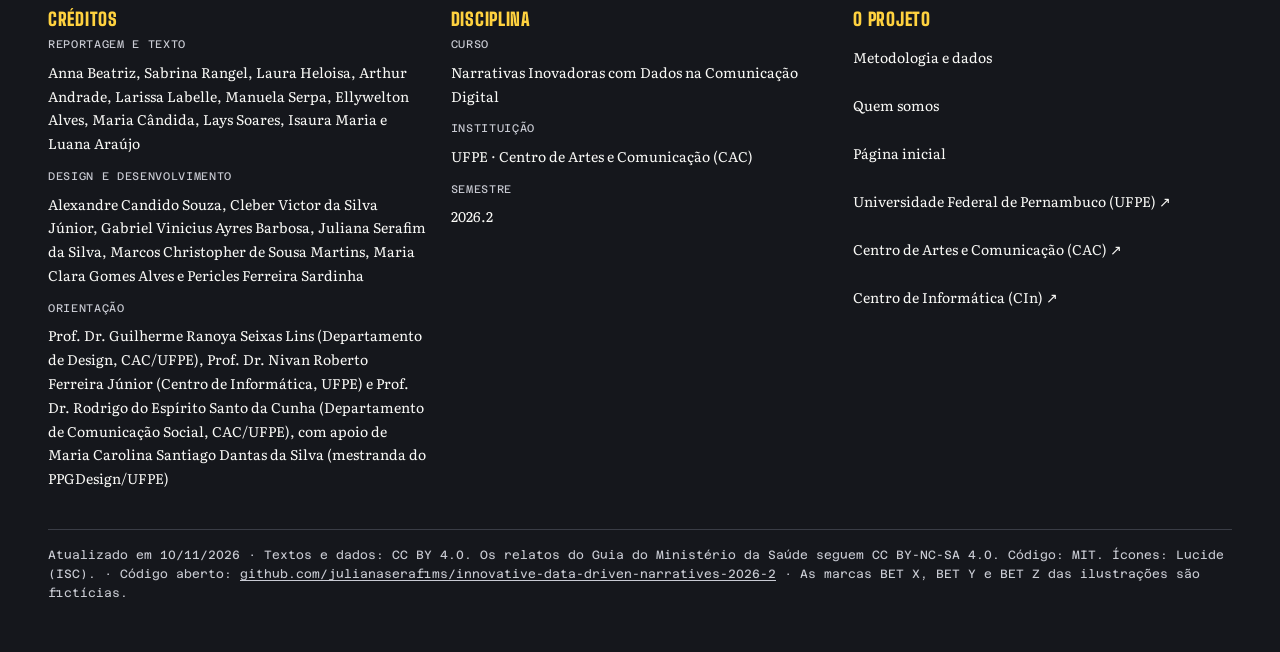
<file: reportagens/r4.html>
<!doctype html>
<html lang="pt-BR">
<head>
<meta charset="utf-8">
<meta name="viewport" content="width=device-width, initial-scale=1, viewport-fit=cover">
<title>Muito além das placas: Como as bets ocuparam espaço nas competições do futebol brasileiro · Da Sorte ao Declínio</title>
<link rel="icon" href="../assets/img/favicon.svg" type="image/svg+xml">
<link rel="icon" href="../assets/img/favicon-32.png" sizes="32x32" type="image/png">
<link rel="apple-touch-icon" href="../assets/img/apple-touch-icon.png">
<meta name="description" content="Com patrocínios milionários, as bets deixaram de ser apenas anunciantes e se tornaram parte da estrutura comercial e simbólica do futebol, interferindo com a identidade do futebol brasileiro.">
<link rel="preconnect" href="https://fonts.googleapis.com"><link rel="preconnect" href="https://fonts.gstatic.com" crossorigin>
<link rel="stylesheet" href="https://fonts.googleapis.com/css2?family=Big+Shoulders+Display:wght@700;900&family=Literata:ital,opsz,wght@0,7..72,400;0,7..72,600;1,7..72,400&family=Azeret+Mono:wght@400;600&display=swap" media="print" onload="this.media='all'">
<noscript><link rel="stylesheet" href="https://fonts.googleapis.com/css2?family=Big+Shoulders+Display:wght@700;900&family=Literata:ital,opsz,wght@0,7..72,400;0,7..72,600;1,7..72,400&family=Azeret+Mono:wght@400;600&display=swap"></noscript>
<link rel="stylesheet" href="../assets/css/tokens.css">
<link rel="stylesheet" href="../assets/css/site.css">
</head>
<body data-raiz="../">
<!-- O cabeçalho, o menu, o aviso de jogo responsável e o rodapé são montados por assets/js/site.js
     a partir de assets/js/mapa-narrativo.js (edite os créditos lá, uma vez só). -->
<main id="conteudo" tabindex="-1" data-rep="r4">
  <!-- ================= ABERTURA: título, linha fina, créditos, data e câmera ================= -->
  <header class="rep-abertura">
    <div class="conteiner rep-abertura-grade">
      <div>
        <p class="eyebrow" id="eyebrow-rep"><!-- preenchido pelo script: "Reportagem N de 6 · Setor" --></p>
        <h1 class="titulo-rep">Muito além das placas: Como as bets ocuparam espaço nas competições do futebol brasileiro</h1>
        <p class="linha-fina">Com patrocínios milionários, as bets deixaram de ser apenas anunciantes e se tornaram parte da estrutura comercial e simbólica do futebol, interferindo com a identidade do futebol brasileiro.</p>
        <div class="creditos legenda">
          <span id="creditos-rep"><!-- preenchido pelo script a partir de PROJETO.equipe e PROJETO.creditos --></span>
          <span>Publicado em <span id="publicado-rep"></span> · Atualizado em <time id="atualizado-rep"></time> · <span id="tempo-leitura">leitura de alguns minutos</span></span>
        </div>
      </div>
      <figure style="margin:0">
        <div class="camera"><svg id="svg-camera" class="estadio-svg" viewBox="0 0 960 540" role="group"></svg></div>
        <figcaption class="legenda camera-legenda" id="camera-legenda">Você está no estádio do dossiê.</figcaption>
      </figure>
    </div>
  </header>

  <div class="conteiner">
    <div class="corpo">
      <p>As casas de apostas ampliaram sua presença nas competições organizadas pela Confederação Brasileira de Futebol (CBF) e em outros espaços do esporte nacional. Com contratos de naming rights e publicidade nos torneios, as bets passaram a dominar a estrutura comercial do futebol, enquanto mudanças na legislação ameaçam colapsar esse sistema.</p>
      <p>É comum que os nomes, sejam de pessoas, de lugares ou mesmo de competições esportivas, carreguem parte de sua identidade. Nos últimos anos, porém, isso perdeu espaço a partir da presença das casas de apostas. Além de estampar placas publicitárias e aparecer durante as transmissões, essas empresas passaram a integrar a denominação oficial de alguns dos principais torneios nacionais, transformando o próprio campeonato em uma plataforma de exposição comercial.</p>
      <p>A mudança ganhou dimensão nacional em 2024, quando a CBF oficializou a Betano como detentora dos naming rights — em português, “direitos de nome”, acordos comerciais em que empresas compram o direito de colocar seu nome em um local ou evento — da Série A do Campeonato Brasileiro. O acordo substituiu o patrocínio da rede de supermercados Assaí Atacadista, que associava seu nome à competição desde 2018. A partir da temporada de 2024, o torneio passou a ser chamado de Brasileirão Betano.</p>
      <p>A empresa, no entanto, não se restringiu à primeira divisão do futebol nacional e passou a incorporar sua marca também na Copa do Brasil, que passou a se chamar “Copa Betano do Brasil&quot;. Antes da mudança, além da Betano, a competição tinha entre seus patrocinadores a Superbet, a Bet Nacional e a Bet Esporte. A presença de diferentes empresas do mesmo segmento em um único torneio evidencia a disputa das plataformas por visibilidade e demonstra que a comercialização do futebol passou a incorporar as apostas como uma categoria relevante de anunciantes.</p>
      <p>Com isso, a casa de apostas ampliou sua presença nas duas principais competições organizadas do país, se consolidando em diferentes fases do calendário esportivo e alcançando um público cada vez maior pelo país. Ao substituir o Assaí pela Betano, a CBF transferiu a propriedade comercial de denominação da competição para a empresa de apostas em uma troca que sinalizou uma alteração no perfil dos patrocinadores que disputam os espaços mais valorizados do esporte nacional.</p>
      <p>Esse movimento representa uma mudança significativa na forma como as competições são comercializadas. Ao adquirir os direitos de nome, uma empresa deixa de disputar apenas o espaço de um anúncio e passa a integrar a identidade pública do torneio, ocupando espaço em notícias, chamadas de televisão, transmissões esportivas, redes sociais, materiais oficiais, placas de campo e ações promocionais. Essa associação institucional amplia o alcance das marcas, proporcionando uma exposição que ultrapassa os intervalos comerciais e acompanha o espectador durante praticamente toda a experiência de consumo do futebol, característica que diferencia os naming rights de outras formas de publicidade.</p>
      <p>Uma placa pode ser retirada de determinado espaço e uma inserção comercial pode ser limitada a um intervalo da transmissão, enquanto o nome de uma competição, por outro lado, tende a ser repetido em diferentes contextos ao longo de toda a temporada. A estratégia oferece às empresas uma exposição contínua e às entidades esportivas uma nova fonte de receita.</p>
      <p>Nesse modelo, as entidades organizadoras desempenham um papel central, administrando  os direitos comerciais das competições, negociando contratos e definindo as propriedades disponíveis para exploração publicitária, conforme os acordos estabelecidos. Os patrocinadores, por sua vez, buscam associar suas marcas à audiência e à credibilidade institucional dos torneios.</p>
      <p>A concentração de investimentos também ajuda a explicar a expansão do setor. No início da temporada de 2026, todos os 20 clubes da Série A tinham algum vínculo comercial com casas de apostas, enquanto 18 tinham uma dessas empresas como patrocinadora máster. Em maio de 2026, levantamento divulgado pela Máquina do Esporte, com base no 17º Relatório Convocados, apontou que as casas de apostas investiram R$ 1,03 bilhão em patrocínios aos clubes da primeira divisão em 2025, primeiro ano de regulamentação federal do setor.</p>
      <p>O montante representou um crescimento de 67% em relação a 2024 e correspondeu a 34% das receitas comerciais das equipes. Mais de um ano depois, em setembro de 2026, 14 dos 20 clubes da elite ainda estampavam marcas de bets no espaço principal de suas camisas, segundo levantamento publicado pela Exame. Às vésperas da Medida Provisória nº 1.394/2026, publicada em 25 de setembro, 15 clubes mantinham contratos com empresas do setor, de acordo com o Driblou Data. Os contratos com valores conhecidos somavam R$ 934 milhões anuais.</p>
      <p>A expansão das casas de apostas no futebol brasileiro sofreu uma mudança decisiva em setembro de 2026, quando o governo federal publicou a Medida Provisória nº 1.394, que proibiu a exploração, a oferta, a intermediação e a publicidade das apostas de quota fixa em todo o território nacional. A determinação também atingiu os contratos de patrocínio estabelecidos com clubes, federações e competições esportivas, incluindo os acordos de naming rights que associavam marcas de empresas aos principais torneios do país.</p>
      <p>A mudança teve efeitos imediatos sobre a estrutura comercial do futebol. Em 1º de outubro, a Confederação Brasileira de Futebol começou a retirar a marca Betano dos perfis oficiais do Brasileirão e da Copa do Brasil nas redes sociais, antecipando-se ao prazo estabelecido pelo Governo Federal.</p>
      <p>A partir de 6 de outubro, os sites e aplicativos das plataformas de apostas, inclusive daquelas autorizadas a operar no país, ficaram indisponíveis, enquanto os materiais publicitários e as marcas de patrocínio deveriam ser retirados até a noite do dia 5. A determinação afetou diretamente os acordos comerciais entre as empresas do setor e as entidades esportivas, levando clubes e organizadores de competições a reverem suas estratégias de publicidade e patrocínio.</p>
      <p>Embora a proibição esteja em vigor, sua continuidade ainda depende da tramitação da medida provisória no Congresso Nacional e da discussão sobre sua constitucionalidade no Supremo Tribunal Federal. A decisão abriu um novo cenário para o financiamento do esporte brasileiro, especialmente diante da participação expressiva das empresas de apostas na composição das receitas comerciais de clubes e competições.</p>
      <p>Já os investimentos em competições são os responsáveis por ampliar o alcance dessas marcas para além das relações individuais com os times, acompanhando a expansão do mercado brasileiro de apostas esportivas. Segundo uma pesquisa divulgada em setembro de 2026 pelo SPC Brasil e pela CNDL (Confederação Nacional de Dirigentes e Lojistas), o país atingiu a marca de 50 milhões de apostadores nas capitais e se consolidou como um dos maiores mercados mundiais do segmento.</p>
      <p>É importante destacar que a presença das bets nas competições não se limita à associação comercial entre uma empresa e um torneio específico, mas também interfere na forma como o esporte é apresentado ao público. Quando o nome de uma casa de apostas aparece na denominação oficial de um campeonato, a marca passa a circular em conteúdos jornalísticos e institucionais que não são, necessariamente, anúncios pagos produzidos pela própria empresa.</p>
      <p>Com o alto nível de alcance dessas competições, o debate ético sobre a questão ganha cada vez mais relevância. A associação entre marcas de apostas e eventos de grande popularidade amplia os questionamentos sobre os limites da publicidade esportiva e sobre a distinção entre promover uma competição e estimular o consumo desse serviço danoso para públicos de diferentes idades e perfis socioeconômicos.</p>
      <p>O futuro dessa relação, porém, permanece em disputa. Em audiência pública realizada em 03 de novembro de 2026, no Supremo Tribunal Federal (STF), representantes de clubes como Flamengo, Fluminense, Botafogo e Corinthians questionaram os impactos financeiros da proibição e defenderam maior segurança jurídica para os contratos firmados com as casas de apostas.</p>
      <p>O governo federal, por sua vez, sustentou a necessidade da medida diante dos danos sociais e dos problemas de saúde pública associados às apostas. Enquanto o Congresso Nacional analisa a MP nº 1.394/2026, que teve vigência prorrogada por mais 60 dias em novembro, o futebol brasileiro enfrenta um desafio: reorganizar suas fontes de financiamento sem deixar de lado a proteção dos consumidores e a responsabilidade na exploração comercial do esporte.</p>
    </div>

    <!-- ================= SCROLLYTELLING: nomes ================= -->
    <section class="sangra" id="scrolly-nomes" aria-labelledby="t-scrolly-nomes" style="margin-top:var(--space-space_8)">
      <h2 id="t-scrolly-nomes">Do campeonato ao estádio do bairro, o nome é da bet</h2>
      <p class="coluna" style="margin-top:var(--space-space_3)">Cada cartão é uma competição ou estádio que passou a levar o nome de uma casa de apostas. Role para percorrer o mapa.</p>
      <div class="scrolly-rep">
        <div class="esquema-fixo">
          <div class="grafico-sticky"><p class="graf-titulo">Naming rights ligados a casas de apostas</p><div id="g-nomes"><p class="legenda">Carregando o gráfico…</p></div></div>
        </div>
        <div class="passos-rep">
          <article class="passo-rep" data-passo="1">
            <p class="eyebrow">Passo 1 de 4</p>
            <h3>As duas maiores competições</h3>
            <p>Brasileirão e Copa do Brasil passaram a ter o nome de uma casa de apostas no título.</p>
          </article>
          <article class="passo-rep" data-passo="2">
            <p class="eyebrow">Passo 2 de 4</p>
            <h3>O Nordeste renomeado</h3>
            <p>Fonte Nova, em Salvador, Arena das Dunas, em Natal, Aflitos, no Recife, e a arena do Feira FC, em Feira de Santana, ganharam nome de bet.</p>
          </article>
          <article class="passo-rep" data-passo="3">
            <p class="eyebrow">Passo 3 de 4</p>
            <h3>Os Aflitos, no Recife</h3>
            <p>O estádio do Náutico virou “Estádio Esportes da Sorte Aflitos” em março de 2026.</p>
          </article>
          <article class="passo-rep" data-passo="4">
            <p class="eyebrow">Passo 4 de 4</p>
            <h3>Depois da MP</h3>
            <p>O nome da arena do Feira FC foi suspenso depois da MP. As competições mantiveram os nomes até a medida.</p>
          </article>
        </div>
      </div>
    </section>

    <div class="grafico" style="margin-top:var(--space-space_3)">
      <p class="nota-fonte legenda">
        <span>Fonte: Gazeta do Povo; Terra. Coleta: out/2026.</span>
        <a href="../metodologia.html#dados">Nota metodológica</a>
        <a class="btn btn-secundario btn-pequeno" href="../data/r4-naming-rights.csv" download><svg class="icone" viewBox="0 0 24 24" aria-hidden="true" focusable="false"><path d="M21 15v4a2 2 0 0 1-2 2H5a2 2 0 0 1-2-2v-4M7 10l5 5 5-5M12 15V3"/></svg> Baixar dados (CSV)</a>
      </p>
      <details>
        <summary>Ler descrição do gráfico</summary>
        <p class="coluna">Seis propriedades com nome de casa de apostas: Campeonato Brasileiro Série A (Brasileirão Betano, desde 2024, ativo até a MP); Copa do Brasil (Copa Betano do Brasil, ativo até a MP); Arena Fonte Nova, em Salvador (contrato de 4 anos); Estádio dos Aflitos, no Recife (desde mar/2026); Arena das Dunas, em Natal (até 2029); arena do Feira FC, em Feira de Santana (nome suspenso após a MP).</p>
        <div class="tab-rolagem"><table class="tabela-dados" id="tab-nomes"><caption class="sr">Naming rights ligados a casas de apostas</caption></table></div>
      </details>
    </div>

    <!-- ================= GRÁFICO: casos ================= -->
    <figure class="grafico" id="fig-casos" aria-labelledby="t-casos">
      <h3 id="t-casos">A manipulação ligada a apostas rendeu condenações em Goiás, mas só uma das duas CPIs aprovou relatório</h3>
      <p class="linha-fina-graf">Casos e investigações de manipulação de resultados ligados a apostas no futebol brasileiro, de 2022 a 2025, e o desfecho de cada um.</p>

      <div class="graf-caixa"><div id="g-casos" style="position:relative"><p class="legenda">Carregando o gráfico…</p></div></div>
      <p class="nota-fonte legenda">
        <span>Fonte: O Povo; O Hoje; Poder360; Itatiaia; A Gazeta; Agência Câmara; Rádio Senado; O Imparcial; Jovem Pan. Um link por caso na planilha. Coleta: out/2026.</span>
        <a href="../metodologia.html#dados">Nota metodológica</a>
        <a class="btn btn-secundario btn-pequeno" href="../data/r4-casos-manipulacao.csv" download><svg class="icone" viewBox="0 0 24 24" aria-hidden="true" focusable="false"><path d="M21 15v4a2 2 0 0 1-2 2H5a2 2 0 0 1-2-2v-4M7 10l5 5 5-5M12 15V3"/></svg> Baixar dados (CSV)</a>
      </p>
      <details>
        <summary>Ler descrição do gráfico</summary>
        <p class="coluna">Cinco casos. A Operação Penalidade Máxima, do Ministério Público de Goiás, investigou jogos das Séries A e B de 2022 e de estaduais de 2023 e levou à condenação de três réus em 2025; na Justiça Desportiva, o STJD baniu e suspendeu jogadores em 2023, e três banidos foram reabilitados em 2025. A CPI da Câmara de 2023 terminou sem votar o relatório; a CPI do Senado aprovou o seu em 2025. Bruno Henrique, do Flamengo, foi multado pelo STJD e responde a processo criminal por um cartão amarelo de 2023.</p>
        <div class="tab-rolagem"><table class="tabela-dados" id="tab-casos"><caption class="sr">A manipulação ligada a apostas rendeu condenações em Goiás, mas só uma das duas CPIs aprovou relatório</caption></table></div>
      </details>
    </figure>



    <!-- ================= CAIXA "EM NÚMEROS" ================= -->
    <section class="em-numeros-rep" aria-labelledby="t-num">
      <h2 id="t-num">O campeonato com nome de bet</h2>
      <ul>
        <li><span class="dado">2 de 2</span><span class="rot">principais competições da CBF tinham nome de casa de apostas</span><span class="legenda">Terra; Gazeta do Povo</span></li>
        <li><span class="dado">4</span><span class="rot">estádios do Nordeste com nome de bet</span><span class="legenda">Gazeta do Povo</span></li>
        <li><span class="dado">2029</span><span class="rot">é quando termina o contrato da Arena das Dunas</span><span class="legenda">Gazeta do Povo</span></li>
      </ul>
    </section>

    <div class="corpo">
      <p>Do gramado, a revisão sobe para a cabine do VAR: o que a lei mudou, e o que ficou de fora.</p>

      <section class="fontes-rep" aria-labelledby="t-fontes">
        <h2 id="t-fontes">Fontes desta reportagem</h2>
        <ul>
          <li>Gazeta do Povo, “Clubes pedem que STF mantenha patrocínio com bets até o fim do ano”: <a href="https://www.gazetadopovo.com.br/economia/clubes-pedem-que-stf-mantenha-patrocinio-com-bets-ate-o-fim-do-ano/">gazetadopovo.com.br</a>.</li>
          <li>Terra, reunião de emergência na Federação Paulista (28/09/2026): <a href="https://www.terra.com.br/esportes/futebol/clubes-fazem-reuniao-de-emergencia-na-fpf-apos-veto-as-bets-e-querem-dialogo-com-o-governo,cbcbb2da520ef3fa43ba7e8f49c56c7fr2du1wua.html">terra.com.br</a>.</li>
          <li>Casos de manipulação: um link por caso na coluna “fonte” da <a href="../data/r4-casos-manipulacao.csv">planilha de casos</a>.</li>
          <li>Integridade na CBF: Máquina do Esporte (24/11/2023), <a href="https://maquinadoesporte.com.br/futebol/cbf-cria-unidade-de-integridade-e-nomeia-ex-procurador-geral-de-justica-do-rio-para-cargo/">maquinadoesporte.com.br</a>; Lance (23/04/2025), <a href="https://www.lance.com.br/futebol-nacional/cbf-e-sportradar-ampliam-parceria-por-integridade-no-futebol.html">lance.com.br</a>.</li>
          <li>Medida Provisória 1.394/2026 e Lei 14.790/2023 (art. 26), no Planalto: <a href="https://www.planalto.gov.br/ccivil_03/_ato2023-2026/2023/lei/l14790.htm">planalto.gov.br</a>.</li>
          <li>CBF depois da MP: O Povo (02/10/2026), <a href="https://mais.opovo.com.br/jornal/esportes/2026/10/02/perfis-do-brasileirao-e-copa-do-brasil-tiram-naming-rights-de-bets-nas-redes-sociais.html">opovo.com.br</a>; SBT News (29/09/2026), <a href="https://sbtnews.sbt.com.br/noticia/politica/clubes-de-futebol-boicotam-encontro-com-governo-sobre-bets">sbtnews.sbt.com.br</a>.</li>
          <li>Dossiê IEPS (2025): Grupo de Trabalho Interministerial.</li>
          <li>Meio &amp; Mensagem, “Betano assume os naming rights do Brasileirão” (11/04/2024): <a href="https://www.meioemensagem.com.br/marketing/betano-assume-os-naming-rights-do-brasileirao">meioemensagem.com.br</a>.</li>
        </ul>
      </section>

    </div>

    <!-- ================= NAVEGAÇÃO + POSIÇÃO NA TRAJETÓRIA ================= -->
    <nav class="nav-rep" aria-labelledby="t-nav">
      <h2 id="t-nav" style="font-size:var(--fs-h3);color:var(--color-texto)">Continue o dossiê</h2>
      <div class="nav-rep-grade" id="nav-rep-grade" style="margin-top:var(--space-space_4)"></div>
      <div class="posicao">
        <div class="moldura-pos">
          <svg id="svg-posicao" class="estadio-svg" viewBox="0 0 960 540" role="group"></svg>
          <span class="selo-ilustrativo">Trajetória ilustrativa · não representa dados</span>
        </div>
        <p class="legenda" id="legenda-pos" aria-live="polite" style="margin-top:8px"></p>
      </div>
      <div class="voltar">
        <a class="btn btn-secundario" id="link-home" href="../index.html"><svg class="icone" viewBox="0 0 24 24" aria-hidden="true" focusable="false"><path d="M19 12H5M12 19l-7-7 7-7"/></svg> Voltar ao estádio</a>
      </div>
    </nav>

  </div>
</main>
<script src="../assets/js/mapa-narrativo.js"></script>
<script src="../assets/js/site.js"></script>
<script src="../assets/js/graficos.js"></script>
<script src="../assets/js/reportagem.js"></script>
<script>
const R = iniciarReportagem();

/* ---------- Scrollytelling: cartões de naming rights ---------- */
graficoDeCSV('r4-naming-rights.csv', $('#g-nomes'), linhas => {
  Graficos.cartoes($('#g-nomes'), linhas, {
    eyebrow: 'tipo', titulo: 'propriedade', status: 'situacao', grupo: 'regiao',
    texto: l => l.nome_comercial + ' · ' + l.local + (l.inicio ? ' · desde ' + l.inicio : '') + (l.fim ? ' · até ' + l.fim : '')
  });
  const itens = $$('.gc-item', $('#g-nomes'));
  Scrolly.iniciar($('#scrolly-nomes'), n => itens.forEach((li, i) => {
    const l = linhas[i];
    const ativo = n === 1 ? l.tipo === 'competição' : n === 2 ? l.regiao === 'Nordeste' : n === 3 ? l.propriedade === 'Estádio dos Aflitos' : l.situacao.includes('suspenso');
    li.className = 'gc-item ' + (ativo ? (n === 4 ? 'dano' : 'ativo') : 'apagado');
  }));
}, $('#tab-nomes'), [['propriedade', 'Propriedade'], ['nome_comercial', 'Nome comercial'], ['local', 'Local'], ['inicio', 'Início'], ['fim', 'Fim'], ['situacao', 'Situação'], ['fonte', 'Fonte'], ['status', 'Status']]);

/* ---------- Tabela de casos de manipulação ---------- */
graficoDeCSV('r4-casos-manipulacao.csv', $('#g-casos'), linhas => {
  $('#g-casos').innerHTML = '<div class="tab-rolagem"><table class="tabela-dados" id="tab-casos-visivel"></table></div>';
  Graficos.tabela($('#tab-casos-visivel'), linhas, [['caso', 'Caso'], ['competicao', 'Competição'], ['periodo', 'Período'], ['orgao', 'Órgão'], ['desfecho', 'Desfecho']]);
}, $('#tab-casos'), [['caso', 'Caso'], ['fonte', 'Fonte'], ['status', 'Status']]);

</script>
</body>
</html>
</file>
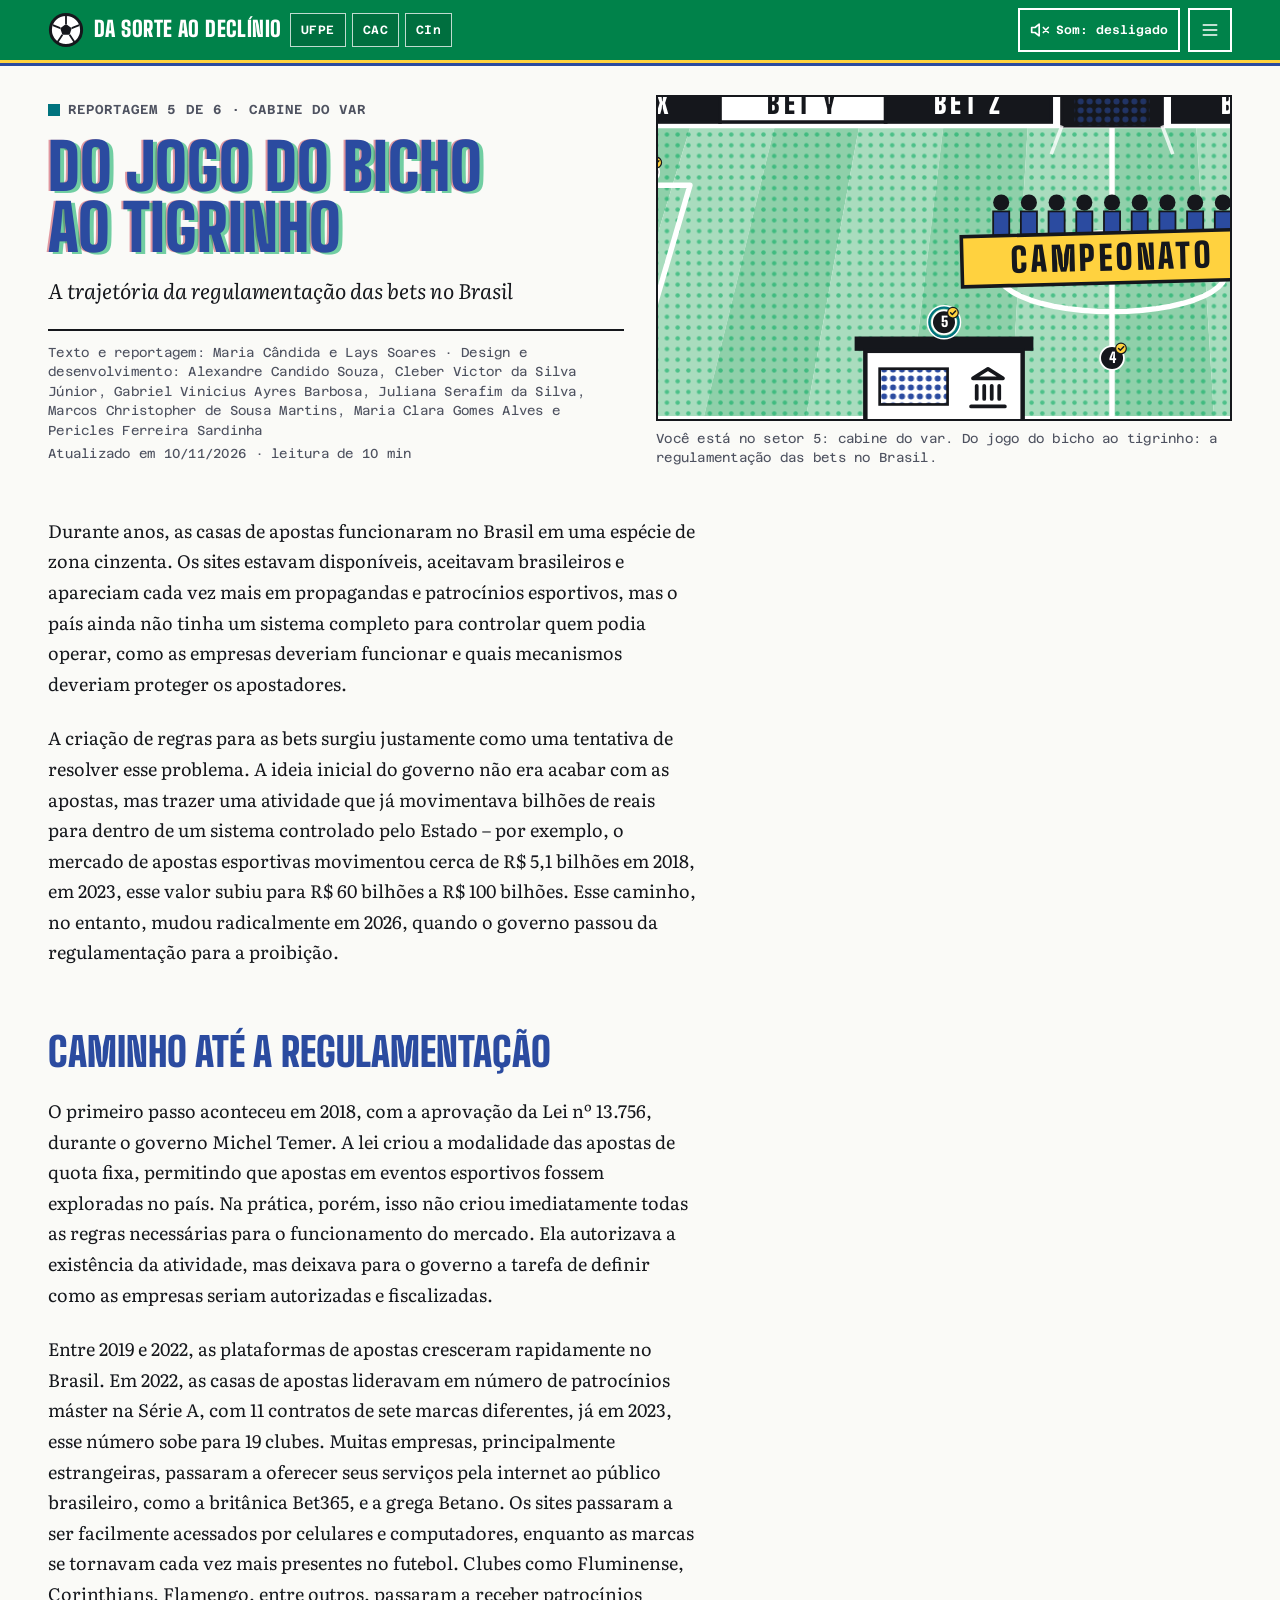
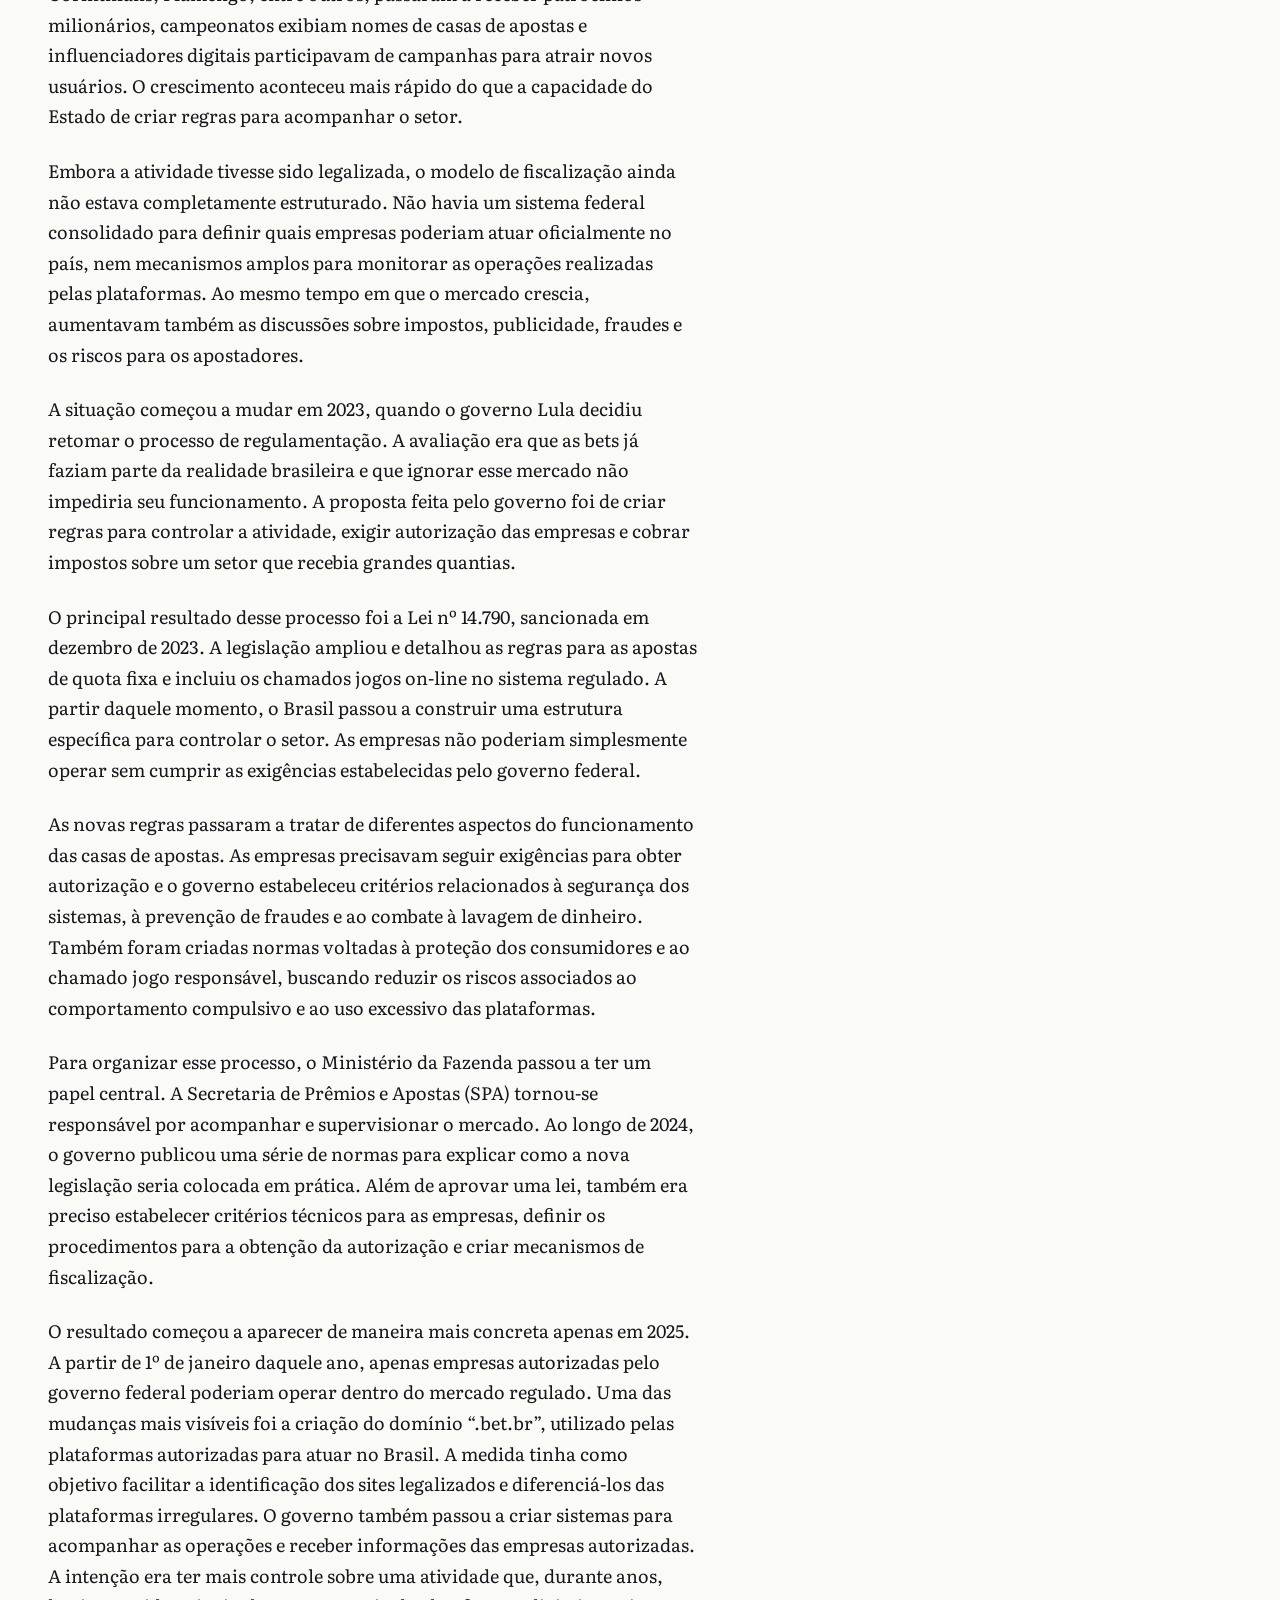
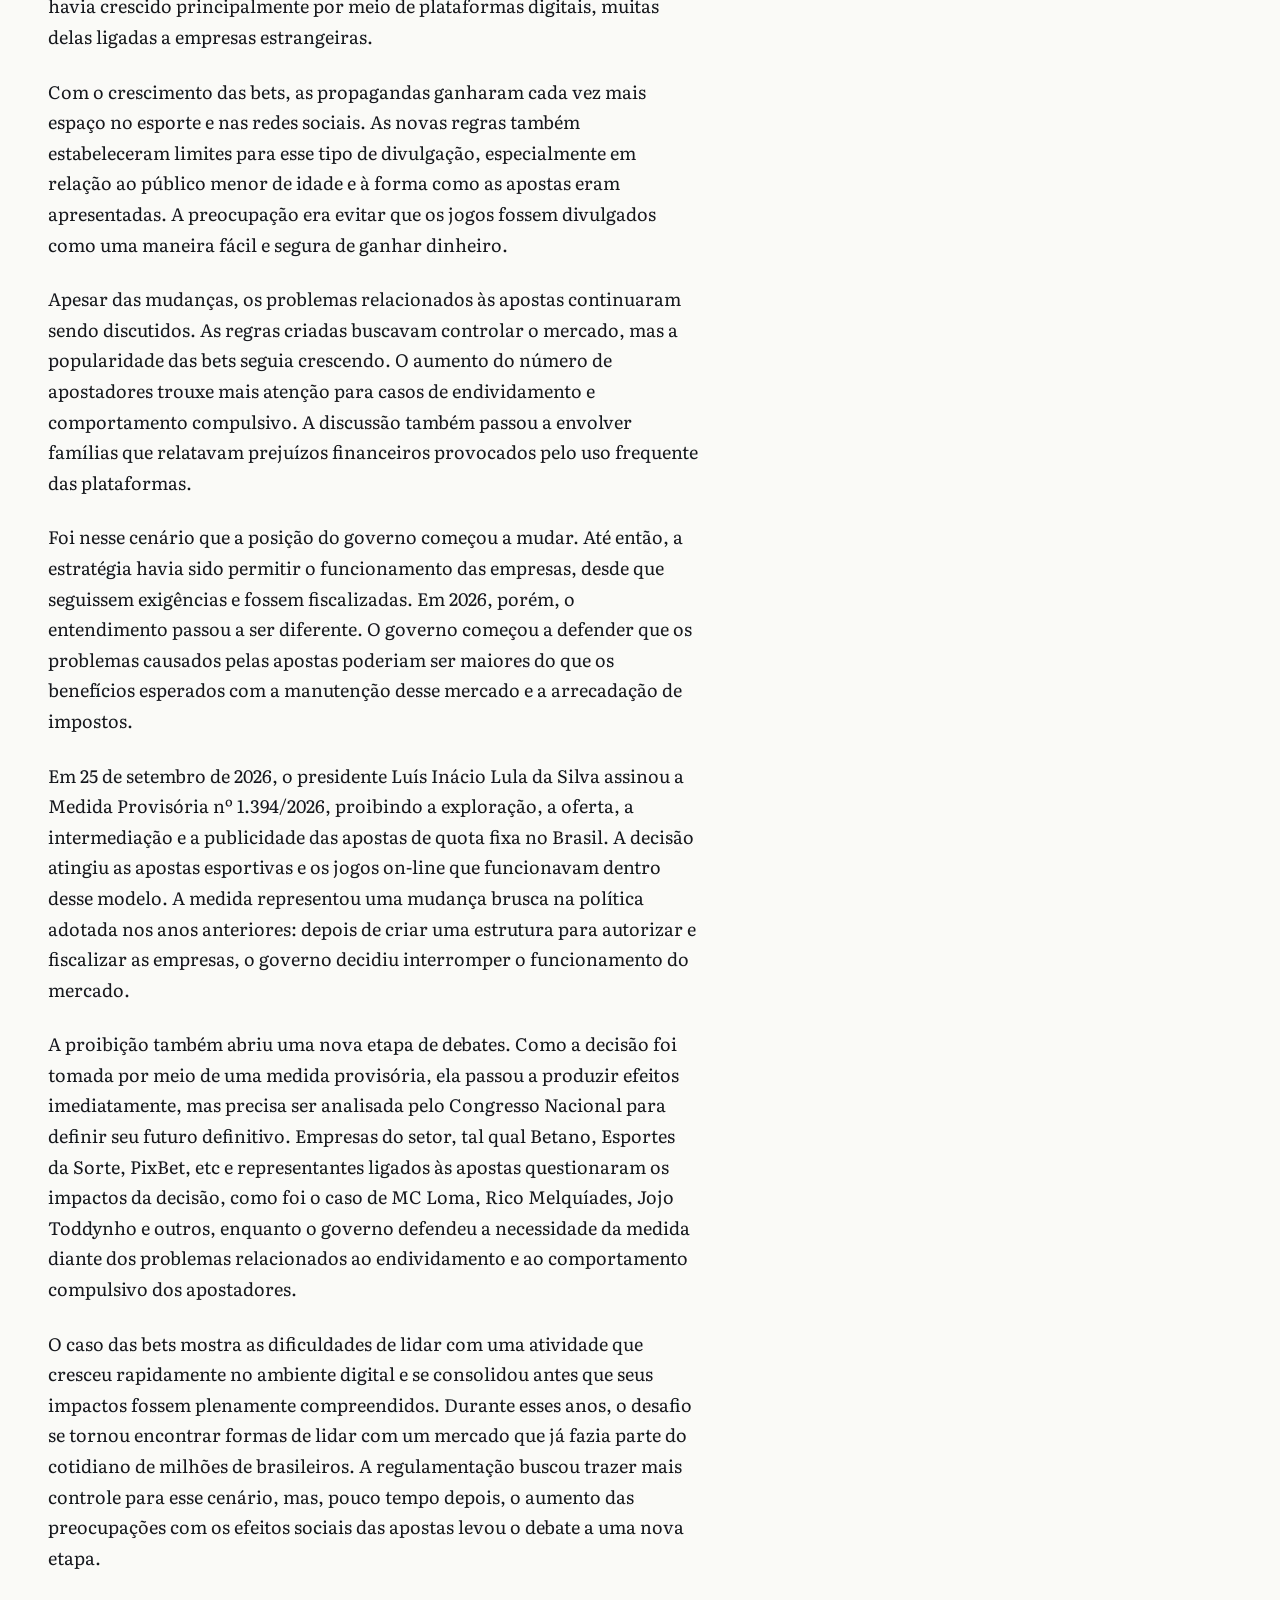
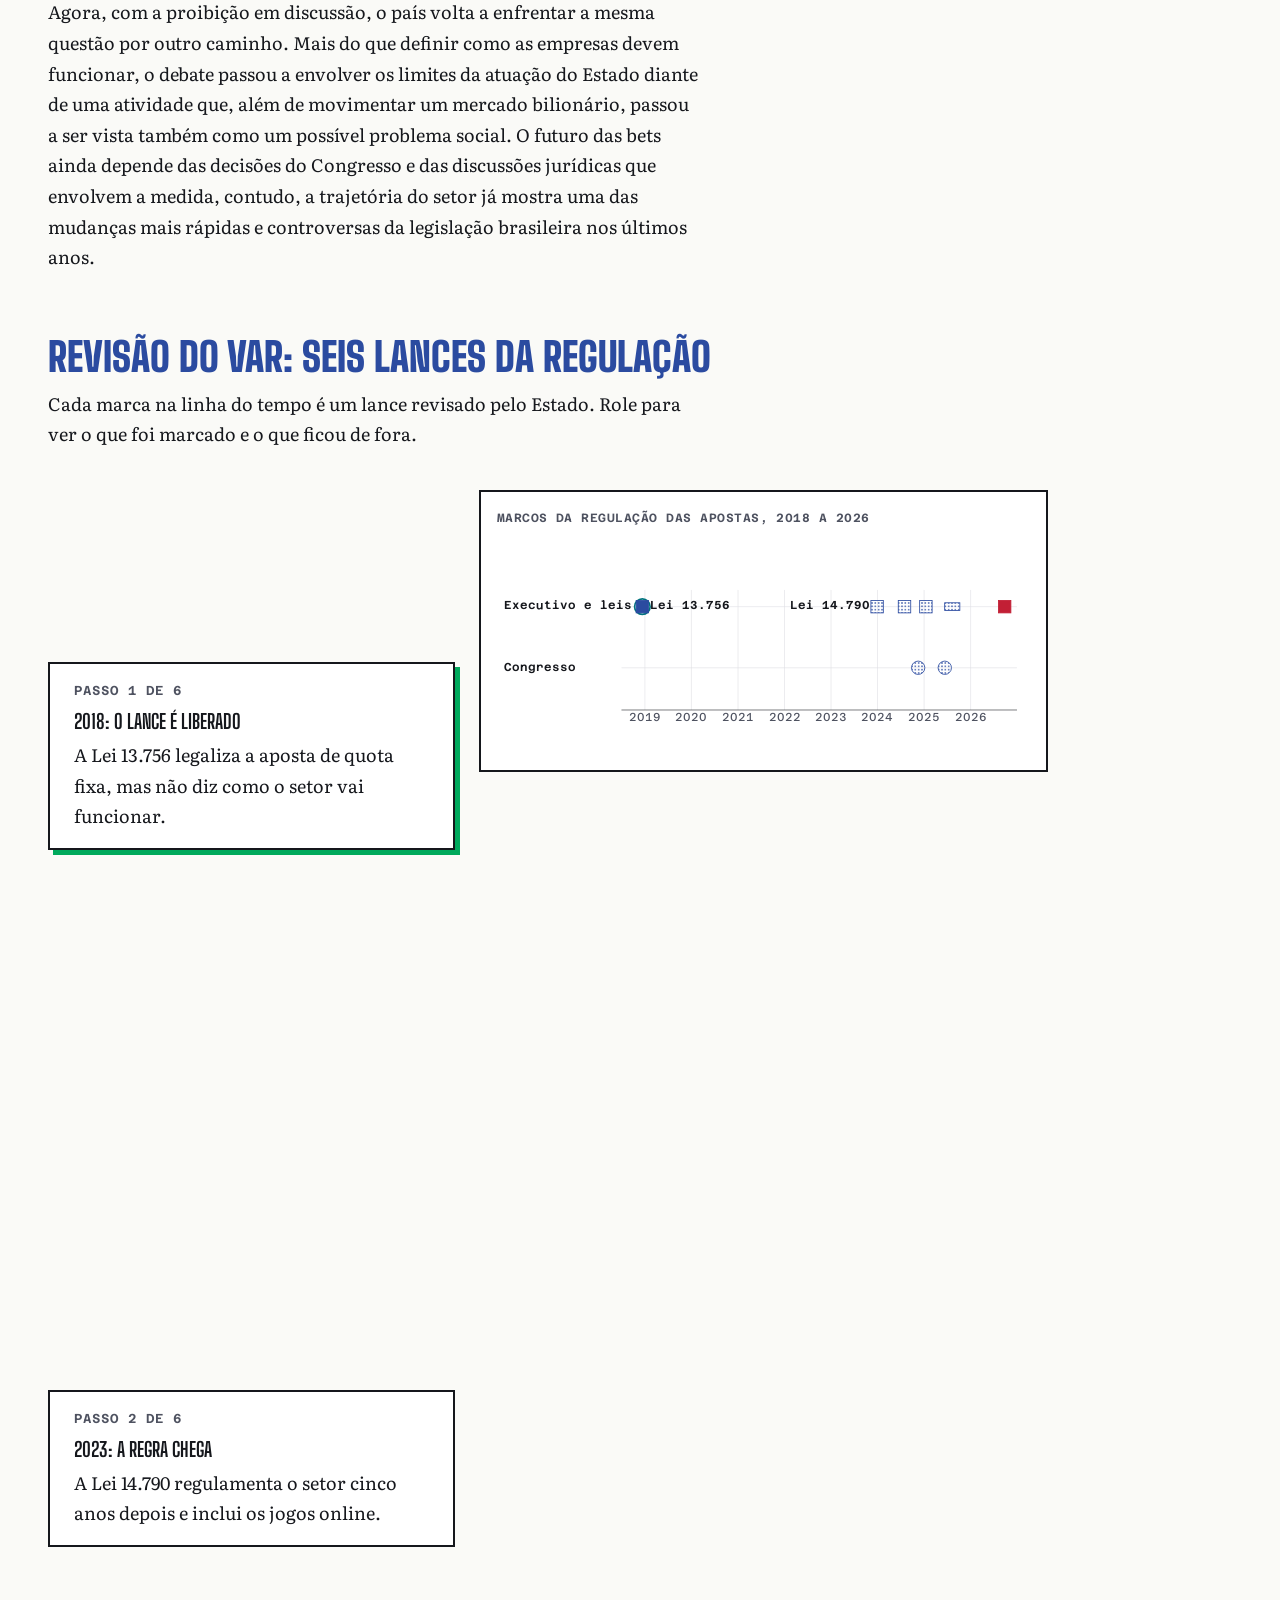
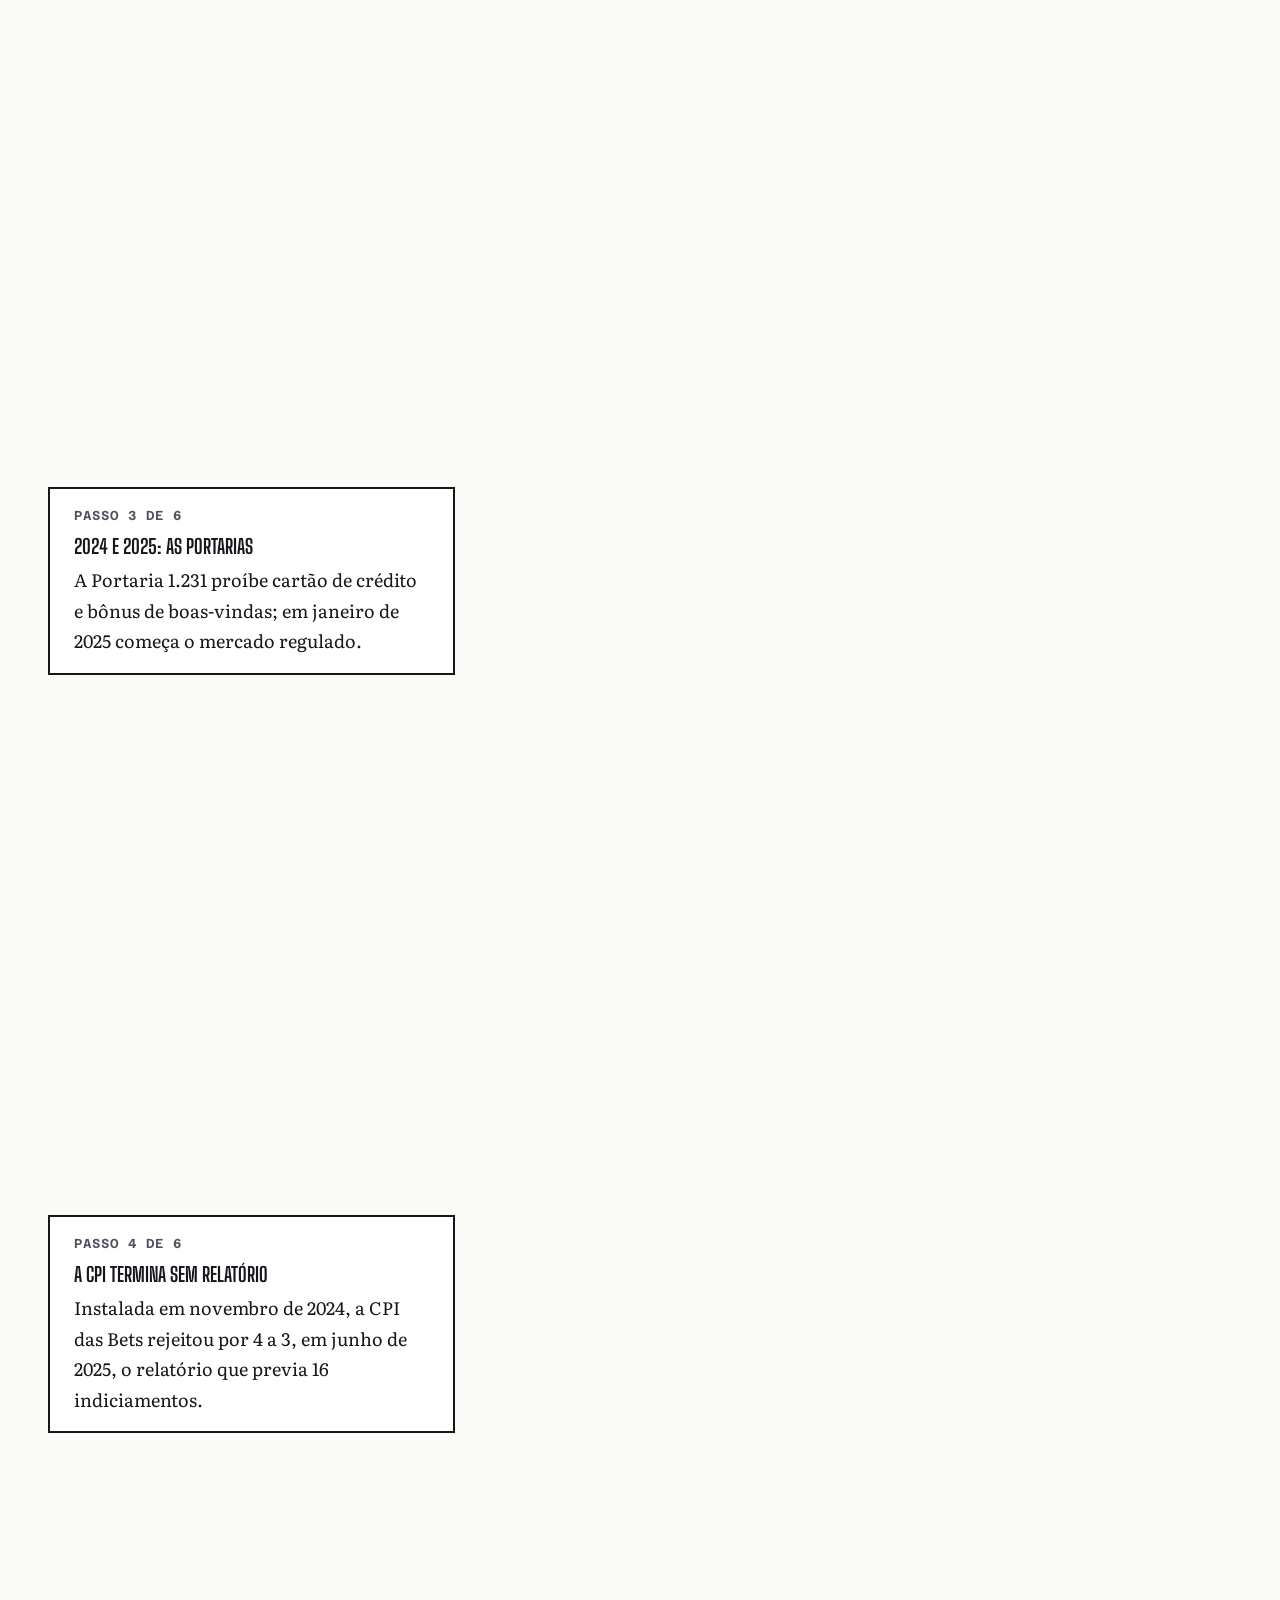
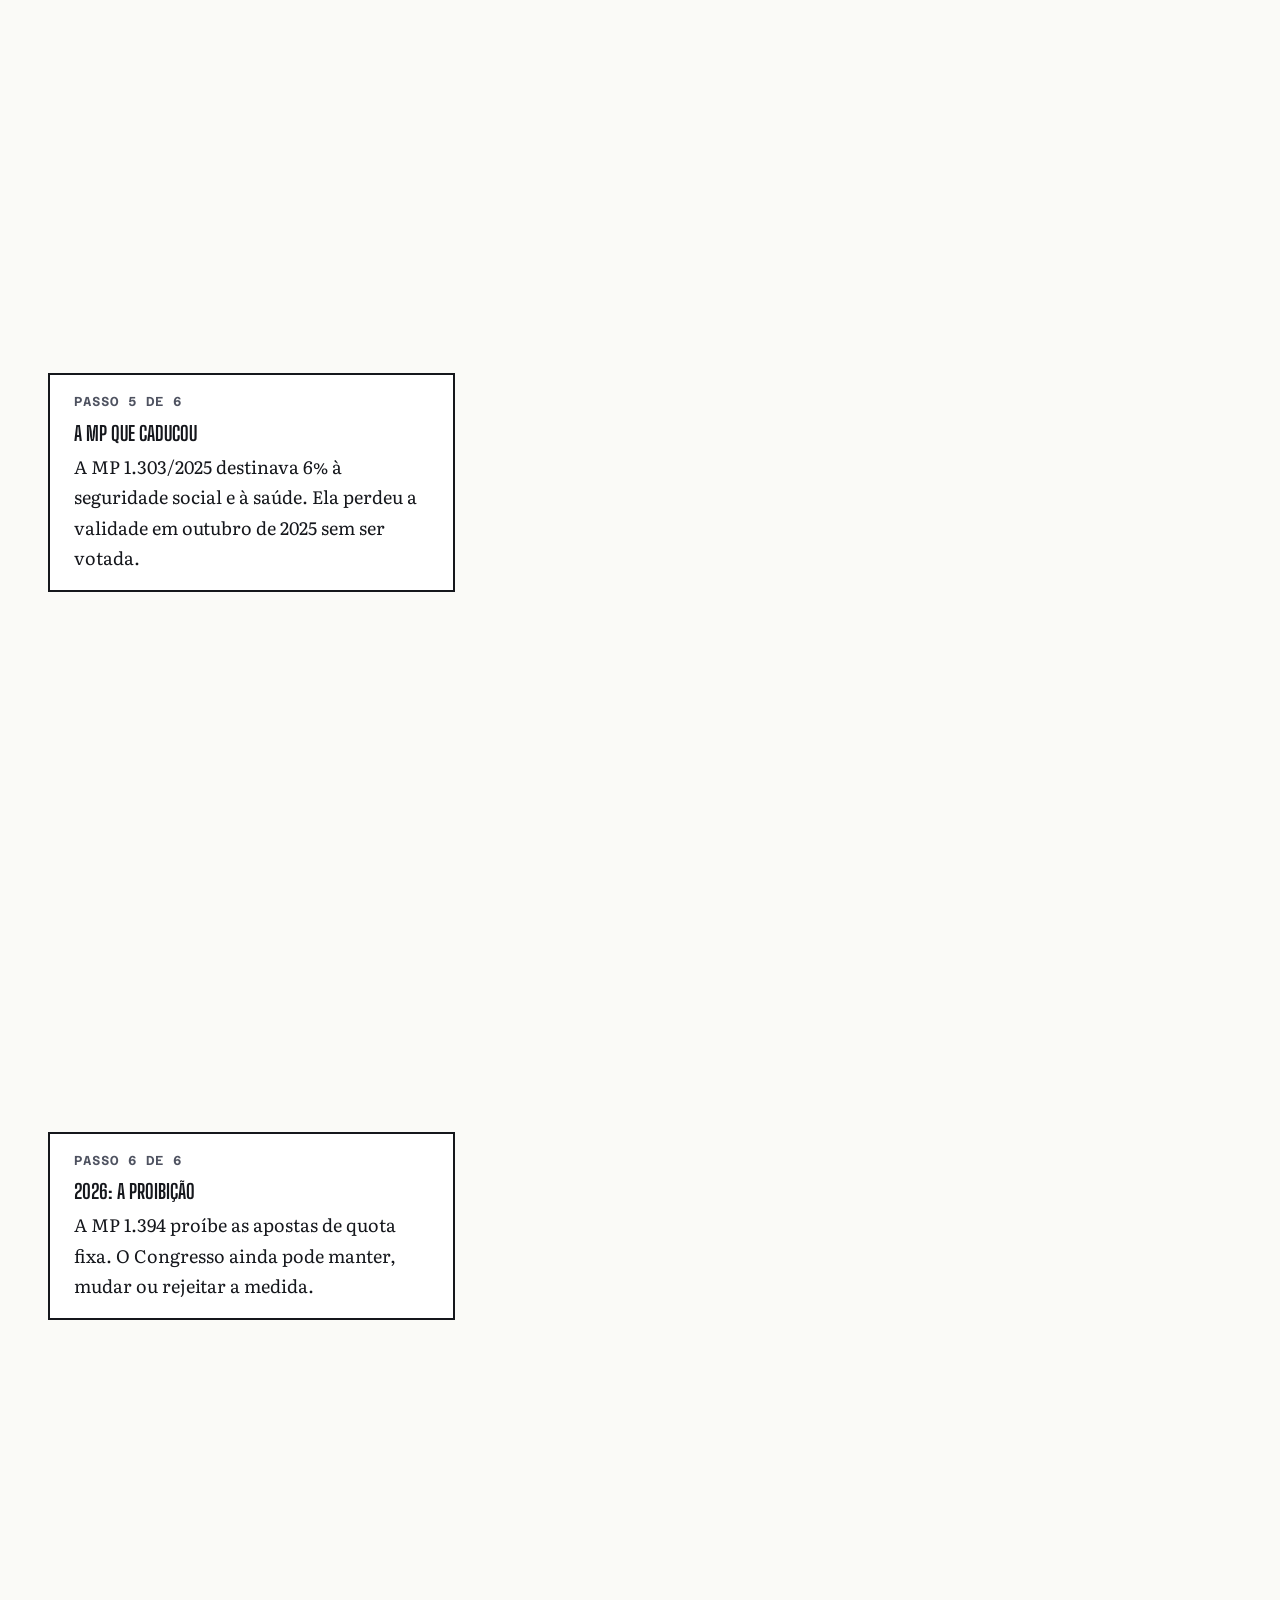
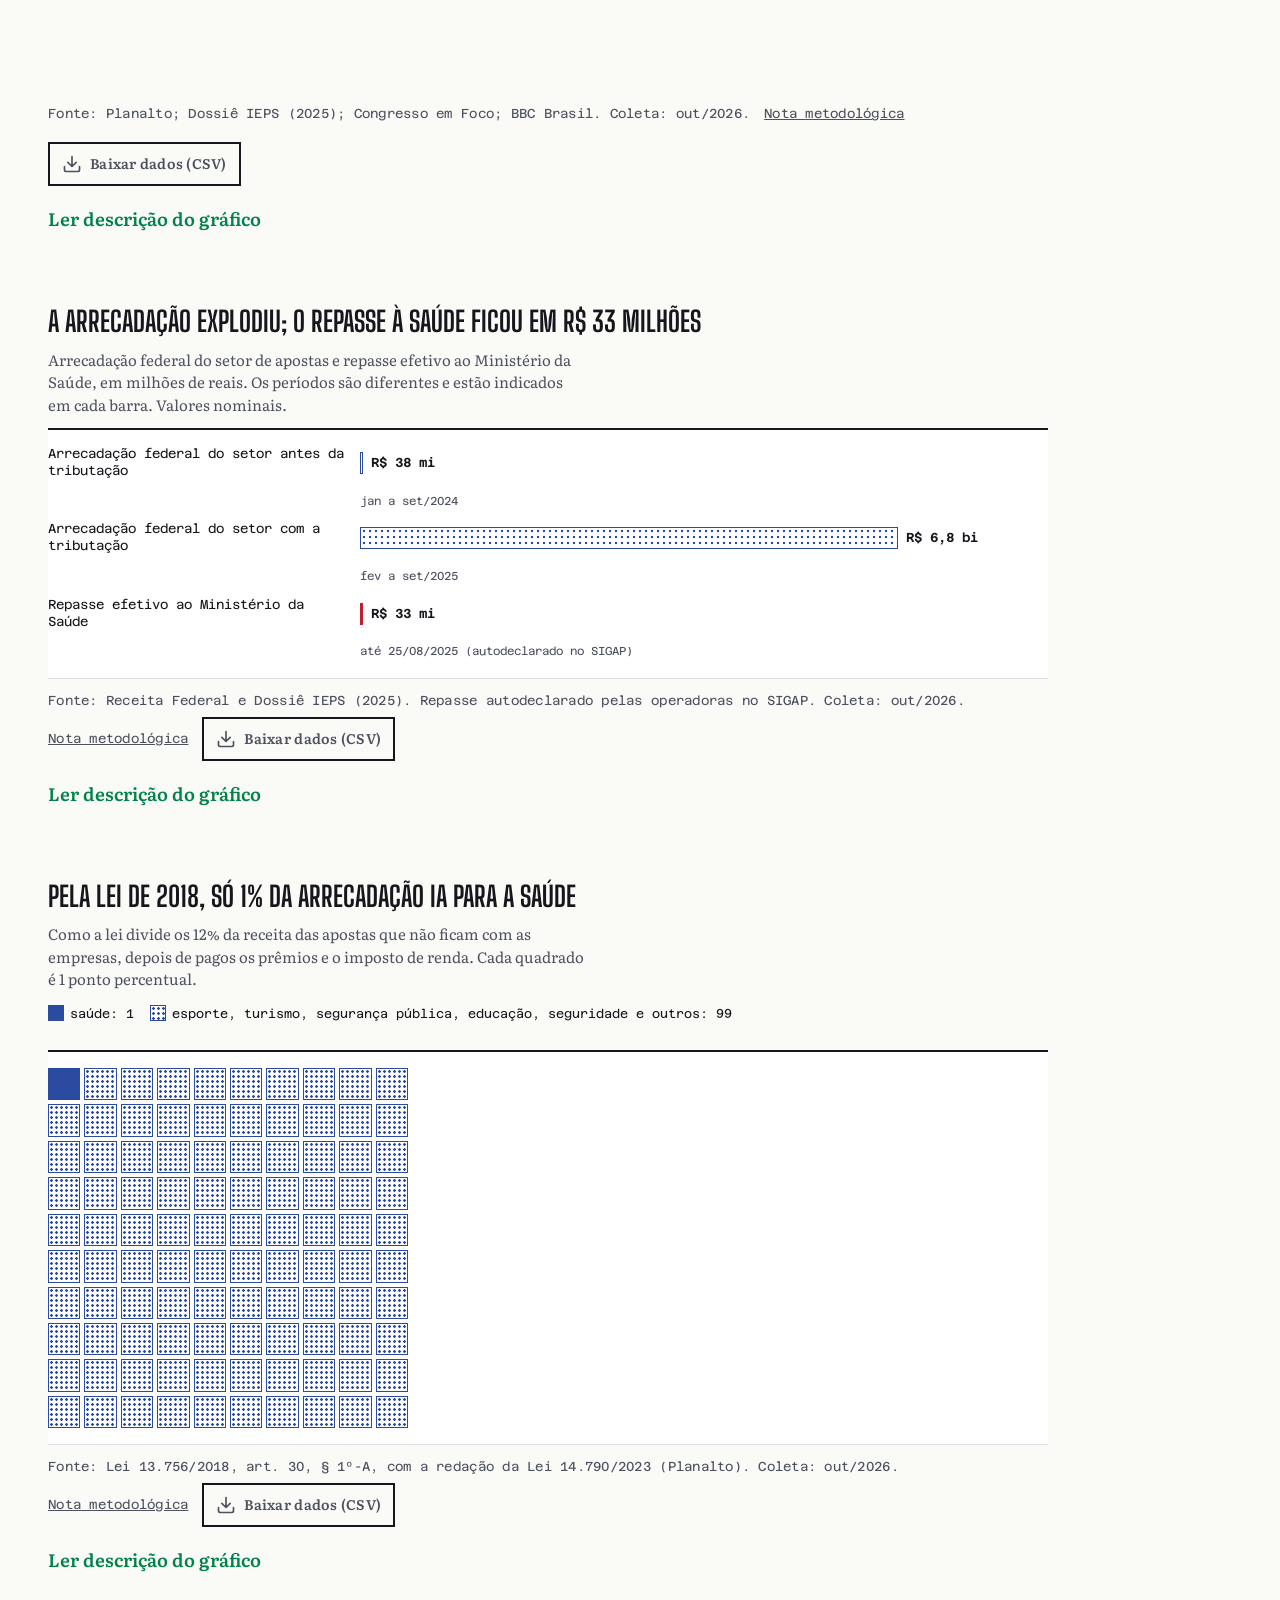
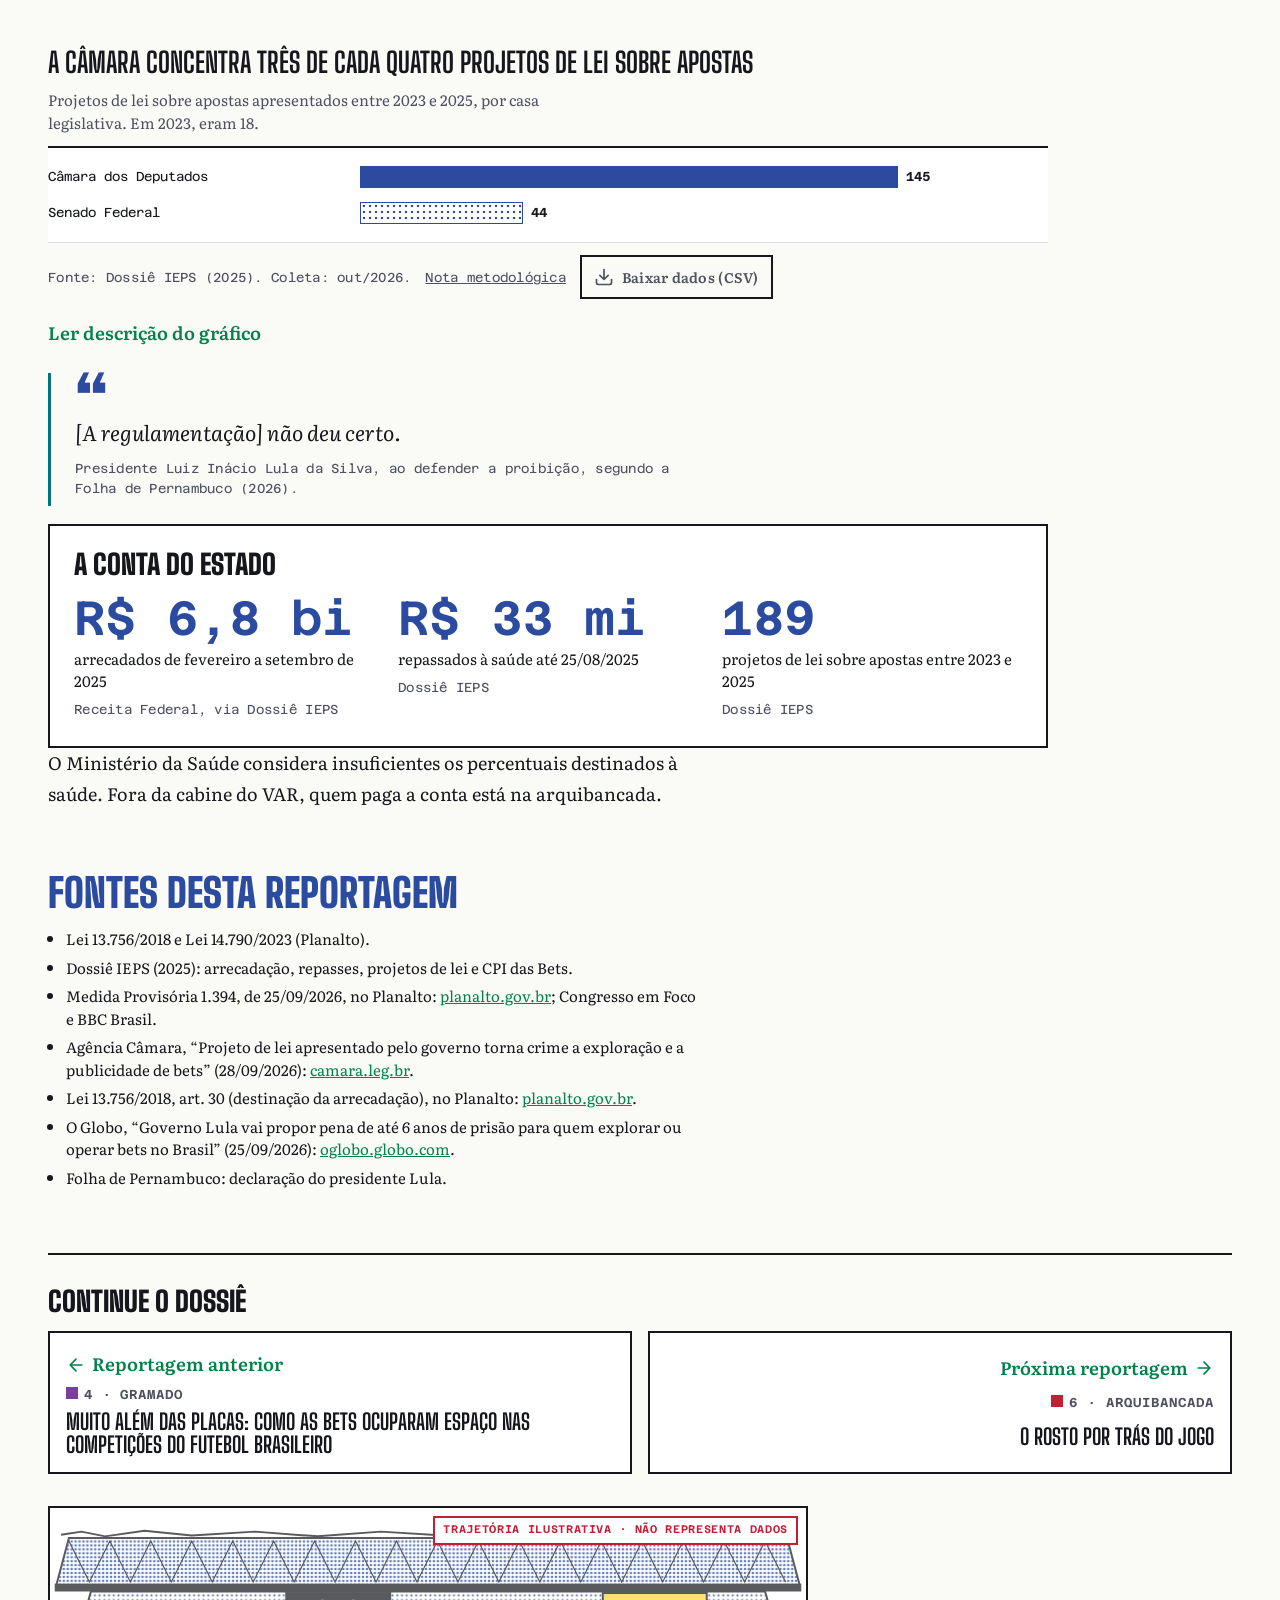
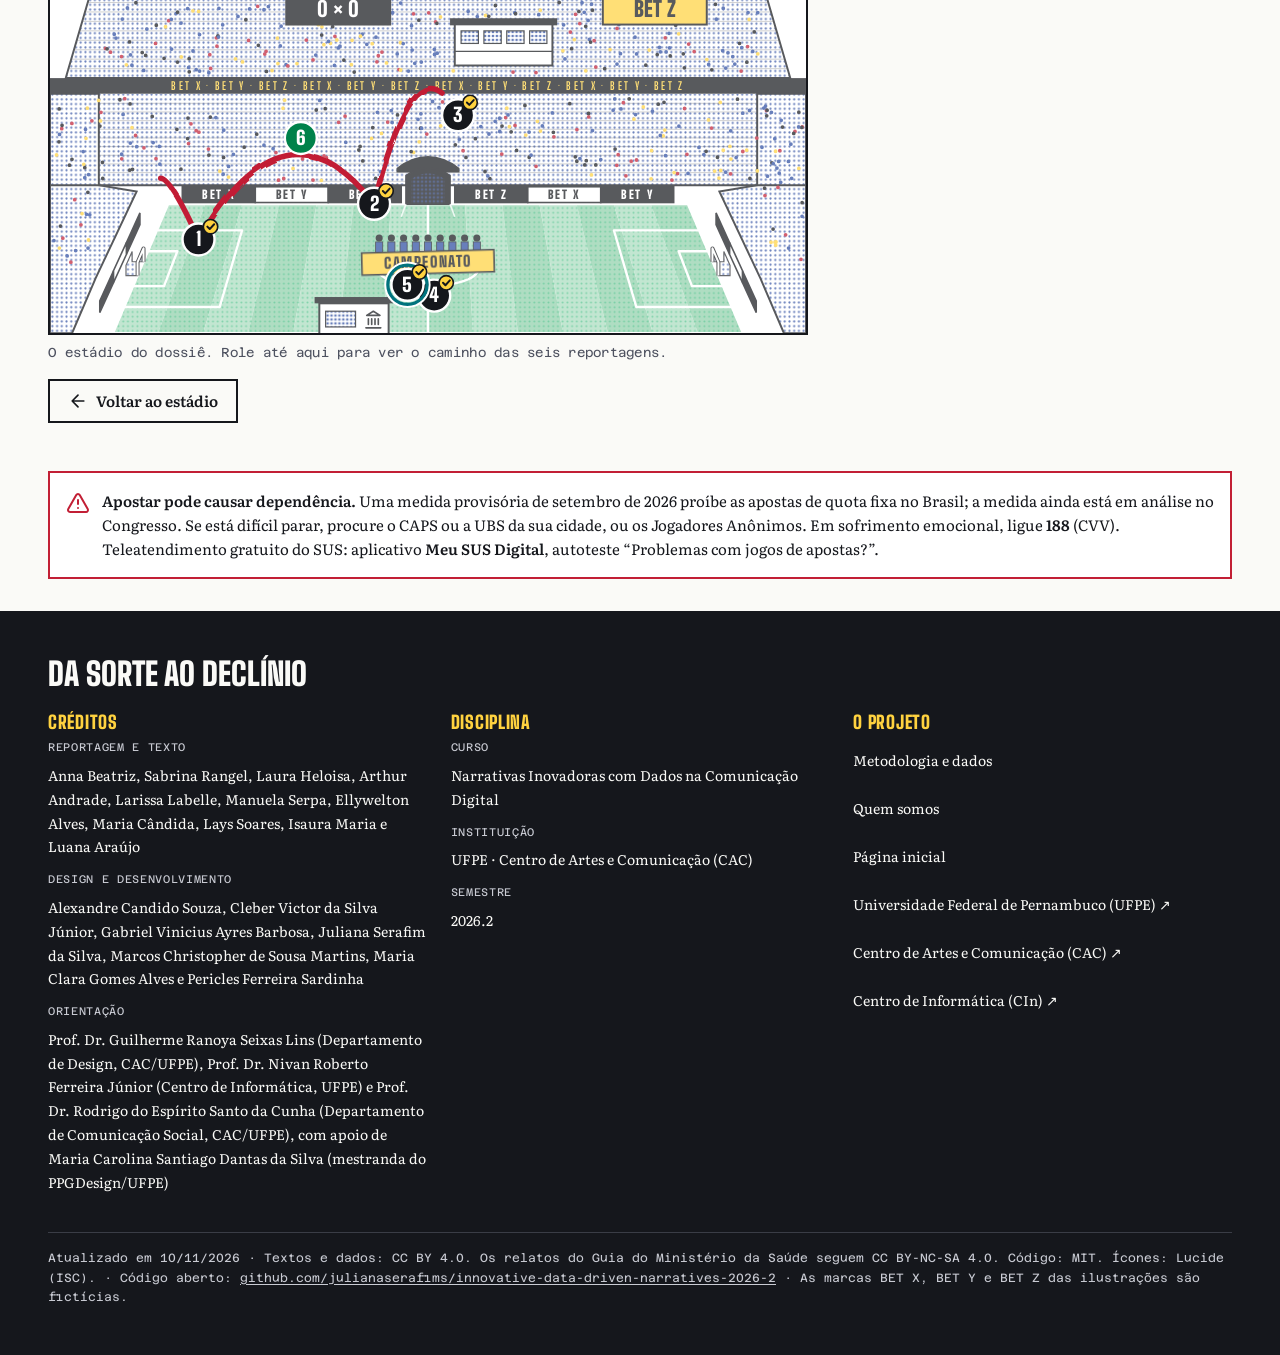
<file: reportagens/r5.html>
<!doctype html>
<html lang="pt-BR">
<head>
<meta charset="utf-8">
<meta name="viewport" content="width=device-width, initial-scale=1, viewport-fit=cover">
<title>Do jogo do bicho ao tigrinho · Da Sorte ao Declínio</title>
<link rel="icon" href="../assets/img/favicon.svg" type="image/svg+xml">
<link rel="icon" href="../assets/img/favicon-32.png" sizes="32x32" type="image/png">
<link rel="apple-touch-icon" href="../assets/img/apple-touch-icon.png">
<meta name="description" content="A trajetória da regulamentação das bets no Brasil">
<link rel="preconnect" href="https://fonts.googleapis.com"><link rel="preconnect" href="https://fonts.gstatic.com" crossorigin>
<link rel="stylesheet" href="https://fonts.googleapis.com/css2?family=Big+Shoulders+Display:wght@700;900&family=Literata:ital,opsz,wght@0,7..72,400;0,7..72,600;1,7..72,400&family=Azeret+Mono:wght@400;600&display=swap" media="print" onload="this.media='all'">
<noscript><link rel="stylesheet" href="https://fonts.googleapis.com/css2?family=Big+Shoulders+Display:wght@700;900&family=Literata:ital,opsz,wght@0,7..72,400;0,7..72,600;1,7..72,400&family=Azeret+Mono:wght@400;600&display=swap"></noscript>
<link rel="stylesheet" href="../assets/css/tokens.css">
<link rel="stylesheet" href="../assets/css/site.css">
</head>
<body data-raiz="../">
<!-- O cabeçalho, o menu, o aviso de jogo responsável e o rodapé são montados por assets/js/site.js
     a partir de assets/js/mapa-narrativo.js (edite os créditos lá, uma vez só). -->
<main id="conteudo" tabindex="-1" data-rep="r5">
  <!-- ================= ABERTURA: título, linha fina, créditos, data e câmera ================= -->
  <header class="rep-abertura">
    <div class="conteiner rep-abertura-grade">
      <div>
        <p class="eyebrow" id="eyebrow-rep"><!-- preenchido pelo script: "Reportagem N de 6 · Setor" --></p>
        <h1 class="titulo-rep">Do jogo do bicho ao tigrinho</h1>
        <p class="linha-fina">A trajetória da regulamentação das bets no Brasil</p>
        <div class="creditos legenda">
          <span id="creditos-rep"><!-- preenchido pelo script a partir de PROJETO.equipe e PROJETO.creditos --></span>
          <span>Publicado em <span id="publicado-rep"></span> · Atualizado em <time id="atualizado-rep"></time> · <span id="tempo-leitura">leitura de alguns minutos</span></span>
        </div>
      </div>
      <figure style="margin:0">
        <div class="camera"><svg id="svg-camera" class="estadio-svg" viewBox="0 0 960 540" role="group"></svg></div>
        <figcaption class="legenda camera-legenda" id="camera-legenda">Você está no estádio do dossiê.</figcaption>
      </figure>
    </div>
  </header>

  <div class="conteiner">
    <div class="corpo">
      <p>Durante anos, as casas de apostas funcionaram no Brasil em uma espécie de zona cinzenta. Os sites estavam disponíveis, aceitavam brasileiros e apareciam cada vez mais em propagandas e patrocínios esportivos, mas o país ainda não tinha um sistema completo para controlar quem podia operar, como as empresas deveriam funcionar e quais mecanismos deveriam proteger os apostadores.</p>
      <p>A criação de regras para as bets surgiu justamente como uma tentativa de resolver esse problema. A ideia inicial do governo não era acabar com as apostas, mas trazer uma atividade que já movimentava bilhões de reais para dentro de um sistema controlado pelo Estado – por exemplo, o mercado de apostas esportivas movimentou cerca de R$ 5,1 bilhões em 2018, em 2023, esse valor subiu para R$ 60 bilhões a R$ 100 bilhões. Esse caminho, no entanto, mudou radicalmente em 2026, quando o governo passou da regulamentação para a proibição.</p>
      <h2>Caminho até a regulamentação</h2>
      <p>O primeiro passo aconteceu em 2018, com a aprovação da Lei nº 13.756, durante o governo Michel Temer. A lei criou a modalidade das apostas de quota fixa, permitindo que apostas em eventos esportivos fossem exploradas no país. Na prática, porém, isso não criou imediatamente todas as regras necessárias para o funcionamento do mercado. Ela autorizava a existência da atividade, mas deixava para o governo a tarefa de definir como as empresas seriam autorizadas e fiscalizadas.</p>
      <p>Entre 2019 e 2022, as plataformas de apostas cresceram rapidamente no Brasil. Em 2022, as casas de apostas lideravam em número de patrocínios máster na Série A, com 11 contratos de sete marcas diferentes, já em 2023, esse número sobe para 19 clubes. Muitas empresas, principalmente estrangeiras, passaram a oferecer seus serviços pela internet ao público brasileiro, como a britânica Bet365, e a grega Betano. Os sites passaram a ser facilmente acessados por celulares e computadores, enquanto as marcas se tornavam cada vez mais presentes no futebol. Clubes como Fluminense, Corinthians, Flamengo, entre outros, passaram a receber patrocínios milionários, campeonatos exibiam nomes de casas de apostas e influenciadores digitais participavam de campanhas para atrair novos usuários. O crescimento aconteceu mais rápido do que a capacidade do Estado de criar regras para acompanhar o setor.</p>
      <p>Embora a atividade tivesse sido legalizada, o modelo de fiscalização ainda não estava completamente estruturado. Não havia um sistema federal consolidado para definir quais empresas poderiam atuar oficialmente no país, nem mecanismos amplos para monitorar as operações realizadas pelas plataformas. Ao mesmo tempo em que o mercado crescia, aumentavam também as discussões sobre impostos, publicidade, fraudes e os riscos para os apostadores.</p>
      <p>A situação começou a mudar em 2023, quando o governo Lula decidiu retomar o processo de regulamentação. A avaliação era que as bets já faziam parte da realidade brasileira e que ignorar esse mercado não impediria seu funcionamento. A proposta feita pelo governo foi de criar regras para controlar a atividade, exigir autorização das empresas e cobrar impostos sobre um setor que recebia grandes quantias.</p>
      <p>O principal resultado desse processo foi a Lei nº 14.790, sancionada em dezembro de 2023. A legislação ampliou e detalhou as regras para as apostas de quota fixa e incluiu os chamados jogos on-line no sistema regulado. A partir daquele momento, o Brasil passou a construir uma estrutura específica para controlar o setor. As empresas não poderiam simplesmente operar sem cumprir as exigências estabelecidas pelo governo federal.</p>
      <p>As novas regras passaram a tratar de diferentes aspectos do funcionamento das casas de apostas. As empresas precisavam seguir exigências para obter autorização e o governo estabeleceu critérios relacionados à segurança dos sistemas, à prevenção de fraudes e ao combate à lavagem de dinheiro. Também foram criadas normas voltadas à proteção dos consumidores e ao chamado jogo responsável, buscando reduzir os riscos associados ao comportamento compulsivo e ao uso excessivo das plataformas.</p>
      <p>Para organizar esse processo, o Ministério da Fazenda passou a ter um papel central. A Secretaria de Prêmios e Apostas (SPA) tornou-se responsável por acompanhar e supervisionar o mercado. Ao longo de 2024, o governo publicou uma série de normas para explicar como a nova legislação seria colocada em prática. Além de aprovar uma lei, também era preciso estabelecer critérios técnicos para as empresas, definir os procedimentos para a obtenção da autorização e criar mecanismos de fiscalização.</p>
      <p>O resultado começou a aparecer de maneira mais concreta apenas em 2025. A partir de 1º de janeiro daquele ano, apenas empresas autorizadas pelo governo federal poderiam operar dentro do mercado regulado. Uma das mudanças mais visíveis foi a criação do domínio “.bet.br”, utilizado pelas plataformas autorizadas para atuar no Brasil. A medida tinha como objetivo facilitar a identificação dos sites legalizados e diferenciá-los das plataformas irregulares. O governo também passou a criar sistemas para acompanhar as operações e receber informações das empresas autorizadas. A intenção era ter mais controle sobre uma atividade que, durante anos, havia crescido principalmente por meio de plataformas digitais, muitas delas ligadas a empresas estrangeiras.</p>
      <p>Com o crescimento das bets, as propagandas ganharam cada vez mais espaço no esporte e nas redes sociais. As novas regras também estabeleceram limites para esse tipo de divulgação, especialmente em relação ao público menor de idade e à forma como as apostas eram apresentadas. A preocupação era evitar que os jogos fossem divulgados como uma maneira fácil e segura de ganhar dinheiro.</p>
      <p>Apesar das mudanças, os problemas relacionados às apostas continuaram sendo discutidos. As regras criadas buscavam controlar o mercado, mas a popularidade das bets seguia crescendo. O aumento do número de apostadores trouxe mais atenção para casos de endividamento e comportamento compulsivo. A discussão também passou a envolver famílias que relatavam prejuízos financeiros provocados pelo uso frequente das plataformas.</p>
      <p>Foi nesse cenário que a posição do governo começou a mudar. Até então, a estratégia havia sido permitir o funcionamento das empresas, desde que seguissem exigências e fossem fiscalizadas. Em 2026, porém, o entendimento passou a ser diferente. O governo começou a defender que os problemas causados pelas apostas poderiam ser maiores do que os benefícios esperados com a manutenção desse mercado e a arrecadação de impostos.</p>
      <p>Em 25 de setembro de 2026, o presidente Luís Inácio Lula da Silva assinou a Medida Provisória nº 1.394/2026, proibindo a exploração, a oferta, a intermediação e a publicidade das apostas de quota fixa no Brasil. A decisão atingiu as apostas esportivas e os jogos on-line que funcionavam dentro desse modelo. A medida representou uma mudança brusca na política adotada nos anos anteriores: depois de criar uma estrutura para autorizar e fiscalizar as empresas, o governo decidiu interromper o funcionamento do mercado.</p>
      <p>A proibição também abriu uma nova etapa de debates. Como a decisão foi tomada por meio de uma medida provisória, ela passou a produzir efeitos imediatamente, mas precisa ser analisada pelo Congresso Nacional para definir seu futuro definitivo. Empresas do setor, tal qual Betano, Esportes da Sorte, PixBet, etc e representantes ligados às apostas questionaram os impactos da decisão, como foi o caso de MC Loma, Rico Melquíades, Jojo Toddynho e outros, enquanto o governo defendeu a necessidade da medida diante dos problemas relacionados ao endividamento e ao comportamento compulsivo dos apostadores.</p>
      <p>O caso das bets mostra as dificuldades de lidar com uma atividade que cresceu rapidamente no ambiente digital e se consolidou antes que seus impactos fossem plenamente compreendidos. Durante esses anos, o desafio se tornou encontrar formas de lidar com um mercado que já fazia parte do cotidiano de milhões de brasileiros. A regulamentação buscou trazer mais controle para esse cenário, mas, pouco tempo depois, o aumento das preocupações com os efeitos sociais das apostas levou o debate a uma nova etapa.</p>
      <p>Agora, com a proibição em discussão, o país volta a enfrentar a mesma questão por outro caminho. Mais do que definir como as empresas devem funcionar, o debate passou a envolver os limites da atuação do Estado diante de uma atividade que, além de movimentar um mercado bilionário, passou a ser vista também como um possível problema social. O futuro das bets ainda depende das decisões do Congresso e das discussões jurídicas que envolvem a medida, contudo, a trajetória do setor já mostra uma das mudanças mais rápidas e controversas da legislação brasileira nos últimos anos.</p>
    </div>

    <!-- ================= SCROLLYTELLING: var ================= -->
    <section class="sangra" id="scrolly-var" aria-labelledby="t-scrolly-var" style="margin-top:var(--space-space_8)">
      <h2 id="t-scrolly-var">Revisão do VAR: seis lances da regulação</h2>
      <p class="coluna" style="margin-top:var(--space-space_3)">Cada marca na linha do tempo é um lance revisado pelo Estado. Role para ver o que foi marcado e o que ficou de fora.</p>
      <div class="scrolly-rep">
        <div class="esquema-fixo">
          <div class="grafico-sticky"><p class="graf-titulo">Marcos da regulação das apostas, 2018 a 2026</p><div class="tl-rolagem"><div id="g-var"><p class="legenda">Carregando o gráfico…</p></div></div></div>
        </div>
        <div class="passos-rep">
          <article class="passo-rep" data-passo="1">
            <p class="eyebrow">Passo 1 de 6</p>
            <h3>2018: o lance é liberado</h3>
            <p>A Lei 13.756 legaliza a aposta de quota fixa, mas não diz como o setor vai funcionar.</p>
          </article>
          <article class="passo-rep" data-passo="2">
            <p class="eyebrow">Passo 2 de 6</p>
            <h3>2023: a regra chega</h3>
            <p>A Lei 14.790 regulamenta o setor cinco anos depois e inclui os jogos online.</p>
          </article>
          <article class="passo-rep" data-passo="3">
            <p class="eyebrow">Passo 3 de 6</p>
            <h3>2024 e 2025: as portarias</h3>
            <p>A Portaria 1.231 proíbe cartão de crédito e bônus de boas-vindas; em janeiro de 2025 começa o mercado regulado.</p>
          </article>
          <article class="passo-rep" data-passo="4">
            <p class="eyebrow">Passo 4 de 6</p>
            <h3>A CPI termina sem relatório</h3>
            <p>Instalada em novembro de 2024, a CPI das Bets rejeitou por 4 a 3, em junho de 2025, o relatório que previa 16 indiciamentos.</p>
          </article>
          <article class="passo-rep" data-passo="5">
            <p class="eyebrow">Passo 5 de 6</p>
            <h3>A MP que caducou</h3>
            <p>A MP 1.303/2025 destinava 6% à seguridade social e à saúde. Ela perdeu a validade em outubro de 2025 sem ser votada.</p>
          </article>
          <article class="passo-rep" data-passo="6">
            <p class="eyebrow">Passo 6 de 6</p>
            <h3>2026: a proibição</h3>
            <p>A MP 1.394 proíbe as apostas de quota fixa. O Congresso ainda pode manter, mudar ou rejeitar a medida.</p>
          </article>
        </div>
      </div>
    </section>

    <div class="grafico" style="margin-top:var(--space-space_3)">
      <p class="nota-fonte legenda">
        <span>Fonte: Planalto; Dossiê IEPS (2025); Congresso em Foco; BBC Brasil. Coleta: out/2026.</span>
        <a href="../metodologia.html#dados">Nota metodológica</a>
        <a class="btn btn-secundario btn-pequeno" href="../data/r5-regulacao.csv" download><svg class="icone" viewBox="0 0 24 24" aria-hidden="true" focusable="false"><path d="M21 15v4a2 2 0 0 1-2 2H5a2 2 0 0 1-2-2v-4M7 10l5 5 5-5M12 15V3"/></svg> Baixar dados (CSV)</a>
      </p>
      <details>
        <summary>Ler descrição do gráfico</summary>
        <p class="coluna">Linha do tempo em duas faixas, Executivo e leis e Congresso. Lei 13.756 (12/12/2018); Lei 14.790 (29/12/2023); Portaria 1.231 (31/07/2024); CPI das Bets instalada (nov/2024); mercado regulado (jan/2025); MP 1.303, em vigor de 11/06 a 08/10/2025, quando caducou; relatório da CPI rejeitado (12/06/2025); MP 1.394, que proíbe as apostas (set/2026).</p>
        <div class="tab-rolagem"><table class="tabela-dados" id="tab-var"><caption class="sr">Marcos da regulação das apostas</caption></table></div>
      </details>
    </div>

    <!-- ================= GRÁFICO: arrecadacao ================= -->
    <figure class="grafico" id="fig-arrecadacao" aria-labelledby="t-arrecadacao">
      <h3 id="t-arrecadacao">A arrecadação explodiu; o repasse à saúde ficou em R$ 33 milhões</h3>
      <p class="linha-fina-graf">Arrecadação federal do setor de apostas e repasse efetivo ao Ministério da Saúde, em milhões de reais. Os períodos são diferentes e estão indicados em cada barra. Valores nominais.</p>


      <div class="graf-caixa"><div id="g-arrecadacao" style="position:relative"><p class="legenda">Carregando o gráfico…</p></div></div>
      <p class="nota-fonte legenda">
        <span>Fonte: Receita Federal e Dossiê IEPS (2025). Repasse autodeclarado pelas operadoras no SIGAP. Coleta: out/2026.</span>
        <a href="../metodologia.html#dados">Nota metodológica</a>
        <a class="btn btn-secundario btn-pequeno" href="../data/r5-arrecadacao.csv" download><svg class="icone" viewBox="0 0 24 24" aria-hidden="true" focusable="false"><path d="M21 15v4a2 2 0 0 1-2 2H5a2 2 0 0 1-2-2v-4M7 10l5 5 5-5M12 15V3"/></svg> Baixar dados (CSV)</a>
      </p>
      <details>
        <summary>Ler descrição do gráfico</summary>
        <p class="coluna">Três barras. Arrecadação de janeiro a setembro de 2024, antes da tributação: R$ 38 milhões. Arrecadação de fevereiro a setembro de 2025: R$ 6,8 bilhões. Repasse efetivo ao Ministério da Saúde até 25/08/2025: R$ 33 milhões.</p>
        <div class="tab-rolagem"><table class="tabela-dados" id="tab-arrecadacao"><caption class="sr">A arrecadação explodiu; o repasse à saúde ficou em R$ 33 milhões</caption></table></div>
      </details>
    </figure>

    <!-- ================= GRÁFICO: destinacao ================= -->
    <figure class="grafico" id="fig-destinacao" aria-labelledby="t-destinacao">
      <h3 id="t-destinacao">Pela lei de 2018, só 1% da arrecadação ia para a saúde</h3>
      <p class="linha-fina-graf">Como a lei divide os 12% da receita das apostas que não ficam com as empresas, depois de pagos os prêmios e o imposto de renda. Cada quadrado é 1 ponto percentual.</p>
      <div class="legenda-graf" id="leg-destinacao"></div>
      <div class="graf-caixa"><div id="g-destinacao" style="position:relative"><p class="legenda">Carregando o gráfico…</p></div></div>
      <p class="nota-fonte legenda">
        <span>Fonte: Lei 13.756/2018, art. 30, § 1º-A, com a redação da Lei 14.790/2023 (Planalto). Coleta: out/2026.</span>
        <a href="../metodologia.html#dados">Nota metodológica</a>
        <a class="btn btn-secundario btn-pequeno" href="../data/r5-destinacao-arrecadacao.csv" download><svg class="icone" viewBox="0 0 24 24" aria-hidden="true" focusable="false"><path d="M21 15v4a2 2 0 0 1-2 2H5a2 2 0 0 1-2-2v-4M7 10l5 5 5-5M12 15V3"/></svg> Baixar dados (CSV)</a>
      </p>
      <details>
        <summary>Ler descrição do gráfico</summary>
        <p class="coluna">Cem quadrados. Um, em destaque, é a saúde (prevenção e redução de danos do jogo). Os demais são esporte (36), turismo (28), segurança pública (13,6), educação (10), seguridade social (10) e, somados, sociedade civil (0,5), Funapol (0,5) e ABDI (0,4).</p>
        <div class="tab-rolagem"><table class="tabela-dados" id="tab-destinacao"><caption class="sr">Pela lei de 2018, só 1% da arrecadação ia para a saúde</caption></table></div>
      </details>
    </figure>

    <!-- ================= GRÁFICO: pls ================= -->
    <figure class="grafico" id="fig-pls" aria-labelledby="t-pls">
      <h3 id="t-pls">A Câmara concentra três de cada quatro projetos de lei sobre apostas</h3>
      <p class="linha-fina-graf">Projetos de lei sobre apostas apresentados entre 2023 e 2025, por casa legislativa. Em 2023, eram 18.</p>


      <div class="graf-caixa"><div id="g-pls" style="position:relative"><p class="legenda">Carregando o gráfico…</p></div></div>
      <p class="nota-fonte legenda">
        <span>Fonte: Dossiê IEPS (2025). Coleta: out/2026.</span>
        <a href="../metodologia.html#dados">Nota metodológica</a>
        <a class="btn btn-secundario btn-pequeno" href="../data/r5-projetos-de-lei.csv" download><svg class="icone" viewBox="0 0 24 24" aria-hidden="true" focusable="false"><path d="M21 15v4a2 2 0 0 1-2 2H5a2 2 0 0 1-2-2v-4M7 10l5 5 5-5M12 15V3"/></svg> Baixar dados (CSV)</a>
      </p>
      <details>
        <summary>Ler descrição do gráfico</summary>
        <p class="coluna">Duas barras: Câmara dos Deputados, 145 projetos; Senado Federal, 44 projetos. Total de 189 entre 2023 e 2025.</p>
        <div class="tab-rolagem"><table class="tabela-dados" id="tab-pls"><caption class="sr">A Câmara concentra três de cada quatro projetos de lei sobre apostas</caption></table></div>
      </details>
    </figure>

      <!-- ================= CITAÇÃO / DEPOIMENTO ================= -->
      <blockquote class="citacao">
        <span class="aspas" aria-hidden="true">“</span>
        <p>[A regulamentação] não deu certo.</p>
        <footer class="legenda">Presidente Luiz Inácio Lula da Silva, ao defender a proibição, segundo a Folha de Pernambuco (2026).</footer>
      </blockquote>



    <!-- ================= CAIXA "EM NÚMEROS" ================= -->
    <section class="em-numeros-rep" aria-labelledby="t-num">
      <h2 id="t-num">A conta do Estado</h2>
      <ul>
        <li><span class="dado">R$ 6,8 bi</span><span class="rot">arrecadados de fevereiro a setembro de 2025</span><span class="legenda">Receita Federal, via Dossiê IEPS</span></li>
        <li><span class="dado">R$ 33 mi</span><span class="rot">repassados à saúde até 25/08/2025</span><span class="legenda">Dossiê IEPS</span></li>
        <li><span class="dado">189</span><span class="rot">projetos de lei sobre apostas entre 2023 e 2025</span><span class="legenda">Dossiê IEPS</span></li>
      </ul>
    </section>

    <div class="corpo">
      <p>O Ministério da Saúde considera insuficientes os percentuais destinados à saúde. Fora da cabine do VAR, quem paga a conta está na arquibancada.</p>

      <section class="fontes-rep" aria-labelledby="t-fontes">
        <h2 id="t-fontes">Fontes desta reportagem</h2>
        <ul>
          <li>Lei 13.756/2018 e Lei 14.790/2023 (Planalto).</li>
          <li>Dossiê IEPS (2025): arrecadação, repasses, projetos de lei e CPI das Bets.</li>
          <li>Medida Provisória 1.394, de 25/09/2026, no Planalto: <a href="https://www.planalto.gov.br/ccivil_03/_ato2023-2026/2026/mpv/mpv1394.htm">planalto.gov.br</a>; Congresso em Foco e BBC Brasil.</li>
          <li>Agência Câmara, “Projeto de lei apresentado pelo governo torna crime a exploração e a publicidade de bets” (28/09/2026): <a href="https://www.camara.leg.br/noticias/1307129-projeto-de-lei-apresentado-pelo-governo-torna-crime-a-exploracao-e-a-publicidade-de-bets">camara.leg.br</a>.</li>
          <li>Lei 13.756/2018, art. 30 (destinação da arrecadação), no Planalto: <a href="https://www.planalto.gov.br/ccivil_03/_ato2015-2018/2018/lei/l13756.htm">planalto.gov.br</a>.</li>
          <li>O Globo, “Governo Lula vai propor pena de até 6 anos de prisão para quem explorar ou operar bets no Brasil” (25/09/2026): <a href="https://oglobo.globo.com/economia/noticia/2026/09/25/governo-lula-vai-propor-pena-de-ate-6-anos-de-prisao-para-quem-explorar-ou-operar-bets-no-brasil.ghtml">oglobo.globo.com</a>.</li>
          <li>Folha de Pernambuco: declaração do presidente Lula.</li>
        </ul>
      </section>

    </div>

    <!-- ================= NAVEGAÇÃO + POSIÇÃO NA TRAJETÓRIA ================= -->
    <nav class="nav-rep" aria-labelledby="t-nav">
      <h2 id="t-nav" style="font-size:var(--fs-h3);color:var(--color-texto)">Continue o dossiê</h2>
      <div class="nav-rep-grade" id="nav-rep-grade" style="margin-top:var(--space-space_4)"></div>
      <div class="posicao">
        <div class="moldura-pos">
          <svg id="svg-posicao" class="estadio-svg" viewBox="0 0 960 540" role="group"></svg>
          <span class="selo-ilustrativo">Trajetória ilustrativa · não representa dados</span>
        </div>
        <p class="legenda" id="legenda-pos" aria-live="polite" style="margin-top:8px"></p>
      </div>
      <div class="voltar">
        <a class="btn btn-secundario" id="link-home" href="../index.html"><svg class="icone" viewBox="0 0 24 24" aria-hidden="true" focusable="false"><path d="M19 12H5M12 19l-7-7 7-7"/></svg> Voltar ao estádio</a>
      </div>
    </nav>

  </div>
</main>
<script src="../assets/js/mapa-narrativo.js"></script>
<script src="../assets/js/site.js"></script>
<script src="../assets/js/graficos.js"></script>
<script src="../assets/js/reportagem.js"></script>
<script>
const R = iniciarReportagem();

/* ---------- Scrollytelling: a revisão do VAR na linha do tempo ---------- */
const LANCES = [['lei-13756'], ['lei-14790'], ['portaria-1231', 'mercado-regulado'], ['cpi-instalada', 'cpi-relatorio'], ['mp-1303'], ['mp-1394']];
graficoDeCSV('r5-regulacao.csv', $('#g-var'), linhas => {
  Graficos.linhaDoTempo($('#g-var'), linhas, {
    faixas: [['executivo', 'Executivo e leis', 'quadrado'], ['congresso', 'Congresso', 'circulo']],
    inicio: '2018-07-01', fim: '2026-12-31', alturaFaixa: 110, ampliar: 1.6, rotuloAria: 'Marcos da regulação das apostas'
  });
  Scrolly.iniciar($('#scrolly-var'), n => Graficos.destacarMarcas($('#g-var'), LANCES[n - 1] || []));
}, $('#tab-var'), [['data_texto', 'Data'], ['evento', 'Marco'], ['tipo', 'Faixa'], ['fonte', 'Fonte']]);

/* ---------- Barras: arrecadação × repasse ---------- */
graficoDeCSV('r5-arrecadacao.csv', $('#g-arrecadacao'), linhas => Graficos.barras($('#g-arrecadacao'), linhas, {
  rotulo: 'indicador', valor: 'valor_rs_mi',
  formato: v => v >= 1000 ? 'R$ ' + Graficos.fmt(v / 1000, 1) + ' bi' : 'R$ ' + Graficos.fmt(v) + ' mi',
  estilo: l => l.indicador.startsWith('Repasse') ? 'dano' : '', nota: l => l.periodo
}), $('#tab-arrecadacao'), [['indicador', 'Indicador'], ['valor_rs_mi', 'R$ milhões'], ['periodo', 'Período'], ['fonte', 'Fonte']]);

/* ---------- Pictograma: destinação da arrecadação ---------- */
graficoDeCSV('r5-destinacao-arrecadacao.csv', $('#g-destinacao'), linhas => {
  /* 100 quadrados fixos: há destinos fracionados (13,6; 0,5; 0,4), então não dá um quadrado por linha */
  const saude = linhas.filter(l => l.destino.startsWith('Saúde')).reduce((s, l) => s + +l.percentual, 0);
  const itens = Array.from({ length: 100 }, (_, i) => ({ classe: i < Math.round(saude) ? 'u-solido' : 'u-retic' }));
  Graficos.legenda($('#leg-destinacao'), [['u-solido', 'saúde: ' + Graficos.fmt(saude, saude % 1 ? 1 : 0)], ['u-retic', 'esporte, turismo, segurança pública, educação, seguridade e outros: ' + Graficos.fmt(100 - saude, (100 - saude) % 1 ? 1 : 0)]]);
  Graficos.unidades($('#g-destinacao'), itens, { forma: 'quadrado' });
  $('#g-destinacao .gu').classList.add('gu-quadrado');
}, $('#tab-destinacao'), [['destino', 'Destino'], ['percentual', '%'], ['status', 'Status']]);

/* ---------- Barras: projetos de lei ---------- */
graficoDeCSV('r5-projetos-de-lei.csv', $('#g-pls'), linhas => Graficos.barras($('#g-pls'), linhas, {
  rotulo: 'casa', valor: 'projetos_de_lei', estilo: (l, i) => i === 0 ? 'destaque' : ''
}), $('#tab-pls'), [['casa', 'Casa'], ['projetos_de_lei', 'Projetos'], ['periodo', 'Período']]);

/* ---------- Tabela das penas propostas ---------- */
/* a reescrita da reportagem tirou a tabela do texto; o script só a preenche se ela voltar */
if ($('#tab-penas')) carregarCSV('r5-penas-propostas.csv').then(l => {
  const cols = [['conduta', 'Conduta'], ['pena_min_anos', 'Pena mínima (anos)'], ['pena_max_anos', 'Pena máxima (anos)'], ['agravante', 'Agravante'], ['status', 'Status']];
  if (!csvOk(l, cols)) { erroGrafico($('#tab-penas')); return; }
  Graficos.tabela($('#tab-penas'), l, cols);
});

</script>
</body>
</html>
</file>
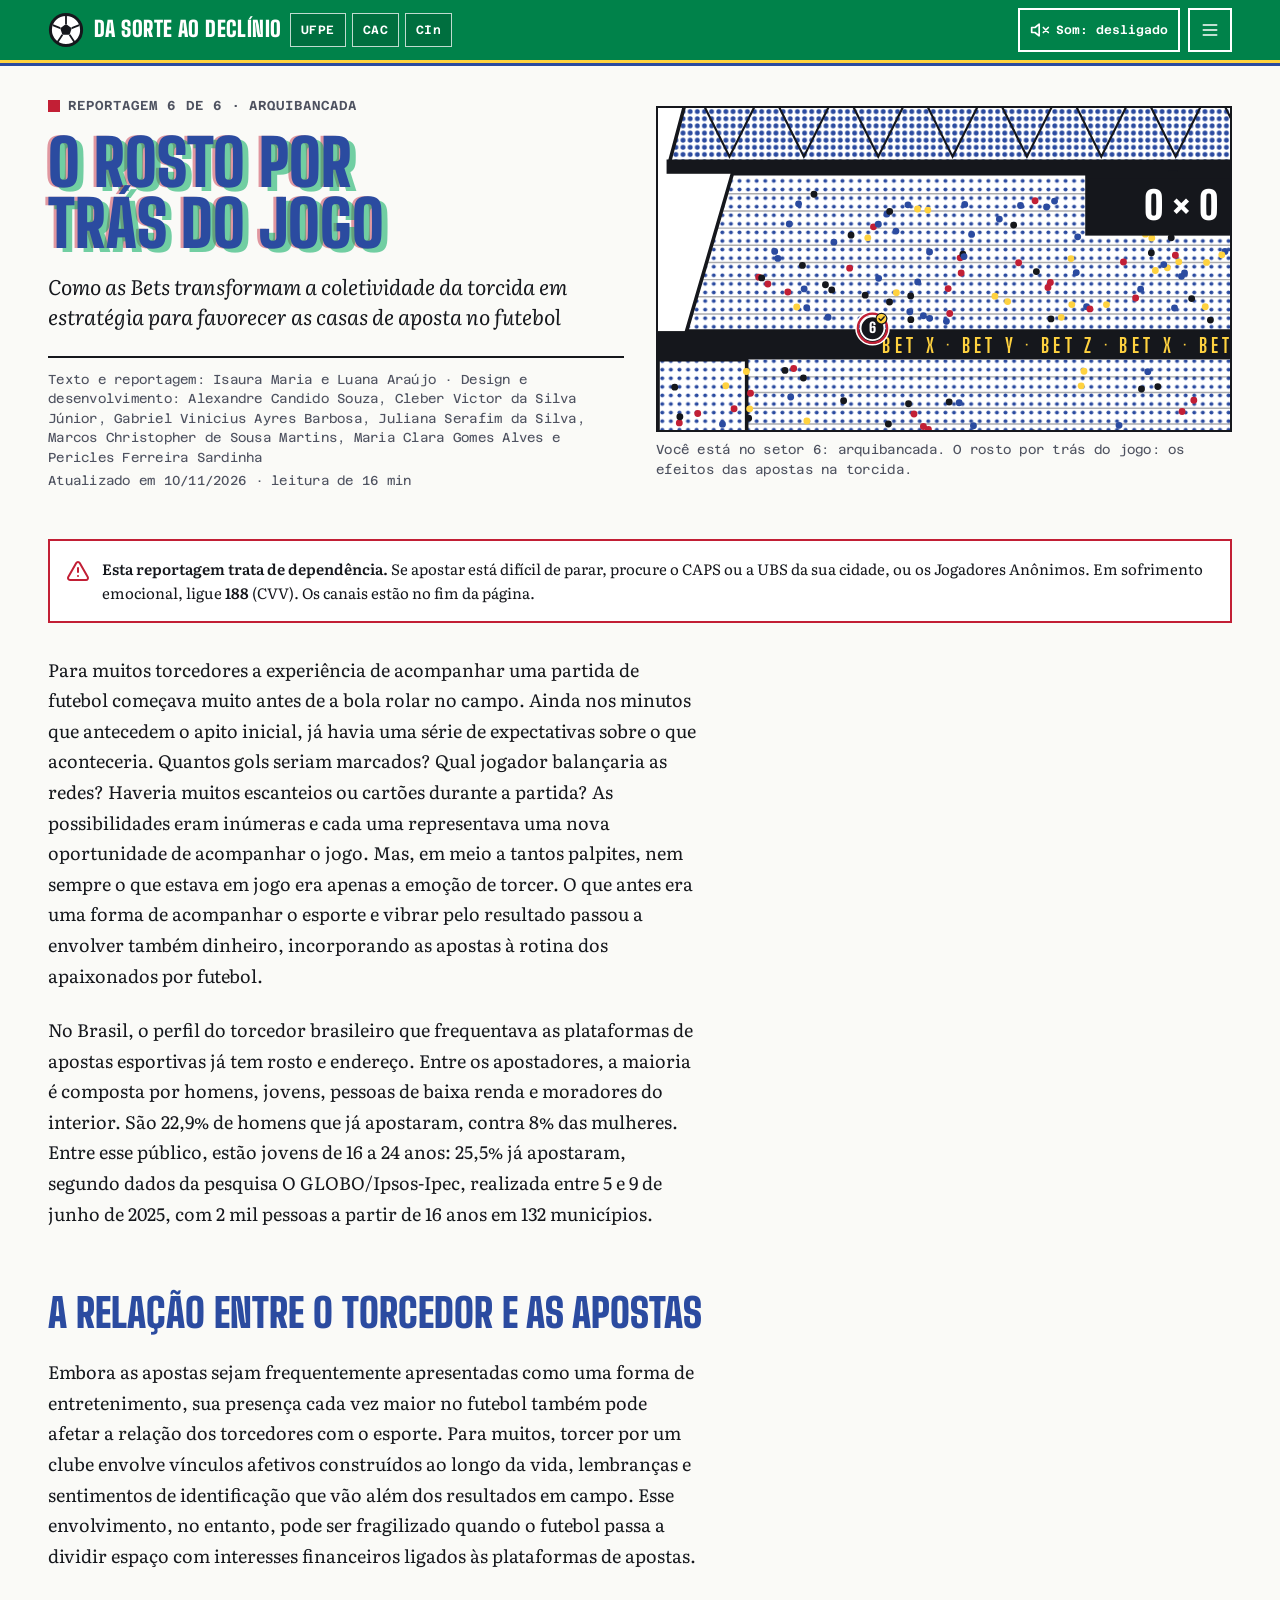
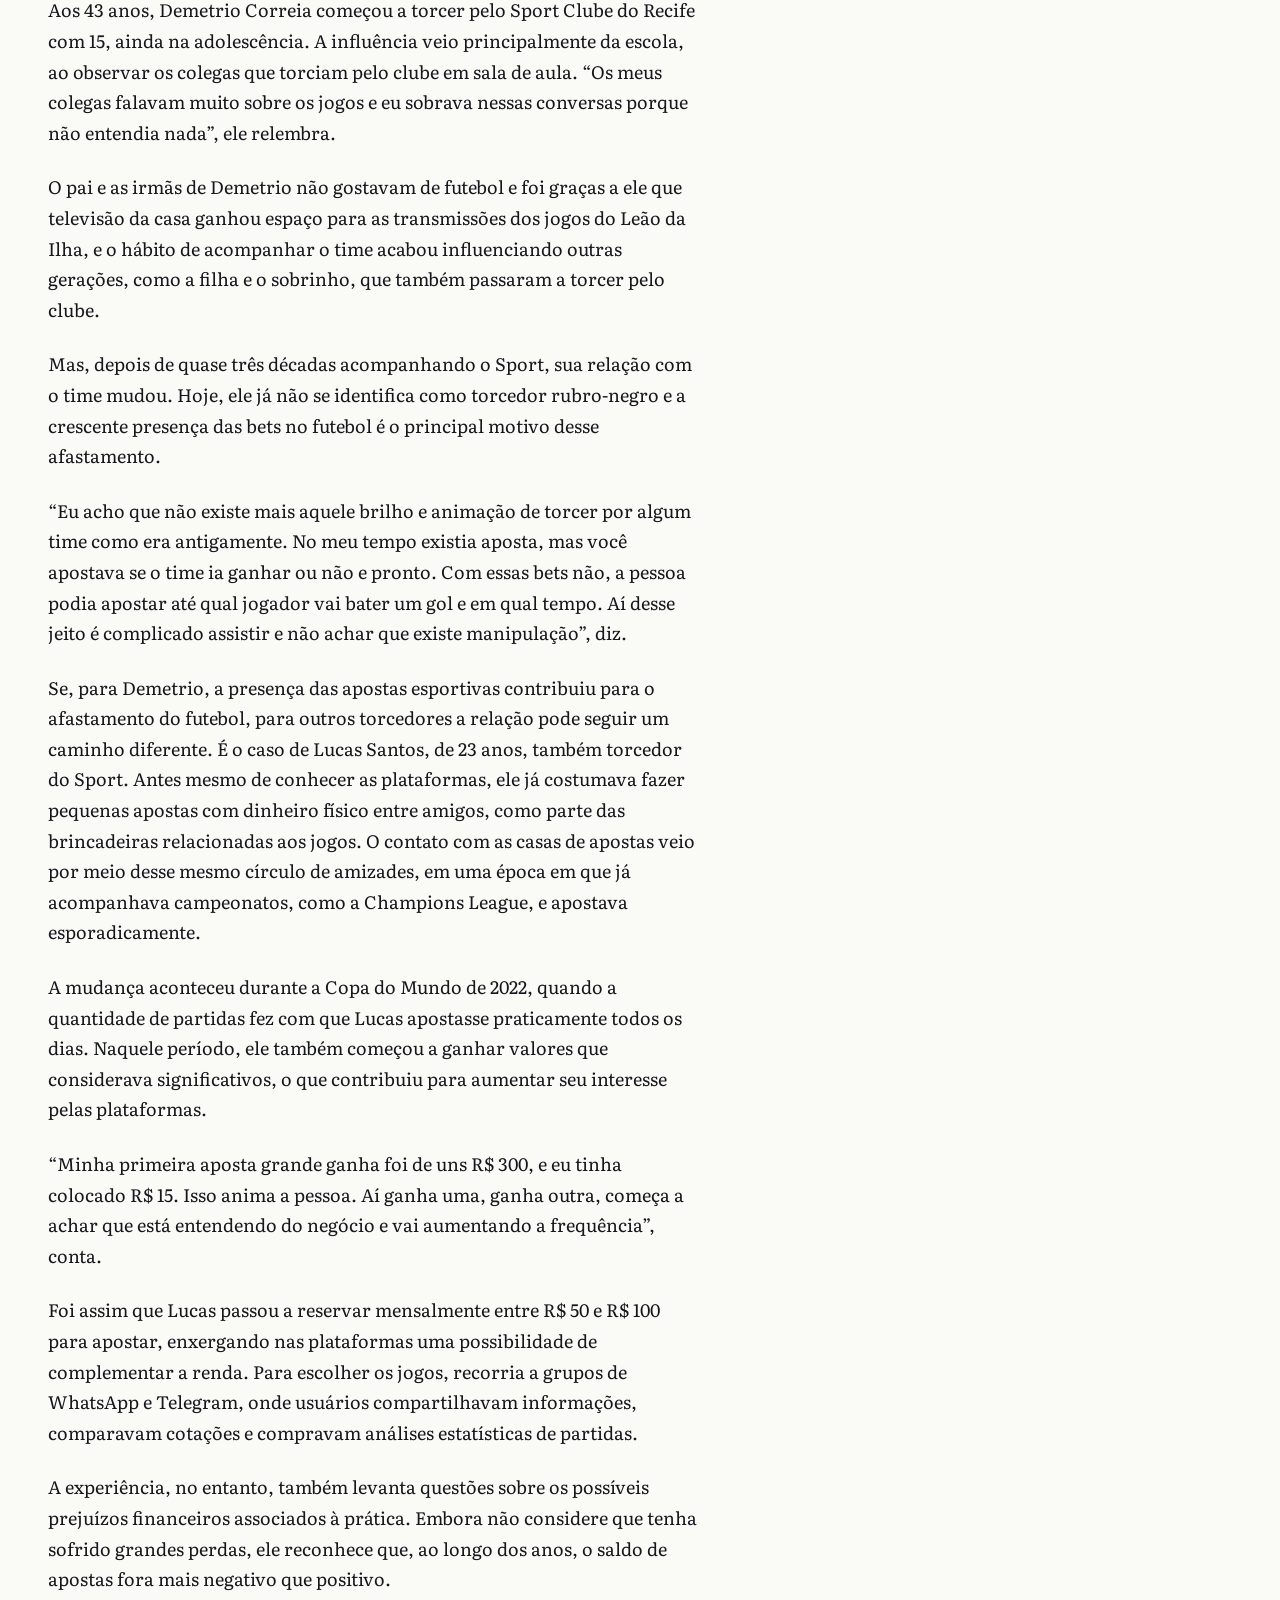
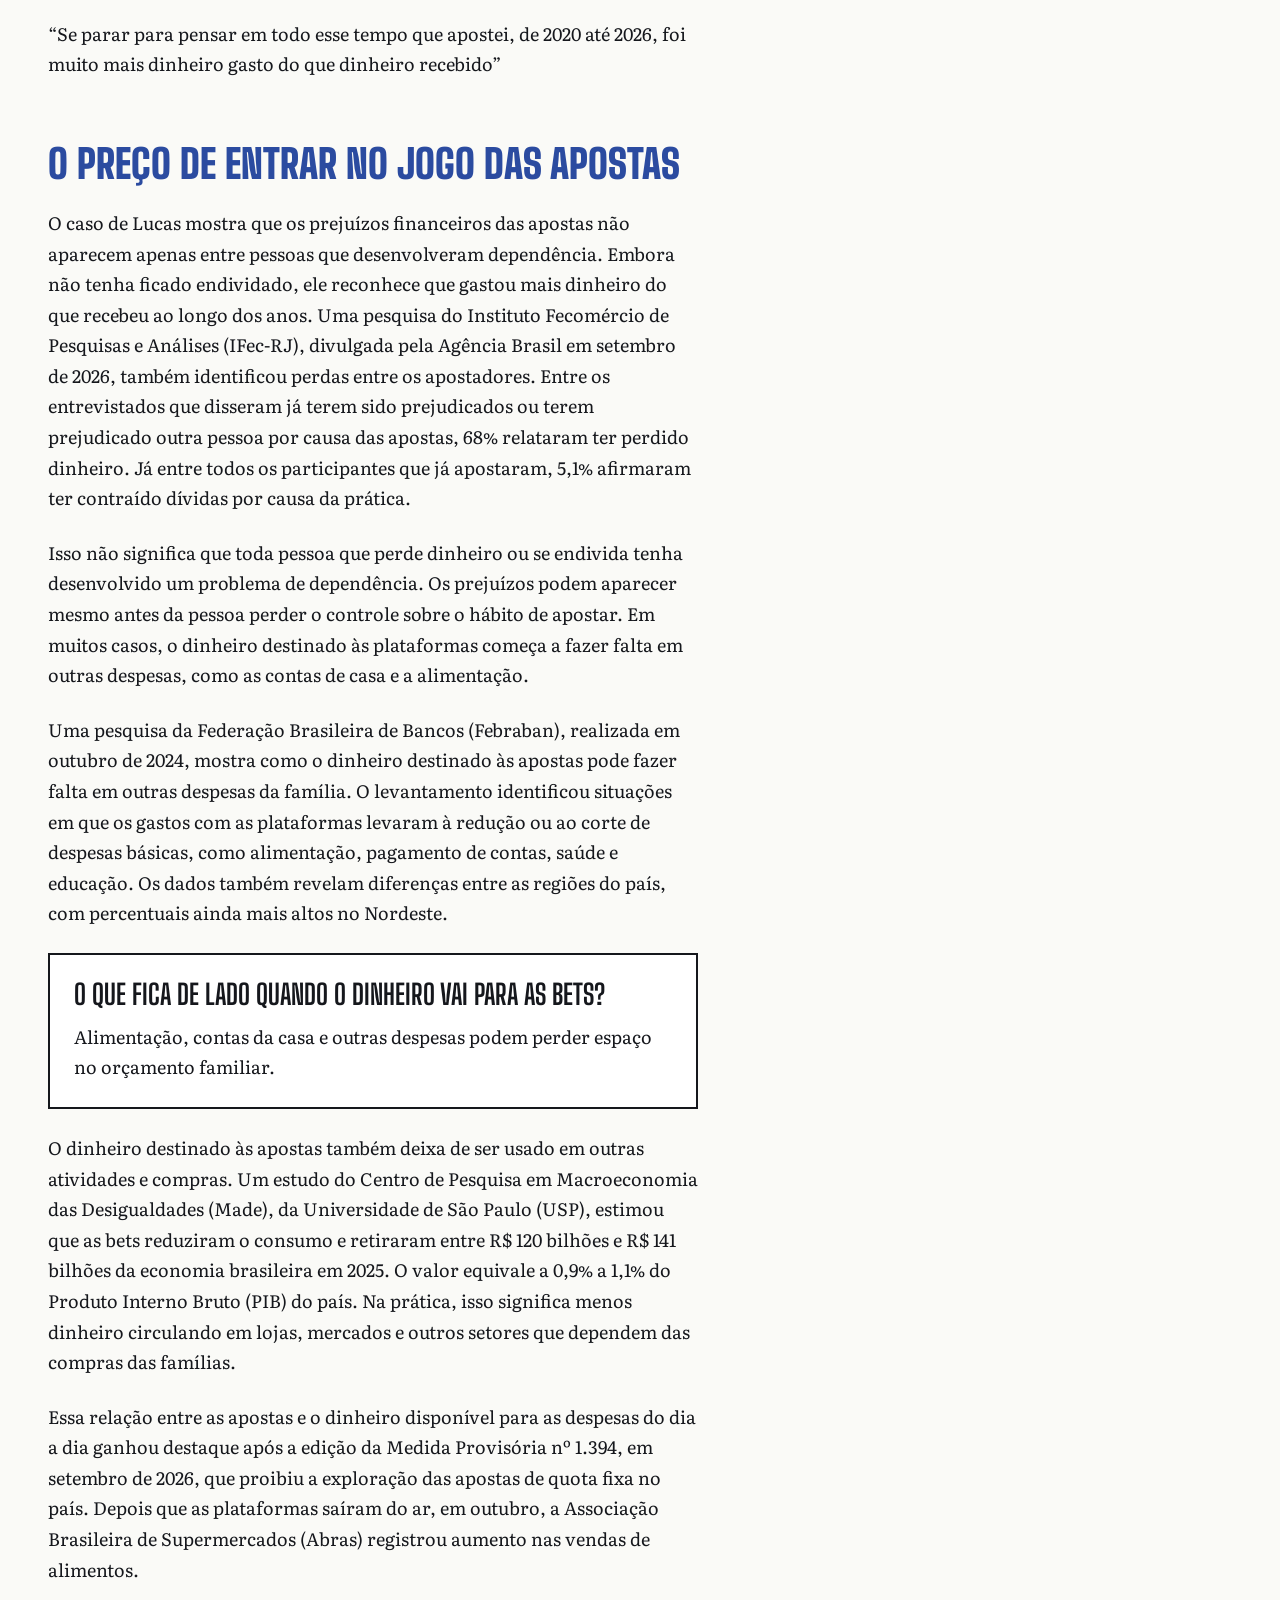
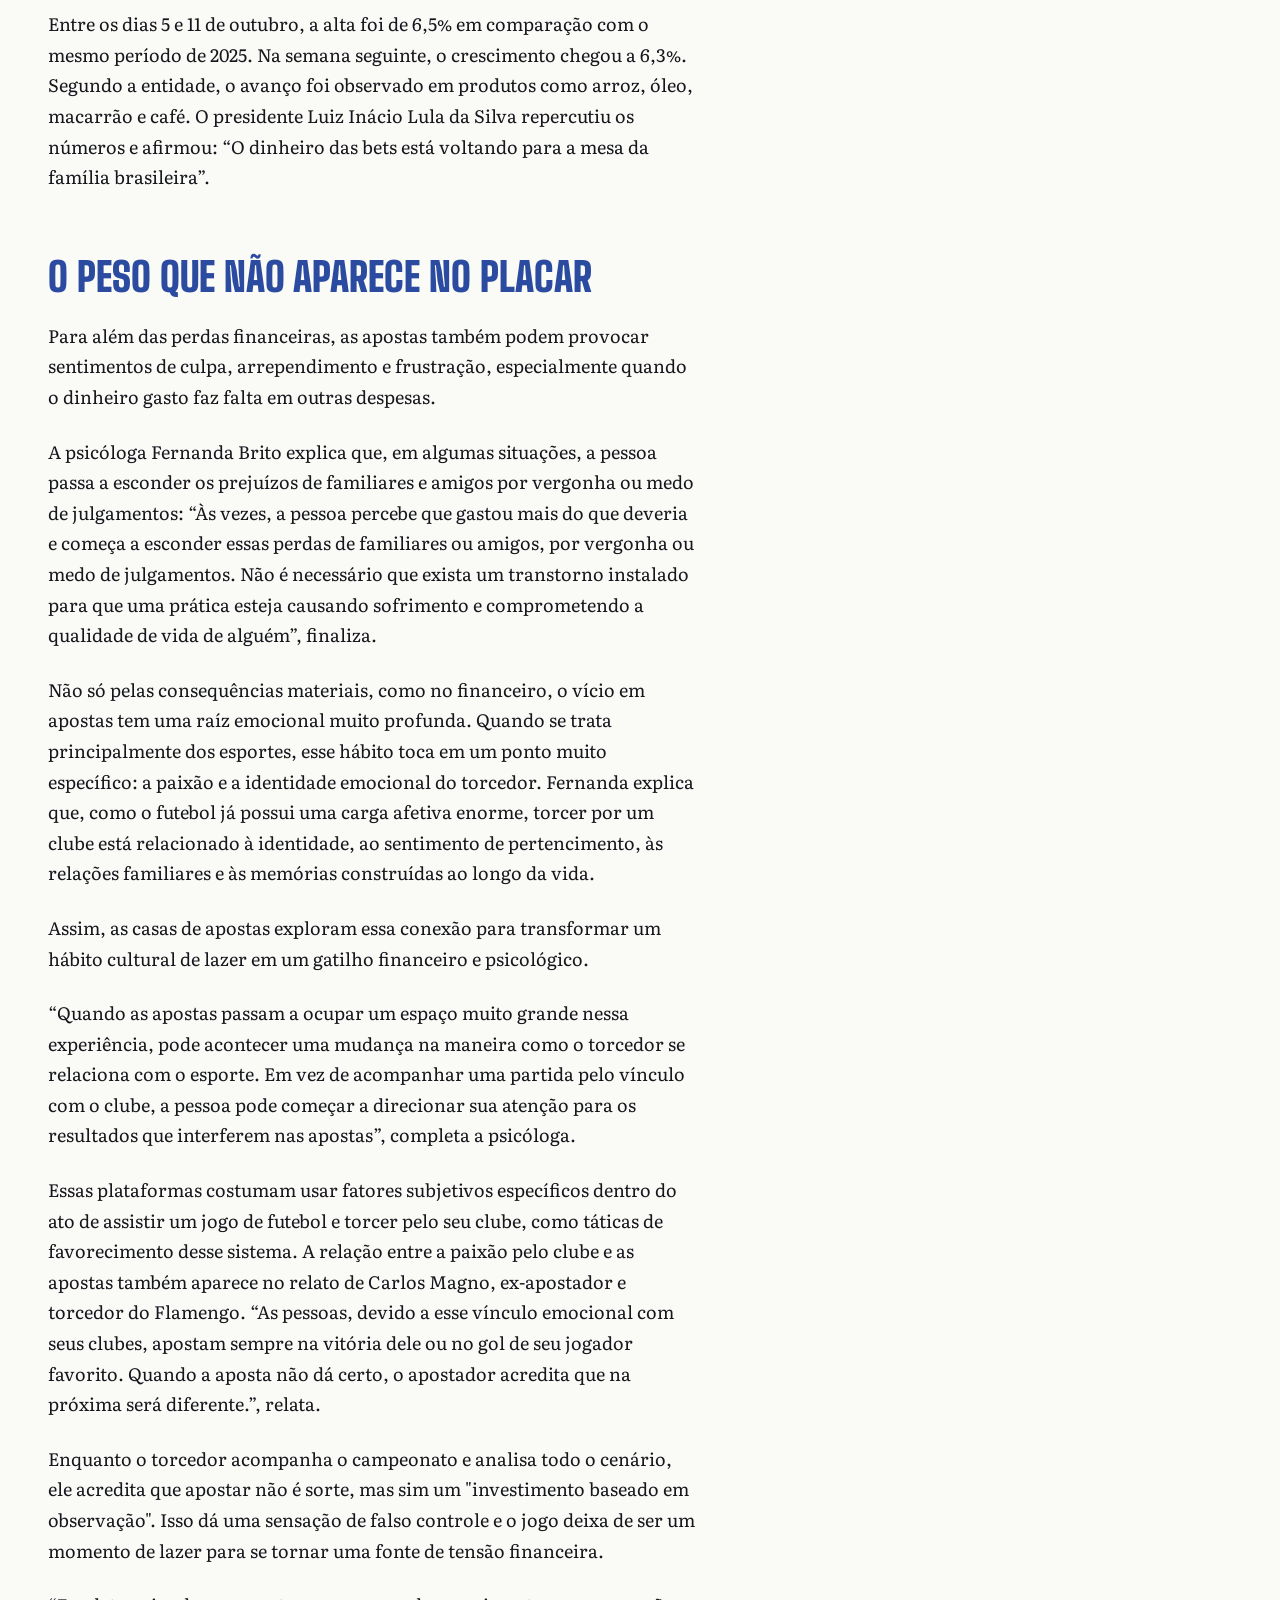
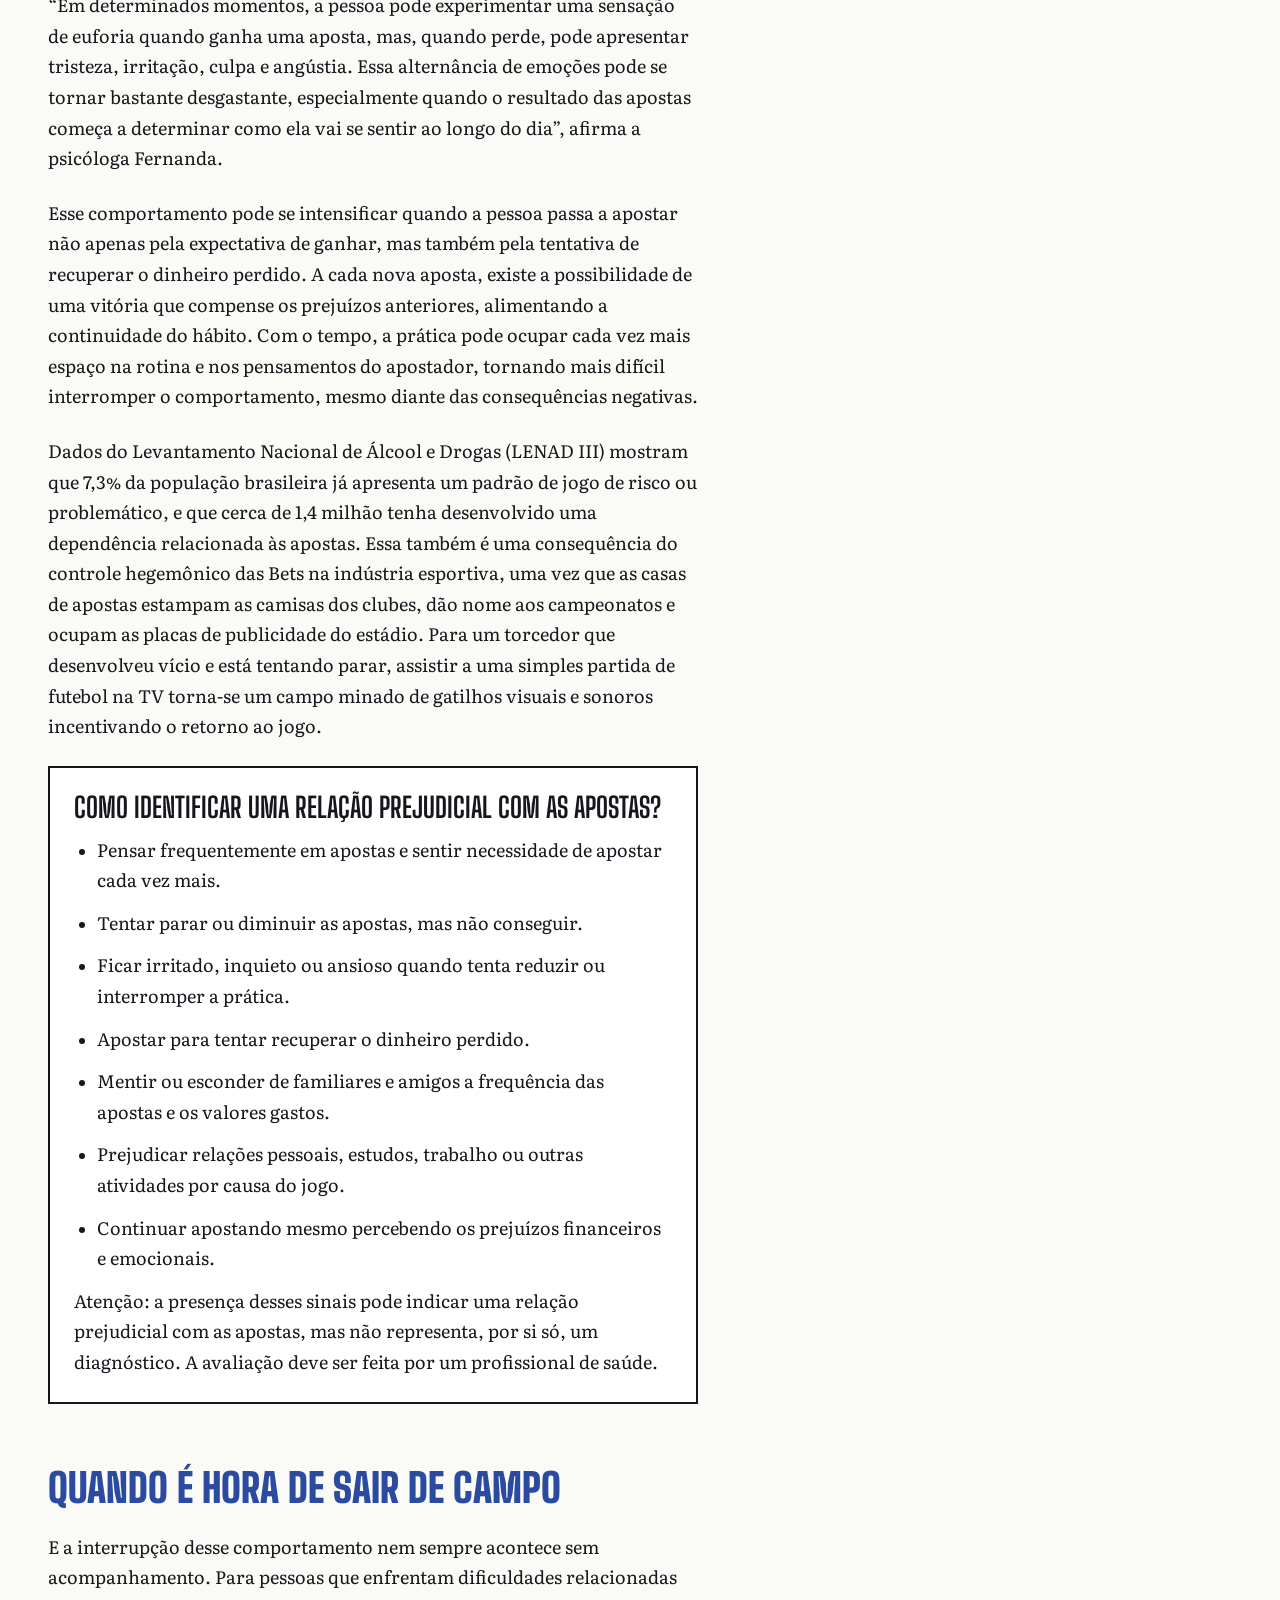
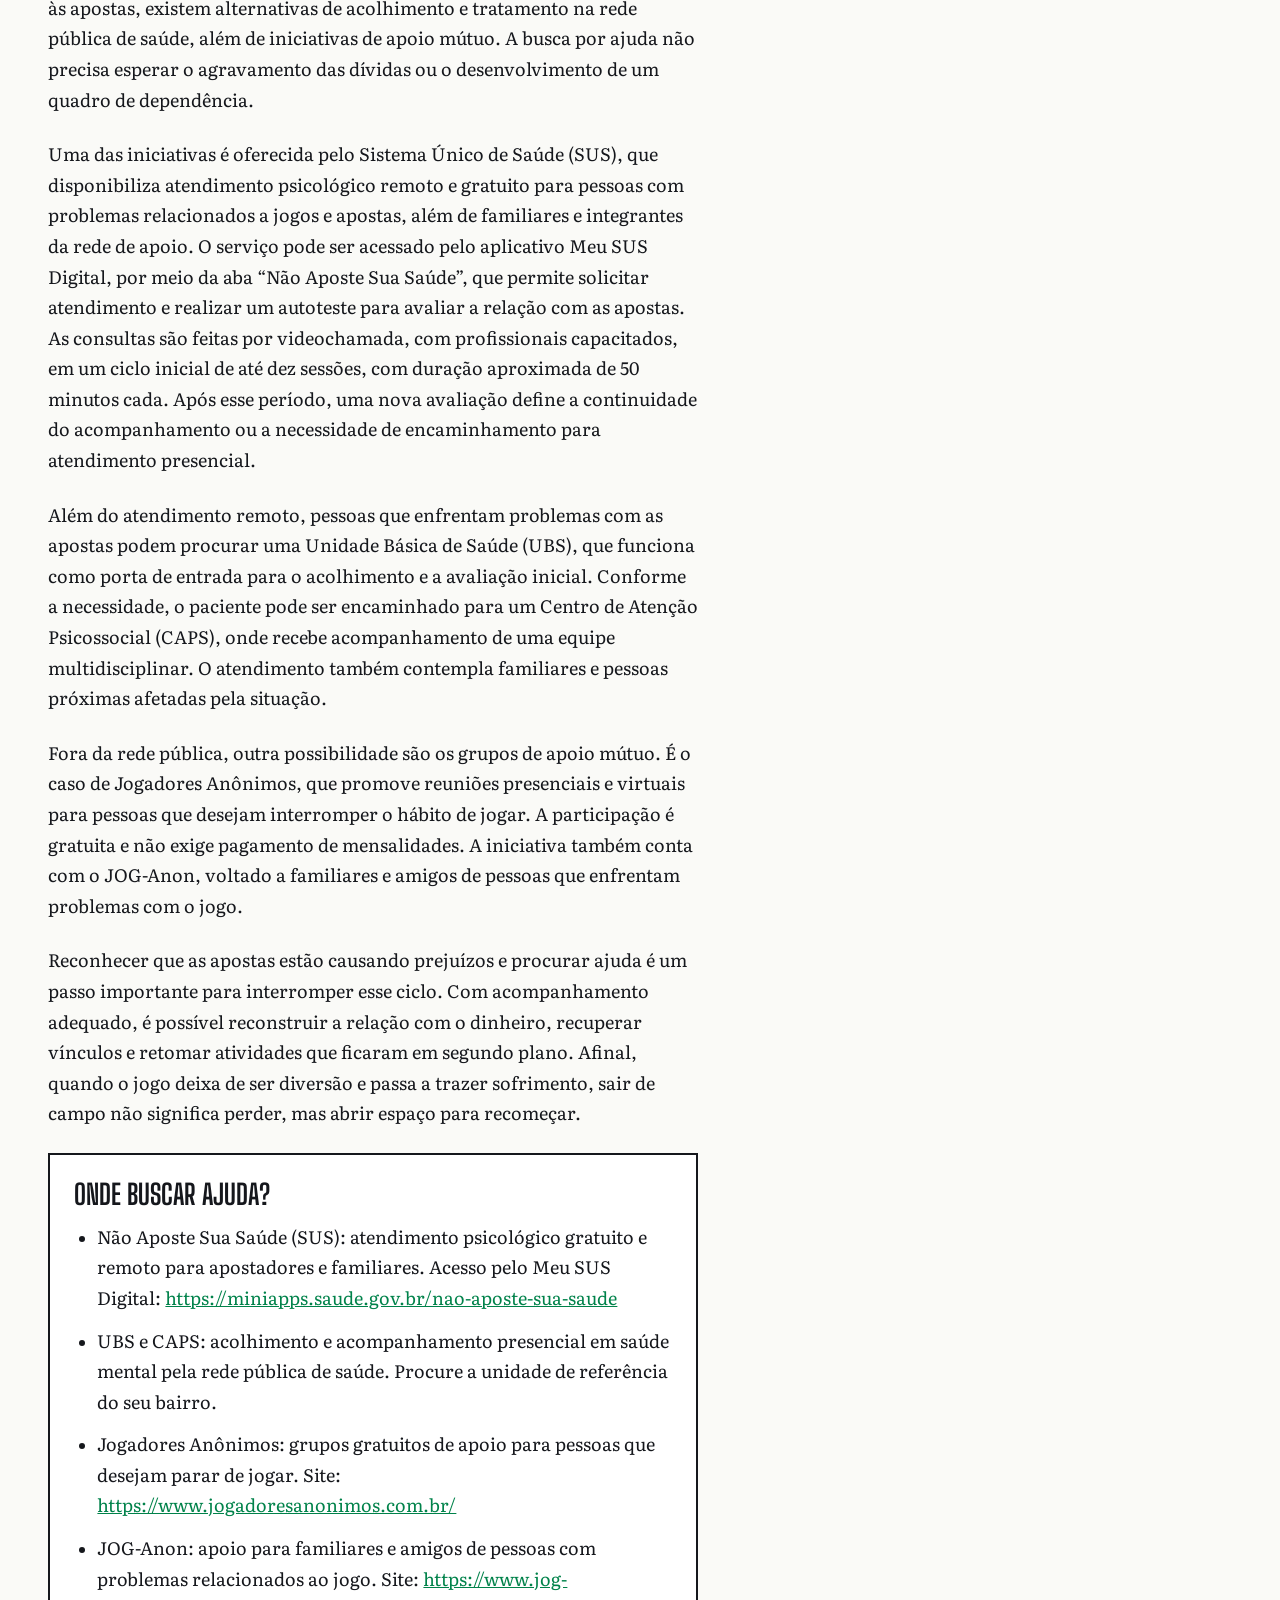
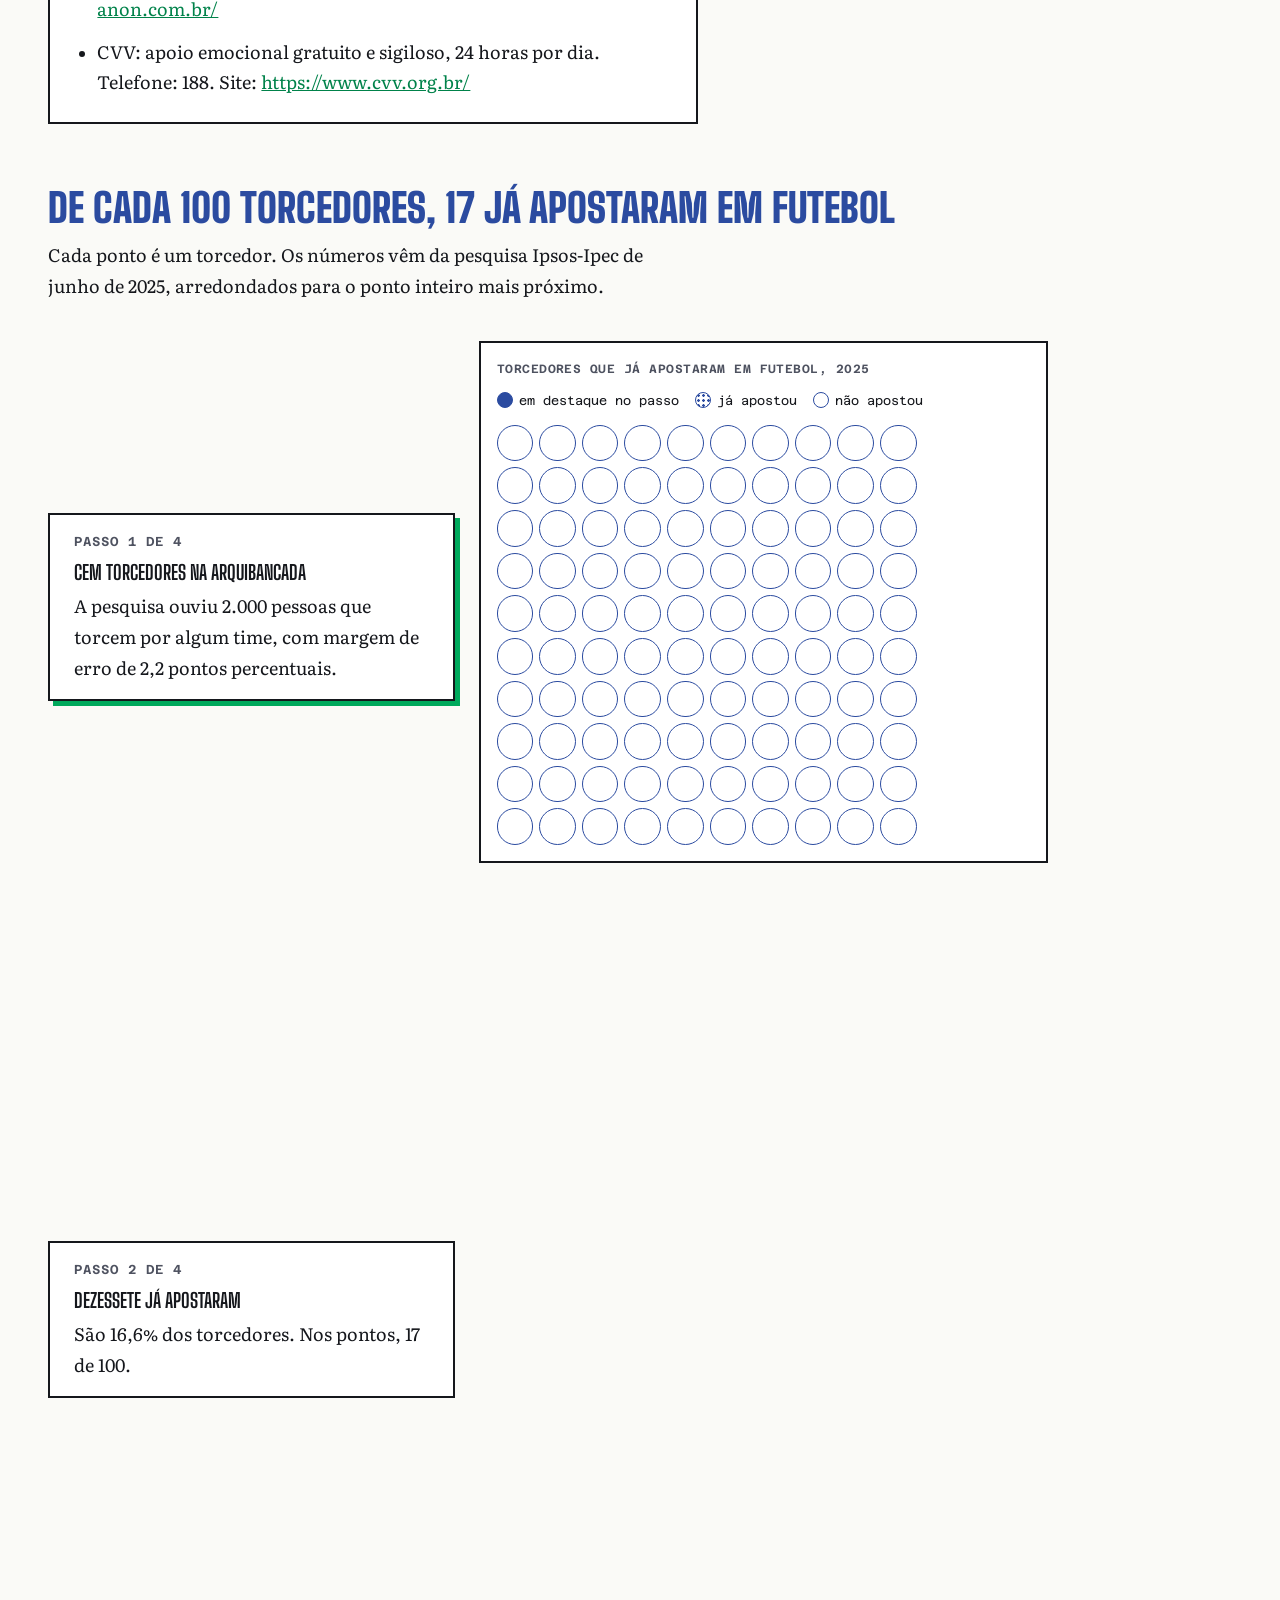
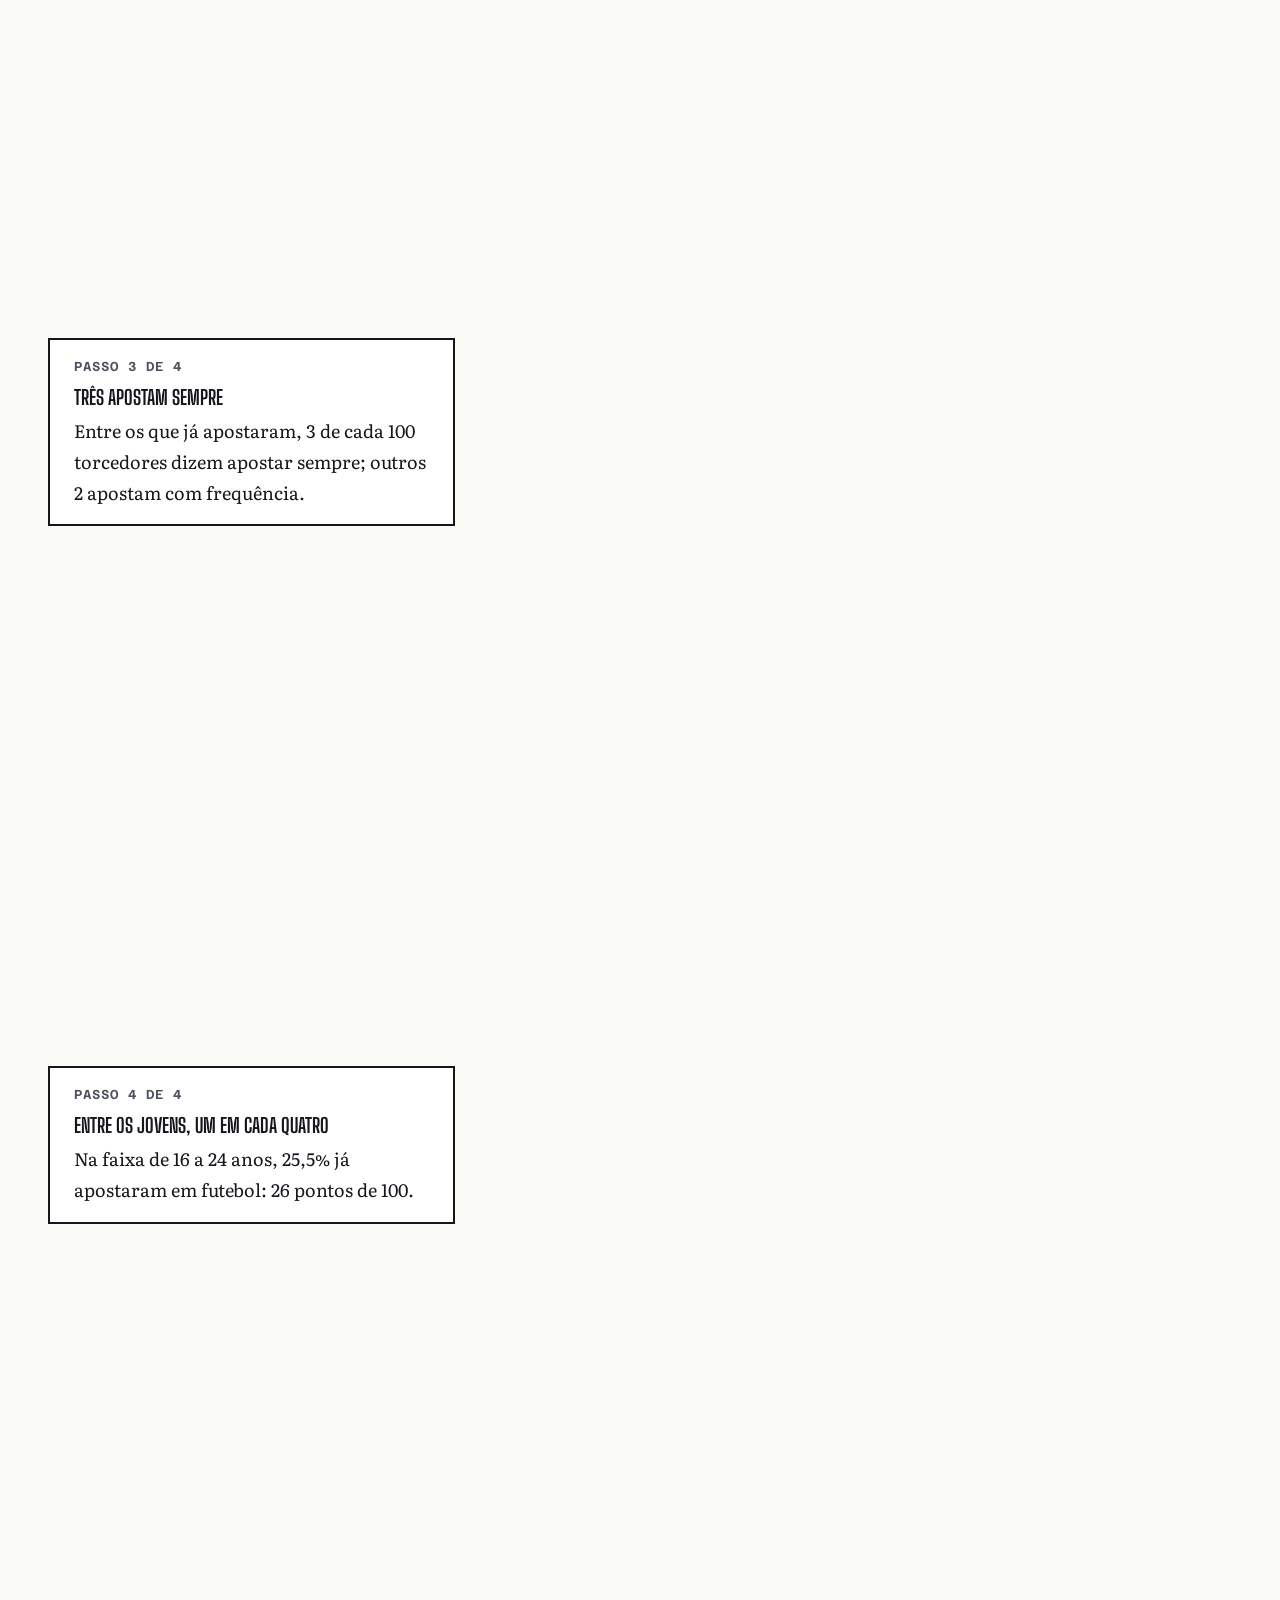
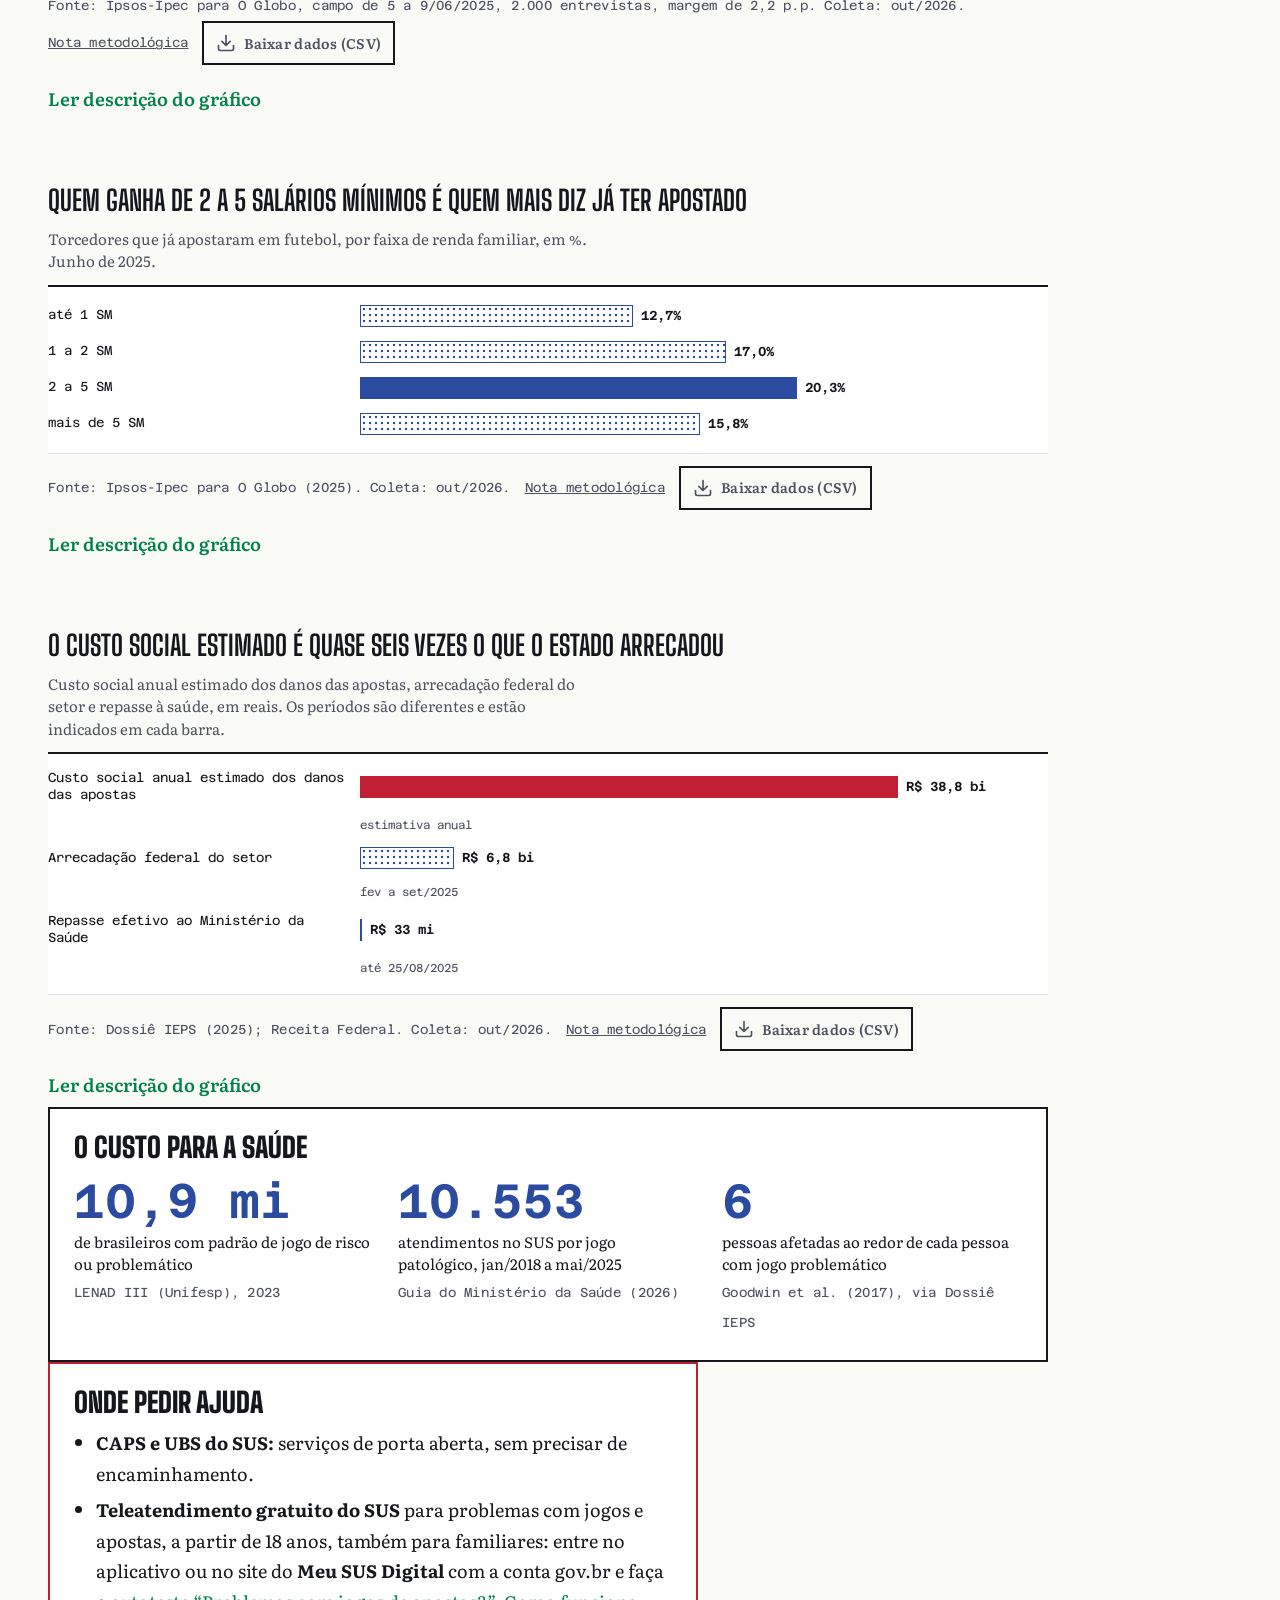
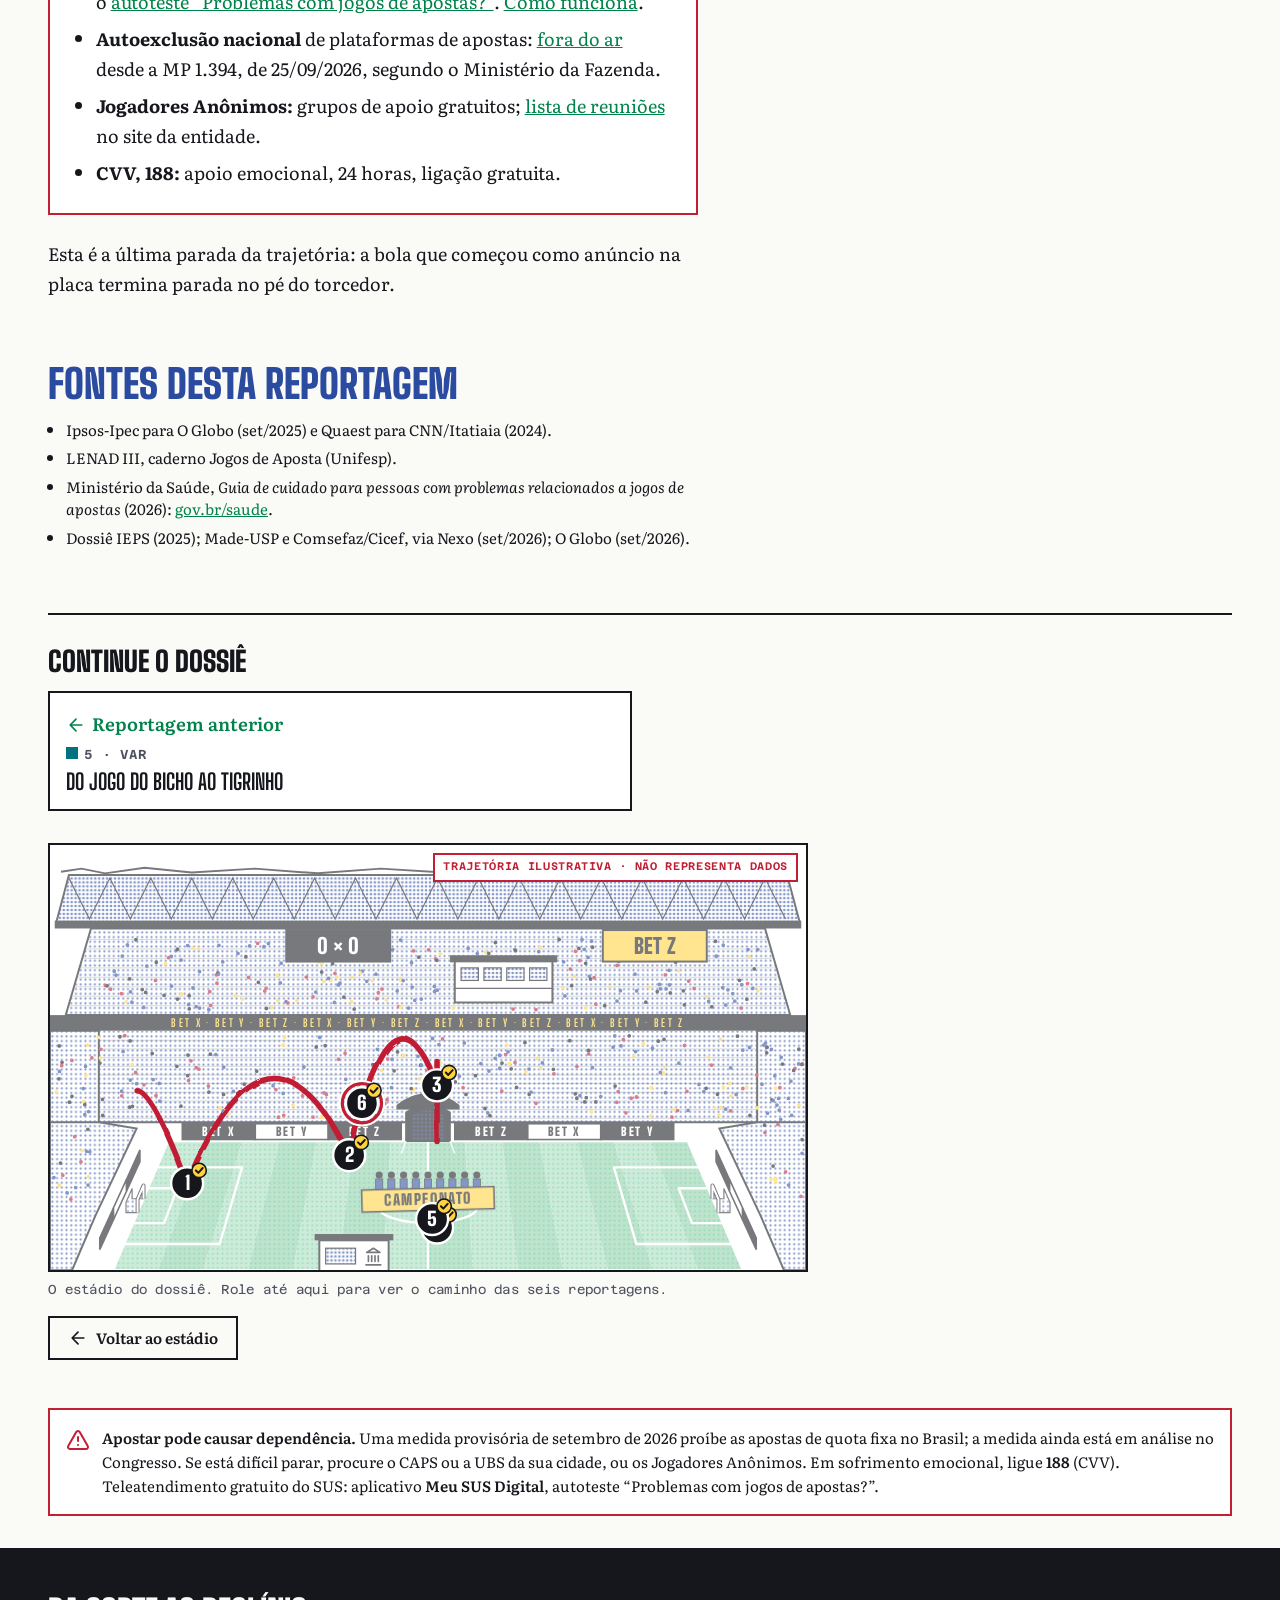
<file: reportagens/r6.html>
<!doctype html>
<html lang="pt-BR">
<head>
<meta charset="utf-8">
<meta name="viewport" content="width=device-width, initial-scale=1, viewport-fit=cover">
<title>O rosto por trás do jogo · Da Sorte ao Declínio</title>
<link rel="icon" href="../assets/img/favicon.svg" type="image/svg+xml">
<link rel="icon" href="../assets/img/favicon-32.png" sizes="32x32" type="image/png">
<link rel="apple-touch-icon" href="../assets/img/apple-touch-icon.png">
<meta name="description" content="Como as Bets transformam a coletividade da torcida em estratégia para favorecer as casas de aposta no futebol">
<link rel="preconnect" href="https://fonts.googleapis.com"><link rel="preconnect" href="https://fonts.gstatic.com" crossorigin>
<link rel="stylesheet" href="https://fonts.googleapis.com/css2?family=Big+Shoulders+Display:wght@700;900&family=Literata:ital,opsz,wght@0,7..72,400;0,7..72,600;1,7..72,400&family=Azeret+Mono:wght@400;600&display=swap" media="print" onload="this.media='all'">
<noscript><link rel="stylesheet" href="https://fonts.googleapis.com/css2?family=Big+Shoulders+Display:wght@700;900&family=Literata:ital,opsz,wght@0,7..72,400;0,7..72,600;1,7..72,400&family=Azeret+Mono:wght@400;600&display=swap"></noscript>
<link rel="stylesheet" href="../assets/css/tokens.css">
<link rel="stylesheet" href="../assets/css/site.css">
</head>
<body data-raiz="../">
<!-- O cabeçalho, o menu, o aviso de jogo responsável e o rodapé são montados por assets/js/site.js
     a partir de assets/js/mapa-narrativo.js (edite os créditos lá, uma vez só). -->
<main id="conteudo" tabindex="-1" data-rep="r6">
  <!-- ================= ABERTURA: título, linha fina, créditos, data e câmera ================= -->
  <header class="rep-abertura">
    <div class="conteiner rep-abertura-grade">
      <div>
        <p class="eyebrow" id="eyebrow-rep"><!-- preenchido pelo script: "Reportagem N de 6 · Setor" --></p>
        <h1 class="titulo-rep">O rosto por trás do jogo</h1>
        <p class="linha-fina">Como as Bets transformam a coletividade da torcida em estratégia para favorecer as casas de aposta no futebol</p>
        <div class="creditos legenda">
          <span id="creditos-rep"><!-- preenchido pelo script a partir de PROJETO.equipe e PROJETO.creditos --></span>
          <span>Publicado em <span id="publicado-rep"></span> · Atualizado em <time id="atualizado-rep"></time> · <span id="tempo-leitura">leitura de alguns minutos</span></span>
        </div>
      </div>
      <figure style="margin:0">
        <div class="camera"><svg id="svg-camera" class="estadio-svg" viewBox="0 0 960 540" role="group"></svg></div>
        <figcaption class="legenda camera-legenda" id="camera-legenda">Você está no estádio do dossiê.</figcaption>
      </figure>
    </div>
  </header>

  <div class="conteiner">
    <aside class="aviso-jr" aria-label="Aviso sobre dependência" style="margin-top:0">
      <svg class="icone" viewBox="0 0 24 24" aria-hidden="true" focusable="false"><path d="m21.73 18-8-14a2 2 0 0 0-3.48 0l-8 14A2 2 0 0 0 4 21h16a2 2 0 0 0 1.73-3Z"/><path d="M12 9v4M12 17h.01"/></svg>
      <p><strong>Esta reportagem trata de dependência.</strong> Se apostar está difícil de parar, procure o CAPS ou a UBS da sua cidade, ou os Jogadores Anônimos. Em sofrimento emocional, ligue <strong>188</strong> (CVV). Os canais estão no fim da página.</p>
    </aside>
    <div class="corpo">
      <p>Para muitos torcedores a experiência de acompanhar uma partida de futebol começava muito antes de a bola rolar no campo. Ainda nos minutos que antecedem o apito inicial, já havia uma série de expectativas sobre o que aconteceria. Quantos gols seriam marcados? Qual jogador balançaria as redes? Haveria muitos escanteios ou cartões durante a partida? As possibilidades eram inúmeras e cada uma representava uma nova oportunidade de acompanhar o jogo. Mas, em meio a tantos palpites, nem sempre o que estava em jogo era apenas a emoção de torcer. O que antes era uma forma de acompanhar o esporte e vibrar pelo resultado passou a envolver também dinheiro, incorporando as apostas à rotina dos apaixonados por futebol.</p>
      <p>No Brasil, o perfil do torcedor brasileiro que frequentava as plataformas de apostas esportivas já tem rosto e endereço. Entre os apostadores, a maioria é composta por homens, jovens, pessoas de baixa renda e moradores do interior. São 22,9% de homens que já apostaram, contra 8% das mulheres. Entre esse público, estão jovens de 16 a 24 anos: 25,5% já apostaram, segundo dados da pesquisa O GLOBO/Ipsos-Ipec, realizada entre 5 e 9 de junho de 2025, com 2 mil pessoas a partir de 16 anos em 132 municípios.</p>
      <h2>A relação entre o torcedor e as apostas</h2>
      <p>Embora as apostas sejam frequentemente apresentadas como uma forma de entretenimento, sua presença cada vez maior no futebol também pode afetar a relação dos torcedores com o esporte. Para muitos, torcer por um clube envolve vínculos afetivos construídos ao longo da vida, lembranças e sentimentos de identificação que vão além dos resultados em campo. Esse envolvimento, no entanto, pode ser fragilizado quando o futebol passa a dividir espaço com interesses financeiros ligados às plataformas de apostas.</p>
      <p>Aos 43 anos, Demetrio Correia começou a torcer pelo Sport Clube do Recife com 15, ainda na adolescência. A influência veio principalmente da escola, ao observar os colegas que  torciam pelo clube em sala de aula. “Os meus colegas falavam muito sobre os jogos e eu sobrava nessas conversas porque não entendia nada”, ele relembra.</p>
      <p>O pai e as irmãs de Demetrio não gostavam de futebol e foi graças a ele que televisão da casa ganhou espaço para as transmissões dos jogos do Leão da Ilha, e o hábito de acompanhar o time acabou influenciando outras gerações, como a filha e o sobrinho, que também passaram a torcer pelo clube.</p>
      <p>Mas, depois de quase três décadas acompanhando o Sport, sua relação com o time mudou. Hoje, ele já não se identifica como torcedor rubro-negro e a crescente presença das bets no futebol é o principal motivo desse afastamento.</p>
      <p>“Eu acho que não existe mais aquele brilho e animação de torcer por algum time como era antigamente. No meu tempo existia aposta, mas você apostava se o time ia ganhar ou não e pronto. Com essas bets não, a pessoa podia apostar até qual jogador vai bater um gol e em qual tempo. Aí desse jeito é complicado assistir e não achar que existe manipulação”, diz.</p>
      <p>Se, para Demetrio, a presença das apostas esportivas contribuiu para o afastamento do futebol, para outros torcedores a relação pode seguir um caminho diferente. É o caso de Lucas Santos, de 23 anos, também torcedor do Sport. Antes mesmo de conhecer as plataformas, ele já costumava fazer pequenas apostas com dinheiro físico entre amigos, como parte das brincadeiras relacionadas aos jogos. O contato com as casas de apostas veio por meio desse mesmo círculo de amizades, em uma época em que já acompanhava campeonatos, como a Champions League, e apostava esporadicamente.</p>
      <p>A mudança aconteceu durante a Copa do Mundo de 2022, quando a quantidade de partidas fez com que Lucas apostasse praticamente todos os dias. Naquele período, ele também começou a ganhar valores que considerava significativos, o que contribuiu para aumentar seu interesse pelas plataformas.</p>
      <p>“Minha primeira aposta grande ganha foi de uns R$ 300, e eu tinha colocado R$ 15. Isso anima a pessoa. Aí ganha uma, ganha outra, começa a achar que está entendendo do negócio e vai aumentando a frequência”, conta.</p>
      <p>Foi assim que Lucas passou a reservar mensalmente entre R$ 50 e R$ 100 para apostar, enxergando nas plataformas uma possibilidade de complementar a renda. Para escolher os jogos, recorria a grupos de WhatsApp e Telegram, onde usuários compartilhavam informações, comparavam cotações e compravam análises estatísticas de partidas.</p>
      <p>A experiência, no entanto, também levanta questões sobre os possíveis prejuízos financeiros associados à prática. Embora não considere que tenha sofrido grandes perdas, ele reconhece que, ao longo dos anos, o saldo de apostas fora mais negativo que positivo.</p>
      <p>“Se parar para pensar em todo esse tempo que apostei, de  2020 até 2026, foi muito mais dinheiro gasto do que dinheiro recebido”</p>
      <h2>O preço de entrar no jogo das apostas</h2>
      <p>O caso de Lucas mostra que os prejuízos financeiros das apostas não aparecem apenas entre pessoas que desenvolveram dependência. Embora não tenha ficado endividado, ele reconhece que gastou mais dinheiro do que recebeu ao longo dos anos. Uma pesquisa do Instituto Fecomércio de Pesquisas e Análises (IFec-RJ), divulgada pela Agência Brasil em setembro de 2026, também identificou perdas entre os apostadores. Entre os entrevistados que disseram já terem sido prejudicados ou terem prejudicado outra pessoa por causa das apostas, 68% relataram ter perdido dinheiro. Já entre todos os participantes que já apostaram, 5,1% afirmaram ter contraído dívidas por causa da prática.</p>
      <p>Isso não significa que toda pessoa que perde dinheiro ou se endivida tenha desenvolvido um problema de dependência. Os prejuízos podem aparecer mesmo antes da pessoa perder o controle sobre o hábito de apostar. Em muitos casos, o dinheiro destinado às plataformas começa a fazer falta em outras despesas, como as contas de casa e a alimentação.</p>
      <p>Uma pesquisa da Federação Brasileira de Bancos (Febraban), realizada em outubro de 2024, mostra como o dinheiro destinado às apostas pode fazer falta em outras despesas da família. O levantamento identificou situações em que os gastos com as plataformas levaram à redução ou ao corte de despesas básicas, como alimentação, pagamento de contas, saúde e educação. Os dados também revelam diferenças entre as regiões do país, com percentuais ainda mais altos no Nordeste.</p>
      <aside class="achados"><h3>O que fica de lado quando o dinheiro vai para as bets?</h3><p>Alimentação, contas da casa e outras despesas podem perder espaço no orçamento familiar.</p></aside>
      <p>O dinheiro destinado às apostas também deixa de ser usado em outras atividades e compras. Um estudo do Centro de Pesquisa em Macroeconomia das Desigualdades (Made), da Universidade de São Paulo (USP), estimou que as bets reduziram o consumo e retiraram entre R$ 120 bilhões e R$ 141 bilhões da economia brasileira em 2025. O valor equivale a 0,9% a 1,1% do Produto Interno Bruto (PIB) do país. Na prática, isso significa menos dinheiro circulando em lojas, mercados e outros setores que dependem das compras das famílias.</p>
      <p>Essa relação entre as apostas e o dinheiro disponível para as despesas do dia a dia ganhou destaque após a edição da Medida Provisória nº 1.394, em setembro de 2026, que proibiu a exploração das apostas de quota fixa no país. Depois que as plataformas saíram do ar, em outubro, a Associação Brasileira de Supermercados (Abras) registrou aumento nas vendas de alimentos.</p>
      <p>Entre os dias 5 e 11 de outubro, a alta foi de 6,5% em comparação com o mesmo período de 2025. Na semana seguinte, o crescimento chegou a 6,3%. Segundo a entidade, o avanço foi observado em produtos como arroz, óleo, macarrão e café. O presidente Luiz Inácio Lula da Silva repercutiu os números e afirmou: “O dinheiro das bets está voltando para a mesa da família brasileira”.</p>
      <h2>O peso que não aparece no placar</h2>
      <p>Para além das perdas financeiras, as apostas também podem provocar sentimentos de culpa, arrependimento e frustração, especialmente quando o dinheiro gasto faz falta em outras despesas.</p>
      <p>A psicóloga Fernanda Brito explica que, em algumas situações, a pessoa passa a esconder os prejuízos de familiares e amigos por vergonha ou medo de julgamentos: “Às vezes, a pessoa percebe que gastou mais do que deveria e começa a esconder essas perdas de familiares ou amigos, por vergonha ou medo de julgamentos. Não é necessário que exista um transtorno instalado para que uma prática esteja causando sofrimento e comprometendo a qualidade de vida de alguém”, finaliza.</p>
      <p>Não só pelas consequências materiais, como no financeiro, o vício em apostas tem uma raíz emocional muito profunda. Quando se trata principalmente dos esportes, esse hábito toca em um ponto muito específico: a paixão e a identidade emocional do torcedor. Fernanda explica que, como o futebol já possui uma carga afetiva enorme, torcer por um clube está relacionado à identidade, ao sentimento de pertencimento, às relações familiares e às memórias construídas ao longo da vida.</p>
      <p>Assim, as casas de apostas exploram essa conexão para transformar um hábito cultural de lazer em um gatilho financeiro e psicológico.</p>
      <p>“Quando as apostas passam a ocupar um espaço muito grande nessa experiência, pode acontecer uma mudança na maneira como o torcedor se relaciona com o esporte. Em vez de acompanhar uma partida pelo vínculo com o clube, a pessoa pode começar a direcionar sua atenção para os resultados que interferem nas apostas”, completa a psicóloga.</p>
      <p>Essas plataformas costumam usar fatores subjetivos específicos dentro do ato de assistir um jogo de futebol e torcer pelo seu clube, como táticas de favorecimento desse sistema. A relação entre a paixão pelo clube e as apostas também aparece no relato de Carlos Magno, ex-apostador e torcedor do Flamengo. “As pessoas, devido a esse vínculo emocional com seus clubes, apostam sempre na vitória dele ou no gol de seu jogador favorito. Quando a aposta não dá certo, o apostador acredita que na próxima será diferente.”, relata.</p>
      <p>Enquanto o torcedor acompanha o campeonato e analisa todo o cenário, ele acredita que apostar não é sorte, mas sim um &quot;investimento baseado em observação&quot;. Isso dá uma sensação de falso controle e o jogo deixa de ser um momento de lazer para se tornar uma fonte de tensão financeira.</p>
      <p>“Em determinados momentos, a pessoa pode experimentar uma sensação de euforia quando ganha uma aposta, mas, quando perde, pode apresentar tristeza, irritação, culpa e angústia. Essa alternância de emoções pode se tornar bastante desgastante, especialmente quando o resultado das apostas começa a determinar como ela vai se sentir ao longo do dia”, afirma a psicóloga Fernanda.</p>
      <p>Esse comportamento pode se intensificar quando a pessoa passa a apostar não apenas pela expectativa de ganhar, mas também pela tentativa de recuperar o dinheiro perdido. A cada nova aposta, existe a possibilidade de uma vitória que compense os prejuízos anteriores, alimentando a continuidade do hábito. Com o tempo, a prática pode ocupar cada vez mais espaço na rotina e nos pensamentos do apostador, tornando mais difícil interromper o comportamento, mesmo diante das consequências negativas.</p>
      <p>Dados do Levantamento Nacional de Álcool e Drogas (LENAD III) mostram que 7,3% da população brasileira já apresenta um padrão de jogo de risco ou problemático, e que cerca de 1,4 milhão tenha desenvolvido uma dependência relacionada às apostas. Essa também é uma consequência do controle hegemônico das Bets na indústria esportiva, uma vez que as casas de apostas estampam as camisas dos clubes, dão nome aos campeonatos e ocupam as placas de publicidade do estádio. Para um torcedor que desenvolveu vício e está tentando parar, assistir a uma simples partida de futebol na TV torna-se um campo minado de gatilhos visuais e sonoros incentivando o retorno ao jogo.</p>
      <aside class="achados"><h3>Como identificar uma relação prejudicial com as apostas?</h3><ul>
      <li>Pensar frequentemente em apostas e sentir necessidade de apostar cada vez mais.</li>
      <li>Tentar parar ou diminuir as apostas, mas não conseguir.</li>
      <li>Ficar irritado, inquieto ou ansioso quando tenta reduzir ou interromper a prática.</li>
      <li>Apostar para tentar recuperar o dinheiro perdido.</li>
      <li>Mentir ou esconder de familiares e amigos a frequência das apostas e os valores gastos.</li>
      <li>Prejudicar relações pessoais, estudos, trabalho ou outras atividades por causa do jogo.</li>
      <li>Continuar apostando mesmo percebendo os prejuízos financeiros e emocionais.</li>
      </ul>
      <p>Atenção: a presença desses sinais pode indicar uma relação prejudicial com as apostas, mas não representa, por si só, um diagnóstico. A avaliação deve ser feita por um profissional de saúde.</p></aside>
      <h2>Quando é hora de sair de campo</h2>
      <p>E a interrupção desse comportamento nem sempre acontece sem acompanhamento. Para pessoas que enfrentam dificuldades relacionadas às apostas, existem alternativas de acolhimento e tratamento na rede pública de saúde, além de iniciativas de apoio mútuo. A busca por ajuda não precisa esperar o agravamento das dívidas ou o desenvolvimento de um quadro de dependência.</p>
      <p>Uma das iniciativas é oferecida pelo Sistema Único de Saúde (SUS), que disponibiliza atendimento psicológico remoto e gratuito para pessoas com problemas relacionados a jogos e apostas, além de familiares e integrantes da rede de apoio. O serviço pode ser acessado pelo aplicativo Meu SUS Digital, por meio da aba “Não Aposte Sua Saúde”, que permite solicitar atendimento e realizar um autoteste para avaliar a relação com as apostas. As consultas são feitas por videochamada, com profissionais capacitados, em um ciclo inicial de até dez sessões, com duração aproximada de 50 minutos cada. Após esse período, uma nova avaliação define a continuidade do acompanhamento ou a necessidade de encaminhamento para atendimento presencial.</p>
      <p>Além do atendimento remoto, pessoas que enfrentam problemas com as apostas podem procurar uma Unidade Básica de Saúde (UBS), que funciona como porta de entrada para o acolhimento e a avaliação inicial. Conforme a necessidade, o paciente pode ser encaminhado para um Centro de Atenção Psicossocial (CAPS), onde recebe acompanhamento de uma equipe multidisciplinar. O atendimento também contempla familiares e pessoas próximas afetadas pela situação.</p>
      <p>Fora da rede pública, outra possibilidade são os grupos de apoio mútuo. É o caso de Jogadores Anônimos, que promove reuniões presenciais e virtuais para pessoas que desejam interromper o hábito de jogar. A participação é gratuita e não exige pagamento de mensalidades. A iniciativa também conta com o JOG-Anon, voltado a familiares e amigos de pessoas que enfrentam problemas com o jogo.</p>
      <p>Reconhecer que as apostas estão causando prejuízos e procurar ajuda é um passo importante para interromper esse ciclo. Com acompanhamento adequado, é possível reconstruir a relação com o dinheiro, recuperar vínculos e retomar atividades que ficaram em segundo plano. Afinal, quando o jogo deixa de ser diversão e passa a trazer sofrimento, sair de campo não significa perder, mas abrir espaço para recomeçar.</p>
      <aside class="achados"><h3>Onde buscar ajuda?</h3><ul>
      <li>Não Aposte Sua Saúde (SUS): atendimento psicológico gratuito e remoto para apostadores e familiares. Acesso pelo Meu SUS Digital: <a href="https://miniapps.saude.gov.br/nao-aposte-sua-saude">https://miniapps.saude.gov.br/nao-aposte-sua-saude</a></li>
      <li>UBS e CAPS: acolhimento e acompanhamento presencial em saúde mental pela rede pública de saúde. Procure a unidade de referência do seu bairro.</li>
      <li>Jogadores Anônimos: grupos gratuitos de apoio para pessoas que desejam parar de jogar. Site: <a href="https://www.jogadoresanonimos.com.br/">https://www.jogadoresanonimos.com.br/</a></li>
      <li>JOG-Anon: apoio para familiares e amigos de pessoas com problemas relacionados ao jogo. Site: <a href="https://www.jog-anon.com.br/">https://www.jog-anon.com.br/</a></li>
      <li>CVV: apoio emocional gratuito e sigiloso, 24 horas por dia. Telefone: 188. Site: <a href="https://www.cvv.org.br/">https://www.cvv.org.br/</a></li>
      </ul></aside>
    </div>

    <!-- ================= SCROLLYTELLING: torcida ================= -->
    <section class="sangra" id="scrolly-torcida" aria-labelledby="t-scrolly-torcida" style="margin-top:var(--space-space_8)">
      <h2 id="t-scrolly-torcida">De cada 100 torcedores, 17 já apostaram em futebol</h2>
      <p class="coluna" style="margin-top:var(--space-space_3)">Cada ponto é um torcedor. Os números vêm da pesquisa Ipsos-Ipec de junho de 2025, arredondados para o ponto inteiro mais próximo.</p>
      <div class="scrolly-rep">
        <div class="esquema-fixo">
          <div class="grafico-sticky"><p class="graf-titulo">Torcedores que já apostaram em futebol, 2025</p><div class="legenda-graf" id="leg-torcida"></div><div id="g-torcida"><p class="legenda">Carregando o gráfico…</p></div></div>
        </div>
        <div class="passos-rep">
          <article class="passo-rep" data-passo="1">
            <p class="eyebrow">Passo 1 de 4</p>
            <h3>Cem torcedores na arquibancada</h3>
            <p>A pesquisa ouviu 2.000 pessoas que torcem por algum time, com margem de erro de 2,2 pontos percentuais.</p>
          </article>
          <article class="passo-rep" data-passo="2">
            <p class="eyebrow">Passo 2 de 4</p>
            <h3>Dezessete já apostaram</h3>
            <p>São 16,6% dos torcedores. Nos pontos, 17 de 100.</p>
          </article>
          <article class="passo-rep" data-passo="3">
            <p class="eyebrow">Passo 3 de 4</p>
            <h3>Três apostam sempre</h3>
            <p>Entre os que já apostaram, 3 de cada 100 torcedores dizem apostar sempre; outros 2 apostam com frequência.</p>
          </article>
          <article class="passo-rep" data-passo="4">
            <p class="eyebrow">Passo 4 de 4</p>
            <h3>Entre os jovens, um em cada quatro</h3>
            <p>Na faixa de 16 a 24 anos, 25,5% já apostaram em futebol: 26 pontos de 100.</p>
          </article>
        </div>
      </div>
    </section>

    <div class="grafico" style="margin-top:var(--space-space_3)">
      <p class="nota-fonte legenda">
        <span>Fonte: Ipsos-Ipec para O Globo, campo de 5 a 9/06/2025, 2.000 entrevistas, margem de 2,2 p.p. Coleta: out/2026.</span>
        <a href="../metodologia.html#dados">Nota metodológica</a>
        <a class="btn btn-secundario btn-pequeno" href="../data/r6-perfil-apostador.csv" download><svg class="icone" viewBox="0 0 24 24" aria-hidden="true" focusable="false"><path d="M21 15v4a2 2 0 0 1-2 2H5a2 2 0 0 1-2-2v-4M7 10l5 5 5-5M12 15V3"/></svg> Baixar dados (CSV)</a>
      </p>
      <details>
        <summary>Ler descrição do gráfico</summary>
        <p class="coluna">Cem pontos. 17 representam os torcedores que já apostaram em futebol (16,6%). Desses, 3 apostam sempre (3,0%). Entre jovens de 16 a 24 anos, 26 de 100 já apostaram (25,5%).</p>
        <div class="tab-rolagem"><table class="tabela-dados" id="tab-torcida"><caption class="sr">Perfil do torcedor apostador</caption></table></div>
      </details>
    </div>

    <!-- ================= GRÁFICO: renda ================= -->
    <figure class="grafico" id="fig-renda" aria-labelledby="t-renda">
      <h3 id="t-renda">Quem ganha de 2 a 5 salários mínimos é quem mais diz já ter apostado</h3>
      <p class="linha-fina-graf">Torcedores que já apostaram em futebol, por faixa de renda familiar, em %. Junho de 2025.</p>


      <div class="graf-caixa"><div id="g-renda" style="position:relative"><p class="legenda">Carregando o gráfico…</p></div></div>
      <p class="nota-fonte legenda">
        <span>Fonte: Ipsos-Ipec para O Globo (2025). Coleta: out/2026.</span>
        <a href="../metodologia.html#dados">Nota metodológica</a>
        <a class="btn btn-secundario btn-pequeno" href="../data/r6-perfil-apostador.csv" download><svg class="icone" viewBox="0 0 24 24" aria-hidden="true" focusable="false"><path d="M21 15v4a2 2 0 0 1-2 2H5a2 2 0 0 1-2-2v-4M7 10l5 5 5-5M12 15V3"/></svg> Baixar dados (CSV)</a>
      </p>
      <details>
        <summary>Ler descrição do gráfico</summary>
        <p class="coluna">Quatro barras: até 1 salário mínimo, 12,7%; de 1 a 2, 17,0%; de 2 a 5, 20,3%; mais de 5, 15,8%. O risco, porém, é maior entre os mais pobres: segundo o LENAD III, 52,8% de quem ganha até 1 salário mínimo e aposta tem padrão de risco.</p>
        <div class="tab-rolagem"><table class="tabela-dados" id="tab-renda"><caption class="sr">Quem ganha de 2 a 5 salários mínimos é quem mais diz já ter apostado</caption></table></div>
      </details>
    </figure>

    <!-- ================= GRÁFICO: custo ================= -->
    <figure class="grafico" id="fig-custo" aria-labelledby="t-custo">
      <h3 id="t-custo">O custo social estimado é quase seis vezes o que o Estado arrecadou</h3>
      <p class="linha-fina-graf">Custo social anual estimado dos danos das apostas, arrecadação federal do setor e repasse à saúde, em reais. Os períodos são diferentes e estão indicados em cada barra.</p>


      <div class="graf-caixa"><div id="g-custo" style="position:relative"><p class="legenda">Carregando o gráfico…</p></div></div>
      <p class="nota-fonte legenda">
        <span>Fonte: Dossiê IEPS (2025); Receita Federal. Coleta: out/2026.</span>
        <a href="../metodologia.html#dados">Nota metodológica</a>
        <a class="btn btn-secundario btn-pequeno" href="../data/r6-custo-x-arrecadacao.csv" download><svg class="icone" viewBox="0 0 24 24" aria-hidden="true" focusable="false"><path d="M21 15v4a2 2 0 0 1-2 2H5a2 2 0 0 1-2-2v-4M7 10l5 5 5-5M12 15V3"/></svg> Baixar dados (CSV)</a>
      </p>
      <details>
        <summary>Ler descrição do gráfico</summary>
        <p class="coluna">Três barras: custo social anual estimado, R$ 38,8 bilhões; arrecadação federal de fevereiro a setembro de 2025, R$ 6,8 bilhões; repasse efetivo ao Ministério da Saúde até 25/08/2025, R$ 33 milhões.</p>
        <div class="tab-rolagem"><table class="tabela-dados" id="tab-custo"><caption class="sr">O custo social estimado é quase seis vezes o que o Estado arrecadou</caption></table></div>
      </details>
    </figure>




    <!-- ================= CAIXA "EM NÚMEROS" ================= -->
    <section class="em-numeros-rep" aria-labelledby="t-num">
      <h2 id="t-num">O custo para a saúde</h2>
      <ul>
        <li><span class="dado">10,9 mi</span><span class="rot">de brasileiros com padrão de jogo de risco ou problemático</span><span class="legenda">LENAD III (Unifesp), 2023</span></li>
        <li><span class="dado">10.553</span><span class="rot">atendimentos no SUS por jogo patológico, jan/2018 a mai/2025</span><span class="legenda">Guia do Ministério da Saúde (2026)</span></li>
        <li><span class="dado">6</span><span class="rot">pessoas afetadas ao redor de cada pessoa com jogo problemático</span><span class="legenda">Goodwin et al. (2017), via Dossiê IEPS</span></li>
      </ul>
    </section>

    <div class="corpo">
      <section class="ajuda" aria-labelledby="t-ajuda">
        <h2 id="t-ajuda">Onde pedir ajuda</h2>
        <ul>
          <li><strong>CAPS e UBS do SUS:</strong> serviços de porta aberta, sem precisar de encaminhamento.</li>
          <li><strong>Teleatendimento gratuito do SUS</strong> para problemas com jogos e apostas, a partir de 18 anos, também para familiares: entre no aplicativo ou no site do <strong>Meu SUS Digital</strong> com a conta gov.br e faça o <a href="https://miniapps.saude.gov.br/teste-jogo/">autoteste “Problemas com jogos de apostas?”</a>. <a href="https://www.gov.br/saude/pt-br/assuntos/noticias/2026/marco/ministerio-da-saude-inicia-teleatendimento-gratuito-pelo-sus-para-quem-enfrenta-problemas-com-jogos-e-apostas">Como funciona</a>.</li>
          <li><strong>Autoexclusão nacional</strong> de plataformas de apostas: <a href="https://www.gov.br/fazenda/pt-br/composicao/orgaos/secretaria-de-premios-e-apostas/autoexclusao/autoexclusao">fora do ar</a> desde a MP 1.394, de 25/09/2026, segundo o Ministério da Fazenda.</li>
          <li><strong>Jogadores Anônimos:</strong> grupos de apoio gratuitos; <a href="https://www.jogadoresanonimos.com.br/enderecos">lista de reuniões</a> no site da entidade.</li>
          <li><strong>CVV, 188:</strong> apoio emocional, 24 horas, ligação gratuita.</li>
        </ul>
      </section>
      <p>Esta é a última parada da trajetória: a bola que começou como anúncio na placa termina parada no pé do torcedor.</p>

      <section class="fontes-rep" aria-labelledby="t-fontes">
        <h2 id="t-fontes">Fontes desta reportagem</h2>
        <ul>
          <li>Ipsos-Ipec para O Globo (set/2025) e Quaest para CNN/Itatiaia (2024).</li>
          <li>LENAD III, caderno Jogos de Aposta (Unifesp).</li>
          <li>Ministério da Saúde, <i>Guia de cuidado para pessoas com problemas relacionados a jogos de apostas</i> (2026): <a href="https://www.gov.br/saude/pt-br/centrais-de-conteudo/publicacoes/guias-e-manuais/2026/guia-de-cuidado-para-pessoas-com-problemas-relacionados-a-jogos-de-apostas.pdf/view">gov.br/saude</a>.</li>
          <li>Dossiê IEPS (2025); Made-USP e Comsefaz/Cicef, via Nexo (set/2026); O Globo (set/2026).</li>
        </ul>
      </section>

    </div>

    <!-- ================= NAVEGAÇÃO + POSIÇÃO NA TRAJETÓRIA ================= -->
    <nav class="nav-rep" aria-labelledby="t-nav">
      <h2 id="t-nav" style="font-size:var(--fs-h3);color:var(--color-texto)">Continue o dossiê</h2>
      <div class="nav-rep-grade" id="nav-rep-grade" style="margin-top:var(--space-space_4)"></div>
      <div class="posicao">
        <div class="moldura-pos">
          <svg id="svg-posicao" class="estadio-svg" viewBox="0 0 960 540" role="group"></svg>
          <span class="selo-ilustrativo">Trajetória ilustrativa · não representa dados</span>
        </div>
        <p class="legenda" id="legenda-pos" aria-live="polite" style="margin-top:8px"></p>
      </div>
      <div class="voltar">
        <a class="btn btn-secundario" id="link-home" href="../index.html"><svg class="icone" viewBox="0 0 24 24" aria-hidden="true" focusable="false"><path d="M19 12H5M12 19l-7-7 7-7"/></svg> Voltar ao estádio</a>
      </div>
    </nav>

  </div>
</main>
<script src="../assets/js/mapa-narrativo.js"></script>
<script src="../assets/js/site.js"></script>
<script src="../assets/js/graficos.js"></script>
<script src="../assets/js/reportagem.js"></script>
<script>
const R = iniciarReportagem();

/* ---------- Scrollytelling: 100 torcedores ---------- */
graficoDeCSV('r6-perfil-apostador.csv', $('#g-torcida'), linhas => {
  const v = (rec, cat) => +(linhas.find(l => l.pesquisa === 'O Globo/Ipsos-Ipec' && l.recorte === rec && l.categoria === cat) || {}).valor_pct;
  const ja = Math.round(v('total torcedores', 'já apostou em futebol')), sempre = Math.round(v('frequência', 'sempre')), jovens = Math.round(v('idade', '16-24 já apostou'));
  Graficos.legenda($('#leg-torcida'), [['u-solido u-ponto', 'em destaque no passo'], ['u-retic u-ponto', 'já apostou'], ['u-ponto', 'não apostou']]);
  Graficos.unidades($('#g-torcida'), Array.from({ length: 100 }, () => ({})), { forma: 'ponto', colunas: 10 });
  Scrolly.iniciar($('#scrolly-torcida'), n => Graficos.reclassificar($('#g-torcida'), Array.from({ length: 100 }, (_, i) => {
    if (n === 1) return '';
    if (n === 2) return i < ja ? 'u-solido' : '';
    if (n === 3) return i < sempre ? 'u-solido' : i < ja ? 'u-retic' : '';
    return i < jovens ? 'u-solido' : '';
  })));
}, $('#tab-torcida'), [['pesquisa', 'Pesquisa'], ['recorte', 'Recorte'], ['categoria', 'Categoria'], ['valor_pct', '%'], ['periodo_campo', 'Campo']]);

/* ---------- Barras por renda ---------- */
graficoDeCSV('r6-perfil-apostador.csv', $('#g-renda'), linhas => {
  const renda = linhas.filter(l => l.pesquisa === 'O Globo/Ipsos-Ipec' && l.recorte === 'renda');
  Graficos.barras($('#g-renda'), renda, { rotulo: 'categoria', valor: 'valor_pct', maximo: 25,
    formato: v => Graficos.fmt(v, 1) + '%', estilo: l => l.categoria === '2 a 5 SM' ? 'destaque' : '' });
  Graficos.tabela($('#tab-renda'), renda, [['categoria', 'Renda familiar'], ['valor_pct', '% que já apostou'], ['margem_erro_pp', 'Margem (p.p.)']]);
});

/* ---------- Barras: custo social × arrecadação × repasse ---------- */
graficoDeCSV('r6-custo-x-arrecadacao.csv', $('#g-custo'), linhas => Graficos.barras($('#g-custo'), linhas, {
  rotulo: 'indicador', valor: 'valor_rs_bi',
  formato: v => v < 1 ? 'R$ ' + Graficos.fmt(v * 1000) + ' mi' : 'R$ ' + Graficos.fmt(v, 1) + ' bi',
  estilo: l => l.indicador.startsWith('Custo') ? 'dano' : '', nota: l => l.periodo
}), $('#tab-custo'), [['indicador', 'Indicador'], ['valor_rs_bi', 'R$ bilhões'], ['periodo', 'Período'], ['fonte', 'Fonte']]);


</script>
</body>
</html>
</file>
<file: assets/css/tokens.css>
/* ARQUIVO GERADO: não edite à mão.
   Fonte: assets/tokens.json (seção M do pacote de design "Da Sorte ao Declínio" v1.0).
   Para mudar um token, edite o JSON e rode: python3 ferramentas/gerar-tokens.py */
:root {
  --color-fundo: #FAFAF7;
  --color-superficie: #FFFFFF;
  --color-texto: #15171C;
  --color-texto_suave: #4E5260;
  --color-destaque_interativo: #00824A;
  --color-destaque_interativo_hover: #006A3C;
  --color-foco_teclado: #2B4BA0;
  --color-alerta: #C21F35;
  --color-tinta_azul: #2B4BA0;
  --color-tinta_verde: #00A95C;
  --color-faixa_amarela: #FFD23F;
  --color-gramado_claro: #A9DCBE;
  --color-gramado_escuro: #8FD0AA;
  --color-linha: #DDDDE2;
  --color-desabilitado: #E7E7EC;
  --color-cat_r1: #8A6A00;
  --color-cat_r2: #B0480E;
  --color-cat_r3: #2B4BA0;
  --color-cat_r4: #7A3E9D;
  --color-cat_r5: #00737E;
  --color-cat_r6: #C21F35;
  --color-seq_1: #E8ECF6;
  --color-seq_2: #B9C5E6;
  --color-seq_3: #8299D1;
  --color-seq_4: #4E6BB8;
  --color-seq_5: #2B4BA0;
  --color-seq_6: #1B3270;
  --color-div_1: #00824A;
  --color-div_2: #6DBE94;
  --color-div_3: #E9E9E4;
  --color-div_4: #E58B97;
  --color-div_5: #C21F35;
  --font-family-display: "Big Shoulders Display", "Arial Narrow", Impact, sans-serif;
  --font-family-body: "Literata", Georgia, "Times New Roman", serif;
  --font-family-mono: "Azeret Mono", ui-monospace, Menlo, monospace;
  --font-size-display-mobile: 3rem;
  --font-size-display-desktop: 6rem;
  --font-size-h1-mobile: 2.5rem;
  --font-size-h1-desktop: 4rem;
  --font-size-h2-mobile: 1.875rem;
  --font-size-h2-desktop: 2.5rem;
  --font-size-h3-mobile: 1.375rem;
  --font-size-h3-desktop: 1.75rem;
  --font-size-corpo-mobile: 1.0625rem;
  --font-size-corpo-desktop: 1.125rem;
  --font-size-linha_fina-mobile: 1.125rem;
  --font-size-linha_fina-desktop: 1.3125rem;
  --font-size-legenda-mobile: 0.75rem;
  --font-size-legenda-desktop: 0.8125rem;
  --font-size-dado_numerico-mobile: 2rem;
  --font-size-dado_numerico-desktop: 3rem;
  --font-weight-display: 900;
  --font-weight-h1: 900;
  --font-weight-h2: 900;
  --font-weight-h3: 700;
  --font-weight-corpo: 400;
  --font-weight-linha_fina: 400;
  --font-weight-legenda: 400;
  --font-weight-dado_numerico: 600;
  --font-lineHeight-display: 0.9;
  --font-lineHeight-h1: 0.95;
  --font-lineHeight-h2: 1;
  --font-lineHeight-h3: 1.1;
  --font-lineHeight-corpo: 1.7;
  --font-lineHeight-linha_fina: 1.45;
  --font-lineHeight-legenda: 1.5;
  --font-lineHeight-dado_numerico: 1;
  --font-maxLineLength: 65ch;
  --space-space_1: 4px;
  --space-space_2: 8px;
  --space-space_3: 12px;
  --space-space_4: 16px;
  --space-space_5: 24px;
  --space-space_6: 32px;
  --space-space_7: 48px;
  --space-space_8: 64px;
  --space-space_9: 96px;
  --radius-radius_nenhum: 0px;
  --radius-radius_circulo: 999px;
  --stroke-stroke_fino: 1px;
  --stroke-stroke_padrao: 2px;
  --stroke-stroke_forte: 3px;
  --stroke-stroke_foco: 3px;
  --stroke-stroke_metafora: 7px;
  --breakpoint-breakpoint_mobile: 0px;
  --breakpoint-breakpoint_tablet: 640px;
  --breakpoint-breakpoint_desktop: 1024px;
  --breakpoint-breakpoint_largo: 1440px;
  --motion-duration-duracao_instantanea: 100ms;
  --motion-duration-duracao_rapida: 150ms;
  --motion-duration-duracao_media: 300ms;
  --motion-duration-duracao_lenta: 600ms;
  --motion-duration-duracao_entrada: 1200ms;
  --motion-easing-easing_padrao: cubic-bezier(0.2, 0, 0, 1);
  --motion-easing-easing_entrada: cubic-bezier(0, 0, 0.2, 1);
  --motion-easing-easing_saida: cubic-bezier(0.4, 0, 1, 1);
  --shadow-sombra_riso: 5px 5px 0 #00A95C;
  --shadow-sombra_registro: 3px 3px 0 rgba(0,169,92,.55);
  --grid-mobile-colunas: 4;
  --grid-mobile-gutter: 16px;
  --grid-mobile-margem: 16px;
  --grid-tablet-colunas: 8;
  --grid-tablet-gutter: 24px;
  --grid-tablet-margem: 32px;
  --grid-desktop-colunas: 12;
  --grid-desktop-gutter: 24px;
  --grid-desktop-margem: 48px;
  --grid-desktop-conteiner_max: 1200px;
}
</file>
<file: assets/css/site.css>
/* =====================================================================
   DA SORTE AO DECLÍNIO · ESTILOS DO SITE
   Usa as variáveis de assets/css/tokens.css (gerado do JSON da seção M).
   Site sempre claro: não há bloco de modo escuro (decisão do pacote).
   ===================================================================== */
:root {
  color-scheme: light;
  /* --- atalhos de uso (mobile primeiro; desktop no @media abaixo) --- */
  --fs-display: var(--font-size-display-mobile);
  --fs-h1: var(--font-size-h1-mobile);
  --fs-h2: var(--font-size-h2-mobile);
  --fs-h3: var(--font-size-h3-mobile);
  --fs-corpo: var(--font-size-corpo-mobile);
  --fs-linha_fina: var(--font-size-linha_fina-mobile);
  --fs-legenda: var(--font-size-legenda-mobile);
  --fs-dado: var(--font-size-dado_numerico-mobile);
  --margem: max(16px, env(safe-area-inset-left, 0px));
  --margem-dir: max(16px, env(safe-area-inset-right, 0px));
}
@media (min-width: 640px) {
  :root { --margem: max(32px, env(safe-area-inset-left, 0px)); --margem-dir: max(32px, env(safe-area-inset-right, 0px)); }
}
@media (min-width: 1024px) {
  :root {
    --fs-display: var(--font-size-display-desktop);
    --fs-h1: var(--font-size-h1-desktop);
    --fs-h2: var(--font-size-h2-desktop);
    --fs-h3: var(--font-size-h3-desktop);
    --fs-corpo: var(--font-size-corpo-desktop);
    --fs-linha_fina: var(--font-size-linha_fina-desktop);
    --fs-legenda: var(--font-size-legenda-desktop);
    --fs-dado: var(--font-size-dado_numerico-desktop);
    --margem: max(48px, env(safe-area-inset-left, 0px));
    --margem-dir: max(48px, env(safe-area-inset-right, 0px));
  }
}
/* Seção H: com movimento reduzido, todas as durações viram 0ms. */
@media (prefers-reduced-motion: reduce) {
  :root {
    --motion-duration-duracao_instantanea: 0ms;
    --motion-duration-duracao_rapida: 0ms;
    --motion-duration-duracao_media: 0ms;
    --motion-duration-duracao_lenta: 0ms;
    --motion-duration-duracao_entrada: 0ms;
  }
  html { scroll-behavior: auto !important; }
}

/* =====================================================================
   2. BASE
   ===================================================================== */
html { background: var(--color-fundo); }
body {
  margin: 0;
  background: var(--color-fundo);
  color: var(--color-texto);
  font-family: var(--font-family-body);
  font-size: var(--fs-corpo);
  line-height: var(--font-lineHeight-corpo);
  -webkit-font-smoothing: antialiased;
}
*, *::before, *::after { box-sizing: border-box; }
[hidden] { display: none !important; }
h1, h2, h3 { font-family: var(--font-family-display); text-transform: uppercase; text-wrap: balance; margin: 0; }
h2 { font-size: var(--fs-h2); font-weight: var(--font-weight-h2); line-height: var(--font-lineHeight-h2); color: var(--color-tinta_azul); }
h3 { font-size: var(--fs-h3); font-weight: var(--font-weight-h3); line-height: var(--font-lineHeight-h3); }
p { margin: 0; }
a { color: var(--color-destaque_interativo); }
a:hover { color: var(--color-destaque_interativo_hover); }

/* Contêiner de 12 colunas, máx. 1200px, com margens do grid (seção E) */
.conteiner {
  width: 100%;
  max-width: calc(1200px + var(--margem) + var(--margem-dir));
  margin-inline: auto;
  padding-left: var(--margem);
  padding-right: var(--margem-dir);
}
.texto-largura { max-width: var(--font-maxLineLength); }

/* Foco visível (seção K): halo branco, anel azul de 3px deslocado 3px, halo branco por fora */
:focus { outline: none; }
:focus-visible {
  outline: 3px solid transparent;  /* mantém algo visível no modo de alto contraste */
  outline-offset: 3px;
  box-shadow: 0 0 0 3px #fff, 0 0 0 6px var(--color-foco_teclado), 0 0 0 9px #fff;
}

.legenda {
  font-family: var(--font-family-mono);
  font-size: var(--fs-legenda);
  line-height: var(--font-lineHeight-legenda);
  letter-spacing: 0.02em;
  color: var(--color-texto_suave);
}
.eyebrow {
  font-family: var(--font-family-mono);
  font-size: var(--fs-legenda);
  font-weight: 600;
  letter-spacing: 0.08em;
  text-transform: uppercase;
  color: var(--color-texto_suave);
}
.linha-fina {
  font-size: var(--fs-linha_fina);
  line-height: var(--font-lineHeight-linha_fina);
  font-style: italic;
  max-width: 60ch;
}
.pendente {               /* marca visual de [DADO A CONFIRMAR] / [A CONFIRMAR] */
  font-family: var(--font-family-mono);
  font-size: 0.75em;
  font-weight: 600;
  letter-spacing: 0.02em;
  color: var(--color-alerta);
  overflow-wrap: anywhere;
}
.icone { width: 20px; height: 20px; flex: none; stroke: currentColor; fill: none; stroke-width: 2; stroke-linecap: round; stroke-linejoin: round; }

/* Link "Pular para o conteúdo": primeiro item focável */
.pular {
  position: absolute; left: var(--margem); top: -100px; z-index: 100;
  background: var(--color-superficie); color: var(--color-texto);
  border: 2px solid var(--color-texto); padding: 10px 18px; font-weight: 600;
}
.pular:focus { top: calc(8px + env(safe-area-inset-top, 0px)); }

/* =====================================================================
   3. BOTÕES (seção J)
   ===================================================================== */
.btn {
  display: inline-flex; align-items: center; justify-content: center; gap: var(--space-space_2);
  min-height: 44px; padding: 10px 18px;
  font-family: var(--font-family-body); font-weight: 600; font-size: 15px; line-height: 1.2;
  border-radius: var(--radius-radius_nenhum); border: 2px solid transparent;
  cursor: pointer; text-decoration: none;
  transition: background-color var(--motion-duration-duracao_rapida) var(--motion-easing-easing_padrao),
              color var(--motion-duration-duracao_rapida) var(--motion-easing-easing_padrao),
              transform var(--motion-duration-duracao_instantanea) linear;
}
.btn-primario { background: var(--color-destaque_interativo); color: #fff; }
.btn-primario:hover { background: var(--color-destaque_interativo_hover); color: #fff; }
.btn-secundario { background: transparent; color: var(--color-texto); border-color: var(--color-texto); }
.btn-secundario:hover { background: var(--color-texto); color: var(--color-fundo); }
.btn:active { transform: translateY(1px); }
.btn[aria-disabled="true"], .btn:disabled {
  background: var(--color-desabilitado); color: var(--color-texto_suave); border-color: var(--color-desabilitado); cursor: not-allowed; transform: none;
}

/* =====================================================================
   4. CABEÇALHO, CONTROLE DE SOM E MENU LATERAL
   ===================================================================== */
.cabecalho {
  position: sticky; top: env(safe-area-inset-top, 0px); z-index: 40;
  background: var(--color-fundo);
  border-bottom: 2px solid var(--color-texto);
}
.cabecalho .conteiner { display: flex; align-items: center; justify-content: space-between; gap: var(--space-space_3); padding-block: var(--space-space_2); }
.logos { display: flex; align-items: center; gap: var(--space-space_2); min-width: 0; }
.logo-ph {            /* espaço reservado: trocar por <img> dos logos oficiais (S4) */
  height: 32px; min-width: 44px; padding: 0 8px;
  display: inline-flex; align-items: center; justify-content: center;
  border: 2px dashed var(--color-texto_suave); color: var(--color-texto_suave);
  font-family: var(--font-family-mono); font-size: 11px; font-weight: 600; letter-spacing: 0.04em;
}
@media (min-width: 1024px) { .logo-ph { height: 40px; } }
.acoes-cabecalho { display: flex; gap: var(--space-space_2); flex: none; }
.btn-icone {
  min-width: 44px; min-height: 44px; padding: 0 10px;
  display: inline-flex; align-items: center; justify-content: center; gap: 6px;
  background: transparent; border: 2px solid var(--color-texto); color: var(--color-texto);
  font-family: var(--font-family-mono); font-size: 12px; font-weight: 600; cursor: pointer;
  transition: background-color var(--motion-duration-duracao_rapida) var(--motion-easing-easing_padrao);
}
.btn-icone:hover { background: var(--color-linha); }
.btn-som[aria-pressed="true"] { background: var(--color-faixa_amarela); }
.btn-som .rotulo-curto { display: none; }
@media (max-width: 420px) { .btn-som .rotulo-longo { display: none; } .btn-som .rotulo-curto { display: inline; } }

.legenda-som {        /* legenda textual do som (seção H), lida por leitor de tela */
  position: fixed; left: 50%; transform: translateX(-50%);
  bottom: calc(16px + env(safe-area-inset-bottom, 0px)); z-index: 60;
  max-width: min(560px, calc(100% - 32px));
  background: var(--color-superficie); border: 2px solid var(--color-texto);
  padding: 8px 12px; font-family: var(--font-family-mono); font-size: 12px; line-height: 1.5;
}

.menu-fundo { position: fixed; inset: 0; background: rgba(21,23,28,.35); z-index: 70; }
.menu-lateral {
  position: fixed; top: 0; right: 0; bottom: 0; z-index: 80;
  width: 100%; max-width: 100%;
  background: var(--color-superficie); border-left: 2px solid var(--color-texto);
  padding: calc(16px + env(safe-area-inset-top, 0px)) max(20px, env(safe-area-inset-right, 0px)) calc(24px + env(safe-area-inset-bottom, 0px)) 20px;
  overflow-y: auto;
  transition: transform var(--motion-duration-duracao_media) var(--motion-easing-easing_padrao);
}
@media (min-width: 1024px) { .menu-lateral { width: 400px; } }
.menu-topo { display: flex; justify-content: space-between; align-items: center; margin-bottom: var(--space-space_5); }
.menu-lateral nav h2 { font-size: 1.375rem; color: var(--color-texto); margin: var(--space-space_5) 0 var(--space-space_2); }
.menu-lateral ol, .menu-lateral ul { list-style: none; margin: 0; padding: 0; display: grid; gap: var(--space-space_1); }
.menu-item {
  display: grid; grid-template-columns: 28px 1fr auto; align-items: center; gap: var(--space-space_3);
  min-height: 48px; padding: 6px 4px; color: var(--color-texto); text-decoration: none;
  border-bottom: 1px solid var(--color-linha);
}
.menu-item:hover { background: var(--color-fundo); color: var(--color-texto); }
.menu-item .cat { width: 14px; height: 14px; display: inline-block; justify-self: center; }
.menu-item .num { font-family: var(--font-family-mono); font-weight: 600; font-size: 12px; color: var(--color-texto_suave); display: block; }
.menu-item .tit { font-weight: 600; font-size: 15px; line-height: 1.3; }
.menu-item .lida { font-family: var(--font-family-mono); font-size: 11px; display: inline-flex; align-items: center; gap: 4px; }
.menu-item .lida .chk { background: var(--color-faixa_amarela); border: 1.5px solid var(--color-texto); width: 18px; height: 18px; border-radius: 999px; display: inline-flex; align-items: center; justify-content: center; }
.menu-item .lida .chk .icone { width: 12px; height: 12px; stroke-width: 3; }
.menu-item[aria-current="page"] .tit { text-decoration: underline 3px; text-underline-offset: 4px; }

/* =====================================================================
   5. HERO / ENTRADA IMERSIVA
   ===================================================================== */
.hero { padding-block: var(--space-space_7) var(--space-space_7); }
@media (min-width: 1024px) { .hero { padding-block: var(--space-space_8) var(--space-space_8); } }
.hero .eyebrow { margin-bottom: var(--space-space_4); }
.titulo-display {
  font-size: var(--fs-display); font-weight: var(--font-weight-display);
  line-height: var(--font-lineHeight-display); color: var(--color-tinta_azul);
  text-shadow: var(--shadow-sombra_registro);
  max-width: 14ch;
}
.faixa {               /* faixa de torcida amarela inclinada −1,5° */
  display: inline-block; transform: rotate(-1.5deg); transform-origin: left center;
  background: var(--color-faixa_amarela); color: var(--color-texto);
  font-family: var(--font-family-display); font-weight: 900; text-transform: uppercase;
  font-size: clamp(1.25rem, 1rem + 1.6vw, 2rem); line-height: 1.1; letter-spacing: 0.02em;
  padding: 6px 14px; margin: var(--space-space_5) 0 var(--space-space_5);
  border: 2px solid var(--color-texto);
}
.hero .intro { max-width: 58ch; margin-bottom: var(--space-space_5); }
.dica-fones { display: flex; align-items: center; gap: var(--space-space_2); margin-bottom: var(--space-space_4); }
.botoes { display: flex; flex-wrap: wrap; gap: var(--space-space_3); }

/* =====================================================================
   6. ESTÁDIO (seção F)
   ===================================================================== */
.secao { padding-block: var(--space-space_7); }
.cab-secao { display: grid; gap: var(--space-space_3); margin-bottom: var(--space-space_5); }
.cab-secao .linha-fina { color: var(--color-texto_suave); font-style: normal; font-size: var(--fs-corpo); }

.estadio-rolagem {
  width: 100%; overflow-x: auto; overflow-y: hidden;
  border: 2px solid var(--color-texto); background: var(--color-superficie);
  -webkit-overflow-scrolling: touch; scrollbar-width: thin;
}
.estadio-svg { display: block; width: 100%; min-width: 720px; height: auto; }
.dica-arraste { margin-top: var(--space-space_2); display: flex; gap: var(--space-space_2); align-items: center; }
@media (min-width: 760px) { .dica-arraste { display: none; } }

.painel-leitura {
  margin-top: var(--space-space_4);
  background: var(--color-superficie); border: 2px solid var(--color-texto);
  padding: var(--space-space_3) var(--space-space_4);
  min-height: 72px; display: grid; gap: 2px;
}
.painel-leitura .pl-cab { font-family: var(--font-family-mono); font-weight: 600; font-size: var(--fs-legenda); letter-spacing: .04em; text-transform: uppercase; }
.painel-leitura .pl-txt { font-size: var(--fs-corpo); }

/* Estilos dos elementos desenhados dentro do SVG */
.estadio-svg text { font-family: var(--font-family-display); }
.estadio-svg .txt-mono { font-family: var(--font-family-mono); }
.estadio-svg a { outline: none; cursor: pointer; }
.estadio-svg a:focus { box-shadow: none; }
.hs .zona { fill: rgba(43,75,160,0); stroke: transparent; stroke-width: 3; stroke-dasharray: 8 6;
  transition: fill var(--motion-duration-duracao_rapida) var(--motion-easing-easing_padrao), stroke var(--motion-duration-duracao_rapida) var(--motion-easing-easing_padrao); }
.hs:hover .zona, .hs:focus-visible .zona, .hs.ativo .zona { fill: rgba(43,75,160,.12); stroke: var(--color-foco_teclado); }
.hs .mk-base { fill: var(--color-destaque_interativo); stroke: #fff; stroke-width: 3;
  transition: fill var(--motion-duration-duracao_rapida) var(--motion-easing-easing_padrao); }
.hs:hover .mk-base, .hs:focus-visible .mk-base, .hs.ativo .mk-base { fill: var(--color-destaque_interativo_hover); }
.hs .mk-num { fill: #fff; font-weight: 900; font-size: 24px; pointer-events: none; }
.hs .mk-anel, .hs .mk-halo { fill: none; stroke-width: 3; opacity: 0; transition: opacity var(--motion-duration-duracao_rapida) var(--motion-easing-easing_padrao); }
.hs .mk-anel { stroke: var(--color-foco_teclado); }
.hs .mk-halo { stroke: #fff; }
.hs:hover .mk-anel, .hs:focus-visible .mk-anel, .hs:focus-visible .mk-halo, .hs.ativo .mk-anel, .hs.ativo .mk-halo { opacity: 1; }
.hs .mk-check { display: none; }
.hs.visitado .mk-base { fill: var(--color-texto); }
.hs.visitado .mk-check { display: inline; }
/* (removido: um transform em CSS sobrescreve o transform do SVG e o marcador pulava para o canto ao ser tocado) */

/* Lista equivalente ao estádio — sempre visível (seção F) */
.lista-reportagens { list-style: none; margin: var(--space-space_5) 0 0; padding: 0; display: grid; gap: var(--space-space_3); grid-template-columns: 1fr; }
@media (min-width: 640px) { .lista-reportagens { grid-template-columns: 1fr 1fr; } }
@media (min-width: 1024px) { .lista-reportagens { grid-template-columns: 1fr 1fr 1fr; } }
.item-rep {
  display: grid; grid-template-columns: 44px 1fr; gap: var(--space-space_3); align-items: start;
  height: 100%; min-height: 44px; padding: var(--space-space_3) var(--space-space_4) var(--space-space_4) var(--space-space_3);
  background: var(--color-superficie); border: 2px solid var(--color-texto);
  color: var(--color-texto); text-decoration: none;
  transition: box-shadow var(--motion-duration-duracao_rapida) var(--motion-easing-easing_padrao);
}
.item-rep:hover { color: var(--color-texto); box-shadow: 4px 4px 0 var(--color-tinta_verde); }
.item-rep:focus-visible { box-shadow: 0 0 0 3px #fff, 0 0 0 6px var(--color-foco_teclado), 0 0 0 9px #fff; }
.num-circ {
  width: 40px; height: 40px; border-radius: var(--radius-radius_circulo);
  background: var(--color-destaque_interativo); color: #fff; border: 3px solid #fff; box-shadow: 0 0 0 2px var(--color-destaque_interativo);
  display: inline-flex; align-items: center; justify-content: center; position: relative;
  font-family: var(--font-family-display); font-weight: 900; font-size: 22px; line-height: 1; margin: 2px;
}
.item-rep:hover .num-circ { background: var(--color-destaque_interativo_hover); box-shadow: 0 0 0 2px var(--color-destaque_interativo_hover); }
.visitado .num-circ { background: var(--color-texto); box-shadow: 0 0 0 2px var(--color-texto); }
.num-circ .chk { display: none; position: absolute; right: -9px; top: -9px; width: 20px; height: 20px; border-radius: 999px; background: var(--color-faixa_amarela); border: 2px solid var(--color-texto); color: var(--color-texto); align-items: center; justify-content: center; }
.num-circ .chk .icone { width: 11px; height: 11px; stroke-width: 3.5; }
.visitado .num-circ .chk { display: inline-flex; }
.item-rep .meta { display: flex; align-items: center; gap: 6px; }
.quad-cat { width: 12px; height: 12px; display: inline-block; flex: none; }
.item-rep .tit { font-family: var(--font-family-display); font-weight: 700; text-transform: uppercase; font-size: 1.375rem; line-height: 1.05; margin: 4px 0 6px; text-wrap: balance; }
.item-rep .perg { font-size: 15px; line-height: 1.5; color: var(--color-texto_suave); }
.item-rep .ler { margin-top: var(--space-space_2); font-weight: 600; font-size: 15px; color: var(--color-destaque_interativo); display: inline-flex; align-items: center; gap: 4px; }
.item-rep .selo-lida { display: none; font-family: var(--font-family-mono); font-size: 11px; font-weight: 600; background: var(--color-faixa_amarela); border: 1.5px solid var(--color-texto); padding: 0 6px; margin-left: auto; }
.item-rep.visitado .selo-lida { display: inline-block; }

/* =====================================================================
   7. LINHA DE DECLÍNIO (metáfora: sem eixo, sem escala, com selo)
   ===================================================================== */
.selo-ilustrativo {
  display: inline-block; font-family: var(--font-family-mono); font-weight: 600; font-size: 11px; letter-spacing: .06em;
  background: var(--color-superficie); color: var(--color-alerta); border: 2px solid var(--color-alerta);
  padding: 3px 8px; text-transform: uppercase;
}
.ld { position: relative; background: var(--color-superficie); border: 2px solid var(--color-texto); padding: var(--space-space_4); }
.ld .selo-ilustrativo { position: absolute; top: 12px; right: 12px; z-index: 3; }
.ld-traco { position: absolute; inset: 0; width: 100%; height: 100%; pointer-events: none; z-index: 1; overflow: visible; }
.ld-pontos { list-style: none; margin: 0; padding: 0; position: relative; z-index: 2; }
.ld-ponto {
  width: 44px; height: 44px; display: inline-flex; align-items: center; justify-content: center;
  border-radius: var(--radius-radius_circulo); text-decoration: none; position: relative; flex: none;
}
.ld-ponto .bola {
  width: 26px; height: 26px; border-radius: 999px; background: var(--color-destaque_interativo); border: 3px solid #fff;
  box-shadow: 0 0 0 1.5px var(--color-destaque_interativo);
  color: #fff; font-family: var(--font-family-display); font-weight: 900; font-size: 15px; line-height: 1;
  display: inline-flex; align-items: center; justify-content: center;
  transition: background-color var(--motion-duration-duracao_rapida) var(--motion-easing-easing_padrao);
}
.ld-ponto:hover .bola { background: var(--color-destaque_interativo_hover); }
.ld-ponto:active .bola { transform: translateY(1px); }
.visitado .ld-ponto .bola { background: var(--color-texto); box-shadow: 0 0 0 1.5px var(--color-texto); }
.ld-ponto .chk { display: none; position: absolute; right: 0; top: 0; width: 18px; height: 18px; border-radius: 999px; background: var(--color-faixa_amarela); border: 2px solid var(--color-texto); color: var(--color-texto); align-items: center; justify-content: center; }
.ld-ponto .chk .icone { width: 10px; height: 10px; stroke-width: 3.5; }
.visitado .ld-ponto .chk { display: inline-flex; }
.ld-rotulo { font-family: var(--font-family-mono); font-size: 11.5px; line-height: 1.35; color: var(--color-texto); font-weight: 600; }
.ld-titulo { font-family: var(--font-family-mono); font-size: 11.5px; line-height: 1.35; color: var(--color-texto_suave); }
.ld-titulo a { color: inherit; }
.ld-fim { position: relative; z-index: 2; font-family: var(--font-family-mono); font-size: 12px; line-height: 1.4; font-weight: 600; color: var(--color-alerta); }

/* layout horizontal (≥ 768px): pontos posicionados em % sobre o traço */
.ld[data-orient="h"] { aspect-ratio: 960 / 490; padding: 0; }
.ld[data-orient="h"] .ld-pontos { position: absolute; inset: 0; }
.ld[data-orient="h"] .ld-pontos li { position: absolute; left: var(--x); top: var(--y); width: 0; height: 0; }
.ld[data-orient="h"] .ld-ponto { position: absolute; left: -22px; top: -22px; }
.ld[data-orient="h"] .ld-rotulo { position: absolute; bottom: 26px; left: -70px; width: 140px; text-align: center; text-wrap: balance; }
.ld[data-orient="h"] .ld-titulo { position: absolute; top: 26px; left: -70px; width: 140px; text-align: center; text-wrap: balance; }
.ld[data-orient="h"] .ld-fim { position: absolute; right: 16px; bottom: 12px; width: 250px; text-align: right; }
/* layout vertical (< 768px): lista com o traço à esquerda */
.ld[data-orient="v"] .ld-pontos { display: grid; gap: var(--space-space_5); padding: 40px 0 0 0; }
.ld[data-orient="v"] .ld-pontos li { display: grid; grid-template-columns: 44px 1fr; column-gap: var(--space-space_3); align-items: center; }
.ld[data-orient="v"] .ld-pontos li:nth-child(even) { margin-left: 28px; }
.ld[data-orient="v"] .ld-ponto { grid-row: 1 / span 2; background: var(--color-superficie); }
.ld[data-orient="v"] .ld-texto { display: grid; gap: 2px; background: var(--color-superficie); padding: 2px 4px; }
.ld[data-orient="v"] .ld-fim { margin: var(--space-space_6) 0 0 56px; }
.nota-ld { margin-top: var(--space-space_3); }

/* =====================================================================
   8. AVISO DE JOGO RESPONSÁVEL E RODAPÉ
   ===================================================================== */
.aviso-jr {
  display: grid; grid-template-columns: auto 1fr; gap: var(--space-space_3); align-items: start;
  background: var(--color-superficie); border: 2px solid var(--color-alerta);
  padding: var(--space-space_4); margin-block: var(--space-space_7) var(--space-space_6);
}
.aviso-jr .icone { color: var(--color-alerta); width: 24px; height: 24px; margin-top: 2px; }
.aviso-jr p { font-size: 15px; line-height: 1.6; }
.aviso-jr strong { font-weight: 600; }
.rodape { background: var(--color-texto); color: var(--color-fundo); padding-block: var(--space-space_7) calc(var(--space-space_7) + env(safe-area-inset-bottom, 0px)); }
.rodape a { color: var(--color-fundo); text-decoration: none; }
.rodape a:hover { color: var(--color-fundo); text-decoration: underline; }
.rodape :focus-visible { box-shadow: 0 0 0 3px var(--color-texto), 0 0 0 6px var(--color-faixa_amarela); }
.rodape .marca { font-family: var(--font-family-display); font-weight: 900; text-transform: uppercase; font-size: 2rem; line-height: .95; color: var(--color-fundo); }
.rodape-grade { display: grid; gap: var(--space-space_5); grid-template-columns: 1fr; margin-top: var(--space-space_5); }
@media (min-width: 768px) { .rodape-grade { grid-template-columns: repeat(3, minmax(0, 1fr)); } }
.rodape h2 { font-size: 1.125rem; color: var(--color-faixa_amarela); margin-bottom: var(--space-space_2); letter-spacing: .04em; }
.rodape dl { margin: 0; display: grid; gap: 6px; font-size: 14px; }
.rodape dt { font-family: var(--font-family-mono); font-size: 11px; letter-spacing: .06em; text-transform: uppercase; color: #C9CBD3; }
.rodape dd { margin: 0 0 6px; }
.rodape .pendente { color: var(--color-faixa_amarela); }
.rodape .fino { font-family: var(--font-family-mono); font-size: 12px; line-height: 1.6; color: #C9CBD3; margin-top: var(--space-space_6); border-top: 1px solid #3A3D46; padding-top: var(--space-space_4); }
/* link no meio do texto miúdo do rodapé (repositório): sublinhado, para não depender só da cor (axe: link-in-text-block) */
.rodape .fino a { color: inherit; text-decoration: underline; text-underline-offset: 2px; overflow-wrap: anywhere; }
/* endereços longos (site e repositório) quebram em qualquer ponto em vez de estourar a largura do celular */
#url-site a, main p a[href^="http"]:not(.btn), main li a[href^="http"]:not(.btn) { overflow-wrap: anywhere; }
.rodape ul { list-style: none; margin: 0; padding: 0; display: grid; gap: 4px; font-size: 14px; }
.rodape ul a { display: inline-flex; min-height: 32px; align-items: center; }

/* Aviso do protótipo (os links das reportagens ainda não existem) */
.toast-prototipo {
  position: fixed; right: var(--margem-dir); bottom: calc(16px + env(safe-area-inset-bottom, 0px)); z-index: 90;
  max-width: min(420px, calc(100% - 32px));
  background: var(--color-texto); color: var(--color-fundo); border: 2px solid var(--color-texto);
  box-shadow: 4px 4px 0 var(--color-faixa_amarela);
  padding: 10px 14px; font-family: var(--font-family-mono); font-size: 12.5px; line-height: 1.5;
}
.etiqueta-prototipo {
  font-family: var(--font-family-mono); font-size: 11px; font-weight: 600; letter-spacing: .06em; text-transform: uppercase;
  background: var(--color-faixa_amarela); color: var(--color-texto); padding: 2px 8px; border: 1.5px solid var(--color-texto);
  display: inline-block;
}
.sr { position: absolute; width: 1px; height: 1px; overflow: hidden; clip: rect(0 0 0 0); white-space: nowrap; }

.legenda-som:empty, .toast-prototipo:empty { padding: 0; border: 0; box-shadow: none; }


/* =====================================================================
   9. HOME: A BOLA QUE PERDE O QUIQUE
   ===================================================================== */

/* Opção C — experimental: a linha de declínio é a trajetória de uma bola
   que perde o quique. Cada quique é uma reportagem. */
.c-grade > * { min-width: 0; }
.c-grade { display: grid; gap: var(--space-space_5); grid-template-columns: 1fr; align-items: start; }
@media (min-width: 1024px) { .c-grade { grid-template-columns: minmax(0, 8fr) minmax(0, 4fr); } }
.c-rolagem { overflow-x: auto; overflow-y: hidden; border: 2px solid var(--color-texto); background: var(--color-superficie); }
.c-figura { position: relative; min-width: 680px; aspect-ratio: 960 / 420; }
.c-figura svg { position: absolute; inset: 0; width: 100%; height: 100%; display: block; }
.c-figura .selo-ilustrativo { position: absolute; top: 10px; right: 10px; z-index: 3; }
.c-pontos { list-style: none; margin: 0; padding: 0; position: absolute; inset: 0; z-index: 2; pointer-events: none; }
.c-pontos li { position: absolute; left: var(--x); top: var(--y); width: 0; height: 0; }
.c-ponto {
  pointer-events: auto; position: absolute; left: -22px; top: -22px; width: 44px; height: 44px;
  border: 0; background: transparent; padding: 0; cursor: pointer; border-radius: 999px;
  display: inline-flex; align-items: center; justify-content: center;
}
.c-ponto .bola-n {
  width: 26px; height: 26px; border-radius: 999px; background: var(--color-destaque_interativo); color: #fff; border: 3px solid #fff;
  box-shadow: 0 0 0 1.5px var(--color-destaque_interativo);
  font-family: var(--font-family-display); font-weight: 900; font-size: 15px; line-height: 1;
  display: inline-flex; align-items: center; justify-content: center;
  transition: background-color var(--motion-duration-duracao_rapida) var(--motion-easing-easing_padrao);
}
.c-ponto:hover .bola-n { background: var(--color-destaque_interativo_hover); }
.visitado .c-ponto .bola-n { background: var(--color-texto); box-shadow: 0 0 0 1.5px var(--color-texto); }
.c-ponto .chk { display: none; position: absolute; right: 0; top: 0; width: 18px; height: 18px; border-radius: 999px; background: var(--color-faixa_amarela); border: 2px solid var(--color-texto); color: var(--color-texto); align-items: center; justify-content: center; }
.c-ponto .chk .icone { width: 10px; height: 10px; stroke-width: 3.5; }
.visitado .c-ponto .chk { display: inline-flex; }
.c-ponto[aria-current="step"] .bola-n { box-shadow: 0 0 0 1.5px var(--color-texto), 0 0 0 5px var(--cat); }
.c-nome { position: absolute; top: 22px; left: -50px; width: 100px; text-align: center; font-family: var(--font-family-mono); font-size: 11px; line-height: 1.3; color: var(--color-texto); }
.c-fim { position: absolute; right: 12px; top: 54%; width: 200px; text-align: right; z-index: 2; font-family: var(--font-family-mono); font-size: 11.5px; line-height: 1.35; font-weight: 600; color: var(--color-alerta); }
.c-fim span { display: block; font-weight: 400; color: var(--color-texto_suave); }
.c-controles { display: flex; flex-wrap: wrap; gap: var(--space-space_3); margin-top: var(--space-space_4); align-items: center; }
.c-controles .contador { font-family: var(--font-family-mono); font-size: 13px; font-weight: 600; margin-left: auto; }

.c-cartao {
  background: var(--color-superficie); border: 2px solid var(--color-texto); box-shadow: var(--shadow-sombra_riso);
  padding: var(--space-space_5); display: grid; gap: var(--space-space_3);
}
.c-cartao h3 { font-size: var(--fs-h3); color: var(--color-tinta_azul); }
/* Progressão visual do pacote (seção A): o registro da tinta escorrega de r1 a r6 */
.c-cartao[data-rep="r1"] h3 { text-shadow: 0 0 0 rgba(0,169,92,.55); }
.c-cartao[data-rep="r2"] h3 { text-shadow: 1px 1px 0 rgba(0,169,92,.55); }
.c-cartao[data-rep="r3"] h3 { text-shadow: 2px 1px 0 rgba(0,169,92,.55); }
.c-cartao[data-rep="r4"] h3 { text-shadow: 3px 2px 0 rgba(0,169,92,.55); }
.c-cartao[data-rep="r5"] h3 { text-shadow: 4px 2px 0 rgba(0,169,92,.55), -2px 0 0 rgba(194,31,53,.45); }
.c-cartao[data-rep="r6"] h3 { text-shadow: 6px 4px 0 rgba(0,169,92,.55), -3px 0 0 rgba(194,31,53,.45); }
.c-cartao .meta { display: flex; align-items: center; gap: 8px; }
.em-numeros { border: 2px solid var(--color-texto); padding: var(--space-space_3) var(--space-space_4); display: grid; gap: 4px; background: var(--color-fundo); }
.em-numeros .dado { font-family: var(--font-family-mono); font-weight: 600; font-size: var(--fs-dado); line-height: 1; color: var(--color-tinta_azul); font-variant-numeric: tabular-nums; }
.lista-tit { margin-top: var(--space-space_7); font-size: var(--fs-h3); color: var(--color-texto); }


/* =====================================================================
   10. REPORTAGEM (template)
   ===================================================================== */

/* =====================================================================
   TEMPLATE DE REPORTAGEM
   Para criar outra reportagem: copie este arquivo, troque ESTA_REPORTAGEM
   no script (ex.: 'r2'), troque os textos do <main> e os blocos de CSV.
   Cor, número, progressão do título, câmera e navegação mudam sozinhos.
   ===================================================================== */
.rep-abertura { padding-block: var(--space-space_6) var(--space-space_7); }
.rep-abertura-grade { display: grid; gap: var(--space-space_6); align-items: center; }
.rep-abertura-grade > * { min-width: 0; }
@media (min-width: 1024px) { .rep-abertura-grade { grid-template-columns: minmax(0, 6fr) minmax(0, 6fr); } }
.rep-abertura .eyebrow { display: flex; align-items: center; gap: 8px; margin-bottom: var(--space-space_4); }
.titulo-rep {
  font-size: var(--fs-h1); font-weight: var(--font-weight-h1); line-height: var(--font-lineHeight-h1);
  color: var(--color-tinta_azul); max-width: 16ch;
}
/* Progressão visual (seção A): o registro da tinta escorrega de r1 a r6. Só no título. */
[data-rep="r1"] .titulo-rep { text-shadow: 0 0 0 rgba(0,169,92,.55); }
[data-rep="r2"] .titulo-rep { text-shadow: 1px 1px 0 rgba(0,169,92,.55); }
[data-rep="r3"] .titulo-rep { text-shadow: 2px 1px 0 rgba(0,169,92,.55); }
[data-rep="r4"] .titulo-rep { text-shadow: 3px 2px 0 rgba(0,169,92,.55); }
[data-rep="r5"] .titulo-rep { text-shadow: 4px 2px 0 rgba(0,169,92,.55), -2px 0 0 rgba(194,31,53,.45); }
[data-rep="r6"] .titulo-rep { text-shadow: 6px 4px 0 rgba(0,169,92,.55), -3px 0 0 rgba(194,31,53,.45); }
.rep-abertura .linha-fina { margin-top: var(--space-space_4); }
.creditos { margin-top: var(--space-space_5); display: grid; gap: 4px; border-top: 2px solid var(--color-texto); padding-top: var(--space-space_3); }
.camera { border: 2px solid var(--color-texto); background: var(--color-superficie); }
.camera .estadio-svg { min-width: 0; }
.camera-legenda { margin-top: var(--space-space_2); }

/* Coluna de leitura (7 de 12 colunas) e blocos que "sangram" até 10–12 */
.coluna { max-width: var(--font-maxLineLength); }
.corpo > * + * { margin-top: var(--space-space_5); }
.corpo h2 { margin-top: var(--space-space_8); }
.corpo > h3 { color: var(--color-tinta_azul); margin-top: var(--space-space_7); }
.corpo > h4 { font-family: var(--font-family-display); font-size: calc(var(--fs-h3) * .82); line-height: 1.1; text-transform: uppercase; color: var(--color-texto); margin-top: var(--space-space_6); }
.corpo p { max-width: var(--font-maxLineLength); }
.sangra { max-width: 1000px; }

.achados { background: var(--color-superficie); border: 2px solid var(--color-texto); padding: var(--space-space_5); max-width: var(--font-maxLineLength); }
.achados h2 { font-size: var(--fs-h3); color: var(--color-texto); margin: 0 0 var(--space-space_3); }
.achados h3 { font-size: var(--fs-h3); color: var(--color-texto); margin: 0 0 var(--space-space_3); }
.achados ol { margin: 0; padding-left: 1.3em; display: grid; gap: var(--space-space_3); }
.achados ul { margin: 0; padding-left: 1.3em; display: grid; gap: var(--space-space_3); }
.achados p { margin-top: var(--space-space_3); }
.achados li::marker { font-family: var(--font-family-mono); font-weight: 600; }

.definicao { border-left: 3px solid var(--cat); background: var(--color-superficie); border-top: 2px solid var(--color-texto); border-right: 2px solid var(--color-texto); border-bottom: 2px solid var(--color-texto); padding: var(--space-space_4) var(--space-space_5); max-width: var(--font-maxLineLength); }
.definicao h3 { font-size: 1.125rem; color: var(--color-texto); margin-bottom: var(--space-space_2); }
.definicao blockquote { margin: 0; font-size: var(--fs-linha_fina); line-height: var(--font-lineHeight-linha_fina); }

/* ---------- Scrollytelling (seção H): esquema fixo + passos ---------- */
.scrolly-rep { margin-top: var(--space-space_6); display: grid; grid-template-columns: 1fr; }
.scrolly-rep > * { min-width: 0; }
.esquema-fixo { position: sticky; top: calc(env(safe-area-inset-top, 0px) + 64px); z-index: 1; background: var(--color-fundo); padding-block: var(--space-space_2); align-self: start; }
.esquema-moldura { position: relative; border: 2px solid var(--color-texto); background: var(--color-superficie); padding-top: 38px; }
.esquema-moldura svg { display: block; width: 100%; height: auto; max-height: calc(55vh - 44px); }
.esquema-moldura .selo-ilustrativo { position: absolute; top: 8px; left: 8px; }
.passos-rep { position: relative; z-index: 2; display: grid; gap: 55vh; padding-block: 8vh 25vh; }
.passo-rep { background: var(--color-superficie); border: 2px solid var(--color-texto); padding: var(--space-space_4) var(--space-space_5); display: grid; gap: var(--space-space_2); max-width: 30rem;
  transition: box-shadow var(--motion-duration-duracao_media) var(--motion-easing-easing_padrao); }
.passo-rep.ativo { box-shadow: var(--shadow-sombra_riso); }
.passo-rep h3 { font-size: 1.25rem; color: var(--color-texto); }
@media (min-width: 1024px) {
  .scrolly-rep { grid-template-columns: minmax(0, 5fr) minmax(0, 7fr); column-gap: 24px; }
  .esquema-fixo { grid-column: 2; grid-row: 1; top: calc(env(safe-area-inset-top, 0px) + 96px); }
  .passos-rep { grid-column: 1; grid-row: 1; gap: 60vh; padding-block: 20vh 40vh; }
}
.esq .grupo { transition: opacity var(--motion-duration-duracao_lenta) var(--motion-easing-easing_padrao); }
.esq text { font-family: var(--font-family-mono); }
.esq .t-disp { font-family: var(--font-family-display); font-weight: 900; }

/* ---------- Gráfico (anatomia da seção G) ---------- */
.grafico { max-width: 1000px; display: grid; gap: var(--space-space_3); }
.grafico > * { min-width: 0; }
.grafico h3 { color: var(--color-texto); }
.grafico .linha-fina-graf { color: var(--color-texto_suave); font-size: 15px; line-height: 1.5; max-width: 60ch; }
.graf-rolagem { overflow-x: auto; border-top: 2px solid var(--color-texto); border-bottom: 1px solid var(--color-linha); background: var(--color-superficie); }
.graf-area { position: relative; min-width: 760px; }
.graf-area svg { display: block; width: 100%; height: auto; }
.graf-area text { font-family: var(--font-family-mono); }
.marca { cursor: pointer; outline: none; }
.marca .alvo { fill: #000; fill-opacity: 0; }
.marca:focus-visible .anel-marca, .marca:hover .anel-marca { opacity: 1; }
.anel-marca { opacity: 0; fill: none; stroke: var(--color-foco_teclado); stroke-width: 3; }
.tooltip { position: absolute; z-index: 5; pointer-events: none; max-width: 260px; background: var(--color-superficie); border: 1px solid var(--color-texto);
  padding: 8px 10px; font-family: var(--font-family-mono); font-size: 12px; line-height: 1.45; box-shadow: 3px 3px 0 var(--color-linha); }
.tooltip strong { font-weight: 600; display: block; color: var(--color-tinta_azul); }
.nota-fonte { display: flex; flex-wrap: wrap; gap: 6px 14px; align-items: center; }
.nota-fonte a { color: var(--color-texto_suave); }
.btn-pequeno { min-height: 44px; padding: 6px 12px; font-size: 14px; }
.tabela-dados { width: 100%; border-collapse: collapse; font-size: 14px; margin-top: var(--space-space_3); }
.tabela-dados th, .tabela-dados td { text-align: left; vertical-align: top; padding: 6px 8px; border-bottom: 1px solid var(--color-linha); }
.tabela-dados th { font-family: var(--font-family-mono); font-size: 12px; font-weight: 600; }
.tab-rolagem { overflow-x: auto; }
details > summary { cursor: pointer; min-height: 44px; display: flex; align-items: center; font-weight: 600; color: var(--color-destaque_interativo); }
details > summary:hover { color: var(--color-destaque_interativo_hover); }
.painel-csv { margin-top: var(--space-space_3); border: 2px solid var(--color-texto); background: var(--color-superficie); padding: var(--space-space_3); display: grid; gap: var(--space-space_2); }
.painel-csv pre { margin: 0; max-height: 220px; overflow: auto; font-family: var(--font-family-mono); font-size: 12px; line-height: 1.5; background: var(--color-fundo); padding: 8px; }

/* ---------- Caixa "em números" ---------- */
.em-numeros-rep { background: var(--color-superficie); border: 2px solid var(--color-texto); padding: var(--space-space_5); max-width: 1000px; }
.em-numeros-rep h2 { font-size: var(--fs-h3); color: var(--color-texto); margin: 0 0 var(--space-space_4); }
.em-numeros-rep ul { list-style: none; margin: 0; padding: 0; display: grid; gap: var(--space-space_5); grid-template-columns: 1fr; }
@media (min-width: 768px) { .em-numeros-rep ul { grid-template-columns: repeat(3, minmax(0, 1fr)); } }
.em-numeros-rep .dado { font-family: var(--font-family-mono); font-weight: 600; font-size: var(--fs-dado); line-height: 1; color: var(--color-tinta_azul); font-variant-numeric: tabular-nums; display: block; margin-bottom: 6px; }
.em-numeros-rep .rot { font-size: 15px; line-height: 1.45; display: block; }

/* ---------- Citação / depoimento ---------- */
.citacao { border-left: 3px solid var(--cat); padding: var(--space-space_2) 0 var(--space-space_2) var(--space-space_5); max-width: var(--font-maxLineLength); margin-inline: 0; }
.citacao .aspas { font-family: var(--font-family-display); font-weight: 900; font-size: 4.5rem; line-height: .6; color: var(--color-tinta_azul); display: block; height: 2.2rem; }
.citacao p { font-size: var(--fs-linha_fina); line-height: var(--font-lineHeight-linha_fina); font-style: italic; }
.citacao footer { margin-top: var(--space-space_3); }

.fontes-rep { max-width: var(--font-maxLineLength); }
.fontes-rep ul { padding-left: 1.2em; display: grid; gap: 6px; font-size: 15px; line-height: 1.5; }

/* ---------- Navegação entre reportagens + indicador de posição ---------- */
.nav-rep { margin-top: var(--space-space_8); border-top: 2px solid var(--color-texto); padding-top: var(--space-space_6); }
.nav-rep-grade { display: grid; gap: var(--space-space_4); grid-template-columns: 1fr; align-items: stretch; }
@media (min-width: 768px) { .nav-rep-grade { grid-template-columns: repeat(2, minmax(0, 1fr)); } }
.card-nav { display: grid; gap: 4px; padding: var(--space-space_4); min-height: 44px; background: var(--color-superficie); border: 2px solid var(--color-texto); color: var(--color-texto); text-decoration: none;
  transition: box-shadow var(--motion-duration-duracao_rapida) var(--motion-easing-easing_padrao); }
.card-nav:hover { color: var(--color-texto); box-shadow: 5px 5px 0 var(--color-tinta_verde); }
.card-nav .dir { font-weight: 600; color: var(--color-destaque_interativo); display: inline-flex; align-items: center; gap: 6px; }
.card-nav .tt { font-family: var(--font-family-display); font-weight: 700; text-transform: uppercase; font-size: 1.375rem; line-height: 1.05; }
.card-nav.proxima { text-align: right; justify-items: end; }
.card-nav.proxima:only-child { grid-column: 1 / -1; }
.posicao { margin-top: var(--space-space_6); max-width: 760px; }
.posicao .moldura-pos { position: relative; border: 2px solid var(--color-texto); background: var(--color-superficie); }
.posicao .moldura-pos .estadio-svg { min-width: 0; }
.posicao .selo-ilustrativo { position: absolute; top: 8px; right: 8px; }
.hs.atual .mk-anel { opacity: 1; stroke: var(--cat); stroke-width: 4; }
.hs.atual .mk-halo { opacity: 1; }
.voltar { margin-top: var(--space-space_4); display: flex; flex-wrap: wrap; gap: var(--space-space_3); align-items: center; }

/* =====================================================================
   11. GRÁFICOS DE DADOS (seção G): barras, unidades, matriz, cartões
   ===================================================================== */
.selo-dado { display: inline-block; font-family: var(--font-family-mono); font-size: 11px; font-weight: 600; letter-spacing: .05em; text-transform: uppercase; padding: 3px 8px; border: 2px solid currentColor; justify-self: start; }
.selo-confirmar { color: var(--color-alerta); background: var(--color-superficie); }
.selo-ficticio { color: var(--color-texto); background: var(--color-faixa_amarela); border-color: var(--color-texto); }
.erro-grafico { padding: var(--space-space_4); display: grid; gap: 4px; }
.graf-caixa { background: var(--color-superficie); border-top: 2px solid var(--color-texto); border-bottom: 1px solid var(--color-linha); padding: var(--space-space_4) 0; }

/* barras horizontais */
.gb { list-style: none; margin: 0; padding: 0; display: grid; gap: 10px; }
.gb-linha { display: grid; grid-template-columns: minmax(0, 1fr); gap: 2px; }
@media (min-width: 560px) { .gb-linha { grid-template-columns: minmax(110px, 30%) minmax(0, 1fr); gap: 12px; align-items: center; } .gb-nota { grid-column: 2; } }
.gb-rot { font-family: var(--font-family-mono); font-size: 13px; line-height: 1.3; }
.gb-trilho { display: flex; align-items: center; gap: 0; min-height: 26px; }
.gb-barra { display: block; height: 22px; flex: none; border: 1px solid var(--color-tinta_azul);
  background: radial-gradient(circle, var(--color-tinta_azul) 1.3px, transparent 1.6px) 0 0 / 6px 6px, var(--color-superficie); }
.gb-barra + .gb-barra { border-left: 0; }
.gb-barra.destaque-seg, .gb-linha.destaque .gb-barra { background: var(--color-tinta_azul); }
.gb-linha.dano .gb-barra { background: var(--color-alerta); border-color: var(--color-alerta); }
.gb-linha.apagado .gb-barra { opacity: .35; }
.gb-linha.apagado .gb-rot, .gb-linha.apagado .gb-val { color: var(--color-texto_suave); }
.gb-val { font-family: var(--font-family-mono); font-size: 13px; font-weight: 600; padding-left: 8px; flex: 1 1 0; min-width: 0; font-variant-numeric: tabular-nums; }
.gb-nota { font-family: var(--font-family-mono); font-size: 11.5px; color: var(--color-texto_suave); }
.gb-legenda { display: flex; flex-wrap: wrap; align-items: center; gap: 6px 10px; margin-bottom: 12px; }
.chave { display: inline-block; width: 18px; height: 12px; border: 1px solid var(--color-tinta_azul); vertical-align: -1px; }
.chave-solida { background: var(--color-tinta_azul); }
.chave-retic { background: radial-gradient(circle, var(--color-tinta_azul) 1.3px, transparent 1.6px) 0 0 / 6px 6px, var(--color-superficie); }
.gb-linha .gb-barra { transition: background-color var(--motion-duration-duracao_lenta) var(--motion-easing-easing_padrao), opacity var(--motion-duration-duracao_lenta) var(--motion-easing-easing_padrao); }

/* unidades: camisas e pontos */
.gu { list-style: none; margin: 0; padding: 0; display: grid; }
/* 88px: cabe "Internacional" (13 letras em mono de 11px, ~86px) sem quebrar no meio da palavra */
.gu-camisa { grid-template-columns: repeat(auto-fill, minmax(88px, 1fr)); gap: 12px 8px; }
.gu-ponto { grid-template-columns: repeat(var(--colunas, 10), minmax(0, 1fr)); gap: 6px; max-width: 420px; }
.gu-item { display: grid; justify-items: center; gap: 4px; min-width: 0; }
.gu-camisa svg { width: 44px; height: 44px; }
.gu-camisa .u-tecido { fill: var(--color-superficie); stroke: var(--color-texto); stroke-width: 1.2; stroke-linejoin: round; }
.gu-camisa .u-peito { fill: var(--color-superficie); stroke: var(--color-texto); stroke-width: .8; transition: fill var(--motion-duration-duracao_lenta) var(--motion-easing-easing_padrao); }
.gu-rot { font-family: var(--font-family-mono); font-size: 11px; line-height: 1.2; text-align: center; overflow-wrap: break-word; }
.gu-marca { display: block; width: 100%; aspect-ratio: 1; border-radius: 999px; border: 1.5px solid var(--color-tinta_azul); background: var(--color-superficie);
  transition: background-color var(--motion-duration-duracao_lenta) var(--motion-easing-easing_padrao), border-color var(--motion-duration-duracao_lenta) var(--motion-easing-easing_padrao), opacity var(--motion-duration-duracao_lenta) var(--motion-easing-easing_padrao); }
.gu-quadrado .gu-marca { border-radius: 0; }
.gu-quadrado { grid-template-columns: repeat(10, minmax(0, 1fr)); gap: 4px; max-width: 360px; }
/* estados (forma e textura, não só cor) */
.u-solido .u-peito, .u-solido .gu-marca { fill: var(--color-tinta_azul); background: var(--color-tinta_azul); }
.u-dano .u-peito, .u-dano .gu-marca { fill: var(--color-alerta); background: var(--color-alerta); border-color: var(--color-alerta); }
.u-retic .gu-marca { background: radial-gradient(circle, var(--color-tinta_azul) 1.2px, transparent 1.5px) 0 0 / 5px 5px, var(--color-superficie); }
.u-retic .u-peito { fill: url(#retic-camisa); }
.u-vazio .u-peito { fill: var(--color-superficie); stroke-dasharray: 1.5 1.2; }
.u-apagado svg, .u-apagado .gu-marca { opacity: .3; }
.u-apagado .gu-rot { color: var(--color-texto_suave); }
.legenda-graf { display: flex; flex-wrap: wrap; gap: 6px 16px; margin-bottom: 14px; font-family: var(--font-family-mono); font-size: 12.5px; }
.leg-item { display: inline-flex; align-items: center; gap: 6px; }
.leg-chave { width: 16px; height: 16px; border: 1.5px solid var(--color-tinta_azul); background: var(--color-superficie); display: inline-block; }
.leg-chave.u-solido { background: var(--color-tinta_azul); }
.leg-chave.u-dano { background: var(--color-alerta); border-color: var(--color-alerta); }
.leg-chave.u-retic { background: radial-gradient(circle, var(--color-tinta_azul) 1.2px, transparent 1.5px) 0 0 / 5px 5px, var(--color-superficie); }
.leg-chave.u-vazio { border-style: dashed; border-color: var(--color-texto); }
.leg-chave.u-ponto { border-radius: 999px; }

/* matriz */
.gm { border-collapse: collapse; width: 100%; min-width: 640px; font-size: 14px; }
.gm th, .gm td { border: 1px solid var(--color-linha); padding: 8px 10px; text-align: left; vertical-align: top; }
.gm thead th { font-family: var(--font-family-mono); font-size: 12px; font-weight: 600; background: var(--color-fundo); }
.gm tbody th { font-family: var(--font-family-display); font-weight: 700; text-transform: uppercase; font-size: 1.05rem; }
.gm-sim { font-size: 13px; line-height: 1.4; }
.gm-simbolo { color: var(--color-tinta_azul); font-size: 15px; }
.gm-nao .gm-simbolo { color: var(--color-texto_suave); }

/* cartões */
.gc { list-style: none; margin: 0; padding: 0; display: grid; gap: 10px; grid-template-columns: 1fr; }
@media (min-width: 640px) { .gc { grid-template-columns: 1fr 1fr; } }
.gc-item { display: grid; gap: 4px; border: 2px solid var(--color-texto); background: var(--color-superficie); padding: 12px 14px;
  transition: opacity var(--motion-duration-duracao_lenta) var(--motion-easing-easing_padrao), box-shadow var(--motion-duration-duracao_lenta) var(--motion-easing-easing_padrao); }
.gc-tit { font-family: var(--font-family-display); font-weight: 700; text-transform: uppercase; font-size: 1.2rem; line-height: 1.05; }
.gc-txt { font-size: 14px; line-height: 1.45; }
.gc-status { font-family: var(--font-family-mono); font-size: 11.5px; font-weight: 600; }
.gc-item.apagado { border-color: var(--color-linha); color: var(--color-texto_suave); }
.gc-item.apagado .eyebrow, .gc-item.apagado .gc-status { color: var(--color-texto_suave); }
.gc-item.ativo { box-shadow: 4px 4px 0 var(--color-tinta_azul); }
.gc-item.dano { border-color: var(--color-alerta); box-shadow: 4px 4px 0 var(--color-alerta); }

/* marca destacada na linha do tempo durante o scrollytelling */
.marca.ativa .anel-marca { opacity: 1; stroke: var(--cat, var(--color-foco_teclado)); }
.grafico-sticky { background: var(--color-superficie); border: 2px solid var(--color-texto); padding: var(--space-space_4); max-height: none; }
.grafico-sticky .graf-titulo { font-family: var(--font-family-mono); font-size: 12px; font-weight: 600; letter-spacing: .04em; text-transform: uppercase; margin-bottom: 10px; color: var(--color-texto_suave); }
.grafico-sticky .tl-rolagem { overflow-x: auto; }
.grafico-sticky .tl-rolagem > div { min-width: 760px; position: relative; }
@media (min-width: 1024px) { .grafico-sticky .tl-rolagem > div { min-width: 0; } }

/* relatos e caixa de ajuda */
.ajuda { border: 2px solid var(--color-alerta); background: var(--color-superficie); padding: var(--space-space_5); max-width: var(--font-maxLineLength); display: grid; gap: var(--space-space_3); }
.ajuda h2 { font-size: var(--fs-h3); color: var(--color-texto); margin: 0; }
.ajuda ul { margin: 0; padding-left: 1.2em; display: grid; gap: 6px; }
.depoimento-pendente { border: 2px dashed var(--color-texto_suave); padding: var(--space-space_4); max-width: var(--font-maxLineLength); color: var(--color-texto_suave); }
.tabela-metod { width: 100%; border-collapse: collapse; font-size: 14px; }
.tabela-metod th, .tabela-metod td { text-align: left; vertical-align: top; padding: 8px; border-bottom: 1px solid var(--color-linha); }
.tabela-metod th { font-family: var(--font-family-mono); font-size: 12px; }
.status-ok { color: var(--color-texto); font-family: var(--font-family-mono); font-weight: 600; font-size: 12px; }
.status-conferir, .status-sem { color: var(--color-alerta); font-family: var(--font-family-mono); font-weight: 600; font-size: 12px; }
.pagina-simples { padding-block: var(--space-space_7) var(--space-space_8); }
.pagina-simples h1 { font-size: var(--fs-h1); line-height: var(--font-lineHeight-h1); color: var(--color-tinta_azul); text-shadow: var(--shadow-sombra_registro); max-width: 16ch; margin: var(--space-space_3) 0 var(--space-space_5); }
.pagina-simples h2 { margin-top: var(--space-space_7); margin-bottom: var(--space-space_3); }
.pagina-simples p, .pagina-simples li { max-width: var(--font-maxLineLength); }
.pagina-simples ul, .pagina-simples ol { display: grid; gap: 6px; padding-left: 1.3em; }
.equipe { list-style: none; padding: 0 !important; display: grid; gap: var(--space-space_3); grid-template-columns: repeat(auto-fill, minmax(240px, 1fr)); }
.equipe li { border: 2px solid var(--color-texto); background: var(--color-superficie); padding: var(--space-space_4); display: grid; gap: 4px; box-shadow: var(--shadow-sombra_riso); }
.equipe .nome { font-family: var(--font-family-display); font-weight: 700; text-transform: uppercase; font-size: 1.3rem; }
.u-foco svg { outline: 3px solid var(--color-tinta_azul); outline-offset: 2px; }

a.logos { text-decoration: none; color: inherit; }
a.logos:hover { color: inherit; }
figure.grafico { margin: var(--space-space_8) 0 0; }
.grafico-sticky svg text, .graf-area svg text { font-family: var(--font-family-mono); }

/* âncoras não ficam escondidas sob o cabeçalho fixo */
[id] { scroll-margin-top: calc(env(safe-area-inset-top, 0px) + 76px); }

/* ===== Revisão final (Etapa 4): alvos de toque ≥ 44px e regiões roláveis acessíveis ===== */
a.logos { min-height: 44px; }
.rodape ul a { min-height: 44px; }
.nota-fonte a:not(.btn) { display: inline-flex; align-items: center; min-height: 44px; }
[data-rolavel]:focus-visible { box-shadow: inset 0 0 0 3px var(--color-foco_teclado); }
/* indicador de posição: no celular o estádio rola de lado, como na home (seção F) */
.posicao .moldura-pos { overflow-x: auto; }
.posicao .moldura-pos .estadio-svg { min-width: 720px; }
@media (max-width: 759px) { .posicao .selo-ilustrativo { position: sticky; left: 8px; top: auto; right: auto; display: inline-block; margin: 8px; } }
/* esquema da r1: o passo atual ganha marca-texto; nada fica invisível */
.esq .grupo.atual .marca-texto { opacity: 1; }
.esq .marca-texto { opacity: 0; transition: opacity var(--motion-duration-duracao_media) var(--motion-easing-easing_padrao); }

/* =====================================================================
   CELULAR: desempenho e conforto de leitura
   ===================================================================== */
/* Impede o iOS de aumentar o texto sozinho ao girar a tela. */
html { -webkit-text-size-adjust: 100%; text-size-adjust: 100%; }

/* Toque sem atraso nem zoom por toque duplo em botões e links; realce de toque discreto. */
a, button, summary, .c-ponto, .hs { touch-action: manipulation; -webkit-tap-highlight-color: rgba(43, 75, 160, .15); }

/* Áreas com rolagem lateral (estádio, gráficos, tabelas): o gesto de arrastar não "vaza"
   para a página nem dispara o voltar do navegador. */
.estadio-rolagem, .c-rolagem, .graf-rolagem, .tab-rolagem, .tl-rolagem, .moldura-pos { overscroll-behavior-x: contain; }

/* "vh" no celular muda quando a barra do navegador some e aparece, e o texto pulava.
   "svh" (altura mínima da tela) é estável; quem não suporta continua com "vh". */
@supports (height: 1svh) {
  .esquema-moldura svg { max-height: calc(55svh - 44px); }
  .passos-rep { gap: 55svh; padding-block: 8svh 25svh; }
}
@media (min-width: 1024px) {
  @supports (height: 1svh) {
    .passos-rep { gap: 60svh; padding-block: 20svh 40svh; }
  }
}

/* =====================================================================
   CELULAR 2: barra do topo colorida, estádio e bola que cabem na tela, toque no lugar do mouse
   ===================================================================== */

/* ---- Barra do topo: verde gramado, com friso amarelo e azul, e links da UFPE e dos centros ---- */
.cabecalho {
  background: var(--color-destaque_interativo); color: #fff;
  border-bottom: 3px solid var(--color-faixa_amarela);
  box-shadow: 0 3px 0 var(--color-tinta_azul);
}
.topo-esq { display: flex; align-items: center; gap: 8px; min-width: 0; }
.marca-topo { display: inline-flex; align-items: center; gap: 10px; min-height: 44px; min-width: 44px; flex: none; color: #fff; text-decoration: none; }
.marca-topo:hover { color: #fff; }
.bola-topo { width: 36px; height: 36px; flex: none; }
.marca-nome {
  display: none; white-space: nowrap;
  font-family: var(--font-family-display); font-weight: 900; text-transform: uppercase;
  font-size: 1.35rem; line-height: 1; letter-spacing: 0.02em;
}
@media (min-width: 640px) { .marca-nome { display: inline; } }
.inst { display: flex; align-items: center; gap: 6px; min-width: 0; }
.inst-link {
  position: relative; display: inline-flex; align-items: center; min-height: 34px; padding: 0 10px;
  color: #fff; text-decoration: none; white-space: nowrap;
  font-family: var(--font-family-mono); font-size: 12px; font-weight: 600; letter-spacing: 0.04em;
  /* fundo levemente escurecido: no topo verde, o clareado deixava o texto branco de 12px abaixo de 4,5:1 */
  border: 1.5px solid rgba(255, 255, 255, .75); background: rgba(0, 0, 0, .15);
}
.inst-link::after { content: ''; position: absolute; inset: -5px 0; }      /* alvo de toque de 44 px de altura */
.inst-link:hover { background: var(--color-faixa_amarela); border-color: var(--color-faixa_amarela); color: var(--color-texto); }
/* Só a sigla no topo, em qualquer largura: o conteúdo do topo tem no máximo 1200 px e o nome completo
   não cabia (a partir de 1500 px de tela ele aparecia e cortava o "CIn"). O nome completo está no
   title e no aria-label do link, no menu e no rodapé. */
.inst { overflow: hidden; }
/* abaixo de 360 px faltavam ~33 px e o "CIn" saía cortado: links mais justos (o alvo continua com 44 px de altura) */
@media (max-width: 359px) {
  .topo-esq { gap: 6px; }
  .inst { gap: 4px; }
  .inst-link { padding: 0 6px; letter-spacing: 0; }
}
.cabecalho :focus-visible { box-shadow: 0 0 0 3px var(--color-faixa_amarela); outline-offset: 2px; }
.cabecalho .btn-icone { border-color: #fff; color: #fff; background: transparent; }
.cabecalho .btn-icone:hover { background: rgba(255, 255, 255, .18); }
.cabecalho .btn-som[aria-pressed="true"] { background: var(--color-faixa_amarela); border-color: var(--color-faixa_amarela); color: var(--color-texto); }
@media (max-width: 520px) {                         /* celular: o botão de som mostra só o ícone */
  .btn-som .rotulo-longo, .btn-som .rotulo-curto { display: none; }
  .btn-som { padding: 0; }
}
.links-inst { list-style: none; margin: var(--space-space_4) 0 0; padding: 0; display: flex; flex-wrap: wrap; gap: var(--space-space_3); }

/* ---- Estádio e bola: cabem na largura da tela, sem arrastar para os lados ---- */
.estadio-svg { min-width: 0; }
.posicao .moldura-pos .estadio-svg { min-width: 0; }
.dica-arraste { display: none; }
.c-figura { min-width: 0; }
.c-figura[data-modo="estreito"] { max-width: 560px; margin-inline: auto; }
/* no celular só o quique atual mostra o nome do setor (os seis nomes não cabem lado a lado) */
.c-figura[data-modo="estreito"] .c-nome { display: none; width: 88px; left: -44px; }
.c-figura[data-modo="estreito"] .c-ponto[aria-current="step"] + .c-nome { display: block; }
.c-figura[data-modo="estreito"] .c-fim { top: 16%; right: 8px; width: 54%; font-size: 11px; }

/* ---- Painel de leitura do estádio com toque ---- */
.painel-leitura .pl-abrir { justify-self: start; margin-top: 10px; }
@media (hover: none) { .painel-leitura { min-height: 148px; } }
/* selo "trajetória ilustrativa" numa linha só, para não cobrir o texto do fim da linha */
.c-figura[data-modo="estreito"] .selo-ilustrativo { font-size: 9.5px; letter-spacing: .02em; white-space: nowrap; padding: 2px 6px; top: 8px; left: 8px; right: auto; }
.c-figura[data-modo="estreito"] .c-fim { top: 15%; }

/* ---- Esquema da r1 no celular: o selo quebrava em duas linhas e cobria o topo do desenho ---- */
@media (max-width: 759px) {
  .esquema-moldura { padding-top: 0; }
  .esquema-moldura .selo-ilustrativo { position: static; display: inline-block; margin: 8px 8px 4px; }
}
</file>
